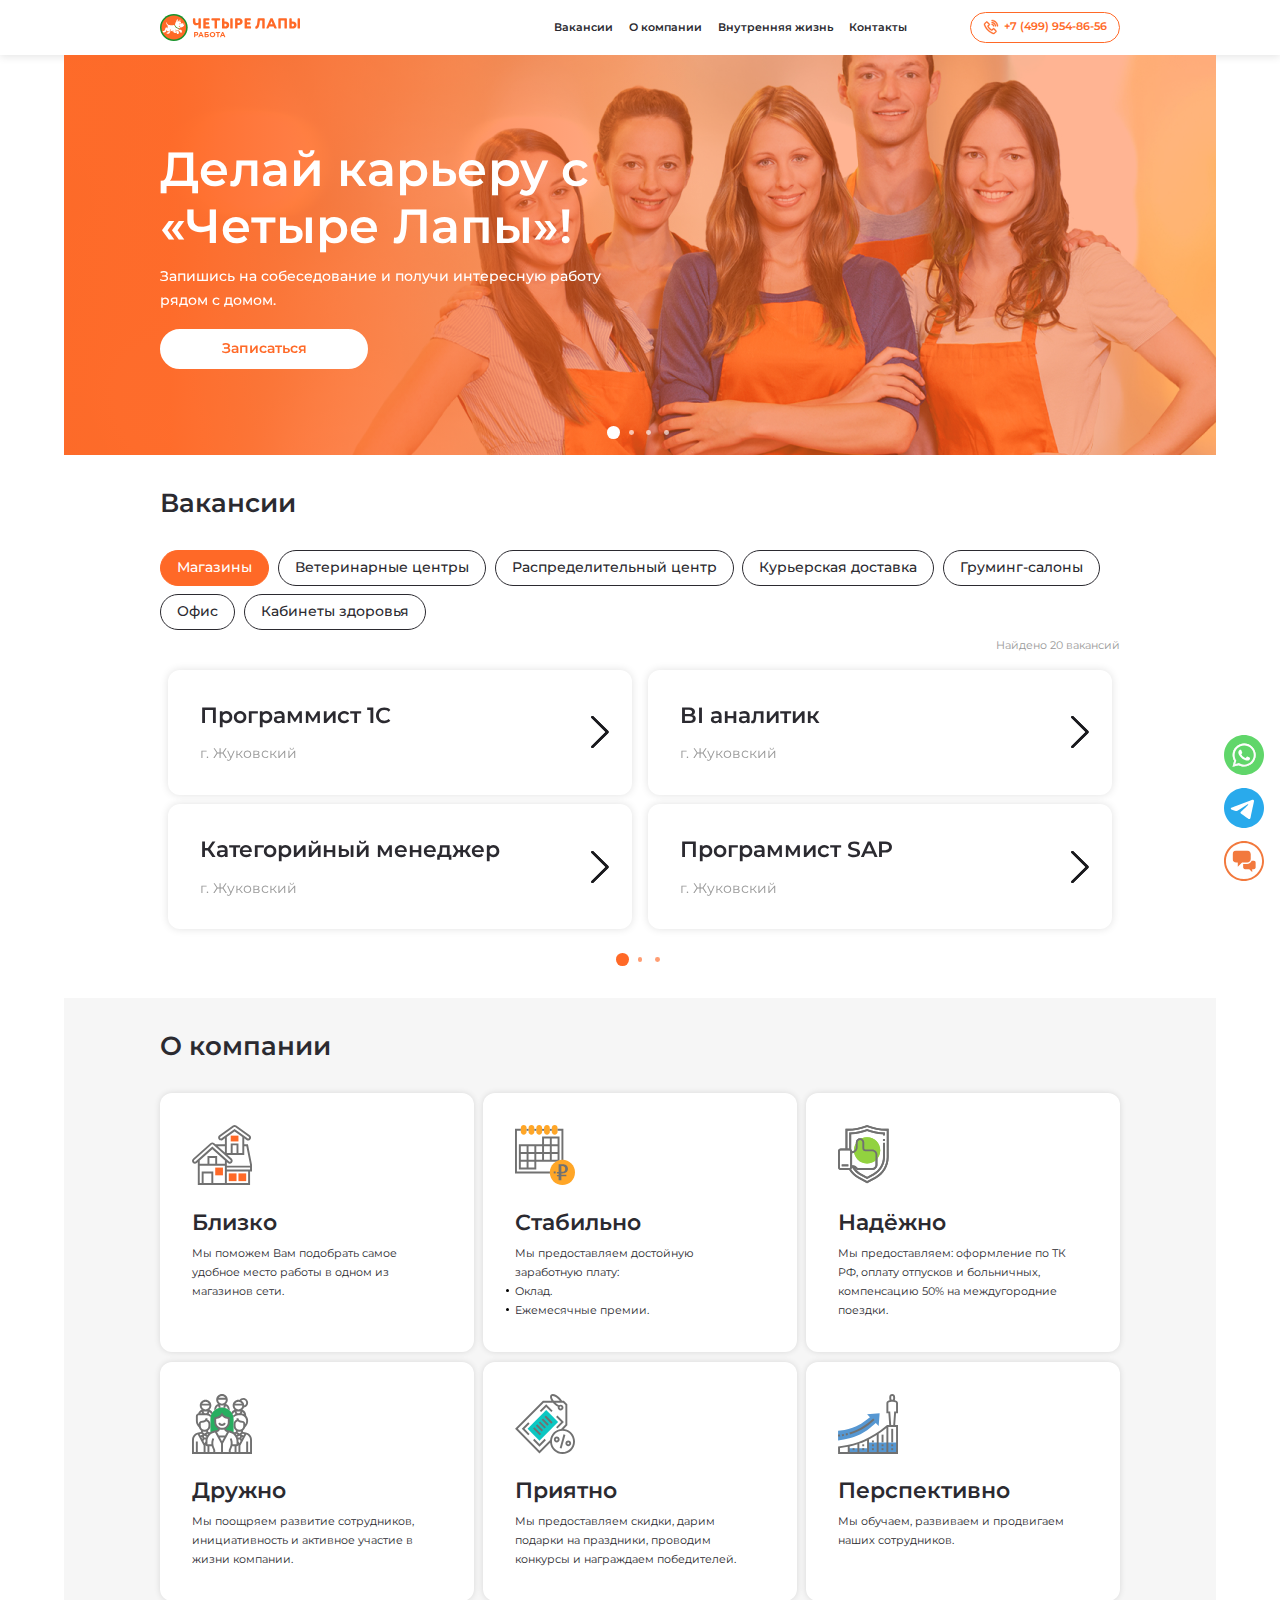
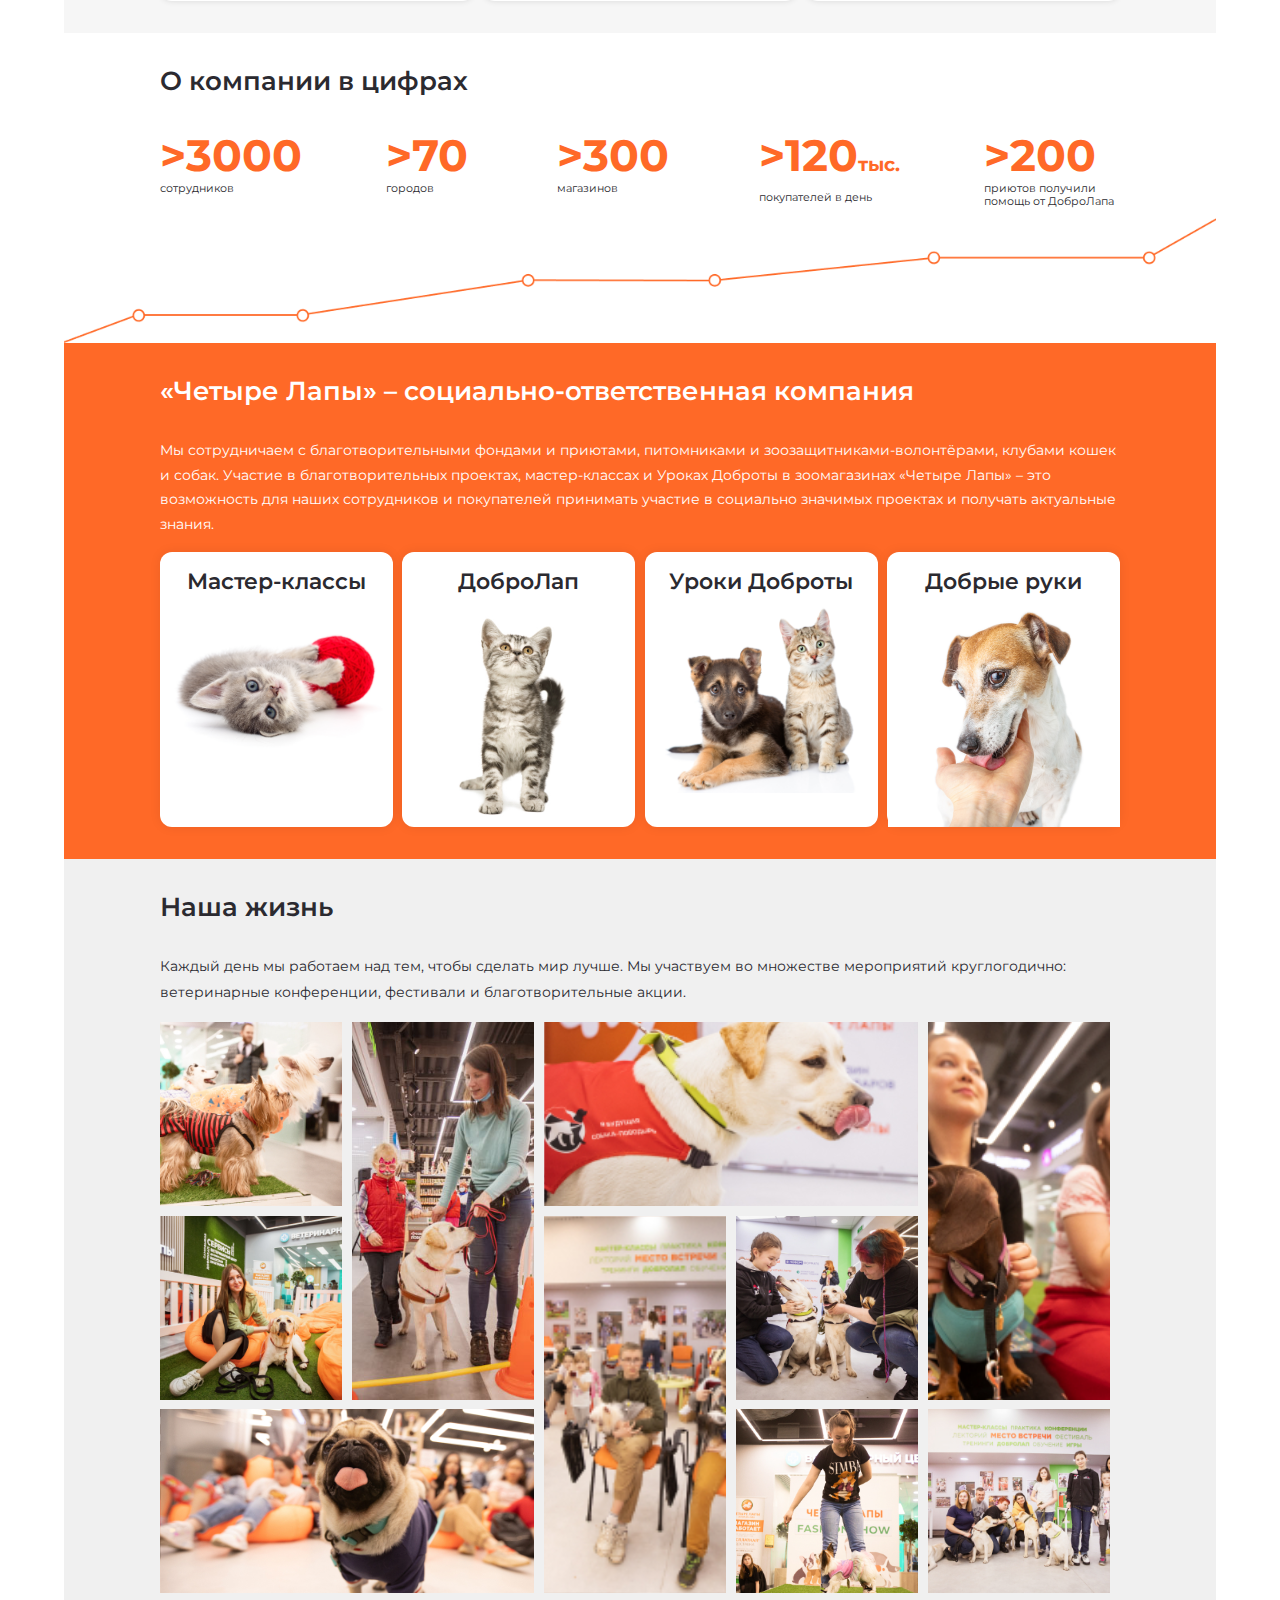
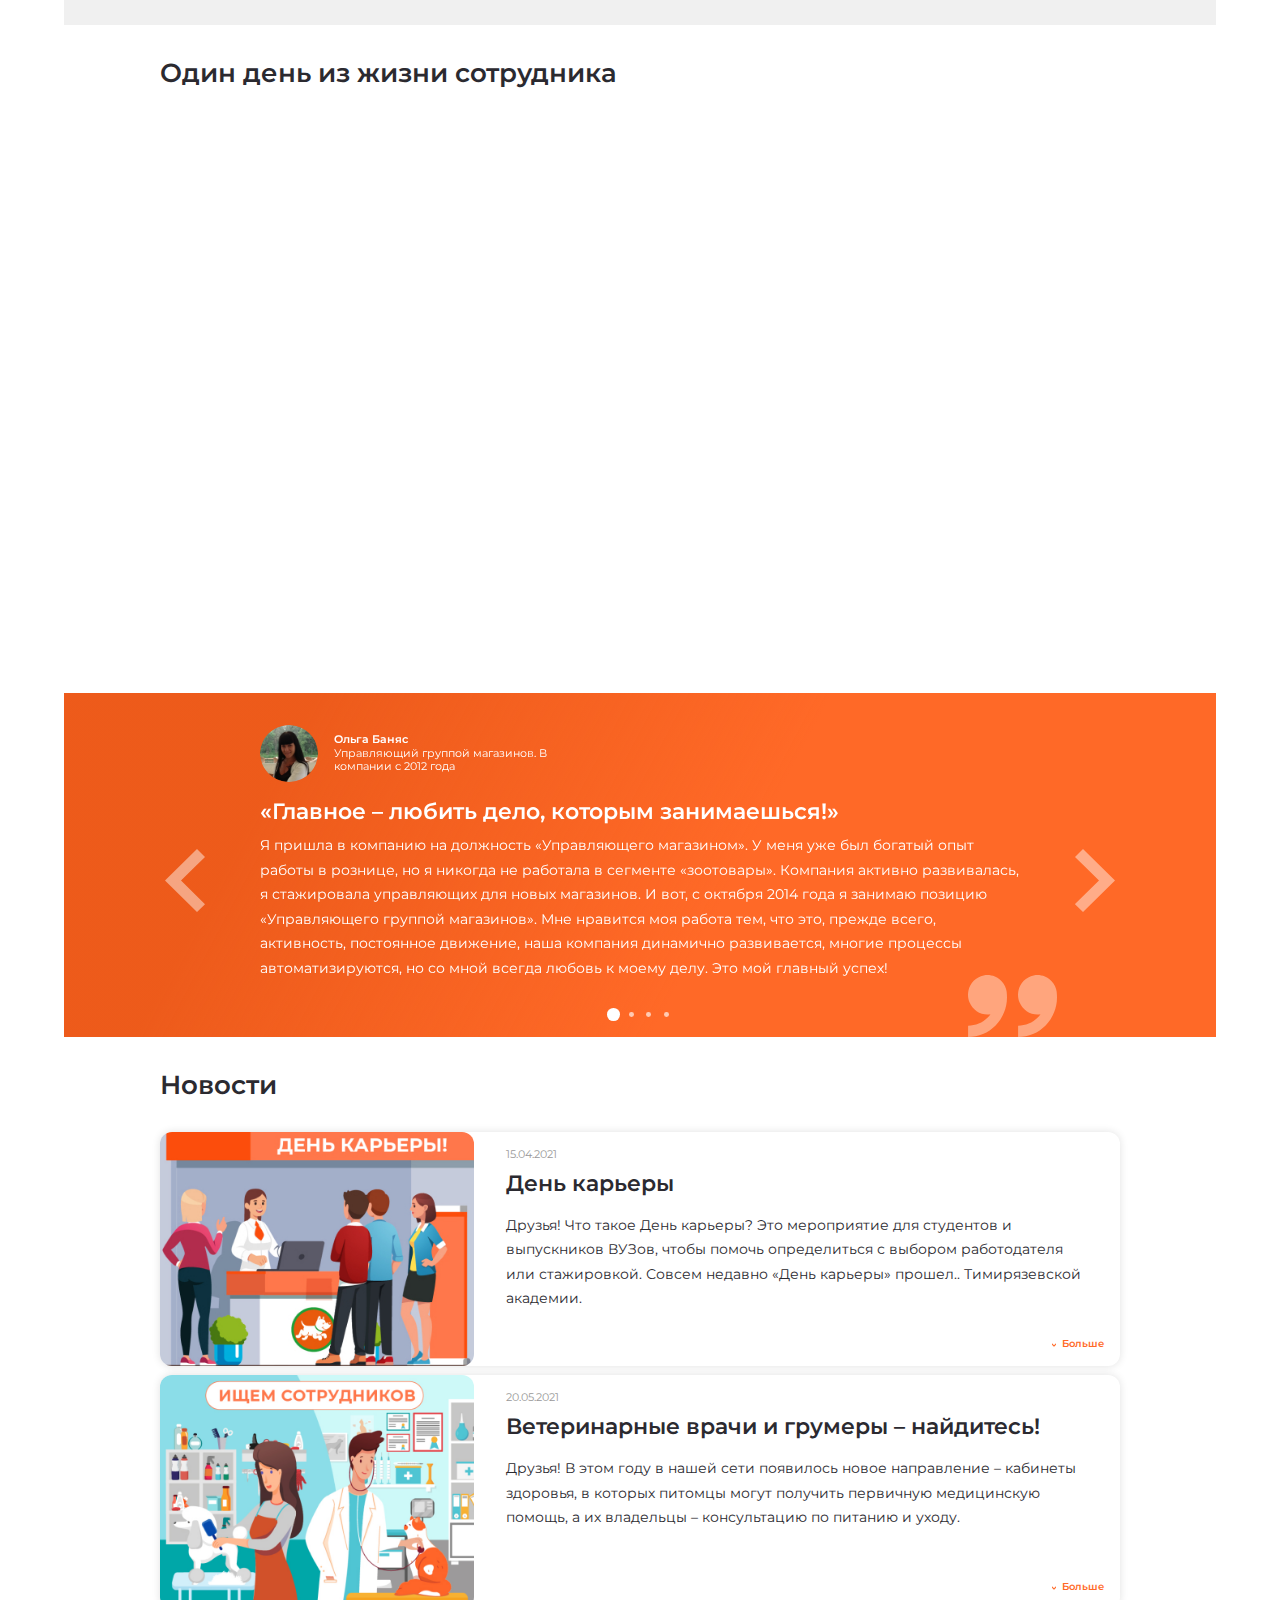
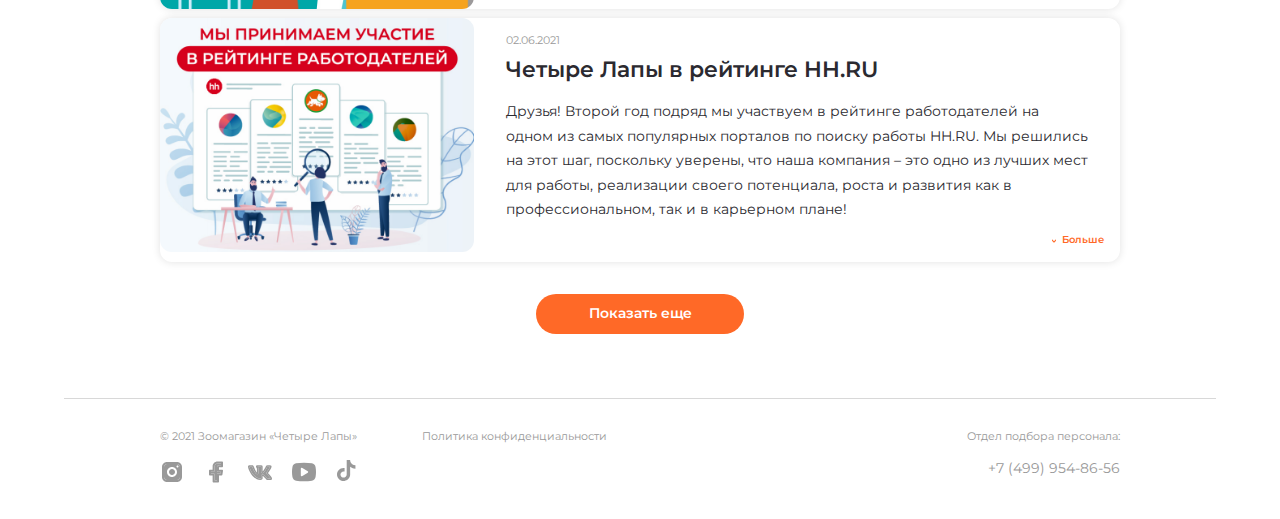
<file: index.html>
<!DOCTYPE html>
<html lang="ru-RU">
  <head>
    <meta charset="UTF-8">
    <meta name="viewport" content="width=device-width, initial-scale=1, minimum-scale=1, maximum-scale=1">
    <title>Главная</title>
    <link rel="preconnect" href="https://fonts.googleapis.com">
    <link rel="preconnect" href="https://fonts.gstatic.com" crossorigin>
    <link href="https://fonts.googleapis.com/css2?family=Montserrat:wght@400;500;600;700&amp;display=swap" rel="stylesheet">
    <link rel="stylesheet" href="libs/fancybox/jquery.fancybox.min.css">
    <link rel="stylesheet" href="libs/owl/assets/owl.carousel.min.css">
    <link rel="stylesheet" href="css/main.css">
  </head>
  <body>
    <header class="header">
      <div class="container">
        <div class="header__hamburger">
          <label class="header__menu-btn"><span></span></label>
        </div><a class="header__logo" href="/"><img src="img/logo.svg" alt=""></a>
        <div class="header__right">
          <nav class="header__nav">
            <ul>
              <li> <a href="">Вакансии</a></li>
              <li> <a href="">О компании</a></li>
              <li> <a href="">Внутренняя жизнь</a></li>
              <li> <a href="">Контакты</a></li>
            </ul>
          </nav>
          <div class="header__phone"><a class="phone-number" href="tel:+74999548656">
              <svg width="16" height="16" viewBox="0 0 16 16" fill="none" xmlns="http://www.w3.org/2000/svg"><path d="M8.73222 1V1.96461C11.6564 1.96461 14.0357 4.34478 14.0357 7.26996H15C15 3.8128 12.1882 1 8.73222 1ZM3.74211 2.44981C3.48947 2.44981 3.23635 2.53228 3.03048 2.69819L3.00685 2.71749L1.49053 4.28208L1.52283 4.2517C1.02141 4.68384 0.882557 5.36679 1.09807 5.94073C1.50451 7.11273 2.53966 9.37908 4.58344 11.4202C6.63059 13.471 8.91978 14.4626 10.0523 14.9048L10.0639 14.9087L10.075 14.9126C10.3585 15.0063 10.6615 15.0251 10.9545 14.9669C11.2474 14.9088 11.5203 14.7757 11.7465 14.5807L11.761 14.5687L13.2672 13.0615C13.6674 12.6612 13.6674 11.9599 13.2672 11.5601L11.2919 9.58165C10.8907 9.18037 10.1897 9.18037 9.78858 9.58165L8.83203 10.5385C8.48971 10.375 7.64693 9.95109 6.84562 9.18712C6.05588 8.4328 5.65234 7.56176 5.50625 7.22463L6.47052 6.26002C6.89335 5.83703 6.91746 5.1102 6.43002 4.72146L6.4739 4.76246L4.47689 2.71749L4.45423 2.69819C4.25219 2.53645 4.00088 2.44879 3.74211 2.44981ZM8.73222 2.92922V3.89383C10.5928 3.89383 12.1072 5.40827 12.1072 7.26996H13.0715C13.0715 4.87677 11.1251 2.92922 8.73222 2.92922ZM3.74307 3.41152C3.77779 3.41152 3.81154 3.42455 3.8448 3.45011L5.80566 5.45843L5.82928 5.47772C5.82349 5.47289 5.8476 5.5192 5.78878 5.57804L4.3631 7.00469L4.47303 7.29601C4.47303 7.29601 5.01736 8.77572 6.18027 9.8855C7.3239 10.9765 8.73415 11.5726 8.73415 11.5726L9.03452 11.7009L10.4703 10.2641C10.5518 10.1831 10.5287 10.1831 10.6101 10.2641L12.5855 12.2425C12.6674 12.3245 12.6674 12.2975 12.5855 12.38L11.1164 13.8496C10.8927 14.0396 10.6617 14.0893 10.3835 13.9971C9.29343 13.5708 7.15998 12.637 5.26518 10.7387C3.35688 8.83215 2.36754 6.66612 2.00497 5.61662L2.00304 5.61083L2.00015 5.60408C1.92735 5.41116 1.98086 5.13094 2.15202 4.98335L2.16793 4.96889L3.64038 3.45011C3.66941 3.42626 3.70552 3.41269 3.74307 3.41152ZM8.73222 4.85844V5.82305C9.52968 5.82305 10.1786 6.47223 10.1786 7.26996H11.1429C11.1429 5.94025 10.0615 4.85844 8.73222 4.85844Z" fill="#FF6927" stroke="#FF6927" stroke-width="0.4"/></svg>+7 (499) 954-86-56</a></div>
          <div class="header__footer">
            <div class="copyright">© 2021 Зоомагазин «Четыре Лапы»</div>
            <div class="socials"><a href="" target="_blank"><svg width="24" height="24" viewBox="0 0 24 24" fill="none" xmlns="http://www.w3.org/2000/svg"><path fill-rule="evenodd" clip-rule="evenodd" d="M2 7C2 4.23858 4.23858 2 7 2H17C19.7614 2 22 4.23858 22 7V17C22 19.7614 19.7614 22 17 22H7C4.23858 22 2 19.7614 2 17V7ZM7 4C5.34314 4 4 5.34314 4 7V17C4 18.6569 5.34314 20 7 20H17C18.6569 20 20 18.6569 20 17V7C20 5.34314 18.6569 4 17 4H7Z" fill="#999999"/><path fill-rule="evenodd" clip-rule="evenodd" d="M4 7C4 5.34314 5.34314 4 7 4H17C18.6569 4 20 5.34314 20 7V17C20 18.6569 18.6569 20 17 20H7C5.34314 20 4 18.6569 4 17V7ZM7 12C7 9.23856 9.23856 7 12 7C14.7614 7 17 9.23856 17 12C17 14.7614 14.7614 17 12 17C9.23856 17 7 14.7614 7 12ZM18.5 6.5C18.5 7.0523 18.0523 7.5 17.5 7.5C16.9477 7.5 16.5 7.0523 16.5 6.5C16.5 5.9477 16.9477 5.5 17.5 5.5C18.0523 5.5 18.5 5.9477 18.5 6.5Z" fill="#999999"/><path d="M9 12C9 10.3431 10.3431 9 12 9C13.6569 9 15 10.3431 15 12C15 13.6569 13.6569 15 12 15C10.3431 15 9 13.6569 9 12Z" fill="#999999"/></svg></a><a href="" target="_blank"><svg width="24" height="24" viewBox="0 0 24 24" fill="none" xmlns="http://www.w3.org/2000/svg"><path fill-rule="evenodd" clip-rule="evenodd" d="M13.5494 3.5L13.5199 3.50015C11.8997 3.51653 10.5995 4.8432 10.6158 6.46339L10.5757 10.7467C10.5686 11.2939 10.123 11.7337 9.57575 11.7337H7V13.5322H9.62255C10.1748 13.5322 10.6225 13.9799 10.6225 14.5322V20.5H13.0101V14.5322C13.0101 13.9799 13.4579 13.5322 14.0101 13.5322H16.5577L16.8344 11.7337H14.0101C13.4579 11.7337 13.0101 11.286 13.0101 10.7337V7.2833C13.0101 6.1879 13.8981 5.29985 14.9935 5.29985H17V3.5H13.5494ZM13.4996 1.50025L13.5494 1.5H18C18.5523 1.5 19 1.94772 19 2.5V6.29985C19 6.85214 18.5523 7.29985 18 7.29985H15.0101V9.7337H18C18.2918 9.7337 18.569 9.86113 18.759 10.0826C18.9489 10.304 19.0327 10.5974 18.9884 10.8858L18.404 14.6842C18.329 15.172 17.9092 15.5322 17.4156 15.5322H15.0101V21.5C15.0101 22.0523 14.5624 22.5 14.0101 22.5H9.62255C9.07026 22.5 8.62255 22.0523 8.62255 21.5V15.5322H6C5.44772 15.5322 5 15.0844 5 14.5322V10.7337C5 10.1814 5.44772 9.7337 6 9.7337H8.58865L8.62248 7.12674L8.61595 6.48371C8.58842 3.75903 10.7749 1.52785 13.4996 1.50025Z" fill="#999999"/><path d="M13.5199 3.50015L13.5494 3.5H17V5.29985H14.9935C13.8981 5.29985 13.0101 6.1879 13.0101 7.2833V10.7337C13.0101 11.286 13.4579 11.7337 14.0101 11.7337H16.8344L16.5577 13.5322H14.0101C13.4579 13.5322 13.0101 13.9799 13.0101 14.5322V20.5H10.6225V14.5322C10.6225 13.9799 10.1748 13.5322 9.62255 13.5322H7V11.7337H9.57575C10.123 11.7337 10.5686 11.2939 10.5757 10.7467L10.6158 6.46339C10.5995 4.8432 11.8997 3.51653 13.5199 3.50015Z" fill="#999999"/></svg></a><a href="" target="_blank"><svg width="24" height="24" viewBox="0 0 24 24" fill="none" xmlns="http://www.w3.org/2000/svg"><path d="M12.1449 19.9999C15.6168 19.9999 14.3788 17.8508 14.6468 17.2328C14.6428 16.7713 14.6388 16.3274 14.6548 16.0575C14.8748 16.1181 15.3938 16.3753 16.4658 17.3941C18.1208 19.027 18.5438 19.9999 19.8808 19.9999H22.3418C23.1217 19.9999 23.5277 19.6841 23.7307 19.4191C23.9267 19.1629 24.1187 18.7132 23.9087 18.0131C23.3597 16.3274 20.1578 13.4165 19.9588 13.1095C19.9888 13.0528 20.0368 12.9775 20.0618 12.9384H20.0598C20.6918 12.122 23.1037 8.58827 23.4587 7.17441C23.4597 7.17245 23.4607 7.16952 23.4607 7.16658C23.6527 6.52125 23.4767 6.10276 23.2947 5.86614C23.0207 5.51219 22.5848 5.33325 21.9958 5.33325H19.5348C18.7108 5.33325 18.0858 5.73903 17.7698 6.47921C17.2408 7.79432 15.7548 10.4989 14.6408 11.4561C14.6068 10.0999 14.6298 9.06445 14.6478 8.29494C14.6838 6.79405 14.7998 5.33325 13.2069 5.33325H9.3389C8.34091 5.33325 7.38592 6.39903 8.41991 7.66427C9.3239 8.77307 8.7449 9.39103 8.9399 12.4671C8.17991 11.6702 6.82793 9.51814 5.87194 6.76765C5.60394 6.02356 5.19794 5.33423 4.05496 5.33423H1.59398C0.595993 5.33423 0 5.86614 0 6.7569C0 8.75743 4.52895 19.9999 12.1449 19.9999ZM4.05496 6.8009C4.27195 6.8009 4.29395 6.8009 4.45495 7.24774C5.43394 10.0667 7.62992 14.2379 9.2339 14.2379C10.4389 14.2379 10.4389 13.0303 10.4389 12.5757L10.4379 8.95592C10.3719 7.75814 9.92589 7.1617 9.63289 6.79992L13.1409 6.80383C13.1429 6.82045 13.1209 10.8078 13.1509 11.7739C13.1509 13.1457 14.2648 13.9318 16.0038 12.2109C17.8388 10.186 19.1078 7.15876 19.1588 7.03556C19.2338 6.85956 19.2988 6.79992 19.5348 6.79992H21.9958H22.0058C22.0048 6.80285 22.0048 6.80578 22.0038 6.80872C21.7788 7.83538 19.5578 11.107 18.8148 12.1229C18.8028 12.1386 18.7918 12.1552 18.7808 12.1718C18.4538 12.694 18.1878 13.2709 18.8258 14.0824C18.8838 14.1509 19.0358 14.3112 19.2558 14.5341C19.2623 14.5408 19.2691 14.5475 19.2759 14.5544C19.9845 15.2695 22.2877 17.5938 22.4938 18.5235C22.3558 18.545 22.2058 18.5293 19.8808 18.5342C19.3858 18.5342 18.9988 17.8107 17.5218 16.3538C16.1938 15.0905 15.3318 14.5742 14.5468 14.5742C13.0229 14.5742 13.1339 15.7837 13.1479 17.2465C13.1529 18.8325 13.1429 18.3309 13.1539 18.4306C13.0649 18.4648 12.8099 18.5333 12.1449 18.5333C5.79994 18.5333 1.66798 8.68605 1.50898 6.80383C1.56398 6.79894 2.32097 6.80187 4.05496 6.8009Z" fill="#999999"/><path d="M4.05496 6.8009C4.27195 6.8009 4.29395 6.8009 4.45495 7.24774C5.43394 10.0667 7.62992 14.2379 9.2339 14.2379C10.4389 14.2379 10.4389 13.0303 10.4389 12.5757L10.4379 8.95592C10.3719 7.75814 9.92589 7.1617 9.63289 6.79992L13.1409 6.80383C13.1429 6.82045 13.1209 10.8078 13.1509 11.7739C13.1509 13.1457 14.2648 13.9318 16.0038 12.2109C17.8388 10.186 19.1078 7.15876 19.1588 7.03556C19.2338 6.85956 19.2988 6.79992 19.5348 6.79992H21.9958H22.0058C22.0048 6.80285 22.0048 6.80578 22.0038 6.80872C21.7788 7.83538 19.5578 11.107 18.8148 12.1229C18.8028 12.1386 18.7918 12.1552 18.7808 12.1718C18.4538 12.694 18.1878 13.2709 18.8258 14.0824C18.8838 14.1509 19.0358 14.3112 19.2558 14.5341L19.2759 14.5544C19.9845 15.2695 22.2877 17.5938 22.4938 18.5235C22.3558 18.545 22.2058 18.5293 19.8808 18.5342C19.3858 18.5342 18.9988 17.8107 17.5218 16.3538C16.1938 15.0905 15.3318 14.5742 14.5468 14.5742C13.0229 14.5742 13.1339 15.7837 13.1479 17.2465C13.1529 18.8325 13.1429 18.3309 13.1539 18.4306C13.0649 18.4648 12.8099 18.5333 12.1449 18.5333C5.79994 18.5333 1.66798 8.68605 1.50898 6.80383C1.56398 6.79894 2.32097 6.80187 4.05496 6.8009Z" fill="#999999"/></svg></a><a href="" target="_blank"><svg width="24" height="24" viewBox="0 0 24 24" fill="none" xmlns="http://www.w3.org/2000/svg"><g clip-path="url(#clip0_427_787)"><path fill-rule="evenodd" clip-rule="evenodd" d="M4.096 3.27118C8.751 2.58018 15.251 2.58018 19.904 3.27118C21.766 3.54718 23.233 5.00918 23.553 6.90618C24.149 10.4292 24.149 13.5712 23.553 17.0942C23.231 18.9932 21.765 20.4542 19.905 20.7302C17.582 21.0762 14.797 21.2482 12.011 21.2482C9.22 21.2482 6.428 21.0752 4.096 20.7292C2.234 20.4532 0.767 18.9922 0.447 17.0932C-0.149 13.5712 -0.149 10.4302 0.447 6.90718C0.767 5.00918 2.234 3.54718 4.096 3.27118ZM8.80469 8.4999C8.80469 7.9179 9.44169 7.5589 9.93869 7.8559L15.8087 11.3609C16.2947 11.6529 16.2957 12.3589 15.8077 12.6499L9.93869 16.1449C9.44269 16.4389 8.80469 16.0849 8.80469 15.4999V8.4999Z" fill="#999999"/></g><defs><clipPath id="clip0_427_787"><rect width="24" height="24" fill="white"/></clipPath></defs></svg></a><a href="" target="_blank"><svg width="24" height="24" viewBox="0 0 24 24" fill="none" xmlns="http://www.w3.org/2000/svg"><g clip-path="url(#clip0_427_792)"><path d="M19.4405 5.25811C18.2402 5.25811 17.1327 4.86047 16.2433 4.18965C15.2233 3.42065 14.4905 2.29262 14.2317 0.992469C14.1676 0.671231 14.1331 0.339723 14.1298 0H10.7009V9.3693L10.6968 14.5013C10.6968 15.8733 9.80337 17.0367 8.56483 17.4458C8.20539 17.5646 7.81719 17.6208 7.41298 17.5987C6.89703 17.5703 6.41353 17.4146 5.99329 17.1632C5.099 16.6284 4.49267 15.6581 4.47624 14.5481C4.45036 12.8134 5.8528 11.399 7.58633 11.399C7.92852 11.399 8.25715 11.4549 8.56483 11.5563V8.99548V8.0749C8.24031 8.02684 7.91003 8.00178 7.57606 8.00178C5.67862 8.00178 3.90401 8.7905 2.63549 10.2114C1.6767 11.2852 1.1016 12.6552 1.01287 14.0917C0.896614 15.9789 1.58715 17.7728 2.92633 19.0964C3.1231 19.2907 3.32972 19.471 3.5458 19.6374C4.69396 20.521 6.09763 21 7.57606 21C7.91003 21 8.24031 20.9754 8.56483 20.9273C9.94591 20.7227 11.2202 20.0905 12.2258 19.0964C13.4615 17.8751 14.1442 16.2537 14.1516 14.528L14.1339 6.8643C14.7234 7.31905 15.3679 7.69533 16.0597 7.9874C17.1356 8.44133 18.2763 8.67137 19.4504 8.67096V6.18116V5.25729C19.4512 5.25811 19.4413 5.25811 19.4405 5.25811Z" fill="#999999"/></g><defs><clipPath id="clip0_427_792"><rect width="24" height="24" fill="white"/></clipPath></defs></svg></a></div>
          </div>
        </div>
      </div>
    </header>
    <main>
      <section class="slider owl-carousel">
        <div class="slider__slide" style="background-image:url(img/shutterstock_1806679306-team21.jpg)">
          <div class="container">
            <div class="slider__desc">
              <div class="slider__name">Делай карьеру с «Четыре Лапы»!</div>
              <div class="slider__text">Запишись на собеседование и получи интересную работу рядом с домом.</div><a class="button button_white" href="">Записаться</a>
            </div>
          </div>
        </div>
        <div class="slider__slide" style="background-image:url(img/shutterstock_1806679306-team21.jpg)">
          <div class="container">
            <div class="slider__desc">
              <div class="slider__name">Делай карьеру с «Четыре Лапы»!</div>
              <div class="slider__text">Запишись на собеседование и получи интересную работу рядом с домом.</div><a class="button button_white" href="">Записаться</a>
            </div>
          </div>
        </div>
        <div class="slider__slide" style="background-image:url(img/shutterstock_1806679306-team21.jpg)">
          <div class="container">
            <div class="slider__desc">
              <div class="slider__name">Делай карьеру с «Четыре Лапы»!</div>
              <div class="slider__text">Запишись на собеседование и получи интересную работу рядом с домом.</div><a class="button button_white" href="">Записаться</a>
            </div>
          </div>
        </div>
        <div class="slider__slide" style="background-image:url(img/shutterstock_1806679306-team21.jpg)">
          <div class="container">
            <div class="slider__desc">
              <div class="slider__name">Делай карьеру с «Четыре Лапы»!</div>
              <div class="slider__text">Запишись на собеседование и получи интересную работу рядом с домом.</div><a class="button button_white" href="">Записаться</a>
            </div>
          </div>
        </div>
      </section>
      <section class="main-vacancies">
        <div class="container"> 
          <h2 class="h2-title">Вакансии</h2>
          <div class="tabs">
            <ul>
              <li>Магазины</li>
              <li>Ветеринарные центры</li>
              <li>Распределительный центр</li>
              <li>Курьерская доставка</li>
              <li>Груминг-салоны</li>
              <li>Офис</li>
              <li>Кабинеты здоровья</li>
            </ul>
            <div> 
              <div>
                <div class="main-vacancies__count">Найдено 20 вакансий</div>
                <div class="main-vacancies__slider owl-carousel">
                  <div class="main-vacancies__items"><a class="main-vacancies__item" href="">
                      <div class="main-vacancies__name">Программист 1С</div>
                      <div class="main-vacancies__city">г. Жуковский</div><svg width="22" height="40" viewBox="0 0 22 40" fill="none" xmlns="http://www.w3.org/2000/svg"><path d="M21.3456 18.9023L2.84444 0.452333C2.23827 -0.151805 1.25687 -0.150789 0.651714 0.455458C0.0470289 1.06163 0.0485914 2.04358 0.654839 2.64818L18.0548 20.0001L0.654214 37.3519C0.0480443 37.9566 0.0464818 38.9379 0.651089 39.5441C0.954447 39.848 1.35187 40 1.74929 40C2.14569 40 2.54155 39.849 2.84436 39.5472L21.3456 21.0977C21.6376 20.8072 21.8014 20.4119 21.8014 20.0001C21.8014 19.5882 21.6371 19.1933 21.3456 18.9023Z" fill="#19191D"/></svg></a><a class="main-vacancies__item" href="">
                      <div class="main-vacancies__name">Категорийный менеджер</div>
                      <div class="main-vacancies__city">г. Жуковский</div><svg width="22" height="40" viewBox="0 0 22 40" fill="none" xmlns="http://www.w3.org/2000/svg"><path d="M21.3456 18.9023L2.84444 0.452333C2.23827 -0.151805 1.25687 -0.150789 0.651714 0.455458C0.0470289 1.06163 0.0485914 2.04358 0.654839 2.64818L18.0548 20.0001L0.654214 37.3519C0.0480443 37.9566 0.0464818 38.9379 0.651089 39.5441C0.954447 39.848 1.35187 40 1.74929 40C2.14569 40 2.54155 39.849 2.84436 39.5472L21.3456 21.0977C21.6376 20.8072 21.8014 20.4119 21.8014 20.0001C21.8014 19.5882 21.6371 19.1933 21.3456 18.9023Z" fill="#19191D"/></svg></a></div>
                  <div class="main-vacancies__items"><a class="main-vacancies__item" href="">
                      <div class="main-vacancies__name">BI аналитик</div>
                      <div class="main-vacancies__city">г. Жуковский</div><svg width="22" height="40" viewBox="0 0 22 40" fill="none" xmlns="http://www.w3.org/2000/svg"><path d="M21.3456 18.9023L2.84444 0.452333C2.23827 -0.151805 1.25687 -0.150789 0.651714 0.455458C0.0470289 1.06163 0.0485914 2.04358 0.654839 2.64818L18.0548 20.0001L0.654214 37.3519C0.0480443 37.9566 0.0464818 38.9379 0.651089 39.5441C0.954447 39.848 1.35187 40 1.74929 40C2.14569 40 2.54155 39.849 2.84436 39.5472L21.3456 21.0977C21.6376 20.8072 21.8014 20.4119 21.8014 20.0001C21.8014 19.5882 21.6371 19.1933 21.3456 18.9023Z" fill="#19191D"/></svg></a><a class="main-vacancies__item" href="">
                      <div class="main-vacancies__name">Программист SAP</div>
                      <div class="main-vacancies__city">г. Жуковский</div><svg width="22" height="40" viewBox="0 0 22 40" fill="none" xmlns="http://www.w3.org/2000/svg"><path d="M21.3456 18.9023L2.84444 0.452333C2.23827 -0.151805 1.25687 -0.150789 0.651714 0.455458C0.0470289 1.06163 0.0485914 2.04358 0.654839 2.64818L18.0548 20.0001L0.654214 37.3519C0.0480443 37.9566 0.0464818 38.9379 0.651089 39.5441C0.954447 39.848 1.35187 40 1.74929 40C2.14569 40 2.54155 39.849 2.84436 39.5472L21.3456 21.0977C21.6376 20.8072 21.8014 20.4119 21.8014 20.0001C21.8014 19.5882 21.6371 19.1933 21.3456 18.9023Z" fill="#19191D"/></svg></a></div>
                  <div class="main-vacancies__items"><a class="main-vacancies__item" href="">
                      <div class="main-vacancies__name">Программист 1С</div>
                      <div class="main-vacancies__city">г. Жуковский</div><svg width="22" height="40" viewBox="0 0 22 40" fill="none" xmlns="http://www.w3.org/2000/svg"><path d="M21.3456 18.9023L2.84444 0.452333C2.23827 -0.151805 1.25687 -0.150789 0.651714 0.455458C0.0470289 1.06163 0.0485914 2.04358 0.654839 2.64818L18.0548 20.0001L0.654214 37.3519C0.0480443 37.9566 0.0464818 38.9379 0.651089 39.5441C0.954447 39.848 1.35187 40 1.74929 40C2.14569 40 2.54155 39.849 2.84436 39.5472L21.3456 21.0977C21.6376 20.8072 21.8014 20.4119 21.8014 20.0001C21.8014 19.5882 21.6371 19.1933 21.3456 18.9023Z" fill="#19191D"/></svg></a><a class="main-vacancies__item" href="">
                      <div class="main-vacancies__name">Категорийный менеджер</div>
                      <div class="main-vacancies__city">г. Жуковский</div><svg width="22" height="40" viewBox="0 0 22 40" fill="none" xmlns="http://www.w3.org/2000/svg"><path d="M21.3456 18.9023L2.84444 0.452333C2.23827 -0.151805 1.25687 -0.150789 0.651714 0.455458C0.0470289 1.06163 0.0485914 2.04358 0.654839 2.64818L18.0548 20.0001L0.654214 37.3519C0.0480443 37.9566 0.0464818 38.9379 0.651089 39.5441C0.954447 39.848 1.35187 40 1.74929 40C2.14569 40 2.54155 39.849 2.84436 39.5472L21.3456 21.0977C21.6376 20.8072 21.8014 20.4119 21.8014 20.0001C21.8014 19.5882 21.6371 19.1933 21.3456 18.9023Z" fill="#19191D"/></svg></a></div>
                  <div class="main-vacancies__items"><a class="main-vacancies__item" href="">
                      <div class="main-vacancies__name">BI аналитик</div>
                      <div class="main-vacancies__city">г. Жуковский</div><svg width="22" height="40" viewBox="0 0 22 40" fill="none" xmlns="http://www.w3.org/2000/svg"><path d="M21.3456 18.9023L2.84444 0.452333C2.23827 -0.151805 1.25687 -0.150789 0.651714 0.455458C0.0470289 1.06163 0.0485914 2.04358 0.654839 2.64818L18.0548 20.0001L0.654214 37.3519C0.0480443 37.9566 0.0464818 38.9379 0.651089 39.5441C0.954447 39.848 1.35187 40 1.74929 40C2.14569 40 2.54155 39.849 2.84436 39.5472L21.3456 21.0977C21.6376 20.8072 21.8014 20.4119 21.8014 20.0001C21.8014 19.5882 21.6371 19.1933 21.3456 18.9023Z" fill="#19191D"/></svg></a><a class="main-vacancies__item" href="">
                      <div class="main-vacancies__name">Программист SAP</div>
                      <div class="main-vacancies__city">г. Жуковский</div><svg width="22" height="40" viewBox="0 0 22 40" fill="none" xmlns="http://www.w3.org/2000/svg"><path d="M21.3456 18.9023L2.84444 0.452333C2.23827 -0.151805 1.25687 -0.150789 0.651714 0.455458C0.0470289 1.06163 0.0485914 2.04358 0.654839 2.64818L18.0548 20.0001L0.654214 37.3519C0.0480443 37.9566 0.0464818 38.9379 0.651089 39.5441C0.954447 39.848 1.35187 40 1.74929 40C2.14569 40 2.54155 39.849 2.84436 39.5472L21.3456 21.0977C21.6376 20.8072 21.8014 20.4119 21.8014 20.0001C21.8014 19.5882 21.6371 19.1933 21.3456 18.9023Z" fill="#19191D"/></svg></a></div>
                  <div class="main-vacancies__items"><a class="main-vacancies__item" href="">
                      <div class="main-vacancies__name">Программист 1С</div>
                      <div class="main-vacancies__city">г. Жуковский</div><svg width="22" height="40" viewBox="0 0 22 40" fill="none" xmlns="http://www.w3.org/2000/svg"><path d="M21.3456 18.9023L2.84444 0.452333C2.23827 -0.151805 1.25687 -0.150789 0.651714 0.455458C0.0470289 1.06163 0.0485914 2.04358 0.654839 2.64818L18.0548 20.0001L0.654214 37.3519C0.0480443 37.9566 0.0464818 38.9379 0.651089 39.5441C0.954447 39.848 1.35187 40 1.74929 40C2.14569 40 2.54155 39.849 2.84436 39.5472L21.3456 21.0977C21.6376 20.8072 21.8014 20.4119 21.8014 20.0001C21.8014 19.5882 21.6371 19.1933 21.3456 18.9023Z" fill="#19191D"/></svg></a><a class="main-vacancies__item" href="">
                      <div class="main-vacancies__name">Категорийный менеджер</div>
                      <div class="main-vacancies__city">г. Жуковский</div><svg width="22" height="40" viewBox="0 0 22 40" fill="none" xmlns="http://www.w3.org/2000/svg"><path d="M21.3456 18.9023L2.84444 0.452333C2.23827 -0.151805 1.25687 -0.150789 0.651714 0.455458C0.0470289 1.06163 0.0485914 2.04358 0.654839 2.64818L18.0548 20.0001L0.654214 37.3519C0.0480443 37.9566 0.0464818 38.9379 0.651089 39.5441C0.954447 39.848 1.35187 40 1.74929 40C2.14569 40 2.54155 39.849 2.84436 39.5472L21.3456 21.0977C21.6376 20.8072 21.8014 20.4119 21.8014 20.0001C21.8014 19.5882 21.6371 19.1933 21.3456 18.9023Z" fill="#19191D"/></svg></a></div>
                  <div class="main-vacancies__items"><a class="main-vacancies__item" href="">
                      <div class="main-vacancies__name">BI аналитик</div>
                      <div class="main-vacancies__city">г. Жуковский</div><svg width="22" height="40" viewBox="0 0 22 40" fill="none" xmlns="http://www.w3.org/2000/svg"><path d="M21.3456 18.9023L2.84444 0.452333C2.23827 -0.151805 1.25687 -0.150789 0.651714 0.455458C0.0470289 1.06163 0.0485914 2.04358 0.654839 2.64818L18.0548 20.0001L0.654214 37.3519C0.0480443 37.9566 0.0464818 38.9379 0.651089 39.5441C0.954447 39.848 1.35187 40 1.74929 40C2.14569 40 2.54155 39.849 2.84436 39.5472L21.3456 21.0977C21.6376 20.8072 21.8014 20.4119 21.8014 20.0001C21.8014 19.5882 21.6371 19.1933 21.3456 18.9023Z" fill="#19191D"/></svg></a><a class="main-vacancies__item" href="">
                      <div class="main-vacancies__name">Программист SAP</div>
                      <div class="main-vacancies__city">г. Жуковский</div><svg width="22" height="40" viewBox="0 0 22 40" fill="none" xmlns="http://www.w3.org/2000/svg"><path d="M21.3456 18.9023L2.84444 0.452333C2.23827 -0.151805 1.25687 -0.150789 0.651714 0.455458C0.0470289 1.06163 0.0485914 2.04358 0.654839 2.64818L18.0548 20.0001L0.654214 37.3519C0.0480443 37.9566 0.0464818 38.9379 0.651089 39.5441C0.954447 39.848 1.35187 40 1.74929 40C2.14569 40 2.54155 39.849 2.84436 39.5472L21.3456 21.0977C21.6376 20.8072 21.8014 20.4119 21.8014 20.0001C21.8014 19.5882 21.6371 19.1933 21.3456 18.9023Z" fill="#19191D"/></svg></a></div>
                </div>
              </div>
              <div>
                <div class="main-vacancies__count">Найдено 20 вакансий</div>
                <div class="main-vacancies__slider owl-carousel">
                  <div class="main-vacancies__items"><a class="main-vacancies__item" href="">
                      <div class="main-vacancies__name">Программист 1С</div>
                      <div class="main-vacancies__city">г. Жуковский</div><svg width="22" height="40" viewBox="0 0 22 40" fill="none" xmlns="http://www.w3.org/2000/svg"><path d="M21.3456 18.9023L2.84444 0.452333C2.23827 -0.151805 1.25687 -0.150789 0.651714 0.455458C0.0470289 1.06163 0.0485914 2.04358 0.654839 2.64818L18.0548 20.0001L0.654214 37.3519C0.0480443 37.9566 0.0464818 38.9379 0.651089 39.5441C0.954447 39.848 1.35187 40 1.74929 40C2.14569 40 2.54155 39.849 2.84436 39.5472L21.3456 21.0977C21.6376 20.8072 21.8014 20.4119 21.8014 20.0001C21.8014 19.5882 21.6371 19.1933 21.3456 18.9023Z" fill="#19191D"/></svg></a><a class="main-vacancies__item" href="">
                      <div class="main-vacancies__name">Категорийный менеджер</div>
                      <div class="main-vacancies__city">г. Жуковский</div><svg width="22" height="40" viewBox="0 0 22 40" fill="none" xmlns="http://www.w3.org/2000/svg"><path d="M21.3456 18.9023L2.84444 0.452333C2.23827 -0.151805 1.25687 -0.150789 0.651714 0.455458C0.0470289 1.06163 0.0485914 2.04358 0.654839 2.64818L18.0548 20.0001L0.654214 37.3519C0.0480443 37.9566 0.0464818 38.9379 0.651089 39.5441C0.954447 39.848 1.35187 40 1.74929 40C2.14569 40 2.54155 39.849 2.84436 39.5472L21.3456 21.0977C21.6376 20.8072 21.8014 20.4119 21.8014 20.0001C21.8014 19.5882 21.6371 19.1933 21.3456 18.9023Z" fill="#19191D"/></svg></a></div>
                  <div class="main-vacancies__items"><a class="main-vacancies__item" href="">
                      <div class="main-vacancies__name">BI аналитик</div>
                      <div class="main-vacancies__city">г. Жуковский</div><svg width="22" height="40" viewBox="0 0 22 40" fill="none" xmlns="http://www.w3.org/2000/svg"><path d="M21.3456 18.9023L2.84444 0.452333C2.23827 -0.151805 1.25687 -0.150789 0.651714 0.455458C0.0470289 1.06163 0.0485914 2.04358 0.654839 2.64818L18.0548 20.0001L0.654214 37.3519C0.0480443 37.9566 0.0464818 38.9379 0.651089 39.5441C0.954447 39.848 1.35187 40 1.74929 40C2.14569 40 2.54155 39.849 2.84436 39.5472L21.3456 21.0977C21.6376 20.8072 21.8014 20.4119 21.8014 20.0001C21.8014 19.5882 21.6371 19.1933 21.3456 18.9023Z" fill="#19191D"/></svg></a><a class="main-vacancies__item" href="">
                      <div class="main-vacancies__name">Программист SAP</div>
                      <div class="main-vacancies__city">г. Жуковский</div><svg width="22" height="40" viewBox="0 0 22 40" fill="none" xmlns="http://www.w3.org/2000/svg"><path d="M21.3456 18.9023L2.84444 0.452333C2.23827 -0.151805 1.25687 -0.150789 0.651714 0.455458C0.0470289 1.06163 0.0485914 2.04358 0.654839 2.64818L18.0548 20.0001L0.654214 37.3519C0.0480443 37.9566 0.0464818 38.9379 0.651089 39.5441C0.954447 39.848 1.35187 40 1.74929 40C2.14569 40 2.54155 39.849 2.84436 39.5472L21.3456 21.0977C21.6376 20.8072 21.8014 20.4119 21.8014 20.0001C21.8014 19.5882 21.6371 19.1933 21.3456 18.9023Z" fill="#19191D"/></svg></a></div>
                  <div class="main-vacancies__items"><a class="main-vacancies__item" href="">
                      <div class="main-vacancies__name">Программист 1С</div>
                      <div class="main-vacancies__city">г. Жуковский</div><svg width="22" height="40" viewBox="0 0 22 40" fill="none" xmlns="http://www.w3.org/2000/svg"><path d="M21.3456 18.9023L2.84444 0.452333C2.23827 -0.151805 1.25687 -0.150789 0.651714 0.455458C0.0470289 1.06163 0.0485914 2.04358 0.654839 2.64818L18.0548 20.0001L0.654214 37.3519C0.0480443 37.9566 0.0464818 38.9379 0.651089 39.5441C0.954447 39.848 1.35187 40 1.74929 40C2.14569 40 2.54155 39.849 2.84436 39.5472L21.3456 21.0977C21.6376 20.8072 21.8014 20.4119 21.8014 20.0001C21.8014 19.5882 21.6371 19.1933 21.3456 18.9023Z" fill="#19191D"/></svg></a><a class="main-vacancies__item" href="">
                      <div class="main-vacancies__name">Категорийный менеджер</div>
                      <div class="main-vacancies__city">г. Жуковский</div><svg width="22" height="40" viewBox="0 0 22 40" fill="none" xmlns="http://www.w3.org/2000/svg"><path d="M21.3456 18.9023L2.84444 0.452333C2.23827 -0.151805 1.25687 -0.150789 0.651714 0.455458C0.0470289 1.06163 0.0485914 2.04358 0.654839 2.64818L18.0548 20.0001L0.654214 37.3519C0.0480443 37.9566 0.0464818 38.9379 0.651089 39.5441C0.954447 39.848 1.35187 40 1.74929 40C2.14569 40 2.54155 39.849 2.84436 39.5472L21.3456 21.0977C21.6376 20.8072 21.8014 20.4119 21.8014 20.0001C21.8014 19.5882 21.6371 19.1933 21.3456 18.9023Z" fill="#19191D"/></svg></a></div>
                  <div class="main-vacancies__items"><a class="main-vacancies__item" href="">
                      <div class="main-vacancies__name">BI аналитик</div>
                      <div class="main-vacancies__city">г. Жуковский</div><svg width="22" height="40" viewBox="0 0 22 40" fill="none" xmlns="http://www.w3.org/2000/svg"><path d="M21.3456 18.9023L2.84444 0.452333C2.23827 -0.151805 1.25687 -0.150789 0.651714 0.455458C0.0470289 1.06163 0.0485914 2.04358 0.654839 2.64818L18.0548 20.0001L0.654214 37.3519C0.0480443 37.9566 0.0464818 38.9379 0.651089 39.5441C0.954447 39.848 1.35187 40 1.74929 40C2.14569 40 2.54155 39.849 2.84436 39.5472L21.3456 21.0977C21.6376 20.8072 21.8014 20.4119 21.8014 20.0001C21.8014 19.5882 21.6371 19.1933 21.3456 18.9023Z" fill="#19191D"/></svg></a><a class="main-vacancies__item" href="">
                      <div class="main-vacancies__name">Программист SAP</div>
                      <div class="main-vacancies__city">г. Жуковский</div><svg width="22" height="40" viewBox="0 0 22 40" fill="none" xmlns="http://www.w3.org/2000/svg"><path d="M21.3456 18.9023L2.84444 0.452333C2.23827 -0.151805 1.25687 -0.150789 0.651714 0.455458C0.0470289 1.06163 0.0485914 2.04358 0.654839 2.64818L18.0548 20.0001L0.654214 37.3519C0.0480443 37.9566 0.0464818 38.9379 0.651089 39.5441C0.954447 39.848 1.35187 40 1.74929 40C2.14569 40 2.54155 39.849 2.84436 39.5472L21.3456 21.0977C21.6376 20.8072 21.8014 20.4119 21.8014 20.0001C21.8014 19.5882 21.6371 19.1933 21.3456 18.9023Z" fill="#19191D"/></svg></a></div>
                  <div class="main-vacancies__items"><a class="main-vacancies__item" href="">
                      <div class="main-vacancies__name">Программист 1С</div>
                      <div class="main-vacancies__city">г. Жуковский</div><svg width="22" height="40" viewBox="0 0 22 40" fill="none" xmlns="http://www.w3.org/2000/svg"><path d="M21.3456 18.9023L2.84444 0.452333C2.23827 -0.151805 1.25687 -0.150789 0.651714 0.455458C0.0470289 1.06163 0.0485914 2.04358 0.654839 2.64818L18.0548 20.0001L0.654214 37.3519C0.0480443 37.9566 0.0464818 38.9379 0.651089 39.5441C0.954447 39.848 1.35187 40 1.74929 40C2.14569 40 2.54155 39.849 2.84436 39.5472L21.3456 21.0977C21.6376 20.8072 21.8014 20.4119 21.8014 20.0001C21.8014 19.5882 21.6371 19.1933 21.3456 18.9023Z" fill="#19191D"/></svg></a><a class="main-vacancies__item" href="">
                      <div class="main-vacancies__name">Категорийный менеджер</div>
                      <div class="main-vacancies__city">г. Жуковский</div><svg width="22" height="40" viewBox="0 0 22 40" fill="none" xmlns="http://www.w3.org/2000/svg"><path d="M21.3456 18.9023L2.84444 0.452333C2.23827 -0.151805 1.25687 -0.150789 0.651714 0.455458C0.0470289 1.06163 0.0485914 2.04358 0.654839 2.64818L18.0548 20.0001L0.654214 37.3519C0.0480443 37.9566 0.0464818 38.9379 0.651089 39.5441C0.954447 39.848 1.35187 40 1.74929 40C2.14569 40 2.54155 39.849 2.84436 39.5472L21.3456 21.0977C21.6376 20.8072 21.8014 20.4119 21.8014 20.0001C21.8014 19.5882 21.6371 19.1933 21.3456 18.9023Z" fill="#19191D"/></svg></a></div>
                  <div class="main-vacancies__items"><a class="main-vacancies__item" href="">
                      <div class="main-vacancies__name">BI аналитик</div>
                      <div class="main-vacancies__city">г. Жуковский</div><svg width="22" height="40" viewBox="0 0 22 40" fill="none" xmlns="http://www.w3.org/2000/svg"><path d="M21.3456 18.9023L2.84444 0.452333C2.23827 -0.151805 1.25687 -0.150789 0.651714 0.455458C0.0470289 1.06163 0.0485914 2.04358 0.654839 2.64818L18.0548 20.0001L0.654214 37.3519C0.0480443 37.9566 0.0464818 38.9379 0.651089 39.5441C0.954447 39.848 1.35187 40 1.74929 40C2.14569 40 2.54155 39.849 2.84436 39.5472L21.3456 21.0977C21.6376 20.8072 21.8014 20.4119 21.8014 20.0001C21.8014 19.5882 21.6371 19.1933 21.3456 18.9023Z" fill="#19191D"/></svg></a><a class="main-vacancies__item" href="">
                      <div class="main-vacancies__name">Программист SAP</div>
                      <div class="main-vacancies__city">г. Жуковский</div><svg width="22" height="40" viewBox="0 0 22 40" fill="none" xmlns="http://www.w3.org/2000/svg"><path d="M21.3456 18.9023L2.84444 0.452333C2.23827 -0.151805 1.25687 -0.150789 0.651714 0.455458C0.0470289 1.06163 0.0485914 2.04358 0.654839 2.64818L18.0548 20.0001L0.654214 37.3519C0.0480443 37.9566 0.0464818 38.9379 0.651089 39.5441C0.954447 39.848 1.35187 40 1.74929 40C2.14569 40 2.54155 39.849 2.84436 39.5472L21.3456 21.0977C21.6376 20.8072 21.8014 20.4119 21.8014 20.0001C21.8014 19.5882 21.6371 19.1933 21.3456 18.9023Z" fill="#19191D"/></svg></a></div>
                </div>
              </div>
              <div></div>
              <div></div>
              <div></div>
              <div></div>
              <div></div>
            </div>
          </div>
        </div>
      </section>
      <section class="about">
        <div class="container">
          <h2 class="h2-title">О компании</h2>
          <div class="about__items owl-carousel">
            <div class="about__item"> 
              <div class="about__icon"><img src="img/house_icon.svg" alt=""></div>
              <div class="about__name">Близко</div>
              <div class="about__txt"> 
                <p>Мы поможем Вам подобрать самое удобное место работы в одном из магазинов сети.</p>
              </div>
            </div>
            <div class="about__item"> 
              <div class="about__icon"><img src="img/calendar_icon.svg" alt=""></div>
              <div class="about__name">Стабильно</div>
              <div class="about__txt"> 
                <p>Мы предоставляем достойную заработную плату:</p>
                <ul>
                  <li>Оклад.</li>
                  <li>Ежемесячные премии.</li>
                </ul>
              </div>
            </div>
            <div class="about__item"> 
              <div class="about__icon"><img src="img/shield_icon.svg" alt=""></div>
              <div class="about__name">Надёжно</div>
              <div class="about__txt"> 
                <p>Мы предоставляем: оформление по ТК РФ, оплату отпусков и больничных, компенсацию 50% на междугородние поездки.</p>
              </div>
            </div>
            <div class="about__item"> 
              <div class="about__icon"><img src="img/team_icon.svg" alt=""></div>
              <div class="about__name">Дружно</div>
              <div class="about__txt"> 
                <p>Мы поощряем развитие сотрудников, инициативность и активное участие в жизни компании.</p>
              </div>
            </div>
            <div class="about__item"> 
              <div class="about__icon"><img src="img/tag_icon.svg" alt=""></div>
              <div class="about__name">Приятно</div>
              <div class="about__txt"> 
                <p>Мы предоставляем скидки, дарим подарки на праздники, проводим конкурсы и награждаем победителей.</p>
              </div>
            </div>
            <div class="about__item"> 
              <div class="about__icon"><img src="img/growth_icon.svg" alt=""></div>
              <div class="about__name">Перспективно</div>
              <div class="about__txt"> 
                <p>Мы обучаем, развиваем и продвигаем наших сотрудников.</p>
              </div>
            </div>
          </div>
        </div>
      </section>
      <section class="company-numbers">
        <div class="container">
          <h2 class="h2-title">О компании в цифрах</h2>
          <div class="company-numbers__items">
            <div class="company-numbers__item">
              <div class="company-numbers__number">>3000</div>
              <div class="company-numbers__txt">сотрудников</div>
            </div>
            <div class="company-numbers__item">
              <div class="company-numbers__number">>70</div>
              <div class="company-numbers__txt">городов</div>
            </div>
            <div class="company-numbers__item">
              <div class="company-numbers__number">>300</div>
              <div class="company-numbers__txt">магазинов</div>
            </div>
            <div class="company-numbers__item">
              <div class="company-numbers__number">>120<span>тыс.</span></div>
              <div class="company-numbers__txt">покупателей в день</div>
            </div>
            <div class="company-numbers__item">
              <div class="company-numbers__number">>200</div>
              <div class="company-numbers__txt">приютов получили помощь от ДоброЛапа</div>
            </div>
          </div>
        </div>
      </section>
      <section class="about-block">
        <div class="container">
          <h2 class="h2-title">«Четыре Лапы» – социально-ответственная компания</h2>
          <p>Мы сотрудничаем с благотворительными фондами и приютами, питомниками и зоозащитниками-волонтёрами, клубами кошек и собак. Участие в благотворительных проектах, мастер-классах и Уроках Доброты в зоомагазинах «Четыре Лапы» – это возможность для наших сотрудников и покупателей принимать участие в социально значимых проектах и получать актуальные знания.</p>
          <div class="about-block__items"><a class="about-block__item" href=""><span class="about-block__name">Мастер-классы</span><img src="img/cat-1.png" alt=""></a><a class="about-block__item" href=""><span class="about-block__name">ДоброЛап</span><img src="img/shutterstock_17633080-1.png" alt=""></a><a class="about-block__item" href=""><span class="about-block__name">Уроки Доброты</span><img src="img/shutterstock_226030945-2.png" alt=""></a><a class="about-block__item" href=""><span class="about-block__name">Добрые руки</span><img src="img/shutterstock_723325573-1.png" alt=""></a></div>
        </div>
      </section>
      <section class="life">
        <div class="container">
          <h2 class="h2-title">Наша жизнь</h2>
          <p>Каждый день мы работаем над тем, чтобы сделать мир лучше. Мы участвуем во множестве мероприятий круглогодично: ветеринарные конференции, фестивали и благотворительные акции.</p>
          <div class="life__photos owl-carousel">
            <div class="life__photo life__photo_1-1" style="background-image:url(img/photo-1.jpg)"></div>
            <div class="life__photo life__photo_1-2" style="background-image:url(img/photo-2.jpg)"></div>
            <div class="life__photo life__photo_2-1" style="background-image:url(img/photo-3.jpg)"></div>
            <div class="life__photo life__photo_1-2" style="background-image:url(img/photo-4.jpg)"></div>
            <div class="life__photo life__photo_1-1" style="background-image:url(img/photo-5.jpg)"></div>
            <div class="life__photo life__photo_1-2" style="background-image:url(img/photo-6.jpg)"></div>
            <div class="life__photo life__photo_1-1" style="background-image:url(img/photo-7.jpg)"></div>
            <div class="life__photo life__photo_2-1" style="background-image:url(img/photo-8.jpg)"></div>
            <div class="life__photo life__photo_1-1" style="background-image:url(img/photo-9.jpg)"></div>
            <div class="life__photo life__photo_1-1" style="background-image:url(img/photo-10.jpg)"></div>
          </div>
        </div>
      </section>
      <section class="one-day">
        <div class="container">
          <h2 class="h2-title">Один день из жизни сотрудника</h2>
          <div class="adaptive_video">
            <iframe width="560" height="315" src="https://www.youtube.com/embed/FaSZzuqcvRg" title="YouTube video player" frameborder="0" allow="accelerometer; autoplay; clipboard-write; encrypted-media; gyroscope; picture-in-picture" allowfullscreen></iframe>
          </div>
        </div>
      </section>
      <section class="reviews">
        <div class="container">
          <div class="arrow-left"><svg width="40" height="63" viewBox="0 0 40 63" fill="none" xmlns="http://www.w3.org/2000/svg"><path fill-rule="evenodd" clip-rule="evenodd" d="M32 63L-1.37691e-06 31.5L32 -1.39876e-06L40 7.875L16 31.5L40 55.125L32 63Z" fill="white" fill-opacity="0.45"/></svg></div>
          <div class="reviews__slider owl-carousel">
            <div class="reviews__slide">
              <div class="reviews__author">
                <div class="reviews__img"><img src="img/olga.png" alt=""></div>
                <div class="reviews__desc">
                  <div class="reviews__name">Ольга Баняс</div>
                  <div class="reviews__txt">Управляющий группой магазинов. В компании с 2012 года</div>
                </div>
              </div>
              <div class="reviews__quote">
                <h4>«Главное – любить дело, которым занимаешься!»</h4>
                <p>Я пришла в компанию на должность «Управляющего магазином». У меня уже был богатый опыт работы в рознице, но я никогда не работала в сегменте «зоотовары». Компания активно развивалась, я стажировала управляющих для новых магазинов. И вот, с октября 2014 года я занимаю позицию «Управляющего группой магазинов». Мне нравится моя работа тем, что это, прежде всего, активность, постоянное движение, наша компания динамично развивается, многие процессы автоматизируются, но со мной всегда любовь к моему делу. Это мой главный успех!</p>
              </div>
            </div>
            <div class="reviews__slide">
              <div class="reviews__author">
                <div class="reviews__img"><img src="img/olga.png" alt=""></div>
                <div class="reviews__desc">
                  <div class="reviews__name">Ольга Баняс</div>
                  <div class="reviews__txt">Управляющий группой магазинов. В компании с 2012 года</div>
                </div>
              </div>
              <div class="reviews__quote">
                <h4>«Главное – любить дело, которым занимаешься!»</h4>
                <p>Я пришла в компанию на должность «Управляющего магазином». У меня уже был богатый опыт работы в рознице, но я никогда не работала в сегменте «зоотовары». Компания активно развивалась, я стажировала управляющих для новых магазинов. И вот, с октября 2014 года я занимаю позицию «Управляющего группой магазинов». Мне нравится моя работа тем, что это, прежде всего, активность, постоянное движение, наша компания динамично развивается, многие процессы автоматизируются, но со мной всегда любовь к моему делу. Это мой главный успех!</p>
              </div>
            </div>
            <div class="reviews__slide">
              <div class="reviews__author">
                <div class="reviews__img"><img src="img/olga.png" alt=""></div>
                <div class="reviews__desc">
                  <div class="reviews__name">Ольга Баняс</div>
                  <div class="reviews__txt">Управляющий группой магазинов. В компании с 2012 года</div>
                </div>
              </div>
              <div class="reviews__quote">
                <h4>«Главное – любить дело, которым занимаешься!»</h4>
                <p>Я пришла в компанию на должность «Управляющего магазином». У меня уже был богатый опыт работы в рознице, но я никогда не работала в сегменте «зоотовары». Компания активно развивалась, я стажировала управляющих для новых магазинов. И вот, с октября 2014 года я занимаю позицию «Управляющего группой магазинов». Мне нравится моя работа тем, что это, прежде всего, активность, постоянное движение, наша компания динамично развивается, многие процессы автоматизируются, но со мной всегда любовь к моему делу. Это мой главный успех!</p>
              </div>
            </div>
            <div class="reviews__slide">
              <div class="reviews__author">
                <div class="reviews__img"><img src="img/olga.png" alt=""></div>
                <div class="reviews__desc">
                  <div class="reviews__name">Ольга Баняс</div>
                  <div class="reviews__txt">Управляющий группой магазинов. В компании с 2012 года</div>
                </div>
              </div>
              <div class="reviews__quote">
                <h4>«Главное – любить дело, которым занимаешься!»</h4>
                <p>Я пришла в компанию на должность «Управляющего магазином». У меня уже был богатый опыт работы в рознице, но я никогда не работала в сегменте «зоотовары». Компания активно развивалась, я стажировала управляющих для новых магазинов. И вот, с октября 2014 года я занимаю позицию «Управляющего группой магазинов». Мне нравится моя работа тем, что это, прежде всего, активность, постоянное движение, наша компания динамично развивается, многие процессы автоматизируются, но со мной всегда любовь к моему делу. Это мой главный успех!</p>
              </div>
            </div>
          </div>
          <div class="arrow-right"><svg width="40" height="63" viewBox="0 0 40 63" fill="none" xmlns="http://www.w3.org/2000/svg"><path fill-rule="evenodd" clip-rule="evenodd" d="M8 63L40 31.5L8 -1.39876e-06L-1.40511e-06 7.875L24 31.5L-3.47047e-06 55.125L8 63Z" fill="white" fill-opacity="0.45"/></svg></div>
        </div>
      </section>
      <section class="news">
        <div class="container">
          <h2 class="h2-title">Новости	</h2>
          <div class="news__items">
            <div class="news__item">
              <div class="news__img" style="background-image:url(img/job-fair-58-1.jpg)"></div>
              <div class="news__desc">
                <div class="news__date">15.04.2021</div>
                <div class="news__name">День карьеры</div>
                <div class="news__txt"> 
                  <p>Друзья! Что такое День карьеры? Это мероприятие для студентов и выпускников ВУЗов, чтобы помочь определиться с выбором работодателя или стажировкой. Совсем недавно «День карьеры» прошел.. Тимирязевской академии.</p>
                  <p>Друзья! Что такое День карьеры? Это мероприятие для студентов и выпускников ВУЗов, чтобы помочь определиться с выбором работодателя или стажировкой. Совсем недавно «День карьеры» прошел.. Тимирязевской академии.</p>
                </div>
                <div class="news__more"> </div>
              </div>
            </div>
            <div class="news__item">
              <div class="news__img" style="background-image:url(img/job-fair-58-2.png)"></div>
              <div class="news__desc">
                <div class="news__date">20.05.2021</div>
                <div class="news__name">Ветеринарные врачи и грумеры – найдитесь!</div>
                <div class="news__txt"> 
                  <p>Друзья! В этом году в нашей сети появилось новое направление – кабинеты здоровья, в которых питомцы могут получить первичную медицинскую помощь, а их владельцы – консультацию по питанию и уходу. </p>
                  <p>Друзья! В этом году в нашей сети появилось новое направление – кабинеты здоровья, в которых питомцы могут получить первичную медицинскую помощь, а их владельцы – консультацию по питанию и уходу. </p>
                </div>
                <div class="news__more"></div>
              </div>
            </div>
            <div class="news__item">
              <div class="news__img" style="background-image:url(img/job-fair-58-3.png)"></div>
              <div class="news__desc">
                <div class="news__date">02.06.2021</div>
                <div class="news__name">Четыре Лапы в рейтинге HH.RU</div>
                <div class="news__txt"> 
                  <p>Друзья! Второй год подряд мы участвуем в рейтинге работодателей на одном из самых популярных порталов по поиску работы HH.RU. Мы решились на этот шаг, поскольку уверены, что наша компания – это одно из лучших мест для работы, реализации своего потенциала, роста и развития как в профессиональном, так и в карьерном плане!</p>
                  <p>Нас уже более трех с половиной тысяч человек и мы постоянно увеличиваем свою команду. Рейтинг поможет кандидатам при выборе нашей компании и даст каждому из нас возможность гордиться тем, что мы являемся частью крутой команды!</p>
                </div>
                <div class="news__more"></div>
              </div>
            </div>
          </div><a class="button button_orange button_news" href="">Показать еще</a>
        </div>
      </section>
    </main>
    <footer class="footer">
      <div class="container">
        <div class="footer__copyright">
          <p>© 2021 Зоомагазин «Четыре Лапы»</p>
          <div class="socials"><a href="" target="_blank"><svg width="24" height="24" viewBox="0 0 24 24" fill="none" xmlns="http://www.w3.org/2000/svg"><path fill-rule="evenodd" clip-rule="evenodd" d="M2 7C2 4.23858 4.23858 2 7 2H17C19.7614 2 22 4.23858 22 7V17C22 19.7614 19.7614 22 17 22H7C4.23858 22 2 19.7614 2 17V7ZM7 4C5.34314 4 4 5.34314 4 7V17C4 18.6569 5.34314 20 7 20H17C18.6569 20 20 18.6569 20 17V7C20 5.34314 18.6569 4 17 4H7Z" fill="#999999"/><path fill-rule="evenodd" clip-rule="evenodd" d="M4 7C4 5.34314 5.34314 4 7 4H17C18.6569 4 20 5.34314 20 7V17C20 18.6569 18.6569 20 17 20H7C5.34314 20 4 18.6569 4 17V7ZM7 12C7 9.23856 9.23856 7 12 7C14.7614 7 17 9.23856 17 12C17 14.7614 14.7614 17 12 17C9.23856 17 7 14.7614 7 12ZM18.5 6.5C18.5 7.0523 18.0523 7.5 17.5 7.5C16.9477 7.5 16.5 7.0523 16.5 6.5C16.5 5.9477 16.9477 5.5 17.5 5.5C18.0523 5.5 18.5 5.9477 18.5 6.5Z" fill="#999999"/><path d="M9 12C9 10.3431 10.3431 9 12 9C13.6569 9 15 10.3431 15 12C15 13.6569 13.6569 15 12 15C10.3431 15 9 13.6569 9 12Z" fill="#999999"/></svg></a><a href="" target="_blank"><svg width="24" height="24" viewBox="0 0 24 24" fill="none" xmlns="http://www.w3.org/2000/svg"><path fill-rule="evenodd" clip-rule="evenodd" d="M13.5494 3.5L13.5199 3.50015C11.8997 3.51653 10.5995 4.8432 10.6158 6.46339L10.5757 10.7467C10.5686 11.2939 10.123 11.7337 9.57575 11.7337H7V13.5322H9.62255C10.1748 13.5322 10.6225 13.9799 10.6225 14.5322V20.5H13.0101V14.5322C13.0101 13.9799 13.4579 13.5322 14.0101 13.5322H16.5577L16.8344 11.7337H14.0101C13.4579 11.7337 13.0101 11.286 13.0101 10.7337V7.2833C13.0101 6.1879 13.8981 5.29985 14.9935 5.29985H17V3.5H13.5494ZM13.4996 1.50025L13.5494 1.5H18C18.5523 1.5 19 1.94772 19 2.5V6.29985C19 6.85214 18.5523 7.29985 18 7.29985H15.0101V9.7337H18C18.2918 9.7337 18.569 9.86113 18.759 10.0826C18.9489 10.304 19.0327 10.5974 18.9884 10.8858L18.404 14.6842C18.329 15.172 17.9092 15.5322 17.4156 15.5322H15.0101V21.5C15.0101 22.0523 14.5624 22.5 14.0101 22.5H9.62255C9.07026 22.5 8.62255 22.0523 8.62255 21.5V15.5322H6C5.44772 15.5322 5 15.0844 5 14.5322V10.7337C5 10.1814 5.44772 9.7337 6 9.7337H8.58865L8.62248 7.12674L8.61595 6.48371C8.58842 3.75903 10.7749 1.52785 13.4996 1.50025Z" fill="#999999"/><path d="M13.5199 3.50015L13.5494 3.5H17V5.29985H14.9935C13.8981 5.29985 13.0101 6.1879 13.0101 7.2833V10.7337C13.0101 11.286 13.4579 11.7337 14.0101 11.7337H16.8344L16.5577 13.5322H14.0101C13.4579 13.5322 13.0101 13.9799 13.0101 14.5322V20.5H10.6225V14.5322C10.6225 13.9799 10.1748 13.5322 9.62255 13.5322H7V11.7337H9.57575C10.123 11.7337 10.5686 11.2939 10.5757 10.7467L10.6158 6.46339C10.5995 4.8432 11.8997 3.51653 13.5199 3.50015Z" fill="#999999"/></svg></a><a href="" target="_blank"><svg width="24" height="24" viewBox="0 0 24 24" fill="none" xmlns="http://www.w3.org/2000/svg"><path d="M12.1449 19.9999C15.6168 19.9999 14.3788 17.8508 14.6468 17.2328C14.6428 16.7713 14.6388 16.3274 14.6548 16.0575C14.8748 16.1181 15.3938 16.3753 16.4658 17.3941C18.1208 19.027 18.5438 19.9999 19.8808 19.9999H22.3418C23.1217 19.9999 23.5277 19.6841 23.7307 19.4191C23.9267 19.1629 24.1187 18.7132 23.9087 18.0131C23.3597 16.3274 20.1578 13.4165 19.9588 13.1095C19.9888 13.0528 20.0368 12.9775 20.0618 12.9384H20.0598C20.6918 12.122 23.1037 8.58827 23.4587 7.17441C23.4597 7.17245 23.4607 7.16952 23.4607 7.16658C23.6527 6.52125 23.4767 6.10276 23.2947 5.86614C23.0207 5.51219 22.5848 5.33325 21.9958 5.33325H19.5348C18.7108 5.33325 18.0858 5.73903 17.7698 6.47921C17.2408 7.79432 15.7548 10.4989 14.6408 11.4561C14.6068 10.0999 14.6298 9.06445 14.6478 8.29494C14.6838 6.79405 14.7998 5.33325 13.2069 5.33325H9.3389C8.34091 5.33325 7.38592 6.39903 8.41991 7.66427C9.3239 8.77307 8.7449 9.39103 8.9399 12.4671C8.17991 11.6702 6.82793 9.51814 5.87194 6.76765C5.60394 6.02356 5.19794 5.33423 4.05496 5.33423H1.59398C0.595993 5.33423 0 5.86614 0 6.7569C0 8.75743 4.52895 19.9999 12.1449 19.9999ZM4.05496 6.8009C4.27195 6.8009 4.29395 6.8009 4.45495 7.24774C5.43394 10.0667 7.62992 14.2379 9.2339 14.2379C10.4389 14.2379 10.4389 13.0303 10.4389 12.5757L10.4379 8.95592C10.3719 7.75814 9.92589 7.1617 9.63289 6.79992L13.1409 6.80383C13.1429 6.82045 13.1209 10.8078 13.1509 11.7739C13.1509 13.1457 14.2648 13.9318 16.0038 12.2109C17.8388 10.186 19.1078 7.15876 19.1588 7.03556C19.2338 6.85956 19.2988 6.79992 19.5348 6.79992H21.9958H22.0058C22.0048 6.80285 22.0048 6.80578 22.0038 6.80872C21.7788 7.83538 19.5578 11.107 18.8148 12.1229C18.8028 12.1386 18.7918 12.1552 18.7808 12.1718C18.4538 12.694 18.1878 13.2709 18.8258 14.0824C18.8838 14.1509 19.0358 14.3112 19.2558 14.5341C19.2623 14.5408 19.2691 14.5475 19.2759 14.5544C19.9845 15.2695 22.2877 17.5938 22.4938 18.5235C22.3558 18.545 22.2058 18.5293 19.8808 18.5342C19.3858 18.5342 18.9988 17.8107 17.5218 16.3538C16.1938 15.0905 15.3318 14.5742 14.5468 14.5742C13.0229 14.5742 13.1339 15.7837 13.1479 17.2465C13.1529 18.8325 13.1429 18.3309 13.1539 18.4306C13.0649 18.4648 12.8099 18.5333 12.1449 18.5333C5.79994 18.5333 1.66798 8.68605 1.50898 6.80383C1.56398 6.79894 2.32097 6.80187 4.05496 6.8009Z" fill="#999999"/><path d="M4.05496 6.8009C4.27195 6.8009 4.29395 6.8009 4.45495 7.24774C5.43394 10.0667 7.62992 14.2379 9.2339 14.2379C10.4389 14.2379 10.4389 13.0303 10.4389 12.5757L10.4379 8.95592C10.3719 7.75814 9.92589 7.1617 9.63289 6.79992L13.1409 6.80383C13.1429 6.82045 13.1209 10.8078 13.1509 11.7739C13.1509 13.1457 14.2648 13.9318 16.0038 12.2109C17.8388 10.186 19.1078 7.15876 19.1588 7.03556C19.2338 6.85956 19.2988 6.79992 19.5348 6.79992H21.9958H22.0058C22.0048 6.80285 22.0048 6.80578 22.0038 6.80872C21.7788 7.83538 19.5578 11.107 18.8148 12.1229C18.8028 12.1386 18.7918 12.1552 18.7808 12.1718C18.4538 12.694 18.1878 13.2709 18.8258 14.0824C18.8838 14.1509 19.0358 14.3112 19.2558 14.5341L19.2759 14.5544C19.9845 15.2695 22.2877 17.5938 22.4938 18.5235C22.3558 18.545 22.2058 18.5293 19.8808 18.5342C19.3858 18.5342 18.9988 17.8107 17.5218 16.3538C16.1938 15.0905 15.3318 14.5742 14.5468 14.5742C13.0229 14.5742 13.1339 15.7837 13.1479 17.2465C13.1529 18.8325 13.1429 18.3309 13.1539 18.4306C13.0649 18.4648 12.8099 18.5333 12.1449 18.5333C5.79994 18.5333 1.66798 8.68605 1.50898 6.80383C1.56398 6.79894 2.32097 6.80187 4.05496 6.8009Z" fill="#999999"/></svg></a><a href="" target="_blank"><svg width="24" height="24" viewBox="0 0 24 24" fill="none" xmlns="http://www.w3.org/2000/svg"><g clip-path="url(#clip0_427_787)"><path fill-rule="evenodd" clip-rule="evenodd" d="M4.096 3.27118C8.751 2.58018 15.251 2.58018 19.904 3.27118C21.766 3.54718 23.233 5.00918 23.553 6.90618C24.149 10.4292 24.149 13.5712 23.553 17.0942C23.231 18.9932 21.765 20.4542 19.905 20.7302C17.582 21.0762 14.797 21.2482 12.011 21.2482C9.22 21.2482 6.428 21.0752 4.096 20.7292C2.234 20.4532 0.767 18.9922 0.447 17.0932C-0.149 13.5712 -0.149 10.4302 0.447 6.90718C0.767 5.00918 2.234 3.54718 4.096 3.27118ZM8.80469 8.4999C8.80469 7.9179 9.44169 7.5589 9.93869 7.8559L15.8087 11.3609C16.2947 11.6529 16.2957 12.3589 15.8077 12.6499L9.93869 16.1449C9.44269 16.4389 8.80469 16.0849 8.80469 15.4999V8.4999Z" fill="#999999"/></g><defs><clipPath id="clip0_427_787"><rect width="24" height="24" fill="white"/></clipPath></defs></svg></a><a href="" target="_blank"><svg width="24" height="24" viewBox="0 0 24 24" fill="none" xmlns="http://www.w3.org/2000/svg"><g clip-path="url(#clip0_427_792)"><path d="M19.4405 5.25811C18.2402 5.25811 17.1327 4.86047 16.2433 4.18965C15.2233 3.42065 14.4905 2.29262 14.2317 0.992469C14.1676 0.671231 14.1331 0.339723 14.1298 0H10.7009V9.3693L10.6968 14.5013C10.6968 15.8733 9.80337 17.0367 8.56483 17.4458C8.20539 17.5646 7.81719 17.6208 7.41298 17.5987C6.89703 17.5703 6.41353 17.4146 5.99329 17.1632C5.099 16.6284 4.49267 15.6581 4.47624 14.5481C4.45036 12.8134 5.8528 11.399 7.58633 11.399C7.92852 11.399 8.25715 11.4549 8.56483 11.5563V8.99548V8.0749C8.24031 8.02684 7.91003 8.00178 7.57606 8.00178C5.67862 8.00178 3.90401 8.7905 2.63549 10.2114C1.6767 11.2852 1.1016 12.6552 1.01287 14.0917C0.896614 15.9789 1.58715 17.7728 2.92633 19.0964C3.1231 19.2907 3.32972 19.471 3.5458 19.6374C4.69396 20.521 6.09763 21 7.57606 21C7.91003 21 8.24031 20.9754 8.56483 20.9273C9.94591 20.7227 11.2202 20.0905 12.2258 19.0964C13.4615 17.8751 14.1442 16.2537 14.1516 14.528L14.1339 6.8643C14.7234 7.31905 15.3679 7.69533 16.0597 7.9874C17.1356 8.44133 18.2763 8.67137 19.4504 8.67096V6.18116V5.25729C19.4512 5.25811 19.4413 5.25811 19.4405 5.25811Z" fill="#999999"/></g><defs><clipPath id="clip0_427_792"><rect width="24" height="24" fill="white"/></clipPath></defs></svg></a></div>
        </div>
        <div class="footer__politics"><a href="">Политика конфиденциальности</a></div>
        <div class="footer__contacts">
          <p>Отдел подбора персонала:</p><a href="tel:+74999548656">+7 (499) 954-86-56</a>
        </div>
      </div>
    </footer>
    <div class="fixed-icons"><a href=""> <img src="img/whatsapp_icon.svg" alt=""></a><a href=""> <img src="img/telegram_icon.svg" alt=""></a><a href=""> <img src="img/chat_icon.svg" alt=""></a></div>
    <div id="thanks-popup" style="display: none;">
      <div class="popup-inner text-page">
        <form class="form">
          <div class="form__thanks" style="display:block;">
            <div class="popup-caption popup-caption_center">Спасибо!</div><img src="img/thanks.svg" alt=""><span>Мы обязательно перезвоним Вам в ближайшее время.</span><a class="button button_orange" href="">Перейти на главную</a>
          </div>
        </form>
      </div>
    </div>
    <div id="thanks-popup2" style="display: none;">
      <div class="popup-inner text-page">
        <form class="form">
          <div class="form__thanks" style="display:block;">
            <div class="popup-caption popup-caption_center">Спасибо!</div><img src="img/thanks.svg" alt=""><span>Мы обязательно рассмотрим заявку и перезвоним в ближайшее время.</span><a class="button button_orange" href="">Перейти на главную</a>
          </div>
        </form>
      </div>
    </div>
    <div id="callback-popup" style="display: none;">
      <div class="popup-inner text-page">
        <form class="form">
          <div class="form__thanks">
            <div class="popup-caption popup-caption_center">Спасибо!</div><img src="img/thanks.svg" alt=""><span>Мы обязательно перезвоним Вам в ближайшее время.</span><a class="button button_orange" href="">Перейти на главную</a>
          </div>
          <div class="form_inner">
            <div class="popup-caption popup-caption_center">Закажи обратный звонок</div>
            <div class="form__columns">
              <div class="form__input-block">
                <input type="text" placeholder="*Ваше ФИО">
              </div>
              <div class="form__input-block">
                <input type="tel" placeholder="*Ваш номер телефона">
              </div>
            </div>
            <label class="form__checkbox">
              <input class="checkbox" type="checkbox" name="agree"><span class="checkbox-custom"></span><span class="label">Я даю <a href="">согласие</a> на обработку персональных данных</span>
            </label>
            <input class="button button_orange" type="submit" value="Оставить заявку">
          </div>
        </form>
      </div>
    </div>
    <div id="leave-popup" style="display: none;">
      <div class="popup-inner text-page">
        <form class="form">
          <div class="form__thanks">
            <div class="popup-caption popup-caption_center">Спасибо за отклик!</div><img src="img/thanks.svg" alt=""><span>Мы обязательно рассмотрим заявку и перезвоним в ближайшее время.</span><a class="button button_orange" href="">Перейти на главную</a>
          </div>
          <div class="form_inner">
            <div class="popup-caption popup-caption_center">Оставь заявку и стань частью команды <span>«Четыре Лапы»:</span></div>
            <div class="form__input-block">
              <input type="text" placeholder="*Ваше ФИО">
            </div>
            <div class="form__input-block">
              <input type="tel" placeholder="*Ваш номер телефона">
            </div>
            <div class="form__input-block">
              <input type="email" placeholder="Ваш e-mail">
            </div>
            <div class="form__file-block">
              <label>Прикрепитe резюме в формате .doc, .docx, .pdf (не более 5 Mb)</label>
              <input type="file">
              <div class="form__file-inner">
                <div class="form__file-text"><img src="img/file.svg" alt=""><span>Выберите файл </span>или перетащите его сюда</div>
              </div>
            </div>
            <label class="form__checkbox">
              <input class="checkbox" type="checkbox" name="agree"><span class="checkbox-custom"></span><span class="label">Я даю <a href="">согласие</a> на обработку персональных данных</span>
            </label>
            <input class="button button_orange" type="submit" value="Оставить заявку">
          </div>
        </form>
      </div>
    </div>
    <div id="agree-popup" style="display: none;">
      <div class="popup-inner text-page">
        <div class="popup-caption">Согласие на обработку персональных данных</div>
        <div class="popup-text"> 
          <p class="p-grey">г. Жуковский «23» февраля 2017 года</p>
          <p>Пользователь, оставляя заявку на интернет-сайте Общества с ограниченной ответственностью «Четыре Лапы-ИМ» (ООО «ЧЕТЫРЕ ЛАПЫ-ИМ»») <a href="">http://rabota4lapy.ru, </a>даёт настоящее согласие на обработку персональных данных (далее – Согласие). Действуя свободно, по своей волей и в своем интересе, а также подтверждая свою дееспособность, даю свое согласие ООО «ЧЕТЫРЕ ЛАПЫ-ИМ» (ИНН 101101101), которое расположено по адресу: город Жуковский, улица Дугина, 28/12, на обработку своих персональных данных со следующими условиями:</p>
          <p>1. Согласие дается на обработку персональных данных с использованием средств автоматизации.</p>
          <p>2. Согласие дается на обработку следующих моих персональных данных: персональные данные, не являющиеся специальными или биометрическими: фамилия, имя, отчество; дата рождения; гражданство; номера контактных телефонов; адрес электронной почты; пользовательские данные (сведения о местоположении; тип и версия операционной системы; тип и версия браузера; тип устройства и разрешение его экрана; источник, откуда пришел на сайт пользователь; с какого сайта или по какой рекламе; язык операционной системы и браузера; какие страницы открывает и на какие кнопки нажимает пользователь; ip-адрес).</p>
          <p>3. Персональные данные не являются общедоступными.</p>
          <p>4. Цели обработки персональных данных: обработка персональных данных соискателей вакансий ООО «ЧЕТЫРЕ ЛАПЫ-ИМ» для содействия в поиске работы и трудоустройстве; аналитика действий физического лица на веб-сайте и функционирования веб-сайта.</p>
          <p>5. Основанием для обработки персональных данных является: ст. 24 Конституции Российской Федерации; Федеральный закон №152-ФЗ «О персональных данных»; Закон Российской Федерации от 19 апреля 1991 № 1032-1 «О занятости населения в Российской Федерации»; устав ООО «ЧЕТЫРЕ ЛАПЫ-ИМ»; настоящее согласие на обработку персональных данных.</p>
          <p>6. В ходе обработки с персональными данными будут совершены следующие действия: сбор; запись; систематизация; накопление; хранение; уточнение (обновление, изменение); извлечение; использование; обезличивание; блокирование; удаление; уничтожение.</p>
          <p>7. Обработка персональных данных может быть прекращена по запросу субъекта персональных данных. Хранение персональных данных, зафиксированных на бумажных носителях осуществляется согласно Федеральному закону №125-ФЗ «Об архивном деле в Российской Федерации» и иными нормативно-правовыми актами в области архивного дела и архивного хранения.</p>
          <p>8. Согласие может быть отозвано субъектом персональных данных или его представителем путем направления письменного заявления в ООО «Четыре Лапы-ИМ» или его представителю по адресу, указанному в Согласии.</p>
          <p>9. В случае отзыва субъектом персональных данных или его представителем согласия на обработку персональных данных, ООО «Четыре Лапы-ИМ» вправе продолжить обработку персональных данных без согласия субъекта персональных данных при наличии оснований, указанных в пунктах 2 – 11 части 1 статьи 6, части 2 статьи 10 и части 2 статьи 11 Федерального закона №152-ФЗ «О персональных данных» от 27.07.2006 г.</p>
          <p>10. Настоящее согласие действует все время до момента прекращения обработки персональных данных, указанного в п.7 и п.8 данного Согласия.</p>
        </div>
      </div>
    </div>
    <div id="header-popup" style="display: none;">
      <div class="popup-inner popup-flex">
        <div class="header__phone"><a class="phone-number" href="tel:+74999548656">
            <svg width="16" height="16" viewBox="0 0 16 16" fill="none" xmlns="http://www.w3.org/2000/svg"><path d="M8.73222 1V1.96461C11.6564 1.96461 14.0357 4.34478 14.0357 7.26996H15C15 3.8128 12.1882 1 8.73222 1ZM3.74211 2.44981C3.48947 2.44981 3.23635 2.53228 3.03048 2.69819L3.00685 2.71749L1.49053 4.28208L1.52283 4.2517C1.02141 4.68384 0.882557 5.36679 1.09807 5.94073C1.50451 7.11273 2.53966 9.37908 4.58344 11.4202C6.63059 13.471 8.91978 14.4626 10.0523 14.9048L10.0639 14.9087L10.075 14.9126C10.3585 15.0063 10.6615 15.0251 10.9545 14.9669C11.2474 14.9088 11.5203 14.7757 11.7465 14.5807L11.761 14.5687L13.2672 13.0615C13.6674 12.6612 13.6674 11.9599 13.2672 11.5601L11.2919 9.58165C10.8907 9.18037 10.1897 9.18037 9.78858 9.58165L8.83203 10.5385C8.48971 10.375 7.64693 9.95109 6.84562 9.18712C6.05588 8.4328 5.65234 7.56176 5.50625 7.22463L6.47052 6.26002C6.89335 5.83703 6.91746 5.1102 6.43002 4.72146L6.4739 4.76246L4.47689 2.71749L4.45423 2.69819C4.25219 2.53645 4.00088 2.44879 3.74211 2.44981ZM8.73222 2.92922V3.89383C10.5928 3.89383 12.1072 5.40827 12.1072 7.26996H13.0715C13.0715 4.87677 11.1251 2.92922 8.73222 2.92922ZM3.74307 3.41152C3.77779 3.41152 3.81154 3.42455 3.8448 3.45011L5.80566 5.45843L5.82928 5.47772C5.82349 5.47289 5.8476 5.5192 5.78878 5.57804L4.3631 7.00469L4.47303 7.29601C4.47303 7.29601 5.01736 8.77572 6.18027 9.8855C7.3239 10.9765 8.73415 11.5726 8.73415 11.5726L9.03452 11.7009L10.4703 10.2641C10.5518 10.1831 10.5287 10.1831 10.6101 10.2641L12.5855 12.2425C12.6674 12.3245 12.6674 12.2975 12.5855 12.38L11.1164 13.8496C10.8927 14.0396 10.6617 14.0893 10.3835 13.9971C9.29343 13.5708 7.15998 12.637 5.26518 10.7387C3.35688 8.83215 2.36754 6.66612 2.00497 5.61662L2.00304 5.61083L2.00015 5.60408C1.92735 5.41116 1.98086 5.13094 2.15202 4.98335L2.16793 4.96889L3.64038 3.45011C3.66941 3.42626 3.70552 3.41269 3.74307 3.41152ZM8.73222 4.85844V5.82305C9.52968 5.82305 10.1786 6.47223 10.1786 7.26996H11.1429C11.1429 5.94025 10.0615 4.85844 8.73222 4.85844Z" fill="#FF6927" stroke="#FF6927" stroke-width="0.4"/></svg>+7 (499) 954-86-56</a></div>
        <nav class="header__nav">
          <ul>
            <li> <a href="">Вакансии</a></li>
            <li> <a href="">О компании</a></li>
            <li> <a href="">Внутренняя жизнь</a></li>
            <li> <a href="">Контакты</a></li>
          </ul>
        </nav>
        <div class="header__footer">
          <div class="copyright">© 2021 Зоомагазин «Четыре Лапы»</div>
          <div class="socials"><a href="" target="_blank"><svg width="24" height="24" viewBox="0 0 24 24" fill="none" xmlns="http://www.w3.org/2000/svg"><path fill-rule="evenodd" clip-rule="evenodd" d="M2 7C2 4.23858 4.23858 2 7 2H17C19.7614 2 22 4.23858 22 7V17C22 19.7614 19.7614 22 17 22H7C4.23858 22 2 19.7614 2 17V7ZM7 4C5.34314 4 4 5.34314 4 7V17C4 18.6569 5.34314 20 7 20H17C18.6569 20 20 18.6569 20 17V7C20 5.34314 18.6569 4 17 4H7Z" fill="#999999"/><path fill-rule="evenodd" clip-rule="evenodd" d="M4 7C4 5.34314 5.34314 4 7 4H17C18.6569 4 20 5.34314 20 7V17C20 18.6569 18.6569 20 17 20H7C5.34314 20 4 18.6569 4 17V7ZM7 12C7 9.23856 9.23856 7 12 7C14.7614 7 17 9.23856 17 12C17 14.7614 14.7614 17 12 17C9.23856 17 7 14.7614 7 12ZM18.5 6.5C18.5 7.0523 18.0523 7.5 17.5 7.5C16.9477 7.5 16.5 7.0523 16.5 6.5C16.5 5.9477 16.9477 5.5 17.5 5.5C18.0523 5.5 18.5 5.9477 18.5 6.5Z" fill="#999999"/><path d="M9 12C9 10.3431 10.3431 9 12 9C13.6569 9 15 10.3431 15 12C15 13.6569 13.6569 15 12 15C10.3431 15 9 13.6569 9 12Z" fill="#999999"/></svg></a><a href="" target="_blank"><svg width="24" height="24" viewBox="0 0 24 24" fill="none" xmlns="http://www.w3.org/2000/svg"><path fill-rule="evenodd" clip-rule="evenodd" d="M13.5494 3.5L13.5199 3.50015C11.8997 3.51653 10.5995 4.8432 10.6158 6.46339L10.5757 10.7467C10.5686 11.2939 10.123 11.7337 9.57575 11.7337H7V13.5322H9.62255C10.1748 13.5322 10.6225 13.9799 10.6225 14.5322V20.5H13.0101V14.5322C13.0101 13.9799 13.4579 13.5322 14.0101 13.5322H16.5577L16.8344 11.7337H14.0101C13.4579 11.7337 13.0101 11.286 13.0101 10.7337V7.2833C13.0101 6.1879 13.8981 5.29985 14.9935 5.29985H17V3.5H13.5494ZM13.4996 1.50025L13.5494 1.5H18C18.5523 1.5 19 1.94772 19 2.5V6.29985C19 6.85214 18.5523 7.29985 18 7.29985H15.0101V9.7337H18C18.2918 9.7337 18.569 9.86113 18.759 10.0826C18.9489 10.304 19.0327 10.5974 18.9884 10.8858L18.404 14.6842C18.329 15.172 17.9092 15.5322 17.4156 15.5322H15.0101V21.5C15.0101 22.0523 14.5624 22.5 14.0101 22.5H9.62255C9.07026 22.5 8.62255 22.0523 8.62255 21.5V15.5322H6C5.44772 15.5322 5 15.0844 5 14.5322V10.7337C5 10.1814 5.44772 9.7337 6 9.7337H8.58865L8.62248 7.12674L8.61595 6.48371C8.58842 3.75903 10.7749 1.52785 13.4996 1.50025Z" fill="#999999"/><path d="M13.5199 3.50015L13.5494 3.5H17V5.29985H14.9935C13.8981 5.29985 13.0101 6.1879 13.0101 7.2833V10.7337C13.0101 11.286 13.4579 11.7337 14.0101 11.7337H16.8344L16.5577 13.5322H14.0101C13.4579 13.5322 13.0101 13.9799 13.0101 14.5322V20.5H10.6225V14.5322C10.6225 13.9799 10.1748 13.5322 9.62255 13.5322H7V11.7337H9.57575C10.123 11.7337 10.5686 11.2939 10.5757 10.7467L10.6158 6.46339C10.5995 4.8432 11.8997 3.51653 13.5199 3.50015Z" fill="#999999"/></svg></a><a href="" target="_blank"><svg width="24" height="24" viewBox="0 0 24 24" fill="none" xmlns="http://www.w3.org/2000/svg"><path d="M12.1449 19.9999C15.6168 19.9999 14.3788 17.8508 14.6468 17.2328C14.6428 16.7713 14.6388 16.3274 14.6548 16.0575C14.8748 16.1181 15.3938 16.3753 16.4658 17.3941C18.1208 19.027 18.5438 19.9999 19.8808 19.9999H22.3418C23.1217 19.9999 23.5277 19.6841 23.7307 19.4191C23.9267 19.1629 24.1187 18.7132 23.9087 18.0131C23.3597 16.3274 20.1578 13.4165 19.9588 13.1095C19.9888 13.0528 20.0368 12.9775 20.0618 12.9384H20.0598C20.6918 12.122 23.1037 8.58827 23.4587 7.17441C23.4597 7.17245 23.4607 7.16952 23.4607 7.16658C23.6527 6.52125 23.4767 6.10276 23.2947 5.86614C23.0207 5.51219 22.5848 5.33325 21.9958 5.33325H19.5348C18.7108 5.33325 18.0858 5.73903 17.7698 6.47921C17.2408 7.79432 15.7548 10.4989 14.6408 11.4561C14.6068 10.0999 14.6298 9.06445 14.6478 8.29494C14.6838 6.79405 14.7998 5.33325 13.2069 5.33325H9.3389C8.34091 5.33325 7.38592 6.39903 8.41991 7.66427C9.3239 8.77307 8.7449 9.39103 8.9399 12.4671C8.17991 11.6702 6.82793 9.51814 5.87194 6.76765C5.60394 6.02356 5.19794 5.33423 4.05496 5.33423H1.59398C0.595993 5.33423 0 5.86614 0 6.7569C0 8.75743 4.52895 19.9999 12.1449 19.9999ZM4.05496 6.8009C4.27195 6.8009 4.29395 6.8009 4.45495 7.24774C5.43394 10.0667 7.62992 14.2379 9.2339 14.2379C10.4389 14.2379 10.4389 13.0303 10.4389 12.5757L10.4379 8.95592C10.3719 7.75814 9.92589 7.1617 9.63289 6.79992L13.1409 6.80383C13.1429 6.82045 13.1209 10.8078 13.1509 11.7739C13.1509 13.1457 14.2648 13.9318 16.0038 12.2109C17.8388 10.186 19.1078 7.15876 19.1588 7.03556C19.2338 6.85956 19.2988 6.79992 19.5348 6.79992H21.9958H22.0058C22.0048 6.80285 22.0048 6.80578 22.0038 6.80872C21.7788 7.83538 19.5578 11.107 18.8148 12.1229C18.8028 12.1386 18.7918 12.1552 18.7808 12.1718C18.4538 12.694 18.1878 13.2709 18.8258 14.0824C18.8838 14.1509 19.0358 14.3112 19.2558 14.5341C19.2623 14.5408 19.2691 14.5475 19.2759 14.5544C19.9845 15.2695 22.2877 17.5938 22.4938 18.5235C22.3558 18.545 22.2058 18.5293 19.8808 18.5342C19.3858 18.5342 18.9988 17.8107 17.5218 16.3538C16.1938 15.0905 15.3318 14.5742 14.5468 14.5742C13.0229 14.5742 13.1339 15.7837 13.1479 17.2465C13.1529 18.8325 13.1429 18.3309 13.1539 18.4306C13.0649 18.4648 12.8099 18.5333 12.1449 18.5333C5.79994 18.5333 1.66798 8.68605 1.50898 6.80383C1.56398 6.79894 2.32097 6.80187 4.05496 6.8009Z" fill="#999999"/><path d="M4.05496 6.8009C4.27195 6.8009 4.29395 6.8009 4.45495 7.24774C5.43394 10.0667 7.62992 14.2379 9.2339 14.2379C10.4389 14.2379 10.4389 13.0303 10.4389 12.5757L10.4379 8.95592C10.3719 7.75814 9.92589 7.1617 9.63289 6.79992L13.1409 6.80383C13.1429 6.82045 13.1209 10.8078 13.1509 11.7739C13.1509 13.1457 14.2648 13.9318 16.0038 12.2109C17.8388 10.186 19.1078 7.15876 19.1588 7.03556C19.2338 6.85956 19.2988 6.79992 19.5348 6.79992H21.9958H22.0058C22.0048 6.80285 22.0048 6.80578 22.0038 6.80872C21.7788 7.83538 19.5578 11.107 18.8148 12.1229C18.8028 12.1386 18.7918 12.1552 18.7808 12.1718C18.4538 12.694 18.1878 13.2709 18.8258 14.0824C18.8838 14.1509 19.0358 14.3112 19.2558 14.5341L19.2759 14.5544C19.9845 15.2695 22.2877 17.5938 22.4938 18.5235C22.3558 18.545 22.2058 18.5293 19.8808 18.5342C19.3858 18.5342 18.9988 17.8107 17.5218 16.3538C16.1938 15.0905 15.3318 14.5742 14.5468 14.5742C13.0229 14.5742 13.1339 15.7837 13.1479 17.2465C13.1529 18.8325 13.1429 18.3309 13.1539 18.4306C13.0649 18.4648 12.8099 18.5333 12.1449 18.5333C5.79994 18.5333 1.66798 8.68605 1.50898 6.80383C1.56398 6.79894 2.32097 6.80187 4.05496 6.8009Z" fill="#999999"/></svg></a><a href="" target="_blank"><svg width="24" height="24" viewBox="0 0 24 24" fill="none" xmlns="http://www.w3.org/2000/svg"><g clip-path="url(#clip0_427_787)"><path fill-rule="evenodd" clip-rule="evenodd" d="M4.096 3.27118C8.751 2.58018 15.251 2.58018 19.904 3.27118C21.766 3.54718 23.233 5.00918 23.553 6.90618C24.149 10.4292 24.149 13.5712 23.553 17.0942C23.231 18.9932 21.765 20.4542 19.905 20.7302C17.582 21.0762 14.797 21.2482 12.011 21.2482C9.22 21.2482 6.428 21.0752 4.096 20.7292C2.234 20.4532 0.767 18.9922 0.447 17.0932C-0.149 13.5712 -0.149 10.4302 0.447 6.90718C0.767 5.00918 2.234 3.54718 4.096 3.27118ZM8.80469 8.4999C8.80469 7.9179 9.44169 7.5589 9.93869 7.8559L15.8087 11.3609C16.2947 11.6529 16.2957 12.3589 15.8077 12.6499L9.93869 16.1449C9.44269 16.4389 8.80469 16.0849 8.80469 15.4999V8.4999Z" fill="#999999"/></g><defs><clipPath id="clip0_427_787"><rect width="24" height="24" fill="white"/></clipPath></defs></svg></a><a href="" target="_blank"><svg width="24" height="24" viewBox="0 0 24 24" fill="none" xmlns="http://www.w3.org/2000/svg"><g clip-path="url(#clip0_427_792)"><path d="M19.4405 5.25811C18.2402 5.25811 17.1327 4.86047 16.2433 4.18965C15.2233 3.42065 14.4905 2.29262 14.2317 0.992469C14.1676 0.671231 14.1331 0.339723 14.1298 0H10.7009V9.3693L10.6968 14.5013C10.6968 15.8733 9.80337 17.0367 8.56483 17.4458C8.20539 17.5646 7.81719 17.6208 7.41298 17.5987C6.89703 17.5703 6.41353 17.4146 5.99329 17.1632C5.099 16.6284 4.49267 15.6581 4.47624 14.5481C4.45036 12.8134 5.8528 11.399 7.58633 11.399C7.92852 11.399 8.25715 11.4549 8.56483 11.5563V8.99548V8.0749C8.24031 8.02684 7.91003 8.00178 7.57606 8.00178C5.67862 8.00178 3.90401 8.7905 2.63549 10.2114C1.6767 11.2852 1.1016 12.6552 1.01287 14.0917C0.896614 15.9789 1.58715 17.7728 2.92633 19.0964C3.1231 19.2907 3.32972 19.471 3.5458 19.6374C4.69396 20.521 6.09763 21 7.57606 21C7.91003 21 8.24031 20.9754 8.56483 20.9273C9.94591 20.7227 11.2202 20.0905 12.2258 19.0964C13.4615 17.8751 14.1442 16.2537 14.1516 14.528L14.1339 6.8643C14.7234 7.31905 15.3679 7.69533 16.0597 7.9874C17.1356 8.44133 18.2763 8.67137 19.4504 8.67096V6.18116V5.25729C19.4512 5.25811 19.4413 5.25811 19.4405 5.25811Z" fill="#999999"/></g><defs><clipPath id="clip0_427_792"><rect width="24" height="24" fill="white"/></clipPath></defs></svg></a></div>
        </div>
      </div>
    </div>
    <script src="https://code.jquery.com/jquery-3.5.1.min.js" integrity="sha256-9/aliU8dGd2tb6OSsuzixeV4y/faTqgFtohetphbbj0=" crossorigin="anonymous"></script>
    <script src="libs/fancybox/jquery.fancybox.min.js"></script>
    <script src="libs/owl/owl.carousel.min.js"></script>
    <script src="libs/lightTabs.js"></script>
    <script src="js/common.js"></script>
  </body>
</html>
</file>
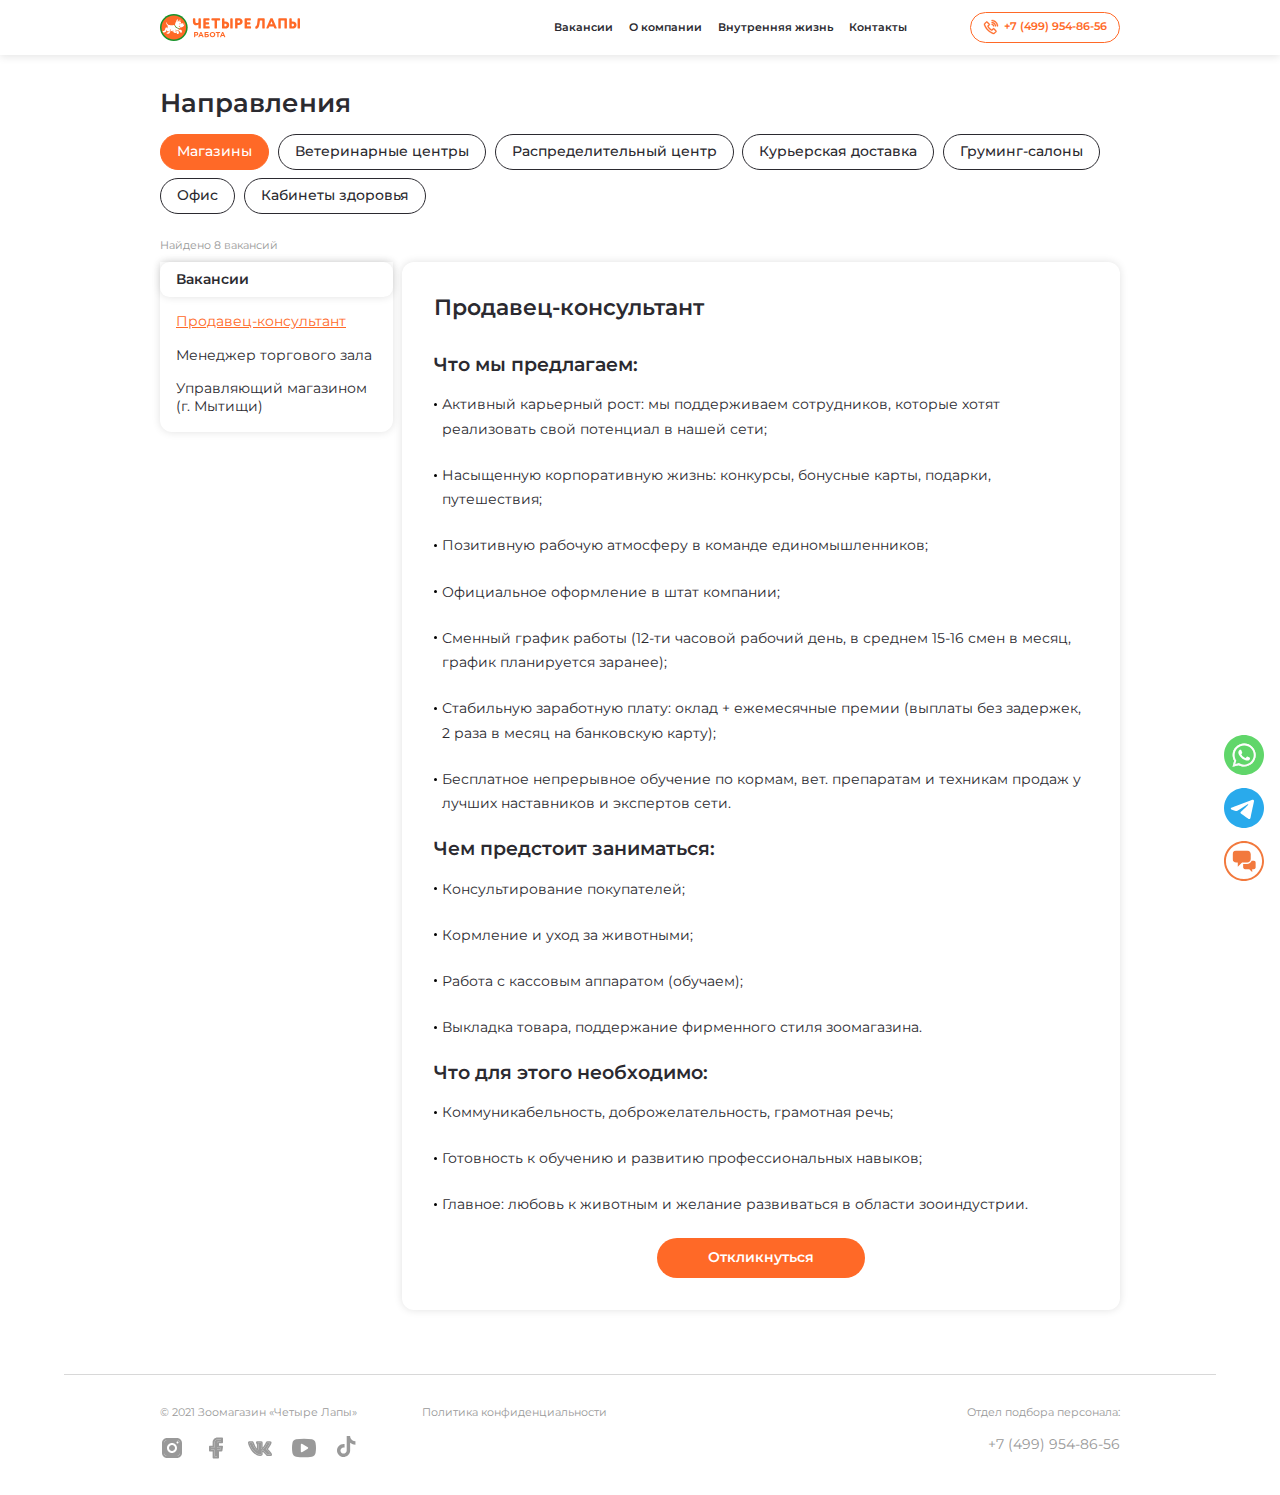
<file: career.html>
<!DOCTYPE html>
<html lang="ru-RU">
  <head>
    <meta charset="UTF-8">
    <meta name="viewport" content="width=device-width, initial-scale=1, minimum-scale=1, maximum-scale=1">
    <title>Career</title>
    <link rel="preconnect" href="https://fonts.googleapis.com">
    <link rel="preconnect" href="https://fonts.gstatic.com" crossorigin>
    <link href="https://fonts.googleapis.com/css2?family=Montserrat:wght@400;500;600;700&amp;display=swap" rel="stylesheet">
    <link rel="stylesheet" href="libs/fancybox/jquery.fancybox.min.css">
    <link rel="stylesheet" href="libs/owl/assets/owl.carousel.min.css">
    <link rel="stylesheet" href="css/main.css">
  </head>
  <body>
    <header class="header">
      <div class="container">
        <div class="header__hamburger">
          <label class="header__menu-btn"><span></span></label>
        </div><a class="header__logo" href="/"><img src="img/logo.svg" alt=""></a>
        <div class="header__right">
          <nav class="header__nav">
            <ul>
              <li> <a href="">Вакансии</a></li>
              <li> <a href="">О компании</a></li>
              <li> <a href="">Внутренняя жизнь</a></li>
              <li> <a href="">Контакты</a></li>
            </ul>
          </nav>
          <div class="header__phone"><a class="phone-number" href="tel:+74999548656">
              <svg width="16" height="16" viewBox="0 0 16 16" fill="none" xmlns="http://www.w3.org/2000/svg"><path d="M8.73222 1V1.96461C11.6564 1.96461 14.0357 4.34478 14.0357 7.26996H15C15 3.8128 12.1882 1 8.73222 1ZM3.74211 2.44981C3.48947 2.44981 3.23635 2.53228 3.03048 2.69819L3.00685 2.71749L1.49053 4.28208L1.52283 4.2517C1.02141 4.68384 0.882557 5.36679 1.09807 5.94073C1.50451 7.11273 2.53966 9.37908 4.58344 11.4202C6.63059 13.471 8.91978 14.4626 10.0523 14.9048L10.0639 14.9087L10.075 14.9126C10.3585 15.0063 10.6615 15.0251 10.9545 14.9669C11.2474 14.9088 11.5203 14.7757 11.7465 14.5807L11.761 14.5687L13.2672 13.0615C13.6674 12.6612 13.6674 11.9599 13.2672 11.5601L11.2919 9.58165C10.8907 9.18037 10.1897 9.18037 9.78858 9.58165L8.83203 10.5385C8.48971 10.375 7.64693 9.95109 6.84562 9.18712C6.05588 8.4328 5.65234 7.56176 5.50625 7.22463L6.47052 6.26002C6.89335 5.83703 6.91746 5.1102 6.43002 4.72146L6.4739 4.76246L4.47689 2.71749L4.45423 2.69819C4.25219 2.53645 4.00088 2.44879 3.74211 2.44981ZM8.73222 2.92922V3.89383C10.5928 3.89383 12.1072 5.40827 12.1072 7.26996H13.0715C13.0715 4.87677 11.1251 2.92922 8.73222 2.92922ZM3.74307 3.41152C3.77779 3.41152 3.81154 3.42455 3.8448 3.45011L5.80566 5.45843L5.82928 5.47772C5.82349 5.47289 5.8476 5.5192 5.78878 5.57804L4.3631 7.00469L4.47303 7.29601C4.47303 7.29601 5.01736 8.77572 6.18027 9.8855C7.3239 10.9765 8.73415 11.5726 8.73415 11.5726L9.03452 11.7009L10.4703 10.2641C10.5518 10.1831 10.5287 10.1831 10.6101 10.2641L12.5855 12.2425C12.6674 12.3245 12.6674 12.2975 12.5855 12.38L11.1164 13.8496C10.8927 14.0396 10.6617 14.0893 10.3835 13.9971C9.29343 13.5708 7.15998 12.637 5.26518 10.7387C3.35688 8.83215 2.36754 6.66612 2.00497 5.61662L2.00304 5.61083L2.00015 5.60408C1.92735 5.41116 1.98086 5.13094 2.15202 4.98335L2.16793 4.96889L3.64038 3.45011C3.66941 3.42626 3.70552 3.41269 3.74307 3.41152ZM8.73222 4.85844V5.82305C9.52968 5.82305 10.1786 6.47223 10.1786 7.26996H11.1429C11.1429 5.94025 10.0615 4.85844 8.73222 4.85844Z" fill="#FF6927" stroke="#FF6927" stroke-width="0.4"/></svg>+7 (499) 954-86-56</a></div>
          <div class="header__footer">
            <div class="copyright">© 2021 Зоомагазин «Четыре Лапы»</div>
            <div class="socials"><a href="" target="_blank"><svg width="24" height="24" viewBox="0 0 24 24" fill="none" xmlns="http://www.w3.org/2000/svg"><path fill-rule="evenodd" clip-rule="evenodd" d="M2 7C2 4.23858 4.23858 2 7 2H17C19.7614 2 22 4.23858 22 7V17C22 19.7614 19.7614 22 17 22H7C4.23858 22 2 19.7614 2 17V7ZM7 4C5.34314 4 4 5.34314 4 7V17C4 18.6569 5.34314 20 7 20H17C18.6569 20 20 18.6569 20 17V7C20 5.34314 18.6569 4 17 4H7Z" fill="#999999"/><path fill-rule="evenodd" clip-rule="evenodd" d="M4 7C4 5.34314 5.34314 4 7 4H17C18.6569 4 20 5.34314 20 7V17C20 18.6569 18.6569 20 17 20H7C5.34314 20 4 18.6569 4 17V7ZM7 12C7 9.23856 9.23856 7 12 7C14.7614 7 17 9.23856 17 12C17 14.7614 14.7614 17 12 17C9.23856 17 7 14.7614 7 12ZM18.5 6.5C18.5 7.0523 18.0523 7.5 17.5 7.5C16.9477 7.5 16.5 7.0523 16.5 6.5C16.5 5.9477 16.9477 5.5 17.5 5.5C18.0523 5.5 18.5 5.9477 18.5 6.5Z" fill="#999999"/><path d="M9 12C9 10.3431 10.3431 9 12 9C13.6569 9 15 10.3431 15 12C15 13.6569 13.6569 15 12 15C10.3431 15 9 13.6569 9 12Z" fill="#999999"/></svg></a><a href="" target="_blank"><svg width="24" height="24" viewBox="0 0 24 24" fill="none" xmlns="http://www.w3.org/2000/svg"><path fill-rule="evenodd" clip-rule="evenodd" d="M13.5494 3.5L13.5199 3.50015C11.8997 3.51653 10.5995 4.8432 10.6158 6.46339L10.5757 10.7467C10.5686 11.2939 10.123 11.7337 9.57575 11.7337H7V13.5322H9.62255C10.1748 13.5322 10.6225 13.9799 10.6225 14.5322V20.5H13.0101V14.5322C13.0101 13.9799 13.4579 13.5322 14.0101 13.5322H16.5577L16.8344 11.7337H14.0101C13.4579 11.7337 13.0101 11.286 13.0101 10.7337V7.2833C13.0101 6.1879 13.8981 5.29985 14.9935 5.29985H17V3.5H13.5494ZM13.4996 1.50025L13.5494 1.5H18C18.5523 1.5 19 1.94772 19 2.5V6.29985C19 6.85214 18.5523 7.29985 18 7.29985H15.0101V9.7337H18C18.2918 9.7337 18.569 9.86113 18.759 10.0826C18.9489 10.304 19.0327 10.5974 18.9884 10.8858L18.404 14.6842C18.329 15.172 17.9092 15.5322 17.4156 15.5322H15.0101V21.5C15.0101 22.0523 14.5624 22.5 14.0101 22.5H9.62255C9.07026 22.5 8.62255 22.0523 8.62255 21.5V15.5322H6C5.44772 15.5322 5 15.0844 5 14.5322V10.7337C5 10.1814 5.44772 9.7337 6 9.7337H8.58865L8.62248 7.12674L8.61595 6.48371C8.58842 3.75903 10.7749 1.52785 13.4996 1.50025Z" fill="#999999"/><path d="M13.5199 3.50015L13.5494 3.5H17V5.29985H14.9935C13.8981 5.29985 13.0101 6.1879 13.0101 7.2833V10.7337C13.0101 11.286 13.4579 11.7337 14.0101 11.7337H16.8344L16.5577 13.5322H14.0101C13.4579 13.5322 13.0101 13.9799 13.0101 14.5322V20.5H10.6225V14.5322C10.6225 13.9799 10.1748 13.5322 9.62255 13.5322H7V11.7337H9.57575C10.123 11.7337 10.5686 11.2939 10.5757 10.7467L10.6158 6.46339C10.5995 4.8432 11.8997 3.51653 13.5199 3.50015Z" fill="#999999"/></svg></a><a href="" target="_blank"><svg width="24" height="24" viewBox="0 0 24 24" fill="none" xmlns="http://www.w3.org/2000/svg"><path d="M12.1449 19.9999C15.6168 19.9999 14.3788 17.8508 14.6468 17.2328C14.6428 16.7713 14.6388 16.3274 14.6548 16.0575C14.8748 16.1181 15.3938 16.3753 16.4658 17.3941C18.1208 19.027 18.5438 19.9999 19.8808 19.9999H22.3418C23.1217 19.9999 23.5277 19.6841 23.7307 19.4191C23.9267 19.1629 24.1187 18.7132 23.9087 18.0131C23.3597 16.3274 20.1578 13.4165 19.9588 13.1095C19.9888 13.0528 20.0368 12.9775 20.0618 12.9384H20.0598C20.6918 12.122 23.1037 8.58827 23.4587 7.17441C23.4597 7.17245 23.4607 7.16952 23.4607 7.16658C23.6527 6.52125 23.4767 6.10276 23.2947 5.86614C23.0207 5.51219 22.5848 5.33325 21.9958 5.33325H19.5348C18.7108 5.33325 18.0858 5.73903 17.7698 6.47921C17.2408 7.79432 15.7548 10.4989 14.6408 11.4561C14.6068 10.0999 14.6298 9.06445 14.6478 8.29494C14.6838 6.79405 14.7998 5.33325 13.2069 5.33325H9.3389C8.34091 5.33325 7.38592 6.39903 8.41991 7.66427C9.3239 8.77307 8.7449 9.39103 8.9399 12.4671C8.17991 11.6702 6.82793 9.51814 5.87194 6.76765C5.60394 6.02356 5.19794 5.33423 4.05496 5.33423H1.59398C0.595993 5.33423 0 5.86614 0 6.7569C0 8.75743 4.52895 19.9999 12.1449 19.9999ZM4.05496 6.8009C4.27195 6.8009 4.29395 6.8009 4.45495 7.24774C5.43394 10.0667 7.62992 14.2379 9.2339 14.2379C10.4389 14.2379 10.4389 13.0303 10.4389 12.5757L10.4379 8.95592C10.3719 7.75814 9.92589 7.1617 9.63289 6.79992L13.1409 6.80383C13.1429 6.82045 13.1209 10.8078 13.1509 11.7739C13.1509 13.1457 14.2648 13.9318 16.0038 12.2109C17.8388 10.186 19.1078 7.15876 19.1588 7.03556C19.2338 6.85956 19.2988 6.79992 19.5348 6.79992H21.9958H22.0058C22.0048 6.80285 22.0048 6.80578 22.0038 6.80872C21.7788 7.83538 19.5578 11.107 18.8148 12.1229C18.8028 12.1386 18.7918 12.1552 18.7808 12.1718C18.4538 12.694 18.1878 13.2709 18.8258 14.0824C18.8838 14.1509 19.0358 14.3112 19.2558 14.5341C19.2623 14.5408 19.2691 14.5475 19.2759 14.5544C19.9845 15.2695 22.2877 17.5938 22.4938 18.5235C22.3558 18.545 22.2058 18.5293 19.8808 18.5342C19.3858 18.5342 18.9988 17.8107 17.5218 16.3538C16.1938 15.0905 15.3318 14.5742 14.5468 14.5742C13.0229 14.5742 13.1339 15.7837 13.1479 17.2465C13.1529 18.8325 13.1429 18.3309 13.1539 18.4306C13.0649 18.4648 12.8099 18.5333 12.1449 18.5333C5.79994 18.5333 1.66798 8.68605 1.50898 6.80383C1.56398 6.79894 2.32097 6.80187 4.05496 6.8009Z" fill="#999999"/><path d="M4.05496 6.8009C4.27195 6.8009 4.29395 6.8009 4.45495 7.24774C5.43394 10.0667 7.62992 14.2379 9.2339 14.2379C10.4389 14.2379 10.4389 13.0303 10.4389 12.5757L10.4379 8.95592C10.3719 7.75814 9.92589 7.1617 9.63289 6.79992L13.1409 6.80383C13.1429 6.82045 13.1209 10.8078 13.1509 11.7739C13.1509 13.1457 14.2648 13.9318 16.0038 12.2109C17.8388 10.186 19.1078 7.15876 19.1588 7.03556C19.2338 6.85956 19.2988 6.79992 19.5348 6.79992H21.9958H22.0058C22.0048 6.80285 22.0048 6.80578 22.0038 6.80872C21.7788 7.83538 19.5578 11.107 18.8148 12.1229C18.8028 12.1386 18.7918 12.1552 18.7808 12.1718C18.4538 12.694 18.1878 13.2709 18.8258 14.0824C18.8838 14.1509 19.0358 14.3112 19.2558 14.5341L19.2759 14.5544C19.9845 15.2695 22.2877 17.5938 22.4938 18.5235C22.3558 18.545 22.2058 18.5293 19.8808 18.5342C19.3858 18.5342 18.9988 17.8107 17.5218 16.3538C16.1938 15.0905 15.3318 14.5742 14.5468 14.5742C13.0229 14.5742 13.1339 15.7837 13.1479 17.2465C13.1529 18.8325 13.1429 18.3309 13.1539 18.4306C13.0649 18.4648 12.8099 18.5333 12.1449 18.5333C5.79994 18.5333 1.66798 8.68605 1.50898 6.80383C1.56398 6.79894 2.32097 6.80187 4.05496 6.8009Z" fill="#999999"/></svg></a><a href="" target="_blank"><svg width="24" height="24" viewBox="0 0 24 24" fill="none" xmlns="http://www.w3.org/2000/svg"><g clip-path="url(#clip0_427_787)"><path fill-rule="evenodd" clip-rule="evenodd" d="M4.096 3.27118C8.751 2.58018 15.251 2.58018 19.904 3.27118C21.766 3.54718 23.233 5.00918 23.553 6.90618C24.149 10.4292 24.149 13.5712 23.553 17.0942C23.231 18.9932 21.765 20.4542 19.905 20.7302C17.582 21.0762 14.797 21.2482 12.011 21.2482C9.22 21.2482 6.428 21.0752 4.096 20.7292C2.234 20.4532 0.767 18.9922 0.447 17.0932C-0.149 13.5712 -0.149 10.4302 0.447 6.90718C0.767 5.00918 2.234 3.54718 4.096 3.27118ZM8.80469 8.4999C8.80469 7.9179 9.44169 7.5589 9.93869 7.8559L15.8087 11.3609C16.2947 11.6529 16.2957 12.3589 15.8077 12.6499L9.93869 16.1449C9.44269 16.4389 8.80469 16.0849 8.80469 15.4999V8.4999Z" fill="#999999"/></g><defs><clipPath id="clip0_427_787"><rect width="24" height="24" fill="white"/></clipPath></defs></svg></a><a href="" target="_blank"><svg width="24" height="24" viewBox="0 0 24 24" fill="none" xmlns="http://www.w3.org/2000/svg"><g clip-path="url(#clip0_427_792)"><path d="M19.4405 5.25811C18.2402 5.25811 17.1327 4.86047 16.2433 4.18965C15.2233 3.42065 14.4905 2.29262 14.2317 0.992469C14.1676 0.671231 14.1331 0.339723 14.1298 0H10.7009V9.3693L10.6968 14.5013C10.6968 15.8733 9.80337 17.0367 8.56483 17.4458C8.20539 17.5646 7.81719 17.6208 7.41298 17.5987C6.89703 17.5703 6.41353 17.4146 5.99329 17.1632C5.099 16.6284 4.49267 15.6581 4.47624 14.5481C4.45036 12.8134 5.8528 11.399 7.58633 11.399C7.92852 11.399 8.25715 11.4549 8.56483 11.5563V8.99548V8.0749C8.24031 8.02684 7.91003 8.00178 7.57606 8.00178C5.67862 8.00178 3.90401 8.7905 2.63549 10.2114C1.6767 11.2852 1.1016 12.6552 1.01287 14.0917C0.896614 15.9789 1.58715 17.7728 2.92633 19.0964C3.1231 19.2907 3.32972 19.471 3.5458 19.6374C4.69396 20.521 6.09763 21 7.57606 21C7.91003 21 8.24031 20.9754 8.56483 20.9273C9.94591 20.7227 11.2202 20.0905 12.2258 19.0964C13.4615 17.8751 14.1442 16.2537 14.1516 14.528L14.1339 6.8643C14.7234 7.31905 15.3679 7.69533 16.0597 7.9874C17.1356 8.44133 18.2763 8.67137 19.4504 8.67096V6.18116V5.25729C19.4512 5.25811 19.4413 5.25811 19.4405 5.25811Z" fill="#999999"/></g><defs><clipPath id="clip0_427_792"><rect width="24" height="24" fill="white"/></clipPath></defs></svg></a></div>
          </div>
        </div>
      </div>
    </header>
    <main>
      <section class="career">
        <div class="container">
          <h1>Направления</h1>
          <div class="tabs">
            <ul>
              <li>Магазины</li>
              <li>Ветеринарные центры</li>
              <li>Распределительный центр</li>
              <li>Курьерская доставка</li>
              <li>Груминг-салоны</li>
              <li>Офис</li>
              <li>Кабинеты здоровья</li>
            </ul>
            <div> 
              <div>
                <div class="career__count">Найдено 8 вакансий</div>
                <div class="career__inner">
                  <aside class="career__aside">
                    <div class="career__title">Вакансии</div>
                    <ul>
                      <li> <a class="active" href="" data-link="1-1">Продавец-консультант</a></li>
                      <li> <a href="" data-link="1-2">Менеджер торгового зала</a></li>
                      <li> <a href="" data-link="1-3">Управляющий магазином (г. Мытищи)</a></li>
                    </ul>
                  </aside>
                  <article class="career__vacancy">
                    <div class="career__item active" data-number="1-1">
                      <h2 class="h2-title h2-title_career">Продавец-консультант</h2>
                      <h3 class="h3-title">Что мы предлагаем:</h3>
                      <ul>
                        <li>Активный карьерный рост: мы поддерживаем сотрудников, которые хотят реализовать свой потенциал в нашей сети;</li>
                        <li>Насыщенную корпоративную жизнь: конкурсы, бонусные карты, подарки, путешествия;</li>
                        <li>Позитивную рабочую атмосферу в команде единомышленников;</li>
                        <li>Официальное оформление в штат компании;</li>
                        <li>Сменный график работы (12-ти часовой рабочий день, в среднем 15-16 смен в месяц, график планируется заранее);</li>
                        <li>Стабильную заработную плату: оклад + ежемесячные премии (выплаты без задержек, 2 раза в месяц на банковскую карту);</li>
                        <li>Бесплатное непрерывное обучение по кормам, вет. препаратам и техникам продаж у лучших наставников и экспертов сети.</li>
                      </ul>
                      <h3 class="h3-title">Чем предстоит заниматься:</h3>
                      <ul>
                        <li>Консультирование покупателей;</li>
                        <li>Кормление и уход за животными;</li>
                        <li>Работа с кассовым аппаратом (обучаем);</li>
                        <li>Выкладка товара, поддержание фирменного стиля зоомагазина.</li>
                      </ul>
                      <h3 class="h3-title">Что для этого необходимо:</h3>
                      <ul> 
                        <li>Коммуникабельность, доброжелательность, грамотная речь;</li>
                        <li>Готовность к обучению и развитию профессиональных навыков;</li>
                        <li>Главное: любовь к животным и желание развиваться в области зооиндустрии.</li>
                      </ul><a class="button button_orange" href="">Откликнуться</a>
                    </div>
                    <div class="career__item" data-number="1-2">
                      <h2 class="h2-title h2-title_career">Менеджер торгового зала</h2><a class="button button_orange" href="">Откликнуться</a>
                    </div>
                    <div class="career__item" data-number="1-3">
                      <h2 class="h2-title h2-title_career">Управляющий магазином (г. Мытищи)</h2><a class="button button_orange" href="">Откликнуться</a>
                    </div>
                  </article>
                </div>
              </div>
              <div></div>
              <div></div>
              <div></div>
              <div></div>
              <div>
                <div class="career__count">Найдено 6 вакансий</div>
                <div class="career__inner">
                  <aside class="career__aside">
                    <div class="career__title">Вакансии</div>
                    <ul>
                      <li> <a class="active" href="" data-link="6-1">Программист 1С</a></li>
                      <li> <a href="" data-link="6-2">BI аналитик</a></li>
                      <li> <a href="" data-link="6-3">Категорийный менеджер</a></li>
                      <li> <a href="" data-link="6-4">Программист SAP</a></li>
                      <li> <a href="" data-link="6-5">Ревизор</a></li>
                      <li> <a href="" data-link="6-6">Менеджер подбора персонала</a></li>
                      <li> <a href="" data-link="6-7">Аналитик</a></li>
                    </ul>
                  </aside>
                  <article class="career__vacancy">
                    <div class="career__item active" data-number="6-1">
                      <h2 class="h2-title h2-title_career">Программист 1С</h2><a class="button button_orange" href="">Откликнуться</a>
                    </div>
                    <div class="career__item" data-number="6-2">
                      <h2 class="h2-title h2-title_career">BI аналитик</h2>
                      <h3 class="h3-title">Обязанности:</h3>
                      <ul>
                        <li>Доработки в конфигурациях на платформе 1С 8.3</li>
                        <li>Реализация бизнес-процессов компании в конфигурациях 1С (создание новых   объектов и механизмов (алгоритмы, новые документы, отчеты и пр);</li>
                        <li>Участие в составлении ТЗ на автоматизацию бизнес-процессов расчета заработной  платы и мотивации, а также казначейства, бюджетирования, управленческого учета;</li>
                        <li>Участие в составлении пользовательской документации.</li>
                        <li>Консультирование пользователей по вопросам расчета заработной платы и мотивации, по вопросам формирования управленческой отчетности. </li>
                      </ul>
                      <h3 class="h3-title">Требования:</h3>
                      <ul>
                        <li>Приветствуется опыт по переходу с ЗУП 2.5 на ЗУП 3;</li>
                        <li>Знание интеграционных механизмов 1С: конвертация данных и планы обмена, web-сервисы, http-сервисы, OLE, xml, XDTO, OData и т.д;</li>
                        <li>Хороший опыт программирования на базе платформы 1С 8.3 (Зарплата и управление персоналом, Бухгалтерия);</li>
                        <li>Уверенные знания предметных областей кадрового учета и расчета заработной платы, основ бухгалтерского учёта;</li>
                        <li>Знание типовых конфигураций 1С (Бухгалтерия, ЗУП);</li>
                        <li>Дополнительным преимуществом будет знание 1С Бит Финанс или других решений по автоматизации казначейства, бюджетирования и управленческого учета.</li>
                      </ul>
                      <h3 class="h3-title">Условия:</h3>
                      <ul> 
                        <li>График работы: 5/2 (с 09.00/10.00 до 18.00/19.00), удаленно;</li>
                        <li>Официальное оформление, зарплатный проект, корпоративные скидки. Уровень заработной платы обсуждается в зависимости от опыта кандидата;</li>
                        <li>Удаленная работа, встри с командой в офисе два раза в месяц (г. Жуковский).</li>
                      </ul><a class="button button_orange" href="">Откликнуться</a>
                    </div>
                    <div class="career__item" data-number="6-3">
                      <h2 class="h2-title h2-title_career">Категорийный менеджер</h2><a class="button button_orange" href="">Откликнуться</a>
                    </div>
                    <div class="career__item" data-number="6-4">
                      <h2 class="h2-title h2-title_career">Программист SAP</h2><a class="button button_orange" href="">Откликнуться</a>
                    </div>
                    <div class="career__item" data-number="6-5">
                      <h2 class="h2-title h2-title_career">Ревизор</h2><a class="button button_orange" href="">Откликнуться</a>
                    </div>
                    <div class="career__item" data-number="6-6">
                      <h2 class="h2-title h2-title_career">Менеджер подбора персонала</h2><a class="button button_orange" href="">Откликнуться</a>
                    </div>
                    <div class="career__item" data-number="6-7">
                      <h2 class="h2-title h2-title_career">Аналитик</h2><a class="button button_orange" href="">Откликнуться</a>
                    </div>
                  </article>
                </div>
              </div>
              <div></div>
            </div>
          </div>
        </div>
      </section>
    </main>
    <footer class="footer">
      <div class="container">
        <div class="footer__copyright">
          <p>© 2021 Зоомагазин «Четыре Лапы»</p>
          <div class="socials"><a href="" target="_blank"><svg width="24" height="24" viewBox="0 0 24 24" fill="none" xmlns="http://www.w3.org/2000/svg"><path fill-rule="evenodd" clip-rule="evenodd" d="M2 7C2 4.23858 4.23858 2 7 2H17C19.7614 2 22 4.23858 22 7V17C22 19.7614 19.7614 22 17 22H7C4.23858 22 2 19.7614 2 17V7ZM7 4C5.34314 4 4 5.34314 4 7V17C4 18.6569 5.34314 20 7 20H17C18.6569 20 20 18.6569 20 17V7C20 5.34314 18.6569 4 17 4H7Z" fill="#999999"/><path fill-rule="evenodd" clip-rule="evenodd" d="M4 7C4 5.34314 5.34314 4 7 4H17C18.6569 4 20 5.34314 20 7V17C20 18.6569 18.6569 20 17 20H7C5.34314 20 4 18.6569 4 17V7ZM7 12C7 9.23856 9.23856 7 12 7C14.7614 7 17 9.23856 17 12C17 14.7614 14.7614 17 12 17C9.23856 17 7 14.7614 7 12ZM18.5 6.5C18.5 7.0523 18.0523 7.5 17.5 7.5C16.9477 7.5 16.5 7.0523 16.5 6.5C16.5 5.9477 16.9477 5.5 17.5 5.5C18.0523 5.5 18.5 5.9477 18.5 6.5Z" fill="#999999"/><path d="M9 12C9 10.3431 10.3431 9 12 9C13.6569 9 15 10.3431 15 12C15 13.6569 13.6569 15 12 15C10.3431 15 9 13.6569 9 12Z" fill="#999999"/></svg></a><a href="" target="_blank"><svg width="24" height="24" viewBox="0 0 24 24" fill="none" xmlns="http://www.w3.org/2000/svg"><path fill-rule="evenodd" clip-rule="evenodd" d="M13.5494 3.5L13.5199 3.50015C11.8997 3.51653 10.5995 4.8432 10.6158 6.46339L10.5757 10.7467C10.5686 11.2939 10.123 11.7337 9.57575 11.7337H7V13.5322H9.62255C10.1748 13.5322 10.6225 13.9799 10.6225 14.5322V20.5H13.0101V14.5322C13.0101 13.9799 13.4579 13.5322 14.0101 13.5322H16.5577L16.8344 11.7337H14.0101C13.4579 11.7337 13.0101 11.286 13.0101 10.7337V7.2833C13.0101 6.1879 13.8981 5.29985 14.9935 5.29985H17V3.5H13.5494ZM13.4996 1.50025L13.5494 1.5H18C18.5523 1.5 19 1.94772 19 2.5V6.29985C19 6.85214 18.5523 7.29985 18 7.29985H15.0101V9.7337H18C18.2918 9.7337 18.569 9.86113 18.759 10.0826C18.9489 10.304 19.0327 10.5974 18.9884 10.8858L18.404 14.6842C18.329 15.172 17.9092 15.5322 17.4156 15.5322H15.0101V21.5C15.0101 22.0523 14.5624 22.5 14.0101 22.5H9.62255C9.07026 22.5 8.62255 22.0523 8.62255 21.5V15.5322H6C5.44772 15.5322 5 15.0844 5 14.5322V10.7337C5 10.1814 5.44772 9.7337 6 9.7337H8.58865L8.62248 7.12674L8.61595 6.48371C8.58842 3.75903 10.7749 1.52785 13.4996 1.50025Z" fill="#999999"/><path d="M13.5199 3.50015L13.5494 3.5H17V5.29985H14.9935C13.8981 5.29985 13.0101 6.1879 13.0101 7.2833V10.7337C13.0101 11.286 13.4579 11.7337 14.0101 11.7337H16.8344L16.5577 13.5322H14.0101C13.4579 13.5322 13.0101 13.9799 13.0101 14.5322V20.5H10.6225V14.5322C10.6225 13.9799 10.1748 13.5322 9.62255 13.5322H7V11.7337H9.57575C10.123 11.7337 10.5686 11.2939 10.5757 10.7467L10.6158 6.46339C10.5995 4.8432 11.8997 3.51653 13.5199 3.50015Z" fill="#999999"/></svg></a><a href="" target="_blank"><svg width="24" height="24" viewBox="0 0 24 24" fill="none" xmlns="http://www.w3.org/2000/svg"><path d="M12.1449 19.9999C15.6168 19.9999 14.3788 17.8508 14.6468 17.2328C14.6428 16.7713 14.6388 16.3274 14.6548 16.0575C14.8748 16.1181 15.3938 16.3753 16.4658 17.3941C18.1208 19.027 18.5438 19.9999 19.8808 19.9999H22.3418C23.1217 19.9999 23.5277 19.6841 23.7307 19.4191C23.9267 19.1629 24.1187 18.7132 23.9087 18.0131C23.3597 16.3274 20.1578 13.4165 19.9588 13.1095C19.9888 13.0528 20.0368 12.9775 20.0618 12.9384H20.0598C20.6918 12.122 23.1037 8.58827 23.4587 7.17441C23.4597 7.17245 23.4607 7.16952 23.4607 7.16658C23.6527 6.52125 23.4767 6.10276 23.2947 5.86614C23.0207 5.51219 22.5848 5.33325 21.9958 5.33325H19.5348C18.7108 5.33325 18.0858 5.73903 17.7698 6.47921C17.2408 7.79432 15.7548 10.4989 14.6408 11.4561C14.6068 10.0999 14.6298 9.06445 14.6478 8.29494C14.6838 6.79405 14.7998 5.33325 13.2069 5.33325H9.3389C8.34091 5.33325 7.38592 6.39903 8.41991 7.66427C9.3239 8.77307 8.7449 9.39103 8.9399 12.4671C8.17991 11.6702 6.82793 9.51814 5.87194 6.76765C5.60394 6.02356 5.19794 5.33423 4.05496 5.33423H1.59398C0.595993 5.33423 0 5.86614 0 6.7569C0 8.75743 4.52895 19.9999 12.1449 19.9999ZM4.05496 6.8009C4.27195 6.8009 4.29395 6.8009 4.45495 7.24774C5.43394 10.0667 7.62992 14.2379 9.2339 14.2379C10.4389 14.2379 10.4389 13.0303 10.4389 12.5757L10.4379 8.95592C10.3719 7.75814 9.92589 7.1617 9.63289 6.79992L13.1409 6.80383C13.1429 6.82045 13.1209 10.8078 13.1509 11.7739C13.1509 13.1457 14.2648 13.9318 16.0038 12.2109C17.8388 10.186 19.1078 7.15876 19.1588 7.03556C19.2338 6.85956 19.2988 6.79992 19.5348 6.79992H21.9958H22.0058C22.0048 6.80285 22.0048 6.80578 22.0038 6.80872C21.7788 7.83538 19.5578 11.107 18.8148 12.1229C18.8028 12.1386 18.7918 12.1552 18.7808 12.1718C18.4538 12.694 18.1878 13.2709 18.8258 14.0824C18.8838 14.1509 19.0358 14.3112 19.2558 14.5341C19.2623 14.5408 19.2691 14.5475 19.2759 14.5544C19.9845 15.2695 22.2877 17.5938 22.4938 18.5235C22.3558 18.545 22.2058 18.5293 19.8808 18.5342C19.3858 18.5342 18.9988 17.8107 17.5218 16.3538C16.1938 15.0905 15.3318 14.5742 14.5468 14.5742C13.0229 14.5742 13.1339 15.7837 13.1479 17.2465C13.1529 18.8325 13.1429 18.3309 13.1539 18.4306C13.0649 18.4648 12.8099 18.5333 12.1449 18.5333C5.79994 18.5333 1.66798 8.68605 1.50898 6.80383C1.56398 6.79894 2.32097 6.80187 4.05496 6.8009Z" fill="#999999"/><path d="M4.05496 6.8009C4.27195 6.8009 4.29395 6.8009 4.45495 7.24774C5.43394 10.0667 7.62992 14.2379 9.2339 14.2379C10.4389 14.2379 10.4389 13.0303 10.4389 12.5757L10.4379 8.95592C10.3719 7.75814 9.92589 7.1617 9.63289 6.79992L13.1409 6.80383C13.1429 6.82045 13.1209 10.8078 13.1509 11.7739C13.1509 13.1457 14.2648 13.9318 16.0038 12.2109C17.8388 10.186 19.1078 7.15876 19.1588 7.03556C19.2338 6.85956 19.2988 6.79992 19.5348 6.79992H21.9958H22.0058C22.0048 6.80285 22.0048 6.80578 22.0038 6.80872C21.7788 7.83538 19.5578 11.107 18.8148 12.1229C18.8028 12.1386 18.7918 12.1552 18.7808 12.1718C18.4538 12.694 18.1878 13.2709 18.8258 14.0824C18.8838 14.1509 19.0358 14.3112 19.2558 14.5341L19.2759 14.5544C19.9845 15.2695 22.2877 17.5938 22.4938 18.5235C22.3558 18.545 22.2058 18.5293 19.8808 18.5342C19.3858 18.5342 18.9988 17.8107 17.5218 16.3538C16.1938 15.0905 15.3318 14.5742 14.5468 14.5742C13.0229 14.5742 13.1339 15.7837 13.1479 17.2465C13.1529 18.8325 13.1429 18.3309 13.1539 18.4306C13.0649 18.4648 12.8099 18.5333 12.1449 18.5333C5.79994 18.5333 1.66798 8.68605 1.50898 6.80383C1.56398 6.79894 2.32097 6.80187 4.05496 6.8009Z" fill="#999999"/></svg></a><a href="" target="_blank"><svg width="24" height="24" viewBox="0 0 24 24" fill="none" xmlns="http://www.w3.org/2000/svg"><g clip-path="url(#clip0_427_787)"><path fill-rule="evenodd" clip-rule="evenodd" d="M4.096 3.27118C8.751 2.58018 15.251 2.58018 19.904 3.27118C21.766 3.54718 23.233 5.00918 23.553 6.90618C24.149 10.4292 24.149 13.5712 23.553 17.0942C23.231 18.9932 21.765 20.4542 19.905 20.7302C17.582 21.0762 14.797 21.2482 12.011 21.2482C9.22 21.2482 6.428 21.0752 4.096 20.7292C2.234 20.4532 0.767 18.9922 0.447 17.0932C-0.149 13.5712 -0.149 10.4302 0.447 6.90718C0.767 5.00918 2.234 3.54718 4.096 3.27118ZM8.80469 8.4999C8.80469 7.9179 9.44169 7.5589 9.93869 7.8559L15.8087 11.3609C16.2947 11.6529 16.2957 12.3589 15.8077 12.6499L9.93869 16.1449C9.44269 16.4389 8.80469 16.0849 8.80469 15.4999V8.4999Z" fill="#999999"/></g><defs><clipPath id="clip0_427_787"><rect width="24" height="24" fill="white"/></clipPath></defs></svg></a><a href="" target="_blank"><svg width="24" height="24" viewBox="0 0 24 24" fill="none" xmlns="http://www.w3.org/2000/svg"><g clip-path="url(#clip0_427_792)"><path d="M19.4405 5.25811C18.2402 5.25811 17.1327 4.86047 16.2433 4.18965C15.2233 3.42065 14.4905 2.29262 14.2317 0.992469C14.1676 0.671231 14.1331 0.339723 14.1298 0H10.7009V9.3693L10.6968 14.5013C10.6968 15.8733 9.80337 17.0367 8.56483 17.4458C8.20539 17.5646 7.81719 17.6208 7.41298 17.5987C6.89703 17.5703 6.41353 17.4146 5.99329 17.1632C5.099 16.6284 4.49267 15.6581 4.47624 14.5481C4.45036 12.8134 5.8528 11.399 7.58633 11.399C7.92852 11.399 8.25715 11.4549 8.56483 11.5563V8.99548V8.0749C8.24031 8.02684 7.91003 8.00178 7.57606 8.00178C5.67862 8.00178 3.90401 8.7905 2.63549 10.2114C1.6767 11.2852 1.1016 12.6552 1.01287 14.0917C0.896614 15.9789 1.58715 17.7728 2.92633 19.0964C3.1231 19.2907 3.32972 19.471 3.5458 19.6374C4.69396 20.521 6.09763 21 7.57606 21C7.91003 21 8.24031 20.9754 8.56483 20.9273C9.94591 20.7227 11.2202 20.0905 12.2258 19.0964C13.4615 17.8751 14.1442 16.2537 14.1516 14.528L14.1339 6.8643C14.7234 7.31905 15.3679 7.69533 16.0597 7.9874C17.1356 8.44133 18.2763 8.67137 19.4504 8.67096V6.18116V5.25729C19.4512 5.25811 19.4413 5.25811 19.4405 5.25811Z" fill="#999999"/></g><defs><clipPath id="clip0_427_792"><rect width="24" height="24" fill="white"/></clipPath></defs></svg></a></div>
        </div>
        <div class="footer__politics"><a href="">Политика конфиденциальности</a></div>
        <div class="footer__contacts">
          <p>Отдел подбора персонала:</p><a href="tel:+74999548656">+7 (499) 954-86-56</a>
        </div>
      </div>
    </footer>
    <div class="fixed-icons"><a href=""> <img src="img/whatsapp_icon.svg" alt=""></a><a href=""> <img src="img/telegram_icon.svg" alt=""></a><a href=""> <img src="img/chat_icon.svg" alt=""></a></div>
    <div id="thanks-popup" style="display: none;">
      <div class="popup-inner text-page">
        <form class="form">
          <div class="form__thanks" style="display:block;">
            <div class="popup-caption popup-caption_center">Спасибо!</div><img src="img/thanks.svg" alt=""><span>Мы обязательно перезвоним Вам в ближайшее время.</span><a class="button button_orange" href="">Перейти на главную</a>
          </div>
        </form>
      </div>
    </div>
    <div id="thanks-popup2" style="display: none;">
      <div class="popup-inner text-page">
        <form class="form">
          <div class="form__thanks" style="display:block;">
            <div class="popup-caption popup-caption_center">Спасибо!</div><img src="img/thanks.svg" alt=""><span>Мы обязательно рассмотрим заявку и перезвоним в ближайшее время.</span><a class="button button_orange" href="">Перейти на главную</a>
          </div>
        </form>
      </div>
    </div>
    <div id="callback-popup" style="display: none;">
      <div class="popup-inner text-page">
        <form class="form">
          <div class="form__thanks">
            <div class="popup-caption popup-caption_center">Спасибо!</div><img src="img/thanks.svg" alt=""><span>Мы обязательно перезвоним Вам в ближайшее время.</span><a class="button button_orange" href="">Перейти на главную</a>
          </div>
          <div class="form_inner">
            <div class="popup-caption popup-caption_center">Закажи обратный звонок</div>
            <div class="form__columns">
              <div class="form__input-block">
                <input type="text" placeholder="*Ваше ФИО">
              </div>
              <div class="form__input-block">
                <input type="tel" placeholder="*Ваш номер телефона">
              </div>
            </div>
            <label class="form__checkbox">
              <input class="checkbox" type="checkbox" name="agree"><span class="checkbox-custom"></span><span class="label">Я даю <a href="">согласие</a> на обработку персональных данных</span>
            </label>
            <input class="button button_orange" type="submit" value="Оставить заявку">
          </div>
        </form>
      </div>
    </div>
    <div id="leave-popup" style="display: none;">
      <div class="popup-inner text-page">
        <form class="form">
          <div class="form__thanks">
            <div class="popup-caption popup-caption_center">Спасибо за отклик!</div><img src="img/thanks.svg" alt=""><span>Мы обязательно рассмотрим заявку и перезвоним в ближайшее время.</span><a class="button button_orange" href="">Перейти на главную</a>
          </div>
          <div class="form_inner">
            <div class="popup-caption popup-caption_center">Оставь заявку и стань частью команды <span>«Четыре Лапы»:</span></div>
            <div class="form__input-block">
              <input type="text" placeholder="*Ваше ФИО">
            </div>
            <div class="form__input-block">
              <input type="tel" placeholder="*Ваш номер телефона">
            </div>
            <div class="form__input-block">
              <input type="email" placeholder="Ваш e-mail">
            </div>
            <div class="form__file-block">
              <label>Прикрепитe резюме в формате .doc, .docx, .pdf (не более 5 Mb)</label>
              <input type="file">
              <div class="form__file-inner">
                <div class="form__file-text"><img src="img/file.svg" alt=""><span>Выберите файл </span>или перетащите его сюда</div>
              </div>
            </div>
            <label class="form__checkbox">
              <input class="checkbox" type="checkbox" name="agree"><span class="checkbox-custom"></span><span class="label">Я даю <a href="">согласие</a> на обработку персональных данных</span>
            </label>
            <input class="button button_orange" type="submit" value="Оставить заявку">
          </div>
        </form>
      </div>
    </div>
    <div id="agree-popup" style="display: none;">
      <div class="popup-inner text-page">
        <div class="popup-caption">Согласие на обработку персональных данных</div>
        <div class="popup-text"> 
          <p class="p-grey">г. Жуковский «23» февраля 2017 года</p>
          <p>Пользователь, оставляя заявку на интернет-сайте Общества с ограниченной ответственностью «Четыре Лапы-ИМ» (ООО «ЧЕТЫРЕ ЛАПЫ-ИМ»») <a href="">http://rabota4lapy.ru, </a>даёт настоящее согласие на обработку персональных данных (далее – Согласие). Действуя свободно, по своей волей и в своем интересе, а также подтверждая свою дееспособность, даю свое согласие ООО «ЧЕТЫРЕ ЛАПЫ-ИМ» (ИНН 101101101), которое расположено по адресу: город Жуковский, улица Дугина, 28/12, на обработку своих персональных данных со следующими условиями:</p>
          <p>1. Согласие дается на обработку персональных данных с использованием средств автоматизации.</p>
          <p>2. Согласие дается на обработку следующих моих персональных данных: персональные данные, не являющиеся специальными или биометрическими: фамилия, имя, отчество; дата рождения; гражданство; номера контактных телефонов; адрес электронной почты; пользовательские данные (сведения о местоположении; тип и версия операционной системы; тип и версия браузера; тип устройства и разрешение его экрана; источник, откуда пришел на сайт пользователь; с какого сайта или по какой рекламе; язык операционной системы и браузера; какие страницы открывает и на какие кнопки нажимает пользователь; ip-адрес).</p>
          <p>3. Персональные данные не являются общедоступными.</p>
          <p>4. Цели обработки персональных данных: обработка персональных данных соискателей вакансий ООО «ЧЕТЫРЕ ЛАПЫ-ИМ» для содействия в поиске работы и трудоустройстве; аналитика действий физического лица на веб-сайте и функционирования веб-сайта.</p>
          <p>5. Основанием для обработки персональных данных является: ст. 24 Конституции Российской Федерации; Федеральный закон №152-ФЗ «О персональных данных»; Закон Российской Федерации от 19 апреля 1991 № 1032-1 «О занятости населения в Российской Федерации»; устав ООО «ЧЕТЫРЕ ЛАПЫ-ИМ»; настоящее согласие на обработку персональных данных.</p>
          <p>6. В ходе обработки с персональными данными будут совершены следующие действия: сбор; запись; систематизация; накопление; хранение; уточнение (обновление, изменение); извлечение; использование; обезличивание; блокирование; удаление; уничтожение.</p>
          <p>7. Обработка персональных данных может быть прекращена по запросу субъекта персональных данных. Хранение персональных данных, зафиксированных на бумажных носителях осуществляется согласно Федеральному закону №125-ФЗ «Об архивном деле в Российской Федерации» и иными нормативно-правовыми актами в области архивного дела и архивного хранения.</p>
          <p>8. Согласие может быть отозвано субъектом персональных данных или его представителем путем направления письменного заявления в ООО «Четыре Лапы-ИМ» или его представителю по адресу, указанному в Согласии.</p>
          <p>9. В случае отзыва субъектом персональных данных или его представителем согласия на обработку персональных данных, ООО «Четыре Лапы-ИМ» вправе продолжить обработку персональных данных без согласия субъекта персональных данных при наличии оснований, указанных в пунктах 2 – 11 части 1 статьи 6, части 2 статьи 10 и части 2 статьи 11 Федерального закона №152-ФЗ «О персональных данных» от 27.07.2006 г.</p>
          <p>10. Настоящее согласие действует все время до момента прекращения обработки персональных данных, указанного в п.7 и п.8 данного Согласия.</p>
        </div>
      </div>
    </div>
    <div id="header-popup" style="display: none;">
      <div class="popup-inner popup-flex">
        <div class="header__phone"><a class="phone-number" href="tel:+74999548656">
            <svg width="16" height="16" viewBox="0 0 16 16" fill="none" xmlns="http://www.w3.org/2000/svg"><path d="M8.73222 1V1.96461C11.6564 1.96461 14.0357 4.34478 14.0357 7.26996H15C15 3.8128 12.1882 1 8.73222 1ZM3.74211 2.44981C3.48947 2.44981 3.23635 2.53228 3.03048 2.69819L3.00685 2.71749L1.49053 4.28208L1.52283 4.2517C1.02141 4.68384 0.882557 5.36679 1.09807 5.94073C1.50451 7.11273 2.53966 9.37908 4.58344 11.4202C6.63059 13.471 8.91978 14.4626 10.0523 14.9048L10.0639 14.9087L10.075 14.9126C10.3585 15.0063 10.6615 15.0251 10.9545 14.9669C11.2474 14.9088 11.5203 14.7757 11.7465 14.5807L11.761 14.5687L13.2672 13.0615C13.6674 12.6612 13.6674 11.9599 13.2672 11.5601L11.2919 9.58165C10.8907 9.18037 10.1897 9.18037 9.78858 9.58165L8.83203 10.5385C8.48971 10.375 7.64693 9.95109 6.84562 9.18712C6.05588 8.4328 5.65234 7.56176 5.50625 7.22463L6.47052 6.26002C6.89335 5.83703 6.91746 5.1102 6.43002 4.72146L6.4739 4.76246L4.47689 2.71749L4.45423 2.69819C4.25219 2.53645 4.00088 2.44879 3.74211 2.44981ZM8.73222 2.92922V3.89383C10.5928 3.89383 12.1072 5.40827 12.1072 7.26996H13.0715C13.0715 4.87677 11.1251 2.92922 8.73222 2.92922ZM3.74307 3.41152C3.77779 3.41152 3.81154 3.42455 3.8448 3.45011L5.80566 5.45843L5.82928 5.47772C5.82349 5.47289 5.8476 5.5192 5.78878 5.57804L4.3631 7.00469L4.47303 7.29601C4.47303 7.29601 5.01736 8.77572 6.18027 9.8855C7.3239 10.9765 8.73415 11.5726 8.73415 11.5726L9.03452 11.7009L10.4703 10.2641C10.5518 10.1831 10.5287 10.1831 10.6101 10.2641L12.5855 12.2425C12.6674 12.3245 12.6674 12.2975 12.5855 12.38L11.1164 13.8496C10.8927 14.0396 10.6617 14.0893 10.3835 13.9971C9.29343 13.5708 7.15998 12.637 5.26518 10.7387C3.35688 8.83215 2.36754 6.66612 2.00497 5.61662L2.00304 5.61083L2.00015 5.60408C1.92735 5.41116 1.98086 5.13094 2.15202 4.98335L2.16793 4.96889L3.64038 3.45011C3.66941 3.42626 3.70552 3.41269 3.74307 3.41152ZM8.73222 4.85844V5.82305C9.52968 5.82305 10.1786 6.47223 10.1786 7.26996H11.1429C11.1429 5.94025 10.0615 4.85844 8.73222 4.85844Z" fill="#FF6927" stroke="#FF6927" stroke-width="0.4"/></svg>+7 (499) 954-86-56</a></div>
        <nav class="header__nav">
          <ul>
            <li> <a href="">Вакансии</a></li>
            <li> <a href="">О компании</a></li>
            <li> <a href="">Внутренняя жизнь</a></li>
            <li> <a href="">Контакты</a></li>
          </ul>
        </nav>
        <div class="header__footer">
          <div class="copyright">© 2021 Зоомагазин «Четыре Лапы»</div>
          <div class="socials"><a href="" target="_blank"><svg width="24" height="24" viewBox="0 0 24 24" fill="none" xmlns="http://www.w3.org/2000/svg"><path fill-rule="evenodd" clip-rule="evenodd" d="M2 7C2 4.23858 4.23858 2 7 2H17C19.7614 2 22 4.23858 22 7V17C22 19.7614 19.7614 22 17 22H7C4.23858 22 2 19.7614 2 17V7ZM7 4C5.34314 4 4 5.34314 4 7V17C4 18.6569 5.34314 20 7 20H17C18.6569 20 20 18.6569 20 17V7C20 5.34314 18.6569 4 17 4H7Z" fill="#999999"/><path fill-rule="evenodd" clip-rule="evenodd" d="M4 7C4 5.34314 5.34314 4 7 4H17C18.6569 4 20 5.34314 20 7V17C20 18.6569 18.6569 20 17 20H7C5.34314 20 4 18.6569 4 17V7ZM7 12C7 9.23856 9.23856 7 12 7C14.7614 7 17 9.23856 17 12C17 14.7614 14.7614 17 12 17C9.23856 17 7 14.7614 7 12ZM18.5 6.5C18.5 7.0523 18.0523 7.5 17.5 7.5C16.9477 7.5 16.5 7.0523 16.5 6.5C16.5 5.9477 16.9477 5.5 17.5 5.5C18.0523 5.5 18.5 5.9477 18.5 6.5Z" fill="#999999"/><path d="M9 12C9 10.3431 10.3431 9 12 9C13.6569 9 15 10.3431 15 12C15 13.6569 13.6569 15 12 15C10.3431 15 9 13.6569 9 12Z" fill="#999999"/></svg></a><a href="" target="_blank"><svg width="24" height="24" viewBox="0 0 24 24" fill="none" xmlns="http://www.w3.org/2000/svg"><path fill-rule="evenodd" clip-rule="evenodd" d="M13.5494 3.5L13.5199 3.50015C11.8997 3.51653 10.5995 4.8432 10.6158 6.46339L10.5757 10.7467C10.5686 11.2939 10.123 11.7337 9.57575 11.7337H7V13.5322H9.62255C10.1748 13.5322 10.6225 13.9799 10.6225 14.5322V20.5H13.0101V14.5322C13.0101 13.9799 13.4579 13.5322 14.0101 13.5322H16.5577L16.8344 11.7337H14.0101C13.4579 11.7337 13.0101 11.286 13.0101 10.7337V7.2833C13.0101 6.1879 13.8981 5.29985 14.9935 5.29985H17V3.5H13.5494ZM13.4996 1.50025L13.5494 1.5H18C18.5523 1.5 19 1.94772 19 2.5V6.29985C19 6.85214 18.5523 7.29985 18 7.29985H15.0101V9.7337H18C18.2918 9.7337 18.569 9.86113 18.759 10.0826C18.9489 10.304 19.0327 10.5974 18.9884 10.8858L18.404 14.6842C18.329 15.172 17.9092 15.5322 17.4156 15.5322H15.0101V21.5C15.0101 22.0523 14.5624 22.5 14.0101 22.5H9.62255C9.07026 22.5 8.62255 22.0523 8.62255 21.5V15.5322H6C5.44772 15.5322 5 15.0844 5 14.5322V10.7337C5 10.1814 5.44772 9.7337 6 9.7337H8.58865L8.62248 7.12674L8.61595 6.48371C8.58842 3.75903 10.7749 1.52785 13.4996 1.50025Z" fill="#999999"/><path d="M13.5199 3.50015L13.5494 3.5H17V5.29985H14.9935C13.8981 5.29985 13.0101 6.1879 13.0101 7.2833V10.7337C13.0101 11.286 13.4579 11.7337 14.0101 11.7337H16.8344L16.5577 13.5322H14.0101C13.4579 13.5322 13.0101 13.9799 13.0101 14.5322V20.5H10.6225V14.5322C10.6225 13.9799 10.1748 13.5322 9.62255 13.5322H7V11.7337H9.57575C10.123 11.7337 10.5686 11.2939 10.5757 10.7467L10.6158 6.46339C10.5995 4.8432 11.8997 3.51653 13.5199 3.50015Z" fill="#999999"/></svg></a><a href="" target="_blank"><svg width="24" height="24" viewBox="0 0 24 24" fill="none" xmlns="http://www.w3.org/2000/svg"><path d="M12.1449 19.9999C15.6168 19.9999 14.3788 17.8508 14.6468 17.2328C14.6428 16.7713 14.6388 16.3274 14.6548 16.0575C14.8748 16.1181 15.3938 16.3753 16.4658 17.3941C18.1208 19.027 18.5438 19.9999 19.8808 19.9999H22.3418C23.1217 19.9999 23.5277 19.6841 23.7307 19.4191C23.9267 19.1629 24.1187 18.7132 23.9087 18.0131C23.3597 16.3274 20.1578 13.4165 19.9588 13.1095C19.9888 13.0528 20.0368 12.9775 20.0618 12.9384H20.0598C20.6918 12.122 23.1037 8.58827 23.4587 7.17441C23.4597 7.17245 23.4607 7.16952 23.4607 7.16658C23.6527 6.52125 23.4767 6.10276 23.2947 5.86614C23.0207 5.51219 22.5848 5.33325 21.9958 5.33325H19.5348C18.7108 5.33325 18.0858 5.73903 17.7698 6.47921C17.2408 7.79432 15.7548 10.4989 14.6408 11.4561C14.6068 10.0999 14.6298 9.06445 14.6478 8.29494C14.6838 6.79405 14.7998 5.33325 13.2069 5.33325H9.3389C8.34091 5.33325 7.38592 6.39903 8.41991 7.66427C9.3239 8.77307 8.7449 9.39103 8.9399 12.4671C8.17991 11.6702 6.82793 9.51814 5.87194 6.76765C5.60394 6.02356 5.19794 5.33423 4.05496 5.33423H1.59398C0.595993 5.33423 0 5.86614 0 6.7569C0 8.75743 4.52895 19.9999 12.1449 19.9999ZM4.05496 6.8009C4.27195 6.8009 4.29395 6.8009 4.45495 7.24774C5.43394 10.0667 7.62992 14.2379 9.2339 14.2379C10.4389 14.2379 10.4389 13.0303 10.4389 12.5757L10.4379 8.95592C10.3719 7.75814 9.92589 7.1617 9.63289 6.79992L13.1409 6.80383C13.1429 6.82045 13.1209 10.8078 13.1509 11.7739C13.1509 13.1457 14.2648 13.9318 16.0038 12.2109C17.8388 10.186 19.1078 7.15876 19.1588 7.03556C19.2338 6.85956 19.2988 6.79992 19.5348 6.79992H21.9958H22.0058C22.0048 6.80285 22.0048 6.80578 22.0038 6.80872C21.7788 7.83538 19.5578 11.107 18.8148 12.1229C18.8028 12.1386 18.7918 12.1552 18.7808 12.1718C18.4538 12.694 18.1878 13.2709 18.8258 14.0824C18.8838 14.1509 19.0358 14.3112 19.2558 14.5341C19.2623 14.5408 19.2691 14.5475 19.2759 14.5544C19.9845 15.2695 22.2877 17.5938 22.4938 18.5235C22.3558 18.545 22.2058 18.5293 19.8808 18.5342C19.3858 18.5342 18.9988 17.8107 17.5218 16.3538C16.1938 15.0905 15.3318 14.5742 14.5468 14.5742C13.0229 14.5742 13.1339 15.7837 13.1479 17.2465C13.1529 18.8325 13.1429 18.3309 13.1539 18.4306C13.0649 18.4648 12.8099 18.5333 12.1449 18.5333C5.79994 18.5333 1.66798 8.68605 1.50898 6.80383C1.56398 6.79894 2.32097 6.80187 4.05496 6.8009Z" fill="#999999"/><path d="M4.05496 6.8009C4.27195 6.8009 4.29395 6.8009 4.45495 7.24774C5.43394 10.0667 7.62992 14.2379 9.2339 14.2379C10.4389 14.2379 10.4389 13.0303 10.4389 12.5757L10.4379 8.95592C10.3719 7.75814 9.92589 7.1617 9.63289 6.79992L13.1409 6.80383C13.1429 6.82045 13.1209 10.8078 13.1509 11.7739C13.1509 13.1457 14.2648 13.9318 16.0038 12.2109C17.8388 10.186 19.1078 7.15876 19.1588 7.03556C19.2338 6.85956 19.2988 6.79992 19.5348 6.79992H21.9958H22.0058C22.0048 6.80285 22.0048 6.80578 22.0038 6.80872C21.7788 7.83538 19.5578 11.107 18.8148 12.1229C18.8028 12.1386 18.7918 12.1552 18.7808 12.1718C18.4538 12.694 18.1878 13.2709 18.8258 14.0824C18.8838 14.1509 19.0358 14.3112 19.2558 14.5341L19.2759 14.5544C19.9845 15.2695 22.2877 17.5938 22.4938 18.5235C22.3558 18.545 22.2058 18.5293 19.8808 18.5342C19.3858 18.5342 18.9988 17.8107 17.5218 16.3538C16.1938 15.0905 15.3318 14.5742 14.5468 14.5742C13.0229 14.5742 13.1339 15.7837 13.1479 17.2465C13.1529 18.8325 13.1429 18.3309 13.1539 18.4306C13.0649 18.4648 12.8099 18.5333 12.1449 18.5333C5.79994 18.5333 1.66798 8.68605 1.50898 6.80383C1.56398 6.79894 2.32097 6.80187 4.05496 6.8009Z" fill="#999999"/></svg></a><a href="" target="_blank"><svg width="24" height="24" viewBox="0 0 24 24" fill="none" xmlns="http://www.w3.org/2000/svg"><g clip-path="url(#clip0_427_787)"><path fill-rule="evenodd" clip-rule="evenodd" d="M4.096 3.27118C8.751 2.58018 15.251 2.58018 19.904 3.27118C21.766 3.54718 23.233 5.00918 23.553 6.90618C24.149 10.4292 24.149 13.5712 23.553 17.0942C23.231 18.9932 21.765 20.4542 19.905 20.7302C17.582 21.0762 14.797 21.2482 12.011 21.2482C9.22 21.2482 6.428 21.0752 4.096 20.7292C2.234 20.4532 0.767 18.9922 0.447 17.0932C-0.149 13.5712 -0.149 10.4302 0.447 6.90718C0.767 5.00918 2.234 3.54718 4.096 3.27118ZM8.80469 8.4999C8.80469 7.9179 9.44169 7.5589 9.93869 7.8559L15.8087 11.3609C16.2947 11.6529 16.2957 12.3589 15.8077 12.6499L9.93869 16.1449C9.44269 16.4389 8.80469 16.0849 8.80469 15.4999V8.4999Z" fill="#999999"/></g><defs><clipPath id="clip0_427_787"><rect width="24" height="24" fill="white"/></clipPath></defs></svg></a><a href="" target="_blank"><svg width="24" height="24" viewBox="0 0 24 24" fill="none" xmlns="http://www.w3.org/2000/svg"><g clip-path="url(#clip0_427_792)"><path d="M19.4405 5.25811C18.2402 5.25811 17.1327 4.86047 16.2433 4.18965C15.2233 3.42065 14.4905 2.29262 14.2317 0.992469C14.1676 0.671231 14.1331 0.339723 14.1298 0H10.7009V9.3693L10.6968 14.5013C10.6968 15.8733 9.80337 17.0367 8.56483 17.4458C8.20539 17.5646 7.81719 17.6208 7.41298 17.5987C6.89703 17.5703 6.41353 17.4146 5.99329 17.1632C5.099 16.6284 4.49267 15.6581 4.47624 14.5481C4.45036 12.8134 5.8528 11.399 7.58633 11.399C7.92852 11.399 8.25715 11.4549 8.56483 11.5563V8.99548V8.0749C8.24031 8.02684 7.91003 8.00178 7.57606 8.00178C5.67862 8.00178 3.90401 8.7905 2.63549 10.2114C1.6767 11.2852 1.1016 12.6552 1.01287 14.0917C0.896614 15.9789 1.58715 17.7728 2.92633 19.0964C3.1231 19.2907 3.32972 19.471 3.5458 19.6374C4.69396 20.521 6.09763 21 7.57606 21C7.91003 21 8.24031 20.9754 8.56483 20.9273C9.94591 20.7227 11.2202 20.0905 12.2258 19.0964C13.4615 17.8751 14.1442 16.2537 14.1516 14.528L14.1339 6.8643C14.7234 7.31905 15.3679 7.69533 16.0597 7.9874C17.1356 8.44133 18.2763 8.67137 19.4504 8.67096V6.18116V5.25729C19.4512 5.25811 19.4413 5.25811 19.4405 5.25811Z" fill="#999999"/></g><defs><clipPath id="clip0_427_792"><rect width="24" height="24" fill="white"/></clipPath></defs></svg></a></div>
        </div>
      </div>
    </div>
    <script src="https://code.jquery.com/jquery-3.5.1.min.js" integrity="sha256-9/aliU8dGd2tb6OSsuzixeV4y/faTqgFtohetphbbj0=" crossorigin="anonymous"></script>
    <script src="libs/fancybox/jquery.fancybox.min.js"></script>
    <script src="libs/owl/owl.carousel.min.js"></script>
    <script src="libs/lightTabs.js"></script>
    <script src="js/common.js"></script>
  </body>
</html>
</file>
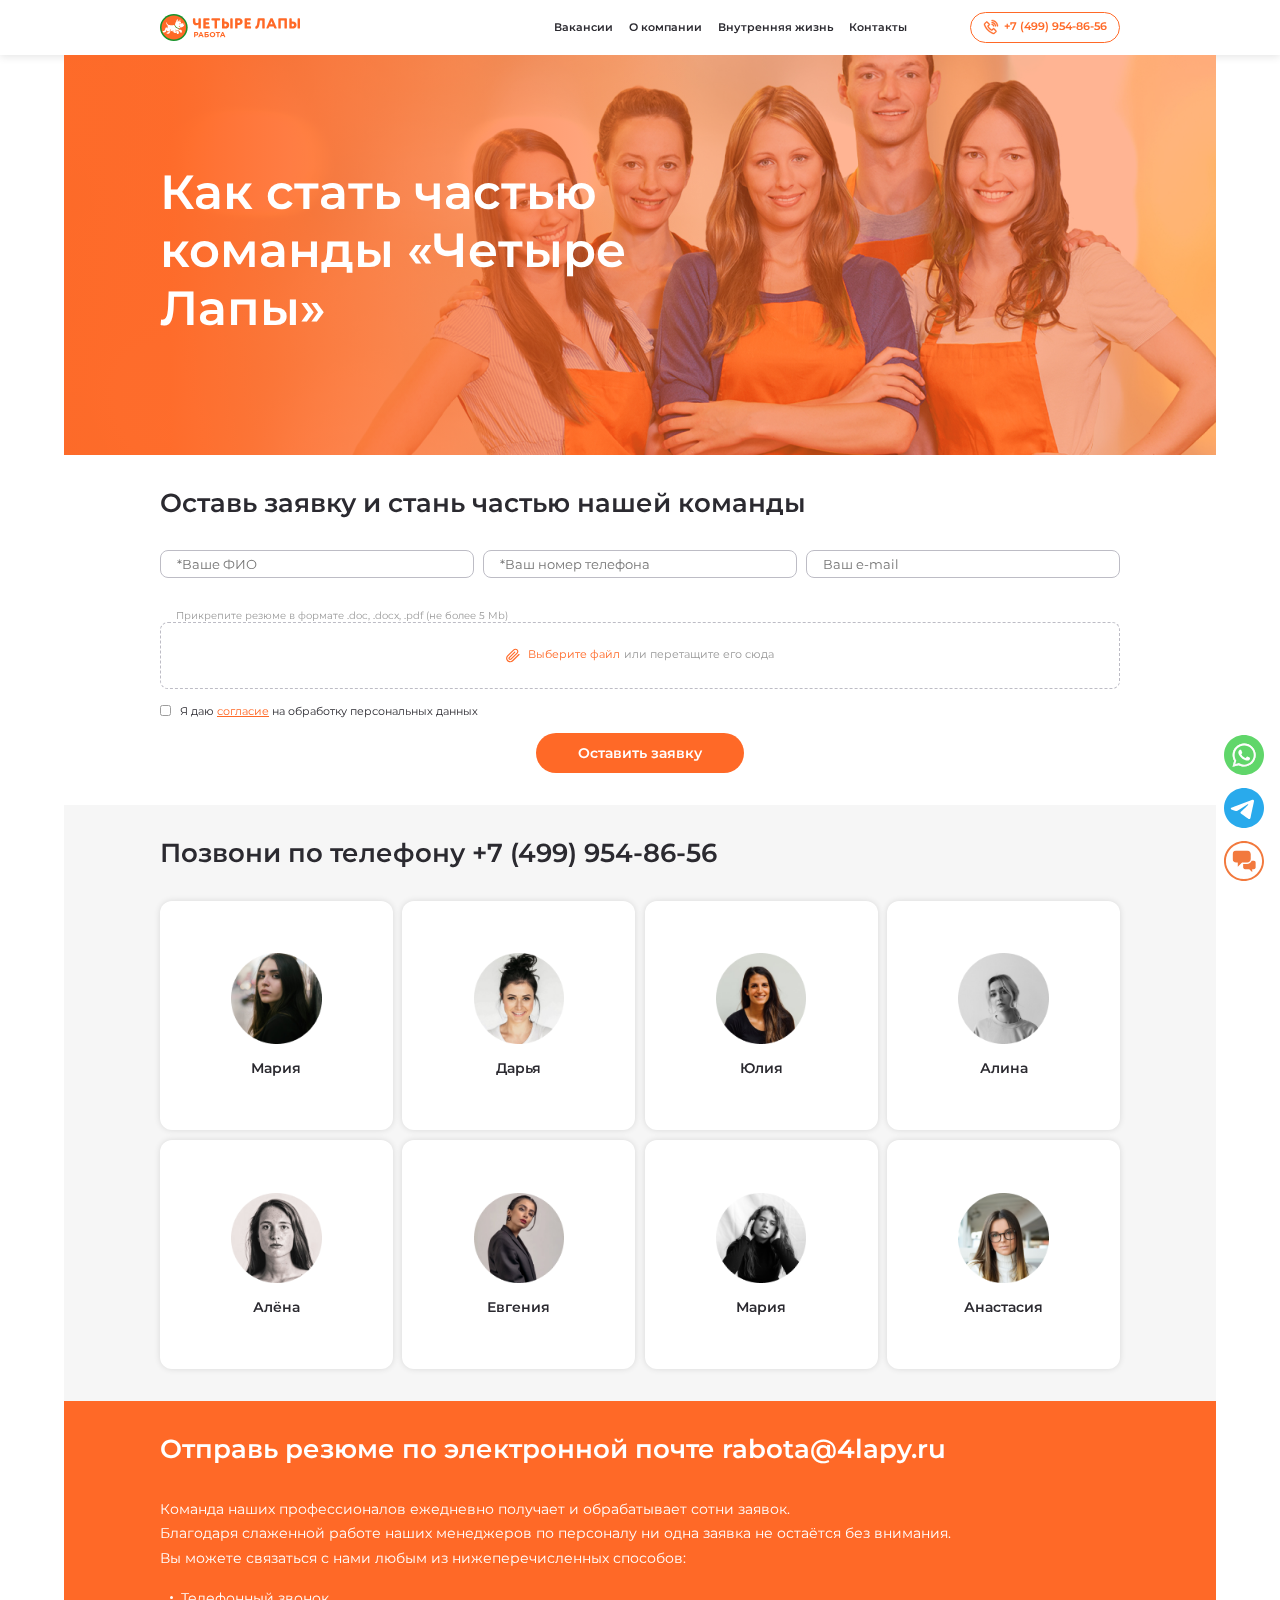
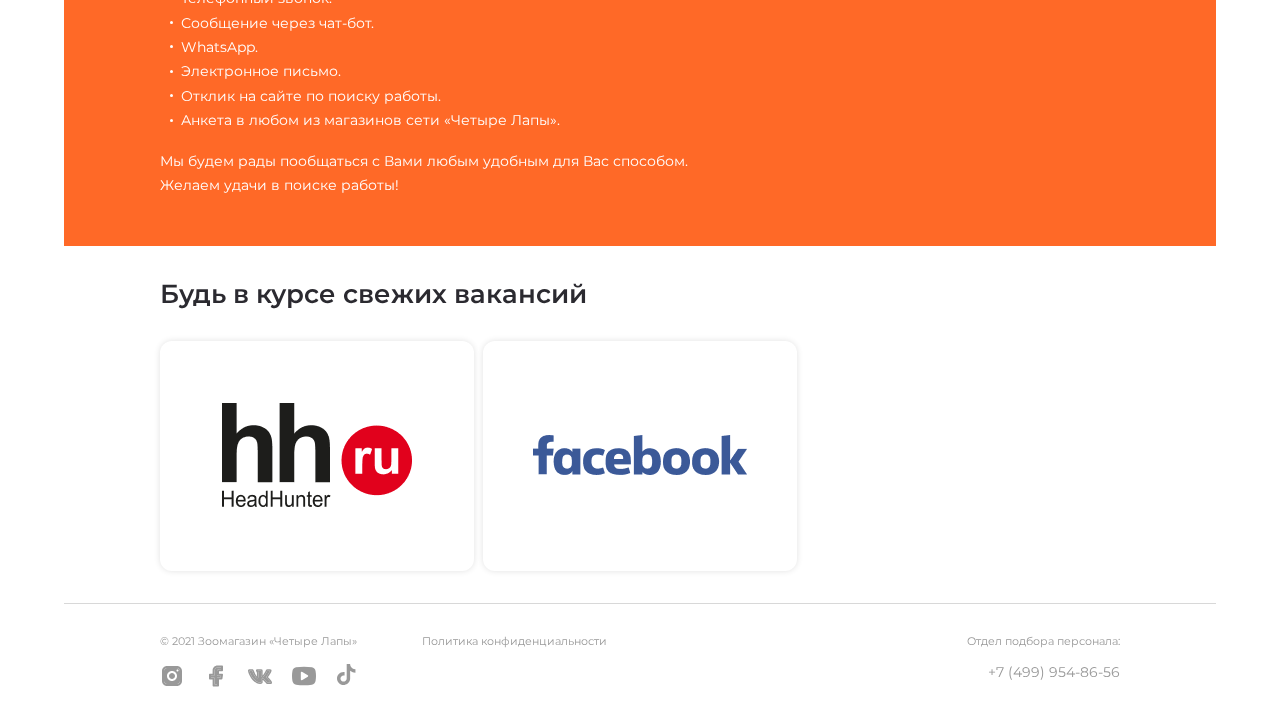
<file: contact.html>
<!DOCTYPE html>
<html lang="ru-RU">
  <head>
    <meta charset="UTF-8">
    <meta name="viewport" content="width=device-width, initial-scale=1, minimum-scale=1, maximum-scale=1">
    <title>Contact us</title>
    <link rel="preconnect" href="https://fonts.googleapis.com">
    <link rel="preconnect" href="https://fonts.gstatic.com" crossorigin>
    <link href="https://fonts.googleapis.com/css2?family=Montserrat:wght@400;500;600;700&amp;display=swap" rel="stylesheet">
    <link rel="stylesheet" href="libs/fancybox/jquery.fancybox.min.css">
    <link rel="stylesheet" href="libs/owl/assets/owl.carousel.min.css">
    <link rel="stylesheet" href="css/main.css">
  </head>
  <body>
    <header class="header">
      <div class="container">
        <div class="header__hamburger">
          <label class="header__menu-btn"><span></span></label>
        </div><a class="header__logo" href="/"><img src="img/logo.svg" alt=""></a>
        <div class="header__right">
          <nav class="header__nav">
            <ul>
              <li> <a href="">Вакансии</a></li>
              <li> <a href="">О компании</a></li>
              <li> <a href="">Внутренняя жизнь</a></li>
              <li> <a href="">Контакты</a></li>
            </ul>
          </nav>
          <div class="header__phone"><a class="phone-number" href="tel:+74999548656">
              <svg width="16" height="16" viewBox="0 0 16 16" fill="none" xmlns="http://www.w3.org/2000/svg"><path d="M8.73222 1V1.96461C11.6564 1.96461 14.0357 4.34478 14.0357 7.26996H15C15 3.8128 12.1882 1 8.73222 1ZM3.74211 2.44981C3.48947 2.44981 3.23635 2.53228 3.03048 2.69819L3.00685 2.71749L1.49053 4.28208L1.52283 4.2517C1.02141 4.68384 0.882557 5.36679 1.09807 5.94073C1.50451 7.11273 2.53966 9.37908 4.58344 11.4202C6.63059 13.471 8.91978 14.4626 10.0523 14.9048L10.0639 14.9087L10.075 14.9126C10.3585 15.0063 10.6615 15.0251 10.9545 14.9669C11.2474 14.9088 11.5203 14.7757 11.7465 14.5807L11.761 14.5687L13.2672 13.0615C13.6674 12.6612 13.6674 11.9599 13.2672 11.5601L11.2919 9.58165C10.8907 9.18037 10.1897 9.18037 9.78858 9.58165L8.83203 10.5385C8.48971 10.375 7.64693 9.95109 6.84562 9.18712C6.05588 8.4328 5.65234 7.56176 5.50625 7.22463L6.47052 6.26002C6.89335 5.83703 6.91746 5.1102 6.43002 4.72146L6.4739 4.76246L4.47689 2.71749L4.45423 2.69819C4.25219 2.53645 4.00088 2.44879 3.74211 2.44981ZM8.73222 2.92922V3.89383C10.5928 3.89383 12.1072 5.40827 12.1072 7.26996H13.0715C13.0715 4.87677 11.1251 2.92922 8.73222 2.92922ZM3.74307 3.41152C3.77779 3.41152 3.81154 3.42455 3.8448 3.45011L5.80566 5.45843L5.82928 5.47772C5.82349 5.47289 5.8476 5.5192 5.78878 5.57804L4.3631 7.00469L4.47303 7.29601C4.47303 7.29601 5.01736 8.77572 6.18027 9.8855C7.3239 10.9765 8.73415 11.5726 8.73415 11.5726L9.03452 11.7009L10.4703 10.2641C10.5518 10.1831 10.5287 10.1831 10.6101 10.2641L12.5855 12.2425C12.6674 12.3245 12.6674 12.2975 12.5855 12.38L11.1164 13.8496C10.8927 14.0396 10.6617 14.0893 10.3835 13.9971C9.29343 13.5708 7.15998 12.637 5.26518 10.7387C3.35688 8.83215 2.36754 6.66612 2.00497 5.61662L2.00304 5.61083L2.00015 5.60408C1.92735 5.41116 1.98086 5.13094 2.15202 4.98335L2.16793 4.96889L3.64038 3.45011C3.66941 3.42626 3.70552 3.41269 3.74307 3.41152ZM8.73222 4.85844V5.82305C9.52968 5.82305 10.1786 6.47223 10.1786 7.26996H11.1429C11.1429 5.94025 10.0615 4.85844 8.73222 4.85844Z" fill="#FF6927" stroke="#FF6927" stroke-width="0.4"/></svg>+7 (499) 954-86-56</a></div>
          <div class="header__footer">
            <div class="copyright">© 2021 Зоомагазин «Четыре Лапы»</div>
            <div class="socials"><a href="" target="_blank"><svg width="24" height="24" viewBox="0 0 24 24" fill="none" xmlns="http://www.w3.org/2000/svg"><path fill-rule="evenodd" clip-rule="evenodd" d="M2 7C2 4.23858 4.23858 2 7 2H17C19.7614 2 22 4.23858 22 7V17C22 19.7614 19.7614 22 17 22H7C4.23858 22 2 19.7614 2 17V7ZM7 4C5.34314 4 4 5.34314 4 7V17C4 18.6569 5.34314 20 7 20H17C18.6569 20 20 18.6569 20 17V7C20 5.34314 18.6569 4 17 4H7Z" fill="#999999"/><path fill-rule="evenodd" clip-rule="evenodd" d="M4 7C4 5.34314 5.34314 4 7 4H17C18.6569 4 20 5.34314 20 7V17C20 18.6569 18.6569 20 17 20H7C5.34314 20 4 18.6569 4 17V7ZM7 12C7 9.23856 9.23856 7 12 7C14.7614 7 17 9.23856 17 12C17 14.7614 14.7614 17 12 17C9.23856 17 7 14.7614 7 12ZM18.5 6.5C18.5 7.0523 18.0523 7.5 17.5 7.5C16.9477 7.5 16.5 7.0523 16.5 6.5C16.5 5.9477 16.9477 5.5 17.5 5.5C18.0523 5.5 18.5 5.9477 18.5 6.5Z" fill="#999999"/><path d="M9 12C9 10.3431 10.3431 9 12 9C13.6569 9 15 10.3431 15 12C15 13.6569 13.6569 15 12 15C10.3431 15 9 13.6569 9 12Z" fill="#999999"/></svg></a><a href="" target="_blank"><svg width="24" height="24" viewBox="0 0 24 24" fill="none" xmlns="http://www.w3.org/2000/svg"><path fill-rule="evenodd" clip-rule="evenodd" d="M13.5494 3.5L13.5199 3.50015C11.8997 3.51653 10.5995 4.8432 10.6158 6.46339L10.5757 10.7467C10.5686 11.2939 10.123 11.7337 9.57575 11.7337H7V13.5322H9.62255C10.1748 13.5322 10.6225 13.9799 10.6225 14.5322V20.5H13.0101V14.5322C13.0101 13.9799 13.4579 13.5322 14.0101 13.5322H16.5577L16.8344 11.7337H14.0101C13.4579 11.7337 13.0101 11.286 13.0101 10.7337V7.2833C13.0101 6.1879 13.8981 5.29985 14.9935 5.29985H17V3.5H13.5494ZM13.4996 1.50025L13.5494 1.5H18C18.5523 1.5 19 1.94772 19 2.5V6.29985C19 6.85214 18.5523 7.29985 18 7.29985H15.0101V9.7337H18C18.2918 9.7337 18.569 9.86113 18.759 10.0826C18.9489 10.304 19.0327 10.5974 18.9884 10.8858L18.404 14.6842C18.329 15.172 17.9092 15.5322 17.4156 15.5322H15.0101V21.5C15.0101 22.0523 14.5624 22.5 14.0101 22.5H9.62255C9.07026 22.5 8.62255 22.0523 8.62255 21.5V15.5322H6C5.44772 15.5322 5 15.0844 5 14.5322V10.7337C5 10.1814 5.44772 9.7337 6 9.7337H8.58865L8.62248 7.12674L8.61595 6.48371C8.58842 3.75903 10.7749 1.52785 13.4996 1.50025Z" fill="#999999"/><path d="M13.5199 3.50015L13.5494 3.5H17V5.29985H14.9935C13.8981 5.29985 13.0101 6.1879 13.0101 7.2833V10.7337C13.0101 11.286 13.4579 11.7337 14.0101 11.7337H16.8344L16.5577 13.5322H14.0101C13.4579 13.5322 13.0101 13.9799 13.0101 14.5322V20.5H10.6225V14.5322C10.6225 13.9799 10.1748 13.5322 9.62255 13.5322H7V11.7337H9.57575C10.123 11.7337 10.5686 11.2939 10.5757 10.7467L10.6158 6.46339C10.5995 4.8432 11.8997 3.51653 13.5199 3.50015Z" fill="#999999"/></svg></a><a href="" target="_blank"><svg width="24" height="24" viewBox="0 0 24 24" fill="none" xmlns="http://www.w3.org/2000/svg"><path d="M12.1449 19.9999C15.6168 19.9999 14.3788 17.8508 14.6468 17.2328C14.6428 16.7713 14.6388 16.3274 14.6548 16.0575C14.8748 16.1181 15.3938 16.3753 16.4658 17.3941C18.1208 19.027 18.5438 19.9999 19.8808 19.9999H22.3418C23.1217 19.9999 23.5277 19.6841 23.7307 19.4191C23.9267 19.1629 24.1187 18.7132 23.9087 18.0131C23.3597 16.3274 20.1578 13.4165 19.9588 13.1095C19.9888 13.0528 20.0368 12.9775 20.0618 12.9384H20.0598C20.6918 12.122 23.1037 8.58827 23.4587 7.17441C23.4597 7.17245 23.4607 7.16952 23.4607 7.16658C23.6527 6.52125 23.4767 6.10276 23.2947 5.86614C23.0207 5.51219 22.5848 5.33325 21.9958 5.33325H19.5348C18.7108 5.33325 18.0858 5.73903 17.7698 6.47921C17.2408 7.79432 15.7548 10.4989 14.6408 11.4561C14.6068 10.0999 14.6298 9.06445 14.6478 8.29494C14.6838 6.79405 14.7998 5.33325 13.2069 5.33325H9.3389C8.34091 5.33325 7.38592 6.39903 8.41991 7.66427C9.3239 8.77307 8.7449 9.39103 8.9399 12.4671C8.17991 11.6702 6.82793 9.51814 5.87194 6.76765C5.60394 6.02356 5.19794 5.33423 4.05496 5.33423H1.59398C0.595993 5.33423 0 5.86614 0 6.7569C0 8.75743 4.52895 19.9999 12.1449 19.9999ZM4.05496 6.8009C4.27195 6.8009 4.29395 6.8009 4.45495 7.24774C5.43394 10.0667 7.62992 14.2379 9.2339 14.2379C10.4389 14.2379 10.4389 13.0303 10.4389 12.5757L10.4379 8.95592C10.3719 7.75814 9.92589 7.1617 9.63289 6.79992L13.1409 6.80383C13.1429 6.82045 13.1209 10.8078 13.1509 11.7739C13.1509 13.1457 14.2648 13.9318 16.0038 12.2109C17.8388 10.186 19.1078 7.15876 19.1588 7.03556C19.2338 6.85956 19.2988 6.79992 19.5348 6.79992H21.9958H22.0058C22.0048 6.80285 22.0048 6.80578 22.0038 6.80872C21.7788 7.83538 19.5578 11.107 18.8148 12.1229C18.8028 12.1386 18.7918 12.1552 18.7808 12.1718C18.4538 12.694 18.1878 13.2709 18.8258 14.0824C18.8838 14.1509 19.0358 14.3112 19.2558 14.5341C19.2623 14.5408 19.2691 14.5475 19.2759 14.5544C19.9845 15.2695 22.2877 17.5938 22.4938 18.5235C22.3558 18.545 22.2058 18.5293 19.8808 18.5342C19.3858 18.5342 18.9988 17.8107 17.5218 16.3538C16.1938 15.0905 15.3318 14.5742 14.5468 14.5742C13.0229 14.5742 13.1339 15.7837 13.1479 17.2465C13.1529 18.8325 13.1429 18.3309 13.1539 18.4306C13.0649 18.4648 12.8099 18.5333 12.1449 18.5333C5.79994 18.5333 1.66798 8.68605 1.50898 6.80383C1.56398 6.79894 2.32097 6.80187 4.05496 6.8009Z" fill="#999999"/><path d="M4.05496 6.8009C4.27195 6.8009 4.29395 6.8009 4.45495 7.24774C5.43394 10.0667 7.62992 14.2379 9.2339 14.2379C10.4389 14.2379 10.4389 13.0303 10.4389 12.5757L10.4379 8.95592C10.3719 7.75814 9.92589 7.1617 9.63289 6.79992L13.1409 6.80383C13.1429 6.82045 13.1209 10.8078 13.1509 11.7739C13.1509 13.1457 14.2648 13.9318 16.0038 12.2109C17.8388 10.186 19.1078 7.15876 19.1588 7.03556C19.2338 6.85956 19.2988 6.79992 19.5348 6.79992H21.9958H22.0058C22.0048 6.80285 22.0048 6.80578 22.0038 6.80872C21.7788 7.83538 19.5578 11.107 18.8148 12.1229C18.8028 12.1386 18.7918 12.1552 18.7808 12.1718C18.4538 12.694 18.1878 13.2709 18.8258 14.0824C18.8838 14.1509 19.0358 14.3112 19.2558 14.5341L19.2759 14.5544C19.9845 15.2695 22.2877 17.5938 22.4938 18.5235C22.3558 18.545 22.2058 18.5293 19.8808 18.5342C19.3858 18.5342 18.9988 17.8107 17.5218 16.3538C16.1938 15.0905 15.3318 14.5742 14.5468 14.5742C13.0229 14.5742 13.1339 15.7837 13.1479 17.2465C13.1529 18.8325 13.1429 18.3309 13.1539 18.4306C13.0649 18.4648 12.8099 18.5333 12.1449 18.5333C5.79994 18.5333 1.66798 8.68605 1.50898 6.80383C1.56398 6.79894 2.32097 6.80187 4.05496 6.8009Z" fill="#999999"/></svg></a><a href="" target="_blank"><svg width="24" height="24" viewBox="0 0 24 24" fill="none" xmlns="http://www.w3.org/2000/svg"><g clip-path="url(#clip0_427_787)"><path fill-rule="evenodd" clip-rule="evenodd" d="M4.096 3.27118C8.751 2.58018 15.251 2.58018 19.904 3.27118C21.766 3.54718 23.233 5.00918 23.553 6.90618C24.149 10.4292 24.149 13.5712 23.553 17.0942C23.231 18.9932 21.765 20.4542 19.905 20.7302C17.582 21.0762 14.797 21.2482 12.011 21.2482C9.22 21.2482 6.428 21.0752 4.096 20.7292C2.234 20.4532 0.767 18.9922 0.447 17.0932C-0.149 13.5712 -0.149 10.4302 0.447 6.90718C0.767 5.00918 2.234 3.54718 4.096 3.27118ZM8.80469 8.4999C8.80469 7.9179 9.44169 7.5589 9.93869 7.8559L15.8087 11.3609C16.2947 11.6529 16.2957 12.3589 15.8077 12.6499L9.93869 16.1449C9.44269 16.4389 8.80469 16.0849 8.80469 15.4999V8.4999Z" fill="#999999"/></g><defs><clipPath id="clip0_427_787"><rect width="24" height="24" fill="white"/></clipPath></defs></svg></a><a href="" target="_blank"><svg width="24" height="24" viewBox="0 0 24 24" fill="none" xmlns="http://www.w3.org/2000/svg"><g clip-path="url(#clip0_427_792)"><path d="M19.4405 5.25811C18.2402 5.25811 17.1327 4.86047 16.2433 4.18965C15.2233 3.42065 14.4905 2.29262 14.2317 0.992469C14.1676 0.671231 14.1331 0.339723 14.1298 0H10.7009V9.3693L10.6968 14.5013C10.6968 15.8733 9.80337 17.0367 8.56483 17.4458C8.20539 17.5646 7.81719 17.6208 7.41298 17.5987C6.89703 17.5703 6.41353 17.4146 5.99329 17.1632C5.099 16.6284 4.49267 15.6581 4.47624 14.5481C4.45036 12.8134 5.8528 11.399 7.58633 11.399C7.92852 11.399 8.25715 11.4549 8.56483 11.5563V8.99548V8.0749C8.24031 8.02684 7.91003 8.00178 7.57606 8.00178C5.67862 8.00178 3.90401 8.7905 2.63549 10.2114C1.6767 11.2852 1.1016 12.6552 1.01287 14.0917C0.896614 15.9789 1.58715 17.7728 2.92633 19.0964C3.1231 19.2907 3.32972 19.471 3.5458 19.6374C4.69396 20.521 6.09763 21 7.57606 21C7.91003 21 8.24031 20.9754 8.56483 20.9273C9.94591 20.7227 11.2202 20.0905 12.2258 19.0964C13.4615 17.8751 14.1442 16.2537 14.1516 14.528L14.1339 6.8643C14.7234 7.31905 15.3679 7.69533 16.0597 7.9874C17.1356 8.44133 18.2763 8.67137 19.4504 8.67096V6.18116V5.25729C19.4512 5.25811 19.4413 5.25811 19.4405 5.25811Z" fill="#999999"/></g><defs><clipPath id="clip0_427_792"><rect width="24" height="24" fill="white"/></clipPath></defs></svg></a></div>
          </div>
        </div>
      </div>
    </header>
    <main>
      <section class="slider owl-carousel">
        <div class="slider__slide" style="background-image:url(img/shutterstock_1806679306-team21.jpg)">
          <div class="container">
            <div class="slider__desc">
              <div class="slider__name">Как стать частью команды «Четыре Лапы»</div>
            </div>
          </div>
        </div>
      </section>
      <section class="leave-order">
        <div class="container">
          <form class="form form_contact" action=""> 
            <div class="form__thanks">
              <h2 class="h2-title">Спасибо за отклик!</h2><img src="img/thanks.svg" alt=""><span>Мы обязательно рассмотрим заявку и перезвоним в ближайшее время.</span>
            </div>
            <div class="form_inner"> 
              <h2 class="h2-title">Оставь заявку и стань частью нашей команды</h2>
              <div class="form__columns form__columns_three">
                <div class="form__input-block">
                  <input type="text" placeholder="*Ваше ФИО">
                </div>
                <div class="form__input-block">
                  <input type="tel" placeholder="*Ваш номер телефона">
                </div>
                <div class="form__input-block">
                  <input type="email" placeholder="Ваш e-mail">
                </div>
              </div>
              <div class="form__file-block">
                <label>Прикрепитe резюме в формате .doc, .docx, .pdf (не более 5 Mb)</label>
                <input type="file">
                <div class="form__file-inner">
                  <div class="form__file-text"><img src="img/file.svg" alt=""><span>Выберите файл </span>или перетащите его сюда</div>
                </div>
              </div>
              <label class="form__checkbox">
                <input class="checkbox" type="checkbox" name="agree"><span class="checkbox-custom"></span><span class="label">Я даю <a href="">согласие</a> на обработку персональных данных</span>
              </label>
              <input class="button button_orange" type="submit" value="Оставить заявку">
            </div>
          </form>
        </div>
      </section>
      <section class="call-us">
        <div class="container">
          <h2 class="h2-title">Позвони по телефону +7 (499) 954-86-56</h2>
          <div class="call-us__items">
            <div class="call-us__item">
              <div class="call-us__inner">
                <div class="call-us__img"> <img src="img/girl1.png" alt=""></div>
                <div class="call-us__name">Мария</div>
              </div>
            </div>
            <div class="call-us__item">
              <div class="call-us__inner">
                <div class="call-us__img"> <img src="img/girl2.png" alt=""></div>
                <div class="call-us__name">Дарья</div>
              </div>
            </div>
            <div class="call-us__item">
              <div class="call-us__inner">
                <div class="call-us__img"> <img src="img/girl3.png" alt=""></div>
                <div class="call-us__name">Юлия</div>
              </div>
            </div>
            <div class="call-us__item">
              <div class="call-us__inner">
                <div class="call-us__img"> <img src="img/girl4.png" alt=""></div>
                <div class="call-us__name">Алина</div>
              </div>
            </div>
            <div class="call-us__item">
              <div class="call-us__inner">
                <div class="call-us__img"> <img src="img/girl5.png" alt=""></div>
                <div class="call-us__name">Алёна</div>
              </div>
            </div>
            <div class="call-us__item">
              <div class="call-us__inner">
                <div class="call-us__img"> <img src="img/girl6.png" alt=""></div>
                <div class="call-us__name">Евгения</div>
              </div>
            </div>
            <div class="call-us__item">
              <div class="call-us__inner">
                <div class="call-us__img"> <img src="img/girl7.png" alt=""></div>
                <div class="call-us__name">Мария</div>
              </div>
            </div>
            <div class="call-us__item">
              <div class="call-us__inner">
                <div class="call-us__img"> <img src="img/girl8.png" alt=""></div>
                <div class="call-us__name">Анастасия</div>
              </div>
            </div>
          </div>
        </div>
      </section>
      <section class="about-block">
        <div class="container">
          <h2 class="h2-title">Отправь резюме по электронной почте rabota@4lapy.ru</h2>
          <p>Команда наших профессионалов ежедневно получает и обрабатывает сотни заявок. <br>Благодаря слаженной работе наших менеджеров по персоналу ни одна заявка не остаётся без внимания. <br>Вы можете связаться с нами любым из нижеперечисленных способов:</p>
          <ul>
            <li>Телефонный звонок.</li>
            <li>Сообщение через чат-бот.</li>
            <li>WhatsApp.</li>
            <li>Электронное письмо.</li>
            <li>Отклик на сайте по поиску работы. </li>
            <li>Анкета в любом из магазинов сети «Четыре Лапы».</li>
          </ul>
          <p>Мы будем рады пообщаться с Вами любым удобным для Вас способом.<br>Желаем удачи в поиске работы!</p>
        </div>
      </section>
      <section class="hh-sites">
        <div class="container"> 
          <h2 class="h2-title">Будь в курсе свежих вакансий</h2>
          <div class="hh-sites__items"><a class="hh-sites__item" href=""><img src="img/hh_logo.png" alt=""></a><a class="hh-sites__item" href=""><img src="img/facebook_logo.png" alt=""></a></div>
        </div>
      </section>
    </main>
    <footer class="footer">
      <div class="container">
        <div class="footer__copyright">
          <p>© 2021 Зоомагазин «Четыре Лапы»</p>
          <div class="socials"><a href="" target="_blank"><svg width="24" height="24" viewBox="0 0 24 24" fill="none" xmlns="http://www.w3.org/2000/svg"><path fill-rule="evenodd" clip-rule="evenodd" d="M2 7C2 4.23858 4.23858 2 7 2H17C19.7614 2 22 4.23858 22 7V17C22 19.7614 19.7614 22 17 22H7C4.23858 22 2 19.7614 2 17V7ZM7 4C5.34314 4 4 5.34314 4 7V17C4 18.6569 5.34314 20 7 20H17C18.6569 20 20 18.6569 20 17V7C20 5.34314 18.6569 4 17 4H7Z" fill="#999999"/><path fill-rule="evenodd" clip-rule="evenodd" d="M4 7C4 5.34314 5.34314 4 7 4H17C18.6569 4 20 5.34314 20 7V17C20 18.6569 18.6569 20 17 20H7C5.34314 20 4 18.6569 4 17V7ZM7 12C7 9.23856 9.23856 7 12 7C14.7614 7 17 9.23856 17 12C17 14.7614 14.7614 17 12 17C9.23856 17 7 14.7614 7 12ZM18.5 6.5C18.5 7.0523 18.0523 7.5 17.5 7.5C16.9477 7.5 16.5 7.0523 16.5 6.5C16.5 5.9477 16.9477 5.5 17.5 5.5C18.0523 5.5 18.5 5.9477 18.5 6.5Z" fill="#999999"/><path d="M9 12C9 10.3431 10.3431 9 12 9C13.6569 9 15 10.3431 15 12C15 13.6569 13.6569 15 12 15C10.3431 15 9 13.6569 9 12Z" fill="#999999"/></svg></a><a href="" target="_blank"><svg width="24" height="24" viewBox="0 0 24 24" fill="none" xmlns="http://www.w3.org/2000/svg"><path fill-rule="evenodd" clip-rule="evenodd" d="M13.5494 3.5L13.5199 3.50015C11.8997 3.51653 10.5995 4.8432 10.6158 6.46339L10.5757 10.7467C10.5686 11.2939 10.123 11.7337 9.57575 11.7337H7V13.5322H9.62255C10.1748 13.5322 10.6225 13.9799 10.6225 14.5322V20.5H13.0101V14.5322C13.0101 13.9799 13.4579 13.5322 14.0101 13.5322H16.5577L16.8344 11.7337H14.0101C13.4579 11.7337 13.0101 11.286 13.0101 10.7337V7.2833C13.0101 6.1879 13.8981 5.29985 14.9935 5.29985H17V3.5H13.5494ZM13.4996 1.50025L13.5494 1.5H18C18.5523 1.5 19 1.94772 19 2.5V6.29985C19 6.85214 18.5523 7.29985 18 7.29985H15.0101V9.7337H18C18.2918 9.7337 18.569 9.86113 18.759 10.0826C18.9489 10.304 19.0327 10.5974 18.9884 10.8858L18.404 14.6842C18.329 15.172 17.9092 15.5322 17.4156 15.5322H15.0101V21.5C15.0101 22.0523 14.5624 22.5 14.0101 22.5H9.62255C9.07026 22.5 8.62255 22.0523 8.62255 21.5V15.5322H6C5.44772 15.5322 5 15.0844 5 14.5322V10.7337C5 10.1814 5.44772 9.7337 6 9.7337H8.58865L8.62248 7.12674L8.61595 6.48371C8.58842 3.75903 10.7749 1.52785 13.4996 1.50025Z" fill="#999999"/><path d="M13.5199 3.50015L13.5494 3.5H17V5.29985H14.9935C13.8981 5.29985 13.0101 6.1879 13.0101 7.2833V10.7337C13.0101 11.286 13.4579 11.7337 14.0101 11.7337H16.8344L16.5577 13.5322H14.0101C13.4579 13.5322 13.0101 13.9799 13.0101 14.5322V20.5H10.6225V14.5322C10.6225 13.9799 10.1748 13.5322 9.62255 13.5322H7V11.7337H9.57575C10.123 11.7337 10.5686 11.2939 10.5757 10.7467L10.6158 6.46339C10.5995 4.8432 11.8997 3.51653 13.5199 3.50015Z" fill="#999999"/></svg></a><a href="" target="_blank"><svg width="24" height="24" viewBox="0 0 24 24" fill="none" xmlns="http://www.w3.org/2000/svg"><path d="M12.1449 19.9999C15.6168 19.9999 14.3788 17.8508 14.6468 17.2328C14.6428 16.7713 14.6388 16.3274 14.6548 16.0575C14.8748 16.1181 15.3938 16.3753 16.4658 17.3941C18.1208 19.027 18.5438 19.9999 19.8808 19.9999H22.3418C23.1217 19.9999 23.5277 19.6841 23.7307 19.4191C23.9267 19.1629 24.1187 18.7132 23.9087 18.0131C23.3597 16.3274 20.1578 13.4165 19.9588 13.1095C19.9888 13.0528 20.0368 12.9775 20.0618 12.9384H20.0598C20.6918 12.122 23.1037 8.58827 23.4587 7.17441C23.4597 7.17245 23.4607 7.16952 23.4607 7.16658C23.6527 6.52125 23.4767 6.10276 23.2947 5.86614C23.0207 5.51219 22.5848 5.33325 21.9958 5.33325H19.5348C18.7108 5.33325 18.0858 5.73903 17.7698 6.47921C17.2408 7.79432 15.7548 10.4989 14.6408 11.4561C14.6068 10.0999 14.6298 9.06445 14.6478 8.29494C14.6838 6.79405 14.7998 5.33325 13.2069 5.33325H9.3389C8.34091 5.33325 7.38592 6.39903 8.41991 7.66427C9.3239 8.77307 8.7449 9.39103 8.9399 12.4671C8.17991 11.6702 6.82793 9.51814 5.87194 6.76765C5.60394 6.02356 5.19794 5.33423 4.05496 5.33423H1.59398C0.595993 5.33423 0 5.86614 0 6.7569C0 8.75743 4.52895 19.9999 12.1449 19.9999ZM4.05496 6.8009C4.27195 6.8009 4.29395 6.8009 4.45495 7.24774C5.43394 10.0667 7.62992 14.2379 9.2339 14.2379C10.4389 14.2379 10.4389 13.0303 10.4389 12.5757L10.4379 8.95592C10.3719 7.75814 9.92589 7.1617 9.63289 6.79992L13.1409 6.80383C13.1429 6.82045 13.1209 10.8078 13.1509 11.7739C13.1509 13.1457 14.2648 13.9318 16.0038 12.2109C17.8388 10.186 19.1078 7.15876 19.1588 7.03556C19.2338 6.85956 19.2988 6.79992 19.5348 6.79992H21.9958H22.0058C22.0048 6.80285 22.0048 6.80578 22.0038 6.80872C21.7788 7.83538 19.5578 11.107 18.8148 12.1229C18.8028 12.1386 18.7918 12.1552 18.7808 12.1718C18.4538 12.694 18.1878 13.2709 18.8258 14.0824C18.8838 14.1509 19.0358 14.3112 19.2558 14.5341C19.2623 14.5408 19.2691 14.5475 19.2759 14.5544C19.9845 15.2695 22.2877 17.5938 22.4938 18.5235C22.3558 18.545 22.2058 18.5293 19.8808 18.5342C19.3858 18.5342 18.9988 17.8107 17.5218 16.3538C16.1938 15.0905 15.3318 14.5742 14.5468 14.5742C13.0229 14.5742 13.1339 15.7837 13.1479 17.2465C13.1529 18.8325 13.1429 18.3309 13.1539 18.4306C13.0649 18.4648 12.8099 18.5333 12.1449 18.5333C5.79994 18.5333 1.66798 8.68605 1.50898 6.80383C1.56398 6.79894 2.32097 6.80187 4.05496 6.8009Z" fill="#999999"/><path d="M4.05496 6.8009C4.27195 6.8009 4.29395 6.8009 4.45495 7.24774C5.43394 10.0667 7.62992 14.2379 9.2339 14.2379C10.4389 14.2379 10.4389 13.0303 10.4389 12.5757L10.4379 8.95592C10.3719 7.75814 9.92589 7.1617 9.63289 6.79992L13.1409 6.80383C13.1429 6.82045 13.1209 10.8078 13.1509 11.7739C13.1509 13.1457 14.2648 13.9318 16.0038 12.2109C17.8388 10.186 19.1078 7.15876 19.1588 7.03556C19.2338 6.85956 19.2988 6.79992 19.5348 6.79992H21.9958H22.0058C22.0048 6.80285 22.0048 6.80578 22.0038 6.80872C21.7788 7.83538 19.5578 11.107 18.8148 12.1229C18.8028 12.1386 18.7918 12.1552 18.7808 12.1718C18.4538 12.694 18.1878 13.2709 18.8258 14.0824C18.8838 14.1509 19.0358 14.3112 19.2558 14.5341L19.2759 14.5544C19.9845 15.2695 22.2877 17.5938 22.4938 18.5235C22.3558 18.545 22.2058 18.5293 19.8808 18.5342C19.3858 18.5342 18.9988 17.8107 17.5218 16.3538C16.1938 15.0905 15.3318 14.5742 14.5468 14.5742C13.0229 14.5742 13.1339 15.7837 13.1479 17.2465C13.1529 18.8325 13.1429 18.3309 13.1539 18.4306C13.0649 18.4648 12.8099 18.5333 12.1449 18.5333C5.79994 18.5333 1.66798 8.68605 1.50898 6.80383C1.56398 6.79894 2.32097 6.80187 4.05496 6.8009Z" fill="#999999"/></svg></a><a href="" target="_blank"><svg width="24" height="24" viewBox="0 0 24 24" fill="none" xmlns="http://www.w3.org/2000/svg"><g clip-path="url(#clip0_427_787)"><path fill-rule="evenodd" clip-rule="evenodd" d="M4.096 3.27118C8.751 2.58018 15.251 2.58018 19.904 3.27118C21.766 3.54718 23.233 5.00918 23.553 6.90618C24.149 10.4292 24.149 13.5712 23.553 17.0942C23.231 18.9932 21.765 20.4542 19.905 20.7302C17.582 21.0762 14.797 21.2482 12.011 21.2482C9.22 21.2482 6.428 21.0752 4.096 20.7292C2.234 20.4532 0.767 18.9922 0.447 17.0932C-0.149 13.5712 -0.149 10.4302 0.447 6.90718C0.767 5.00918 2.234 3.54718 4.096 3.27118ZM8.80469 8.4999C8.80469 7.9179 9.44169 7.5589 9.93869 7.8559L15.8087 11.3609C16.2947 11.6529 16.2957 12.3589 15.8077 12.6499L9.93869 16.1449C9.44269 16.4389 8.80469 16.0849 8.80469 15.4999V8.4999Z" fill="#999999"/></g><defs><clipPath id="clip0_427_787"><rect width="24" height="24" fill="white"/></clipPath></defs></svg></a><a href="" target="_blank"><svg width="24" height="24" viewBox="0 0 24 24" fill="none" xmlns="http://www.w3.org/2000/svg"><g clip-path="url(#clip0_427_792)"><path d="M19.4405 5.25811C18.2402 5.25811 17.1327 4.86047 16.2433 4.18965C15.2233 3.42065 14.4905 2.29262 14.2317 0.992469C14.1676 0.671231 14.1331 0.339723 14.1298 0H10.7009V9.3693L10.6968 14.5013C10.6968 15.8733 9.80337 17.0367 8.56483 17.4458C8.20539 17.5646 7.81719 17.6208 7.41298 17.5987C6.89703 17.5703 6.41353 17.4146 5.99329 17.1632C5.099 16.6284 4.49267 15.6581 4.47624 14.5481C4.45036 12.8134 5.8528 11.399 7.58633 11.399C7.92852 11.399 8.25715 11.4549 8.56483 11.5563V8.99548V8.0749C8.24031 8.02684 7.91003 8.00178 7.57606 8.00178C5.67862 8.00178 3.90401 8.7905 2.63549 10.2114C1.6767 11.2852 1.1016 12.6552 1.01287 14.0917C0.896614 15.9789 1.58715 17.7728 2.92633 19.0964C3.1231 19.2907 3.32972 19.471 3.5458 19.6374C4.69396 20.521 6.09763 21 7.57606 21C7.91003 21 8.24031 20.9754 8.56483 20.9273C9.94591 20.7227 11.2202 20.0905 12.2258 19.0964C13.4615 17.8751 14.1442 16.2537 14.1516 14.528L14.1339 6.8643C14.7234 7.31905 15.3679 7.69533 16.0597 7.9874C17.1356 8.44133 18.2763 8.67137 19.4504 8.67096V6.18116V5.25729C19.4512 5.25811 19.4413 5.25811 19.4405 5.25811Z" fill="#999999"/></g><defs><clipPath id="clip0_427_792"><rect width="24" height="24" fill="white"/></clipPath></defs></svg></a></div>
        </div>
        <div class="footer__politics"><a href="">Политика конфиденциальности</a></div>
        <div class="footer__contacts">
          <p>Отдел подбора персонала:</p><a href="tel:+74999548656">+7 (499) 954-86-56</a>
        </div>
      </div>
    </footer>
    <div class="fixed-icons"><a href=""> <img src="img/whatsapp_icon.svg" alt=""></a><a href=""> <img src="img/telegram_icon.svg" alt=""></a><a href=""> <img src="img/chat_icon.svg" alt=""></a></div>
    <div id="thanks-popup" style="display: none;">
      <div class="popup-inner text-page">
        <form class="form">
          <div class="form__thanks" style="display:block;">
            <div class="popup-caption popup-caption_center">Спасибо!</div><img src="img/thanks.svg" alt=""><span>Мы обязательно перезвоним Вам в ближайшее время.</span><a class="button button_orange" href="">Перейти на главную</a>
          </div>
        </form>
      </div>
    </div>
    <div id="thanks-popup2" style="display: none;">
      <div class="popup-inner text-page">
        <form class="form">
          <div class="form__thanks" style="display:block;">
            <div class="popup-caption popup-caption_center">Спасибо!</div><img src="img/thanks.svg" alt=""><span>Мы обязательно рассмотрим заявку и перезвоним в ближайшее время.</span><a class="button button_orange" href="">Перейти на главную</a>
          </div>
        </form>
      </div>
    </div>
    <div id="callback-popup" style="display: none;">
      <div class="popup-inner text-page">
        <form class="form">
          <div class="form__thanks">
            <div class="popup-caption popup-caption_center">Спасибо!</div><img src="img/thanks.svg" alt=""><span>Мы обязательно перезвоним Вам в ближайшее время.</span><a class="button button_orange" href="">Перейти на главную</a>
          </div>
          <div class="form_inner">
            <div class="popup-caption popup-caption_center">Закажи обратный звонок</div>
            <div class="form__columns">
              <div class="form__input-block">
                <input type="text" placeholder="*Ваше ФИО">
              </div>
              <div class="form__input-block">
                <input type="tel" placeholder="*Ваш номер телефона">
              </div>
            </div>
            <label class="form__checkbox">
              <input class="checkbox" type="checkbox" name="agree"><span class="checkbox-custom"></span><span class="label">Я даю <a href="">согласие</a> на обработку персональных данных</span>
            </label>
            <input class="button button_orange" type="submit" value="Оставить заявку">
          </div>
        </form>
      </div>
    </div>
    <div id="leave-popup" style="display: none;">
      <div class="popup-inner text-page">
        <form class="form">
          <div class="form__thanks">
            <div class="popup-caption popup-caption_center">Спасибо за отклик!</div><img src="img/thanks.svg" alt=""><span>Мы обязательно рассмотрим заявку и перезвоним в ближайшее время.</span><a class="button button_orange" href="">Перейти на главную</a>
          </div>
          <div class="form_inner">
            <div class="popup-caption popup-caption_center">Оставь заявку и стань частью команды <span>«Четыре Лапы»:</span></div>
            <div class="form__input-block">
              <input type="text" placeholder="*Ваше ФИО">
            </div>
            <div class="form__input-block">
              <input type="tel" placeholder="*Ваш номер телефона">
            </div>
            <div class="form__input-block">
              <input type="email" placeholder="Ваш e-mail">
            </div>
            <div class="form__file-block">
              <label>Прикрепитe резюме в формате .doc, .docx, .pdf (не более 5 Mb)</label>
              <input type="file">
              <div class="form__file-inner">
                <div class="form__file-text"><img src="img/file.svg" alt=""><span>Выберите файл </span>или перетащите его сюда</div>
              </div>
            </div>
            <label class="form__checkbox">
              <input class="checkbox" type="checkbox" name="agree"><span class="checkbox-custom"></span><span class="label">Я даю <a href="">согласие</a> на обработку персональных данных</span>
            </label>
            <input class="button button_orange" type="submit" value="Оставить заявку">
          </div>
        </form>
      </div>
    </div>
    <div id="agree-popup" style="display: none;">
      <div class="popup-inner text-page">
        <div class="popup-caption">Согласие на обработку персональных данных</div>
        <div class="popup-text"> 
          <p class="p-grey">г. Жуковский «23» февраля 2017 года</p>
          <p>Пользователь, оставляя заявку на интернет-сайте Общества с ограниченной ответственностью «Четыре Лапы-ИМ» (ООО «ЧЕТЫРЕ ЛАПЫ-ИМ»») <a href="">http://rabota4lapy.ru, </a>даёт настоящее согласие на обработку персональных данных (далее – Согласие). Действуя свободно, по своей волей и в своем интересе, а также подтверждая свою дееспособность, даю свое согласие ООО «ЧЕТЫРЕ ЛАПЫ-ИМ» (ИНН 101101101), которое расположено по адресу: город Жуковский, улица Дугина, 28/12, на обработку своих персональных данных со следующими условиями:</p>
          <p>1. Согласие дается на обработку персональных данных с использованием средств автоматизации.</p>
          <p>2. Согласие дается на обработку следующих моих персональных данных: персональные данные, не являющиеся специальными или биометрическими: фамилия, имя, отчество; дата рождения; гражданство; номера контактных телефонов; адрес электронной почты; пользовательские данные (сведения о местоположении; тип и версия операционной системы; тип и версия браузера; тип устройства и разрешение его экрана; источник, откуда пришел на сайт пользователь; с какого сайта или по какой рекламе; язык операционной системы и браузера; какие страницы открывает и на какие кнопки нажимает пользователь; ip-адрес).</p>
          <p>3. Персональные данные не являются общедоступными.</p>
          <p>4. Цели обработки персональных данных: обработка персональных данных соискателей вакансий ООО «ЧЕТЫРЕ ЛАПЫ-ИМ» для содействия в поиске работы и трудоустройстве; аналитика действий физического лица на веб-сайте и функционирования веб-сайта.</p>
          <p>5. Основанием для обработки персональных данных является: ст. 24 Конституции Российской Федерации; Федеральный закон №152-ФЗ «О персональных данных»; Закон Российской Федерации от 19 апреля 1991 № 1032-1 «О занятости населения в Российской Федерации»; устав ООО «ЧЕТЫРЕ ЛАПЫ-ИМ»; настоящее согласие на обработку персональных данных.</p>
          <p>6. В ходе обработки с персональными данными будут совершены следующие действия: сбор; запись; систематизация; накопление; хранение; уточнение (обновление, изменение); извлечение; использование; обезличивание; блокирование; удаление; уничтожение.</p>
          <p>7. Обработка персональных данных может быть прекращена по запросу субъекта персональных данных. Хранение персональных данных, зафиксированных на бумажных носителях осуществляется согласно Федеральному закону №125-ФЗ «Об архивном деле в Российской Федерации» и иными нормативно-правовыми актами в области архивного дела и архивного хранения.</p>
          <p>8. Согласие может быть отозвано субъектом персональных данных или его представителем путем направления письменного заявления в ООО «Четыре Лапы-ИМ» или его представителю по адресу, указанному в Согласии.</p>
          <p>9. В случае отзыва субъектом персональных данных или его представителем согласия на обработку персональных данных, ООО «Четыре Лапы-ИМ» вправе продолжить обработку персональных данных без согласия субъекта персональных данных при наличии оснований, указанных в пунктах 2 – 11 части 1 статьи 6, части 2 статьи 10 и части 2 статьи 11 Федерального закона №152-ФЗ «О персональных данных» от 27.07.2006 г.</p>
          <p>10. Настоящее согласие действует все время до момента прекращения обработки персональных данных, указанного в п.7 и п.8 данного Согласия.</p>
        </div>
      </div>
    </div>
    <div id="header-popup" style="display: none;">
      <div class="popup-inner popup-flex">
        <div class="header__phone"><a class="phone-number" href="tel:+74999548656">
            <svg width="16" height="16" viewBox="0 0 16 16" fill="none" xmlns="http://www.w3.org/2000/svg"><path d="M8.73222 1V1.96461C11.6564 1.96461 14.0357 4.34478 14.0357 7.26996H15C15 3.8128 12.1882 1 8.73222 1ZM3.74211 2.44981C3.48947 2.44981 3.23635 2.53228 3.03048 2.69819L3.00685 2.71749L1.49053 4.28208L1.52283 4.2517C1.02141 4.68384 0.882557 5.36679 1.09807 5.94073C1.50451 7.11273 2.53966 9.37908 4.58344 11.4202C6.63059 13.471 8.91978 14.4626 10.0523 14.9048L10.0639 14.9087L10.075 14.9126C10.3585 15.0063 10.6615 15.0251 10.9545 14.9669C11.2474 14.9088 11.5203 14.7757 11.7465 14.5807L11.761 14.5687L13.2672 13.0615C13.6674 12.6612 13.6674 11.9599 13.2672 11.5601L11.2919 9.58165C10.8907 9.18037 10.1897 9.18037 9.78858 9.58165L8.83203 10.5385C8.48971 10.375 7.64693 9.95109 6.84562 9.18712C6.05588 8.4328 5.65234 7.56176 5.50625 7.22463L6.47052 6.26002C6.89335 5.83703 6.91746 5.1102 6.43002 4.72146L6.4739 4.76246L4.47689 2.71749L4.45423 2.69819C4.25219 2.53645 4.00088 2.44879 3.74211 2.44981ZM8.73222 2.92922V3.89383C10.5928 3.89383 12.1072 5.40827 12.1072 7.26996H13.0715C13.0715 4.87677 11.1251 2.92922 8.73222 2.92922ZM3.74307 3.41152C3.77779 3.41152 3.81154 3.42455 3.8448 3.45011L5.80566 5.45843L5.82928 5.47772C5.82349 5.47289 5.8476 5.5192 5.78878 5.57804L4.3631 7.00469L4.47303 7.29601C4.47303 7.29601 5.01736 8.77572 6.18027 9.8855C7.3239 10.9765 8.73415 11.5726 8.73415 11.5726L9.03452 11.7009L10.4703 10.2641C10.5518 10.1831 10.5287 10.1831 10.6101 10.2641L12.5855 12.2425C12.6674 12.3245 12.6674 12.2975 12.5855 12.38L11.1164 13.8496C10.8927 14.0396 10.6617 14.0893 10.3835 13.9971C9.29343 13.5708 7.15998 12.637 5.26518 10.7387C3.35688 8.83215 2.36754 6.66612 2.00497 5.61662L2.00304 5.61083L2.00015 5.60408C1.92735 5.41116 1.98086 5.13094 2.15202 4.98335L2.16793 4.96889L3.64038 3.45011C3.66941 3.42626 3.70552 3.41269 3.74307 3.41152ZM8.73222 4.85844V5.82305C9.52968 5.82305 10.1786 6.47223 10.1786 7.26996H11.1429C11.1429 5.94025 10.0615 4.85844 8.73222 4.85844Z" fill="#FF6927" stroke="#FF6927" stroke-width="0.4"/></svg>+7 (499) 954-86-56</a></div>
        <nav class="header__nav">
          <ul>
            <li> <a href="">Вакансии</a></li>
            <li> <a href="">О компании</a></li>
            <li> <a href="">Внутренняя жизнь</a></li>
            <li> <a href="">Контакты</a></li>
          </ul>
        </nav>
        <div class="header__footer">
          <div class="copyright">© 2021 Зоомагазин «Четыре Лапы»</div>
          <div class="socials"><a href="" target="_blank"><svg width="24" height="24" viewBox="0 0 24 24" fill="none" xmlns="http://www.w3.org/2000/svg"><path fill-rule="evenodd" clip-rule="evenodd" d="M2 7C2 4.23858 4.23858 2 7 2H17C19.7614 2 22 4.23858 22 7V17C22 19.7614 19.7614 22 17 22H7C4.23858 22 2 19.7614 2 17V7ZM7 4C5.34314 4 4 5.34314 4 7V17C4 18.6569 5.34314 20 7 20H17C18.6569 20 20 18.6569 20 17V7C20 5.34314 18.6569 4 17 4H7Z" fill="#999999"/><path fill-rule="evenodd" clip-rule="evenodd" d="M4 7C4 5.34314 5.34314 4 7 4H17C18.6569 4 20 5.34314 20 7V17C20 18.6569 18.6569 20 17 20H7C5.34314 20 4 18.6569 4 17V7ZM7 12C7 9.23856 9.23856 7 12 7C14.7614 7 17 9.23856 17 12C17 14.7614 14.7614 17 12 17C9.23856 17 7 14.7614 7 12ZM18.5 6.5C18.5 7.0523 18.0523 7.5 17.5 7.5C16.9477 7.5 16.5 7.0523 16.5 6.5C16.5 5.9477 16.9477 5.5 17.5 5.5C18.0523 5.5 18.5 5.9477 18.5 6.5Z" fill="#999999"/><path d="M9 12C9 10.3431 10.3431 9 12 9C13.6569 9 15 10.3431 15 12C15 13.6569 13.6569 15 12 15C10.3431 15 9 13.6569 9 12Z" fill="#999999"/></svg></a><a href="" target="_blank"><svg width="24" height="24" viewBox="0 0 24 24" fill="none" xmlns="http://www.w3.org/2000/svg"><path fill-rule="evenodd" clip-rule="evenodd" d="M13.5494 3.5L13.5199 3.50015C11.8997 3.51653 10.5995 4.8432 10.6158 6.46339L10.5757 10.7467C10.5686 11.2939 10.123 11.7337 9.57575 11.7337H7V13.5322H9.62255C10.1748 13.5322 10.6225 13.9799 10.6225 14.5322V20.5H13.0101V14.5322C13.0101 13.9799 13.4579 13.5322 14.0101 13.5322H16.5577L16.8344 11.7337H14.0101C13.4579 11.7337 13.0101 11.286 13.0101 10.7337V7.2833C13.0101 6.1879 13.8981 5.29985 14.9935 5.29985H17V3.5H13.5494ZM13.4996 1.50025L13.5494 1.5H18C18.5523 1.5 19 1.94772 19 2.5V6.29985C19 6.85214 18.5523 7.29985 18 7.29985H15.0101V9.7337H18C18.2918 9.7337 18.569 9.86113 18.759 10.0826C18.9489 10.304 19.0327 10.5974 18.9884 10.8858L18.404 14.6842C18.329 15.172 17.9092 15.5322 17.4156 15.5322H15.0101V21.5C15.0101 22.0523 14.5624 22.5 14.0101 22.5H9.62255C9.07026 22.5 8.62255 22.0523 8.62255 21.5V15.5322H6C5.44772 15.5322 5 15.0844 5 14.5322V10.7337C5 10.1814 5.44772 9.7337 6 9.7337H8.58865L8.62248 7.12674L8.61595 6.48371C8.58842 3.75903 10.7749 1.52785 13.4996 1.50025Z" fill="#999999"/><path d="M13.5199 3.50015L13.5494 3.5H17V5.29985H14.9935C13.8981 5.29985 13.0101 6.1879 13.0101 7.2833V10.7337C13.0101 11.286 13.4579 11.7337 14.0101 11.7337H16.8344L16.5577 13.5322H14.0101C13.4579 13.5322 13.0101 13.9799 13.0101 14.5322V20.5H10.6225V14.5322C10.6225 13.9799 10.1748 13.5322 9.62255 13.5322H7V11.7337H9.57575C10.123 11.7337 10.5686 11.2939 10.5757 10.7467L10.6158 6.46339C10.5995 4.8432 11.8997 3.51653 13.5199 3.50015Z" fill="#999999"/></svg></a><a href="" target="_blank"><svg width="24" height="24" viewBox="0 0 24 24" fill="none" xmlns="http://www.w3.org/2000/svg"><path d="M12.1449 19.9999C15.6168 19.9999 14.3788 17.8508 14.6468 17.2328C14.6428 16.7713 14.6388 16.3274 14.6548 16.0575C14.8748 16.1181 15.3938 16.3753 16.4658 17.3941C18.1208 19.027 18.5438 19.9999 19.8808 19.9999H22.3418C23.1217 19.9999 23.5277 19.6841 23.7307 19.4191C23.9267 19.1629 24.1187 18.7132 23.9087 18.0131C23.3597 16.3274 20.1578 13.4165 19.9588 13.1095C19.9888 13.0528 20.0368 12.9775 20.0618 12.9384H20.0598C20.6918 12.122 23.1037 8.58827 23.4587 7.17441C23.4597 7.17245 23.4607 7.16952 23.4607 7.16658C23.6527 6.52125 23.4767 6.10276 23.2947 5.86614C23.0207 5.51219 22.5848 5.33325 21.9958 5.33325H19.5348C18.7108 5.33325 18.0858 5.73903 17.7698 6.47921C17.2408 7.79432 15.7548 10.4989 14.6408 11.4561C14.6068 10.0999 14.6298 9.06445 14.6478 8.29494C14.6838 6.79405 14.7998 5.33325 13.2069 5.33325H9.3389C8.34091 5.33325 7.38592 6.39903 8.41991 7.66427C9.3239 8.77307 8.7449 9.39103 8.9399 12.4671C8.17991 11.6702 6.82793 9.51814 5.87194 6.76765C5.60394 6.02356 5.19794 5.33423 4.05496 5.33423H1.59398C0.595993 5.33423 0 5.86614 0 6.7569C0 8.75743 4.52895 19.9999 12.1449 19.9999ZM4.05496 6.8009C4.27195 6.8009 4.29395 6.8009 4.45495 7.24774C5.43394 10.0667 7.62992 14.2379 9.2339 14.2379C10.4389 14.2379 10.4389 13.0303 10.4389 12.5757L10.4379 8.95592C10.3719 7.75814 9.92589 7.1617 9.63289 6.79992L13.1409 6.80383C13.1429 6.82045 13.1209 10.8078 13.1509 11.7739C13.1509 13.1457 14.2648 13.9318 16.0038 12.2109C17.8388 10.186 19.1078 7.15876 19.1588 7.03556C19.2338 6.85956 19.2988 6.79992 19.5348 6.79992H21.9958H22.0058C22.0048 6.80285 22.0048 6.80578 22.0038 6.80872C21.7788 7.83538 19.5578 11.107 18.8148 12.1229C18.8028 12.1386 18.7918 12.1552 18.7808 12.1718C18.4538 12.694 18.1878 13.2709 18.8258 14.0824C18.8838 14.1509 19.0358 14.3112 19.2558 14.5341C19.2623 14.5408 19.2691 14.5475 19.2759 14.5544C19.9845 15.2695 22.2877 17.5938 22.4938 18.5235C22.3558 18.545 22.2058 18.5293 19.8808 18.5342C19.3858 18.5342 18.9988 17.8107 17.5218 16.3538C16.1938 15.0905 15.3318 14.5742 14.5468 14.5742C13.0229 14.5742 13.1339 15.7837 13.1479 17.2465C13.1529 18.8325 13.1429 18.3309 13.1539 18.4306C13.0649 18.4648 12.8099 18.5333 12.1449 18.5333C5.79994 18.5333 1.66798 8.68605 1.50898 6.80383C1.56398 6.79894 2.32097 6.80187 4.05496 6.8009Z" fill="#999999"/><path d="M4.05496 6.8009C4.27195 6.8009 4.29395 6.8009 4.45495 7.24774C5.43394 10.0667 7.62992 14.2379 9.2339 14.2379C10.4389 14.2379 10.4389 13.0303 10.4389 12.5757L10.4379 8.95592C10.3719 7.75814 9.92589 7.1617 9.63289 6.79992L13.1409 6.80383C13.1429 6.82045 13.1209 10.8078 13.1509 11.7739C13.1509 13.1457 14.2648 13.9318 16.0038 12.2109C17.8388 10.186 19.1078 7.15876 19.1588 7.03556C19.2338 6.85956 19.2988 6.79992 19.5348 6.79992H21.9958H22.0058C22.0048 6.80285 22.0048 6.80578 22.0038 6.80872C21.7788 7.83538 19.5578 11.107 18.8148 12.1229C18.8028 12.1386 18.7918 12.1552 18.7808 12.1718C18.4538 12.694 18.1878 13.2709 18.8258 14.0824C18.8838 14.1509 19.0358 14.3112 19.2558 14.5341L19.2759 14.5544C19.9845 15.2695 22.2877 17.5938 22.4938 18.5235C22.3558 18.545 22.2058 18.5293 19.8808 18.5342C19.3858 18.5342 18.9988 17.8107 17.5218 16.3538C16.1938 15.0905 15.3318 14.5742 14.5468 14.5742C13.0229 14.5742 13.1339 15.7837 13.1479 17.2465C13.1529 18.8325 13.1429 18.3309 13.1539 18.4306C13.0649 18.4648 12.8099 18.5333 12.1449 18.5333C5.79994 18.5333 1.66798 8.68605 1.50898 6.80383C1.56398 6.79894 2.32097 6.80187 4.05496 6.8009Z" fill="#999999"/></svg></a><a href="" target="_blank"><svg width="24" height="24" viewBox="0 0 24 24" fill="none" xmlns="http://www.w3.org/2000/svg"><g clip-path="url(#clip0_427_787)"><path fill-rule="evenodd" clip-rule="evenodd" d="M4.096 3.27118C8.751 2.58018 15.251 2.58018 19.904 3.27118C21.766 3.54718 23.233 5.00918 23.553 6.90618C24.149 10.4292 24.149 13.5712 23.553 17.0942C23.231 18.9932 21.765 20.4542 19.905 20.7302C17.582 21.0762 14.797 21.2482 12.011 21.2482C9.22 21.2482 6.428 21.0752 4.096 20.7292C2.234 20.4532 0.767 18.9922 0.447 17.0932C-0.149 13.5712 -0.149 10.4302 0.447 6.90718C0.767 5.00918 2.234 3.54718 4.096 3.27118ZM8.80469 8.4999C8.80469 7.9179 9.44169 7.5589 9.93869 7.8559L15.8087 11.3609C16.2947 11.6529 16.2957 12.3589 15.8077 12.6499L9.93869 16.1449C9.44269 16.4389 8.80469 16.0849 8.80469 15.4999V8.4999Z" fill="#999999"/></g><defs><clipPath id="clip0_427_787"><rect width="24" height="24" fill="white"/></clipPath></defs></svg></a><a href="" target="_blank"><svg width="24" height="24" viewBox="0 0 24 24" fill="none" xmlns="http://www.w3.org/2000/svg"><g clip-path="url(#clip0_427_792)"><path d="M19.4405 5.25811C18.2402 5.25811 17.1327 4.86047 16.2433 4.18965C15.2233 3.42065 14.4905 2.29262 14.2317 0.992469C14.1676 0.671231 14.1331 0.339723 14.1298 0H10.7009V9.3693L10.6968 14.5013C10.6968 15.8733 9.80337 17.0367 8.56483 17.4458C8.20539 17.5646 7.81719 17.6208 7.41298 17.5987C6.89703 17.5703 6.41353 17.4146 5.99329 17.1632C5.099 16.6284 4.49267 15.6581 4.47624 14.5481C4.45036 12.8134 5.8528 11.399 7.58633 11.399C7.92852 11.399 8.25715 11.4549 8.56483 11.5563V8.99548V8.0749C8.24031 8.02684 7.91003 8.00178 7.57606 8.00178C5.67862 8.00178 3.90401 8.7905 2.63549 10.2114C1.6767 11.2852 1.1016 12.6552 1.01287 14.0917C0.896614 15.9789 1.58715 17.7728 2.92633 19.0964C3.1231 19.2907 3.32972 19.471 3.5458 19.6374C4.69396 20.521 6.09763 21 7.57606 21C7.91003 21 8.24031 20.9754 8.56483 20.9273C9.94591 20.7227 11.2202 20.0905 12.2258 19.0964C13.4615 17.8751 14.1442 16.2537 14.1516 14.528L14.1339 6.8643C14.7234 7.31905 15.3679 7.69533 16.0597 7.9874C17.1356 8.44133 18.2763 8.67137 19.4504 8.67096V6.18116V5.25729C19.4512 5.25811 19.4413 5.25811 19.4405 5.25811Z" fill="#999999"/></g><defs><clipPath id="clip0_427_792"><rect width="24" height="24" fill="white"/></clipPath></defs></svg></a></div>
        </div>
      </div>
    </div>
    <script src="https://code.jquery.com/jquery-3.5.1.min.js" integrity="sha256-9/aliU8dGd2tb6OSsuzixeV4y/faTqgFtohetphbbj0=" crossorigin="anonymous"></script>
    <script src="libs/fancybox/jquery.fancybox.min.js"></script>
    <script src="libs/owl/owl.carousel.min.js"></script>
    <script src="libs/lightTabs.js"></script>
    <script src="js/common.js"></script>
  </body>
</html>
</file>
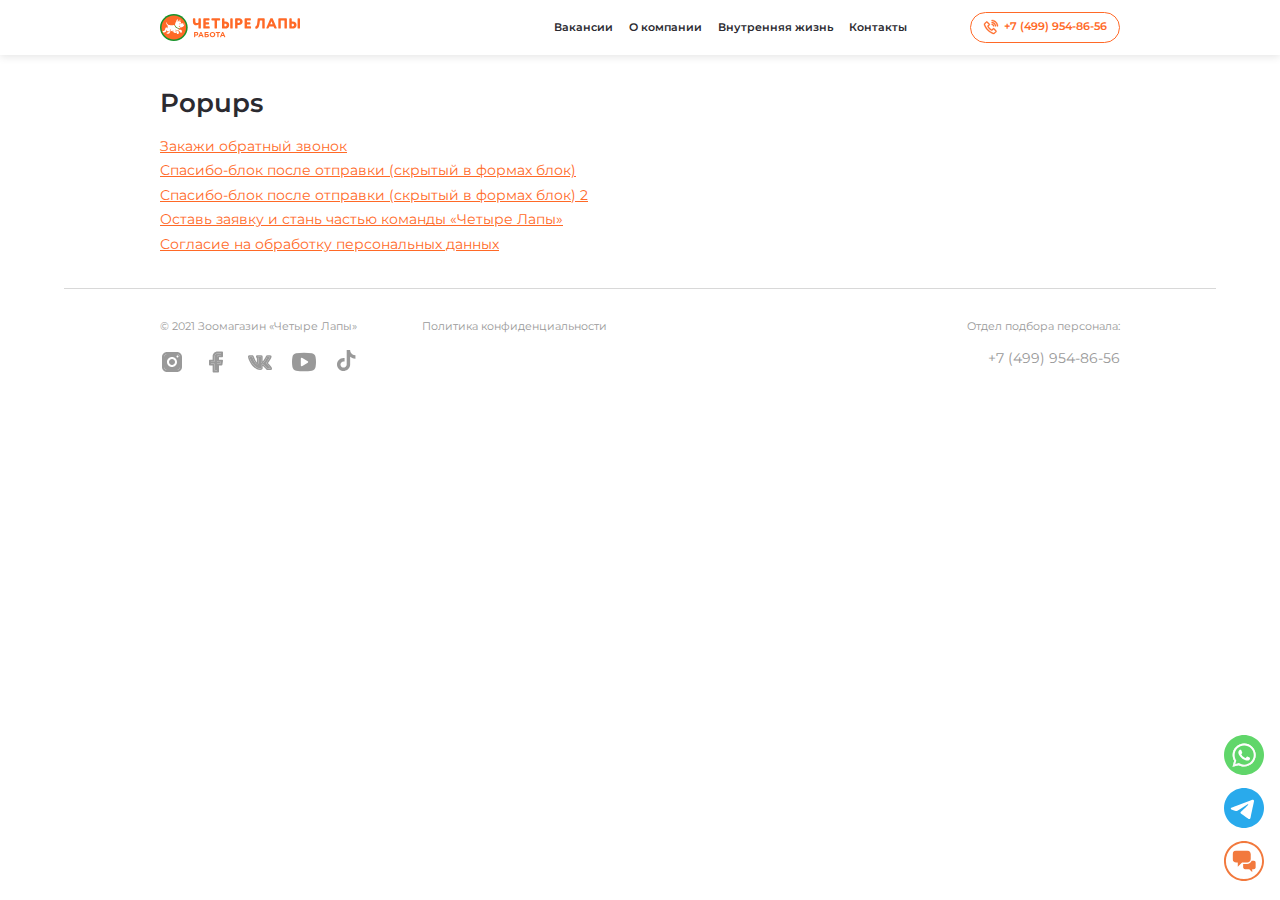
<file: popups.html>
<!DOCTYPE html>
<html lang="ru-RU">
  <head>
    <meta charset="UTF-8">
    <meta name="viewport" content="width=device-width, initial-scale=1, minimum-scale=1, maximum-scale=1">
    <title>Popups</title>
    <link rel="preconnect" href="https://fonts.googleapis.com">
    <link rel="preconnect" href="https://fonts.gstatic.com" crossorigin>
    <link href="https://fonts.googleapis.com/css2?family=Montserrat:wght@400;500;600;700&amp;display=swap" rel="stylesheet">
    <link rel="stylesheet" href="libs/fancybox/jquery.fancybox.min.css">
    <link rel="stylesheet" href="libs/owl/assets/owl.carousel.min.css">
    <link rel="stylesheet" href="css/main.css">
  </head>
  <body>
    <header class="header">
      <div class="container">
        <div class="header__hamburger">
          <label class="header__menu-btn"><span></span></label>
        </div><a class="header__logo" href="/"><img src="img/logo.svg" alt=""></a>
        <div class="header__right">
          <nav class="header__nav">
            <ul>
              <li> <a href="">Вакансии</a></li>
              <li> <a href="">О компании</a></li>
              <li> <a href="">Внутренняя жизнь</a></li>
              <li> <a href="">Контакты</a></li>
            </ul>
          </nav>
          <div class="header__phone"><a class="phone-number" href="tel:+74999548656">
              <svg width="16" height="16" viewBox="0 0 16 16" fill="none" xmlns="http://www.w3.org/2000/svg"><path d="M8.73222 1V1.96461C11.6564 1.96461 14.0357 4.34478 14.0357 7.26996H15C15 3.8128 12.1882 1 8.73222 1ZM3.74211 2.44981C3.48947 2.44981 3.23635 2.53228 3.03048 2.69819L3.00685 2.71749L1.49053 4.28208L1.52283 4.2517C1.02141 4.68384 0.882557 5.36679 1.09807 5.94073C1.50451 7.11273 2.53966 9.37908 4.58344 11.4202C6.63059 13.471 8.91978 14.4626 10.0523 14.9048L10.0639 14.9087L10.075 14.9126C10.3585 15.0063 10.6615 15.0251 10.9545 14.9669C11.2474 14.9088 11.5203 14.7757 11.7465 14.5807L11.761 14.5687L13.2672 13.0615C13.6674 12.6612 13.6674 11.9599 13.2672 11.5601L11.2919 9.58165C10.8907 9.18037 10.1897 9.18037 9.78858 9.58165L8.83203 10.5385C8.48971 10.375 7.64693 9.95109 6.84562 9.18712C6.05588 8.4328 5.65234 7.56176 5.50625 7.22463L6.47052 6.26002C6.89335 5.83703 6.91746 5.1102 6.43002 4.72146L6.4739 4.76246L4.47689 2.71749L4.45423 2.69819C4.25219 2.53645 4.00088 2.44879 3.74211 2.44981ZM8.73222 2.92922V3.89383C10.5928 3.89383 12.1072 5.40827 12.1072 7.26996H13.0715C13.0715 4.87677 11.1251 2.92922 8.73222 2.92922ZM3.74307 3.41152C3.77779 3.41152 3.81154 3.42455 3.8448 3.45011L5.80566 5.45843L5.82928 5.47772C5.82349 5.47289 5.8476 5.5192 5.78878 5.57804L4.3631 7.00469L4.47303 7.29601C4.47303 7.29601 5.01736 8.77572 6.18027 9.8855C7.3239 10.9765 8.73415 11.5726 8.73415 11.5726L9.03452 11.7009L10.4703 10.2641C10.5518 10.1831 10.5287 10.1831 10.6101 10.2641L12.5855 12.2425C12.6674 12.3245 12.6674 12.2975 12.5855 12.38L11.1164 13.8496C10.8927 14.0396 10.6617 14.0893 10.3835 13.9971C9.29343 13.5708 7.15998 12.637 5.26518 10.7387C3.35688 8.83215 2.36754 6.66612 2.00497 5.61662L2.00304 5.61083L2.00015 5.60408C1.92735 5.41116 1.98086 5.13094 2.15202 4.98335L2.16793 4.96889L3.64038 3.45011C3.66941 3.42626 3.70552 3.41269 3.74307 3.41152ZM8.73222 4.85844V5.82305C9.52968 5.82305 10.1786 6.47223 10.1786 7.26996H11.1429C11.1429 5.94025 10.0615 4.85844 8.73222 4.85844Z" fill="#FF6927" stroke="#FF6927" stroke-width="0.4"/></svg>+7 (499) 954-86-56</a></div>
          <div class="header__footer">
            <div class="copyright">© 2021 Зоомагазин «Четыре Лапы»</div>
            <div class="socials"><a href="" target="_blank"><svg width="24" height="24" viewBox="0 0 24 24" fill="none" xmlns="http://www.w3.org/2000/svg"><path fill-rule="evenodd" clip-rule="evenodd" d="M2 7C2 4.23858 4.23858 2 7 2H17C19.7614 2 22 4.23858 22 7V17C22 19.7614 19.7614 22 17 22H7C4.23858 22 2 19.7614 2 17V7ZM7 4C5.34314 4 4 5.34314 4 7V17C4 18.6569 5.34314 20 7 20H17C18.6569 20 20 18.6569 20 17V7C20 5.34314 18.6569 4 17 4H7Z" fill="#999999"/><path fill-rule="evenodd" clip-rule="evenodd" d="M4 7C4 5.34314 5.34314 4 7 4H17C18.6569 4 20 5.34314 20 7V17C20 18.6569 18.6569 20 17 20H7C5.34314 20 4 18.6569 4 17V7ZM7 12C7 9.23856 9.23856 7 12 7C14.7614 7 17 9.23856 17 12C17 14.7614 14.7614 17 12 17C9.23856 17 7 14.7614 7 12ZM18.5 6.5C18.5 7.0523 18.0523 7.5 17.5 7.5C16.9477 7.5 16.5 7.0523 16.5 6.5C16.5 5.9477 16.9477 5.5 17.5 5.5C18.0523 5.5 18.5 5.9477 18.5 6.5Z" fill="#999999"/><path d="M9 12C9 10.3431 10.3431 9 12 9C13.6569 9 15 10.3431 15 12C15 13.6569 13.6569 15 12 15C10.3431 15 9 13.6569 9 12Z" fill="#999999"/></svg></a><a href="" target="_blank"><svg width="24" height="24" viewBox="0 0 24 24" fill="none" xmlns="http://www.w3.org/2000/svg"><path fill-rule="evenodd" clip-rule="evenodd" d="M13.5494 3.5L13.5199 3.50015C11.8997 3.51653 10.5995 4.8432 10.6158 6.46339L10.5757 10.7467C10.5686 11.2939 10.123 11.7337 9.57575 11.7337H7V13.5322H9.62255C10.1748 13.5322 10.6225 13.9799 10.6225 14.5322V20.5H13.0101V14.5322C13.0101 13.9799 13.4579 13.5322 14.0101 13.5322H16.5577L16.8344 11.7337H14.0101C13.4579 11.7337 13.0101 11.286 13.0101 10.7337V7.2833C13.0101 6.1879 13.8981 5.29985 14.9935 5.29985H17V3.5H13.5494ZM13.4996 1.50025L13.5494 1.5H18C18.5523 1.5 19 1.94772 19 2.5V6.29985C19 6.85214 18.5523 7.29985 18 7.29985H15.0101V9.7337H18C18.2918 9.7337 18.569 9.86113 18.759 10.0826C18.9489 10.304 19.0327 10.5974 18.9884 10.8858L18.404 14.6842C18.329 15.172 17.9092 15.5322 17.4156 15.5322H15.0101V21.5C15.0101 22.0523 14.5624 22.5 14.0101 22.5H9.62255C9.07026 22.5 8.62255 22.0523 8.62255 21.5V15.5322H6C5.44772 15.5322 5 15.0844 5 14.5322V10.7337C5 10.1814 5.44772 9.7337 6 9.7337H8.58865L8.62248 7.12674L8.61595 6.48371C8.58842 3.75903 10.7749 1.52785 13.4996 1.50025Z" fill="#999999"/><path d="M13.5199 3.50015L13.5494 3.5H17V5.29985H14.9935C13.8981 5.29985 13.0101 6.1879 13.0101 7.2833V10.7337C13.0101 11.286 13.4579 11.7337 14.0101 11.7337H16.8344L16.5577 13.5322H14.0101C13.4579 13.5322 13.0101 13.9799 13.0101 14.5322V20.5H10.6225V14.5322C10.6225 13.9799 10.1748 13.5322 9.62255 13.5322H7V11.7337H9.57575C10.123 11.7337 10.5686 11.2939 10.5757 10.7467L10.6158 6.46339C10.5995 4.8432 11.8997 3.51653 13.5199 3.50015Z" fill="#999999"/></svg></a><a href="" target="_blank"><svg width="24" height="24" viewBox="0 0 24 24" fill="none" xmlns="http://www.w3.org/2000/svg"><path d="M12.1449 19.9999C15.6168 19.9999 14.3788 17.8508 14.6468 17.2328C14.6428 16.7713 14.6388 16.3274 14.6548 16.0575C14.8748 16.1181 15.3938 16.3753 16.4658 17.3941C18.1208 19.027 18.5438 19.9999 19.8808 19.9999H22.3418C23.1217 19.9999 23.5277 19.6841 23.7307 19.4191C23.9267 19.1629 24.1187 18.7132 23.9087 18.0131C23.3597 16.3274 20.1578 13.4165 19.9588 13.1095C19.9888 13.0528 20.0368 12.9775 20.0618 12.9384H20.0598C20.6918 12.122 23.1037 8.58827 23.4587 7.17441C23.4597 7.17245 23.4607 7.16952 23.4607 7.16658C23.6527 6.52125 23.4767 6.10276 23.2947 5.86614C23.0207 5.51219 22.5848 5.33325 21.9958 5.33325H19.5348C18.7108 5.33325 18.0858 5.73903 17.7698 6.47921C17.2408 7.79432 15.7548 10.4989 14.6408 11.4561C14.6068 10.0999 14.6298 9.06445 14.6478 8.29494C14.6838 6.79405 14.7998 5.33325 13.2069 5.33325H9.3389C8.34091 5.33325 7.38592 6.39903 8.41991 7.66427C9.3239 8.77307 8.7449 9.39103 8.9399 12.4671C8.17991 11.6702 6.82793 9.51814 5.87194 6.76765C5.60394 6.02356 5.19794 5.33423 4.05496 5.33423H1.59398C0.595993 5.33423 0 5.86614 0 6.7569C0 8.75743 4.52895 19.9999 12.1449 19.9999ZM4.05496 6.8009C4.27195 6.8009 4.29395 6.8009 4.45495 7.24774C5.43394 10.0667 7.62992 14.2379 9.2339 14.2379C10.4389 14.2379 10.4389 13.0303 10.4389 12.5757L10.4379 8.95592C10.3719 7.75814 9.92589 7.1617 9.63289 6.79992L13.1409 6.80383C13.1429 6.82045 13.1209 10.8078 13.1509 11.7739C13.1509 13.1457 14.2648 13.9318 16.0038 12.2109C17.8388 10.186 19.1078 7.15876 19.1588 7.03556C19.2338 6.85956 19.2988 6.79992 19.5348 6.79992H21.9958H22.0058C22.0048 6.80285 22.0048 6.80578 22.0038 6.80872C21.7788 7.83538 19.5578 11.107 18.8148 12.1229C18.8028 12.1386 18.7918 12.1552 18.7808 12.1718C18.4538 12.694 18.1878 13.2709 18.8258 14.0824C18.8838 14.1509 19.0358 14.3112 19.2558 14.5341C19.2623 14.5408 19.2691 14.5475 19.2759 14.5544C19.9845 15.2695 22.2877 17.5938 22.4938 18.5235C22.3558 18.545 22.2058 18.5293 19.8808 18.5342C19.3858 18.5342 18.9988 17.8107 17.5218 16.3538C16.1938 15.0905 15.3318 14.5742 14.5468 14.5742C13.0229 14.5742 13.1339 15.7837 13.1479 17.2465C13.1529 18.8325 13.1429 18.3309 13.1539 18.4306C13.0649 18.4648 12.8099 18.5333 12.1449 18.5333C5.79994 18.5333 1.66798 8.68605 1.50898 6.80383C1.56398 6.79894 2.32097 6.80187 4.05496 6.8009Z" fill="#999999"/><path d="M4.05496 6.8009C4.27195 6.8009 4.29395 6.8009 4.45495 7.24774C5.43394 10.0667 7.62992 14.2379 9.2339 14.2379C10.4389 14.2379 10.4389 13.0303 10.4389 12.5757L10.4379 8.95592C10.3719 7.75814 9.92589 7.1617 9.63289 6.79992L13.1409 6.80383C13.1429 6.82045 13.1209 10.8078 13.1509 11.7739C13.1509 13.1457 14.2648 13.9318 16.0038 12.2109C17.8388 10.186 19.1078 7.15876 19.1588 7.03556C19.2338 6.85956 19.2988 6.79992 19.5348 6.79992H21.9958H22.0058C22.0048 6.80285 22.0048 6.80578 22.0038 6.80872C21.7788 7.83538 19.5578 11.107 18.8148 12.1229C18.8028 12.1386 18.7918 12.1552 18.7808 12.1718C18.4538 12.694 18.1878 13.2709 18.8258 14.0824C18.8838 14.1509 19.0358 14.3112 19.2558 14.5341L19.2759 14.5544C19.9845 15.2695 22.2877 17.5938 22.4938 18.5235C22.3558 18.545 22.2058 18.5293 19.8808 18.5342C19.3858 18.5342 18.9988 17.8107 17.5218 16.3538C16.1938 15.0905 15.3318 14.5742 14.5468 14.5742C13.0229 14.5742 13.1339 15.7837 13.1479 17.2465C13.1529 18.8325 13.1429 18.3309 13.1539 18.4306C13.0649 18.4648 12.8099 18.5333 12.1449 18.5333C5.79994 18.5333 1.66798 8.68605 1.50898 6.80383C1.56398 6.79894 2.32097 6.80187 4.05496 6.8009Z" fill="#999999"/></svg></a><a href="" target="_blank"><svg width="24" height="24" viewBox="0 0 24 24" fill="none" xmlns="http://www.w3.org/2000/svg"><g clip-path="url(#clip0_427_787)"><path fill-rule="evenodd" clip-rule="evenodd" d="M4.096 3.27118C8.751 2.58018 15.251 2.58018 19.904 3.27118C21.766 3.54718 23.233 5.00918 23.553 6.90618C24.149 10.4292 24.149 13.5712 23.553 17.0942C23.231 18.9932 21.765 20.4542 19.905 20.7302C17.582 21.0762 14.797 21.2482 12.011 21.2482C9.22 21.2482 6.428 21.0752 4.096 20.7292C2.234 20.4532 0.767 18.9922 0.447 17.0932C-0.149 13.5712 -0.149 10.4302 0.447 6.90718C0.767 5.00918 2.234 3.54718 4.096 3.27118ZM8.80469 8.4999C8.80469 7.9179 9.44169 7.5589 9.93869 7.8559L15.8087 11.3609C16.2947 11.6529 16.2957 12.3589 15.8077 12.6499L9.93869 16.1449C9.44269 16.4389 8.80469 16.0849 8.80469 15.4999V8.4999Z" fill="#999999"/></g><defs><clipPath id="clip0_427_787"><rect width="24" height="24" fill="white"/></clipPath></defs></svg></a><a href="" target="_blank"><svg width="24" height="24" viewBox="0 0 24 24" fill="none" xmlns="http://www.w3.org/2000/svg"><g clip-path="url(#clip0_427_792)"><path d="M19.4405 5.25811C18.2402 5.25811 17.1327 4.86047 16.2433 4.18965C15.2233 3.42065 14.4905 2.29262 14.2317 0.992469C14.1676 0.671231 14.1331 0.339723 14.1298 0H10.7009V9.3693L10.6968 14.5013C10.6968 15.8733 9.80337 17.0367 8.56483 17.4458C8.20539 17.5646 7.81719 17.6208 7.41298 17.5987C6.89703 17.5703 6.41353 17.4146 5.99329 17.1632C5.099 16.6284 4.49267 15.6581 4.47624 14.5481C4.45036 12.8134 5.8528 11.399 7.58633 11.399C7.92852 11.399 8.25715 11.4549 8.56483 11.5563V8.99548V8.0749C8.24031 8.02684 7.91003 8.00178 7.57606 8.00178C5.67862 8.00178 3.90401 8.7905 2.63549 10.2114C1.6767 11.2852 1.1016 12.6552 1.01287 14.0917C0.896614 15.9789 1.58715 17.7728 2.92633 19.0964C3.1231 19.2907 3.32972 19.471 3.5458 19.6374C4.69396 20.521 6.09763 21 7.57606 21C7.91003 21 8.24031 20.9754 8.56483 20.9273C9.94591 20.7227 11.2202 20.0905 12.2258 19.0964C13.4615 17.8751 14.1442 16.2537 14.1516 14.528L14.1339 6.8643C14.7234 7.31905 15.3679 7.69533 16.0597 7.9874C17.1356 8.44133 18.2763 8.67137 19.4504 8.67096V6.18116V5.25729C19.4512 5.25811 19.4413 5.25811 19.4405 5.25811Z" fill="#999999"/></g><defs><clipPath id="clip0_427_792"><rect width="24" height="24" fill="white"/></clipPath></defs></svg></a></div>
          </div>
        </div>
      </div>
    </header>
    <main>
      <section class="text-page">
        <div class="container">
          <h1>Popups </h1>
          <ul> 
            <li><a href="" data-src="#callback-popup" data-fancybox>Закажи обратный звонок</a></li>
            <li><a href="" data-src="#thanks-popup" data-fancybox>Спасибо-блок после отправки (скрытый в формах блок)</a></li>
            <li><a href="" data-src="#thanks-popup2" data-fancybox>Спасибо-блок после отправки (скрытый в формах блок) 2</a></li>
            <li> <a href="" data-src="#leave-popup" data-fancybox>Оставь заявку и стань частью команды «Четыре Лапы»</a></li>
            <li> <a href="" data-src="#agree-popup" data-fancybox>Согласие на обработку персональных данных</a></li>
          </ul>
        </div>
      </section>
    </main>
    <footer class="footer">
      <div class="container">
        <div class="footer__copyright">
          <p>© 2021 Зоомагазин «Четыре Лапы»</p>
          <div class="socials"><a href="" target="_blank"><svg width="24" height="24" viewBox="0 0 24 24" fill="none" xmlns="http://www.w3.org/2000/svg"><path fill-rule="evenodd" clip-rule="evenodd" d="M2 7C2 4.23858 4.23858 2 7 2H17C19.7614 2 22 4.23858 22 7V17C22 19.7614 19.7614 22 17 22H7C4.23858 22 2 19.7614 2 17V7ZM7 4C5.34314 4 4 5.34314 4 7V17C4 18.6569 5.34314 20 7 20H17C18.6569 20 20 18.6569 20 17V7C20 5.34314 18.6569 4 17 4H7Z" fill="#999999"/><path fill-rule="evenodd" clip-rule="evenodd" d="M4 7C4 5.34314 5.34314 4 7 4H17C18.6569 4 20 5.34314 20 7V17C20 18.6569 18.6569 20 17 20H7C5.34314 20 4 18.6569 4 17V7ZM7 12C7 9.23856 9.23856 7 12 7C14.7614 7 17 9.23856 17 12C17 14.7614 14.7614 17 12 17C9.23856 17 7 14.7614 7 12ZM18.5 6.5C18.5 7.0523 18.0523 7.5 17.5 7.5C16.9477 7.5 16.5 7.0523 16.5 6.5C16.5 5.9477 16.9477 5.5 17.5 5.5C18.0523 5.5 18.5 5.9477 18.5 6.5Z" fill="#999999"/><path d="M9 12C9 10.3431 10.3431 9 12 9C13.6569 9 15 10.3431 15 12C15 13.6569 13.6569 15 12 15C10.3431 15 9 13.6569 9 12Z" fill="#999999"/></svg></a><a href="" target="_blank"><svg width="24" height="24" viewBox="0 0 24 24" fill="none" xmlns="http://www.w3.org/2000/svg"><path fill-rule="evenodd" clip-rule="evenodd" d="M13.5494 3.5L13.5199 3.50015C11.8997 3.51653 10.5995 4.8432 10.6158 6.46339L10.5757 10.7467C10.5686 11.2939 10.123 11.7337 9.57575 11.7337H7V13.5322H9.62255C10.1748 13.5322 10.6225 13.9799 10.6225 14.5322V20.5H13.0101V14.5322C13.0101 13.9799 13.4579 13.5322 14.0101 13.5322H16.5577L16.8344 11.7337H14.0101C13.4579 11.7337 13.0101 11.286 13.0101 10.7337V7.2833C13.0101 6.1879 13.8981 5.29985 14.9935 5.29985H17V3.5H13.5494ZM13.4996 1.50025L13.5494 1.5H18C18.5523 1.5 19 1.94772 19 2.5V6.29985C19 6.85214 18.5523 7.29985 18 7.29985H15.0101V9.7337H18C18.2918 9.7337 18.569 9.86113 18.759 10.0826C18.9489 10.304 19.0327 10.5974 18.9884 10.8858L18.404 14.6842C18.329 15.172 17.9092 15.5322 17.4156 15.5322H15.0101V21.5C15.0101 22.0523 14.5624 22.5 14.0101 22.5H9.62255C9.07026 22.5 8.62255 22.0523 8.62255 21.5V15.5322H6C5.44772 15.5322 5 15.0844 5 14.5322V10.7337C5 10.1814 5.44772 9.7337 6 9.7337H8.58865L8.62248 7.12674L8.61595 6.48371C8.58842 3.75903 10.7749 1.52785 13.4996 1.50025Z" fill="#999999"/><path d="M13.5199 3.50015L13.5494 3.5H17V5.29985H14.9935C13.8981 5.29985 13.0101 6.1879 13.0101 7.2833V10.7337C13.0101 11.286 13.4579 11.7337 14.0101 11.7337H16.8344L16.5577 13.5322H14.0101C13.4579 13.5322 13.0101 13.9799 13.0101 14.5322V20.5H10.6225V14.5322C10.6225 13.9799 10.1748 13.5322 9.62255 13.5322H7V11.7337H9.57575C10.123 11.7337 10.5686 11.2939 10.5757 10.7467L10.6158 6.46339C10.5995 4.8432 11.8997 3.51653 13.5199 3.50015Z" fill="#999999"/></svg></a><a href="" target="_blank"><svg width="24" height="24" viewBox="0 0 24 24" fill="none" xmlns="http://www.w3.org/2000/svg"><path d="M12.1449 19.9999C15.6168 19.9999 14.3788 17.8508 14.6468 17.2328C14.6428 16.7713 14.6388 16.3274 14.6548 16.0575C14.8748 16.1181 15.3938 16.3753 16.4658 17.3941C18.1208 19.027 18.5438 19.9999 19.8808 19.9999H22.3418C23.1217 19.9999 23.5277 19.6841 23.7307 19.4191C23.9267 19.1629 24.1187 18.7132 23.9087 18.0131C23.3597 16.3274 20.1578 13.4165 19.9588 13.1095C19.9888 13.0528 20.0368 12.9775 20.0618 12.9384H20.0598C20.6918 12.122 23.1037 8.58827 23.4587 7.17441C23.4597 7.17245 23.4607 7.16952 23.4607 7.16658C23.6527 6.52125 23.4767 6.10276 23.2947 5.86614C23.0207 5.51219 22.5848 5.33325 21.9958 5.33325H19.5348C18.7108 5.33325 18.0858 5.73903 17.7698 6.47921C17.2408 7.79432 15.7548 10.4989 14.6408 11.4561C14.6068 10.0999 14.6298 9.06445 14.6478 8.29494C14.6838 6.79405 14.7998 5.33325 13.2069 5.33325H9.3389C8.34091 5.33325 7.38592 6.39903 8.41991 7.66427C9.3239 8.77307 8.7449 9.39103 8.9399 12.4671C8.17991 11.6702 6.82793 9.51814 5.87194 6.76765C5.60394 6.02356 5.19794 5.33423 4.05496 5.33423H1.59398C0.595993 5.33423 0 5.86614 0 6.7569C0 8.75743 4.52895 19.9999 12.1449 19.9999ZM4.05496 6.8009C4.27195 6.8009 4.29395 6.8009 4.45495 7.24774C5.43394 10.0667 7.62992 14.2379 9.2339 14.2379C10.4389 14.2379 10.4389 13.0303 10.4389 12.5757L10.4379 8.95592C10.3719 7.75814 9.92589 7.1617 9.63289 6.79992L13.1409 6.80383C13.1429 6.82045 13.1209 10.8078 13.1509 11.7739C13.1509 13.1457 14.2648 13.9318 16.0038 12.2109C17.8388 10.186 19.1078 7.15876 19.1588 7.03556C19.2338 6.85956 19.2988 6.79992 19.5348 6.79992H21.9958H22.0058C22.0048 6.80285 22.0048 6.80578 22.0038 6.80872C21.7788 7.83538 19.5578 11.107 18.8148 12.1229C18.8028 12.1386 18.7918 12.1552 18.7808 12.1718C18.4538 12.694 18.1878 13.2709 18.8258 14.0824C18.8838 14.1509 19.0358 14.3112 19.2558 14.5341C19.2623 14.5408 19.2691 14.5475 19.2759 14.5544C19.9845 15.2695 22.2877 17.5938 22.4938 18.5235C22.3558 18.545 22.2058 18.5293 19.8808 18.5342C19.3858 18.5342 18.9988 17.8107 17.5218 16.3538C16.1938 15.0905 15.3318 14.5742 14.5468 14.5742C13.0229 14.5742 13.1339 15.7837 13.1479 17.2465C13.1529 18.8325 13.1429 18.3309 13.1539 18.4306C13.0649 18.4648 12.8099 18.5333 12.1449 18.5333C5.79994 18.5333 1.66798 8.68605 1.50898 6.80383C1.56398 6.79894 2.32097 6.80187 4.05496 6.8009Z" fill="#999999"/><path d="M4.05496 6.8009C4.27195 6.8009 4.29395 6.8009 4.45495 7.24774C5.43394 10.0667 7.62992 14.2379 9.2339 14.2379C10.4389 14.2379 10.4389 13.0303 10.4389 12.5757L10.4379 8.95592C10.3719 7.75814 9.92589 7.1617 9.63289 6.79992L13.1409 6.80383C13.1429 6.82045 13.1209 10.8078 13.1509 11.7739C13.1509 13.1457 14.2648 13.9318 16.0038 12.2109C17.8388 10.186 19.1078 7.15876 19.1588 7.03556C19.2338 6.85956 19.2988 6.79992 19.5348 6.79992H21.9958H22.0058C22.0048 6.80285 22.0048 6.80578 22.0038 6.80872C21.7788 7.83538 19.5578 11.107 18.8148 12.1229C18.8028 12.1386 18.7918 12.1552 18.7808 12.1718C18.4538 12.694 18.1878 13.2709 18.8258 14.0824C18.8838 14.1509 19.0358 14.3112 19.2558 14.5341L19.2759 14.5544C19.9845 15.2695 22.2877 17.5938 22.4938 18.5235C22.3558 18.545 22.2058 18.5293 19.8808 18.5342C19.3858 18.5342 18.9988 17.8107 17.5218 16.3538C16.1938 15.0905 15.3318 14.5742 14.5468 14.5742C13.0229 14.5742 13.1339 15.7837 13.1479 17.2465C13.1529 18.8325 13.1429 18.3309 13.1539 18.4306C13.0649 18.4648 12.8099 18.5333 12.1449 18.5333C5.79994 18.5333 1.66798 8.68605 1.50898 6.80383C1.56398 6.79894 2.32097 6.80187 4.05496 6.8009Z" fill="#999999"/></svg></a><a href="" target="_blank"><svg width="24" height="24" viewBox="0 0 24 24" fill="none" xmlns="http://www.w3.org/2000/svg"><g clip-path="url(#clip0_427_787)"><path fill-rule="evenodd" clip-rule="evenodd" d="M4.096 3.27118C8.751 2.58018 15.251 2.58018 19.904 3.27118C21.766 3.54718 23.233 5.00918 23.553 6.90618C24.149 10.4292 24.149 13.5712 23.553 17.0942C23.231 18.9932 21.765 20.4542 19.905 20.7302C17.582 21.0762 14.797 21.2482 12.011 21.2482C9.22 21.2482 6.428 21.0752 4.096 20.7292C2.234 20.4532 0.767 18.9922 0.447 17.0932C-0.149 13.5712 -0.149 10.4302 0.447 6.90718C0.767 5.00918 2.234 3.54718 4.096 3.27118ZM8.80469 8.4999C8.80469 7.9179 9.44169 7.5589 9.93869 7.8559L15.8087 11.3609C16.2947 11.6529 16.2957 12.3589 15.8077 12.6499L9.93869 16.1449C9.44269 16.4389 8.80469 16.0849 8.80469 15.4999V8.4999Z" fill="#999999"/></g><defs><clipPath id="clip0_427_787"><rect width="24" height="24" fill="white"/></clipPath></defs></svg></a><a href="" target="_blank"><svg width="24" height="24" viewBox="0 0 24 24" fill="none" xmlns="http://www.w3.org/2000/svg"><g clip-path="url(#clip0_427_792)"><path d="M19.4405 5.25811C18.2402 5.25811 17.1327 4.86047 16.2433 4.18965C15.2233 3.42065 14.4905 2.29262 14.2317 0.992469C14.1676 0.671231 14.1331 0.339723 14.1298 0H10.7009V9.3693L10.6968 14.5013C10.6968 15.8733 9.80337 17.0367 8.56483 17.4458C8.20539 17.5646 7.81719 17.6208 7.41298 17.5987C6.89703 17.5703 6.41353 17.4146 5.99329 17.1632C5.099 16.6284 4.49267 15.6581 4.47624 14.5481C4.45036 12.8134 5.8528 11.399 7.58633 11.399C7.92852 11.399 8.25715 11.4549 8.56483 11.5563V8.99548V8.0749C8.24031 8.02684 7.91003 8.00178 7.57606 8.00178C5.67862 8.00178 3.90401 8.7905 2.63549 10.2114C1.6767 11.2852 1.1016 12.6552 1.01287 14.0917C0.896614 15.9789 1.58715 17.7728 2.92633 19.0964C3.1231 19.2907 3.32972 19.471 3.5458 19.6374C4.69396 20.521 6.09763 21 7.57606 21C7.91003 21 8.24031 20.9754 8.56483 20.9273C9.94591 20.7227 11.2202 20.0905 12.2258 19.0964C13.4615 17.8751 14.1442 16.2537 14.1516 14.528L14.1339 6.8643C14.7234 7.31905 15.3679 7.69533 16.0597 7.9874C17.1356 8.44133 18.2763 8.67137 19.4504 8.67096V6.18116V5.25729C19.4512 5.25811 19.4413 5.25811 19.4405 5.25811Z" fill="#999999"/></g><defs><clipPath id="clip0_427_792"><rect width="24" height="24" fill="white"/></clipPath></defs></svg></a></div>
        </div>
        <div class="footer__politics"><a href="">Политика конфиденциальности</a></div>
        <div class="footer__contacts">
          <p>Отдел подбора персонала:</p><a href="tel:+74999548656">+7 (499) 954-86-56</a>
        </div>
      </div>
    </footer>
    <div class="fixed-icons"><a href=""> <img src="img/whatsapp_icon.svg" alt=""></a><a href=""> <img src="img/telegram_icon.svg" alt=""></a><a href=""> <img src="img/chat_icon.svg" alt=""></a></div>
    <div id="thanks-popup" style="display: none;">
      <div class="popup-inner text-page">
        <form class="form">
          <div class="form__thanks" style="display:block;">
            <div class="popup-caption popup-caption_center">Спасибо!</div><img src="img/thanks.svg" alt=""><span>Мы обязательно перезвоним Вам в ближайшее время.</span><a class="button button_orange" href="">Перейти на главную</a>
          </div>
        </form>
      </div>
    </div>
    <div id="thanks-popup2" style="display: none;">
      <div class="popup-inner text-page">
        <form class="form">
          <div class="form__thanks" style="display:block;">
            <div class="popup-caption popup-caption_center">Спасибо!</div><img src="img/thanks.svg" alt=""><span>Мы обязательно рассмотрим заявку и перезвоним в ближайшее время.</span><a class="button button_orange" href="">Перейти на главную</a>
          </div>
        </form>
      </div>
    </div>
    <div id="callback-popup" style="display: none;">
      <div class="popup-inner text-page">
        <form class="form">
          <div class="form__thanks">
            <div class="popup-caption popup-caption_center">Спасибо!</div><img src="img/thanks.svg" alt=""><span>Мы обязательно перезвоним Вам в ближайшее время.</span><a class="button button_orange" href="">Перейти на главную</a>
          </div>
          <div class="form_inner">
            <div class="popup-caption popup-caption_center">Закажи обратный звонок</div>
            <div class="form__columns">
              <div class="form__input-block">
                <input type="text" placeholder="*Ваше ФИО">
              </div>
              <div class="form__input-block">
                <input type="tel" placeholder="*Ваш номер телефона">
              </div>
            </div>
            <label class="form__checkbox">
              <input class="checkbox" type="checkbox" name="agree"><span class="checkbox-custom"></span><span class="label">Я даю <a href="">согласие</a> на обработку персональных данных</span>
            </label>
            <input class="button button_orange" type="submit" value="Оставить заявку">
          </div>
        </form>
      </div>
    </div>
    <div id="leave-popup" style="display: none;">
      <div class="popup-inner text-page">
        <form class="form">
          <div class="form__thanks">
            <div class="popup-caption popup-caption_center">Спасибо за отклик!</div><img src="img/thanks.svg" alt=""><span>Мы обязательно рассмотрим заявку и перезвоним в ближайшее время.</span><a class="button button_orange" href="">Перейти на главную</a>
          </div>
          <div class="form_inner">
            <div class="popup-caption popup-caption_center">Оставь заявку и стань частью команды <span>«Четыре Лапы»:</span></div>
            <div class="form__input-block">
              <input type="text" placeholder="*Ваше ФИО">
            </div>
            <div class="form__input-block">
              <input type="tel" placeholder="*Ваш номер телефона">
            </div>
            <div class="form__input-block">
              <input type="email" placeholder="Ваш e-mail">
            </div>
            <div class="form__file-block">
              <label>Прикрепитe резюме в формате .doc, .docx, .pdf (не более 5 Mb)</label>
              <input type="file">
              <div class="form__file-inner">
                <div class="form__file-text"><img src="img/file.svg" alt=""><span>Выберите файл </span>или перетащите его сюда</div>
              </div>
            </div>
            <label class="form__checkbox">
              <input class="checkbox" type="checkbox" name="agree"><span class="checkbox-custom"></span><span class="label">Я даю <a href="">согласие</a> на обработку персональных данных</span>
            </label>
            <input class="button button_orange" type="submit" value="Оставить заявку">
          </div>
        </form>
      </div>
    </div>
    <div id="agree-popup" style="display: none;">
      <div class="popup-inner text-page">
        <div class="popup-caption">Согласие на обработку персональных данных</div>
        <div class="popup-text"> 
          <p class="p-grey">г. Жуковский «23» февраля 2017 года</p>
          <p>Пользователь, оставляя заявку на интернет-сайте Общества с ограниченной ответственностью «Четыре Лапы-ИМ» (ООО «ЧЕТЫРЕ ЛАПЫ-ИМ»») <a href="">http://rabota4lapy.ru, </a>даёт настоящее согласие на обработку персональных данных (далее – Согласие). Действуя свободно, по своей волей и в своем интересе, а также подтверждая свою дееспособность, даю свое согласие ООО «ЧЕТЫРЕ ЛАПЫ-ИМ» (ИНН 101101101), которое расположено по адресу: город Жуковский, улица Дугина, 28/12, на обработку своих персональных данных со следующими условиями:</p>
          <p>1. Согласие дается на обработку персональных данных с использованием средств автоматизации.</p>
          <p>2. Согласие дается на обработку следующих моих персональных данных: персональные данные, не являющиеся специальными или биометрическими: фамилия, имя, отчество; дата рождения; гражданство; номера контактных телефонов; адрес электронной почты; пользовательские данные (сведения о местоположении; тип и версия операционной системы; тип и версия браузера; тип устройства и разрешение его экрана; источник, откуда пришел на сайт пользователь; с какого сайта или по какой рекламе; язык операционной системы и браузера; какие страницы открывает и на какие кнопки нажимает пользователь; ip-адрес).</p>
          <p>3. Персональные данные не являются общедоступными.</p>
          <p>4. Цели обработки персональных данных: обработка персональных данных соискателей вакансий ООО «ЧЕТЫРЕ ЛАПЫ-ИМ» для содействия в поиске работы и трудоустройстве; аналитика действий физического лица на веб-сайте и функционирования веб-сайта.</p>
          <p>5. Основанием для обработки персональных данных является: ст. 24 Конституции Российской Федерации; Федеральный закон №152-ФЗ «О персональных данных»; Закон Российской Федерации от 19 апреля 1991 № 1032-1 «О занятости населения в Российской Федерации»; устав ООО «ЧЕТЫРЕ ЛАПЫ-ИМ»; настоящее согласие на обработку персональных данных.</p>
          <p>6. В ходе обработки с персональными данными будут совершены следующие действия: сбор; запись; систематизация; накопление; хранение; уточнение (обновление, изменение); извлечение; использование; обезличивание; блокирование; удаление; уничтожение.</p>
          <p>7. Обработка персональных данных может быть прекращена по запросу субъекта персональных данных. Хранение персональных данных, зафиксированных на бумажных носителях осуществляется согласно Федеральному закону №125-ФЗ «Об архивном деле в Российской Федерации» и иными нормативно-правовыми актами в области архивного дела и архивного хранения.</p>
          <p>8. Согласие может быть отозвано субъектом персональных данных или его представителем путем направления письменного заявления в ООО «Четыре Лапы-ИМ» или его представителю по адресу, указанному в Согласии.</p>
          <p>9. В случае отзыва субъектом персональных данных или его представителем согласия на обработку персональных данных, ООО «Четыре Лапы-ИМ» вправе продолжить обработку персональных данных без согласия субъекта персональных данных при наличии оснований, указанных в пунктах 2 – 11 части 1 статьи 6, части 2 статьи 10 и части 2 статьи 11 Федерального закона №152-ФЗ «О персональных данных» от 27.07.2006 г.</p>
          <p>10. Настоящее согласие действует все время до момента прекращения обработки персональных данных, указанного в п.7 и п.8 данного Согласия.</p>
        </div>
      </div>
    </div>
    <div id="header-popup" style="display: none;">
      <div class="popup-inner popup-flex">
        <div class="header__phone"><a class="phone-number" href="tel:+74999548656">
            <svg width="16" height="16" viewBox="0 0 16 16" fill="none" xmlns="http://www.w3.org/2000/svg"><path d="M8.73222 1V1.96461C11.6564 1.96461 14.0357 4.34478 14.0357 7.26996H15C15 3.8128 12.1882 1 8.73222 1ZM3.74211 2.44981C3.48947 2.44981 3.23635 2.53228 3.03048 2.69819L3.00685 2.71749L1.49053 4.28208L1.52283 4.2517C1.02141 4.68384 0.882557 5.36679 1.09807 5.94073C1.50451 7.11273 2.53966 9.37908 4.58344 11.4202C6.63059 13.471 8.91978 14.4626 10.0523 14.9048L10.0639 14.9087L10.075 14.9126C10.3585 15.0063 10.6615 15.0251 10.9545 14.9669C11.2474 14.9088 11.5203 14.7757 11.7465 14.5807L11.761 14.5687L13.2672 13.0615C13.6674 12.6612 13.6674 11.9599 13.2672 11.5601L11.2919 9.58165C10.8907 9.18037 10.1897 9.18037 9.78858 9.58165L8.83203 10.5385C8.48971 10.375 7.64693 9.95109 6.84562 9.18712C6.05588 8.4328 5.65234 7.56176 5.50625 7.22463L6.47052 6.26002C6.89335 5.83703 6.91746 5.1102 6.43002 4.72146L6.4739 4.76246L4.47689 2.71749L4.45423 2.69819C4.25219 2.53645 4.00088 2.44879 3.74211 2.44981ZM8.73222 2.92922V3.89383C10.5928 3.89383 12.1072 5.40827 12.1072 7.26996H13.0715C13.0715 4.87677 11.1251 2.92922 8.73222 2.92922ZM3.74307 3.41152C3.77779 3.41152 3.81154 3.42455 3.8448 3.45011L5.80566 5.45843L5.82928 5.47772C5.82349 5.47289 5.8476 5.5192 5.78878 5.57804L4.3631 7.00469L4.47303 7.29601C4.47303 7.29601 5.01736 8.77572 6.18027 9.8855C7.3239 10.9765 8.73415 11.5726 8.73415 11.5726L9.03452 11.7009L10.4703 10.2641C10.5518 10.1831 10.5287 10.1831 10.6101 10.2641L12.5855 12.2425C12.6674 12.3245 12.6674 12.2975 12.5855 12.38L11.1164 13.8496C10.8927 14.0396 10.6617 14.0893 10.3835 13.9971C9.29343 13.5708 7.15998 12.637 5.26518 10.7387C3.35688 8.83215 2.36754 6.66612 2.00497 5.61662L2.00304 5.61083L2.00015 5.60408C1.92735 5.41116 1.98086 5.13094 2.15202 4.98335L2.16793 4.96889L3.64038 3.45011C3.66941 3.42626 3.70552 3.41269 3.74307 3.41152ZM8.73222 4.85844V5.82305C9.52968 5.82305 10.1786 6.47223 10.1786 7.26996H11.1429C11.1429 5.94025 10.0615 4.85844 8.73222 4.85844Z" fill="#FF6927" stroke="#FF6927" stroke-width="0.4"/></svg>+7 (499) 954-86-56</a></div>
        <nav class="header__nav">
          <ul>
            <li> <a href="">Вакансии</a></li>
            <li> <a href="">О компании</a></li>
            <li> <a href="">Внутренняя жизнь</a></li>
            <li> <a href="">Контакты</a></li>
          </ul>
        </nav>
        <div class="header__footer">
          <div class="copyright">© 2021 Зоомагазин «Четыре Лапы»</div>
          <div class="socials"><a href="" target="_blank"><svg width="24" height="24" viewBox="0 0 24 24" fill="none" xmlns="http://www.w3.org/2000/svg"><path fill-rule="evenodd" clip-rule="evenodd" d="M2 7C2 4.23858 4.23858 2 7 2H17C19.7614 2 22 4.23858 22 7V17C22 19.7614 19.7614 22 17 22H7C4.23858 22 2 19.7614 2 17V7ZM7 4C5.34314 4 4 5.34314 4 7V17C4 18.6569 5.34314 20 7 20H17C18.6569 20 20 18.6569 20 17V7C20 5.34314 18.6569 4 17 4H7Z" fill="#999999"/><path fill-rule="evenodd" clip-rule="evenodd" d="M4 7C4 5.34314 5.34314 4 7 4H17C18.6569 4 20 5.34314 20 7V17C20 18.6569 18.6569 20 17 20H7C5.34314 20 4 18.6569 4 17V7ZM7 12C7 9.23856 9.23856 7 12 7C14.7614 7 17 9.23856 17 12C17 14.7614 14.7614 17 12 17C9.23856 17 7 14.7614 7 12ZM18.5 6.5C18.5 7.0523 18.0523 7.5 17.5 7.5C16.9477 7.5 16.5 7.0523 16.5 6.5C16.5 5.9477 16.9477 5.5 17.5 5.5C18.0523 5.5 18.5 5.9477 18.5 6.5Z" fill="#999999"/><path d="M9 12C9 10.3431 10.3431 9 12 9C13.6569 9 15 10.3431 15 12C15 13.6569 13.6569 15 12 15C10.3431 15 9 13.6569 9 12Z" fill="#999999"/></svg></a><a href="" target="_blank"><svg width="24" height="24" viewBox="0 0 24 24" fill="none" xmlns="http://www.w3.org/2000/svg"><path fill-rule="evenodd" clip-rule="evenodd" d="M13.5494 3.5L13.5199 3.50015C11.8997 3.51653 10.5995 4.8432 10.6158 6.46339L10.5757 10.7467C10.5686 11.2939 10.123 11.7337 9.57575 11.7337H7V13.5322H9.62255C10.1748 13.5322 10.6225 13.9799 10.6225 14.5322V20.5H13.0101V14.5322C13.0101 13.9799 13.4579 13.5322 14.0101 13.5322H16.5577L16.8344 11.7337H14.0101C13.4579 11.7337 13.0101 11.286 13.0101 10.7337V7.2833C13.0101 6.1879 13.8981 5.29985 14.9935 5.29985H17V3.5H13.5494ZM13.4996 1.50025L13.5494 1.5H18C18.5523 1.5 19 1.94772 19 2.5V6.29985C19 6.85214 18.5523 7.29985 18 7.29985H15.0101V9.7337H18C18.2918 9.7337 18.569 9.86113 18.759 10.0826C18.9489 10.304 19.0327 10.5974 18.9884 10.8858L18.404 14.6842C18.329 15.172 17.9092 15.5322 17.4156 15.5322H15.0101V21.5C15.0101 22.0523 14.5624 22.5 14.0101 22.5H9.62255C9.07026 22.5 8.62255 22.0523 8.62255 21.5V15.5322H6C5.44772 15.5322 5 15.0844 5 14.5322V10.7337C5 10.1814 5.44772 9.7337 6 9.7337H8.58865L8.62248 7.12674L8.61595 6.48371C8.58842 3.75903 10.7749 1.52785 13.4996 1.50025Z" fill="#999999"/><path d="M13.5199 3.50015L13.5494 3.5H17V5.29985H14.9935C13.8981 5.29985 13.0101 6.1879 13.0101 7.2833V10.7337C13.0101 11.286 13.4579 11.7337 14.0101 11.7337H16.8344L16.5577 13.5322H14.0101C13.4579 13.5322 13.0101 13.9799 13.0101 14.5322V20.5H10.6225V14.5322C10.6225 13.9799 10.1748 13.5322 9.62255 13.5322H7V11.7337H9.57575C10.123 11.7337 10.5686 11.2939 10.5757 10.7467L10.6158 6.46339C10.5995 4.8432 11.8997 3.51653 13.5199 3.50015Z" fill="#999999"/></svg></a><a href="" target="_blank"><svg width="24" height="24" viewBox="0 0 24 24" fill="none" xmlns="http://www.w3.org/2000/svg"><path d="M12.1449 19.9999C15.6168 19.9999 14.3788 17.8508 14.6468 17.2328C14.6428 16.7713 14.6388 16.3274 14.6548 16.0575C14.8748 16.1181 15.3938 16.3753 16.4658 17.3941C18.1208 19.027 18.5438 19.9999 19.8808 19.9999H22.3418C23.1217 19.9999 23.5277 19.6841 23.7307 19.4191C23.9267 19.1629 24.1187 18.7132 23.9087 18.0131C23.3597 16.3274 20.1578 13.4165 19.9588 13.1095C19.9888 13.0528 20.0368 12.9775 20.0618 12.9384H20.0598C20.6918 12.122 23.1037 8.58827 23.4587 7.17441C23.4597 7.17245 23.4607 7.16952 23.4607 7.16658C23.6527 6.52125 23.4767 6.10276 23.2947 5.86614C23.0207 5.51219 22.5848 5.33325 21.9958 5.33325H19.5348C18.7108 5.33325 18.0858 5.73903 17.7698 6.47921C17.2408 7.79432 15.7548 10.4989 14.6408 11.4561C14.6068 10.0999 14.6298 9.06445 14.6478 8.29494C14.6838 6.79405 14.7998 5.33325 13.2069 5.33325H9.3389C8.34091 5.33325 7.38592 6.39903 8.41991 7.66427C9.3239 8.77307 8.7449 9.39103 8.9399 12.4671C8.17991 11.6702 6.82793 9.51814 5.87194 6.76765C5.60394 6.02356 5.19794 5.33423 4.05496 5.33423H1.59398C0.595993 5.33423 0 5.86614 0 6.7569C0 8.75743 4.52895 19.9999 12.1449 19.9999ZM4.05496 6.8009C4.27195 6.8009 4.29395 6.8009 4.45495 7.24774C5.43394 10.0667 7.62992 14.2379 9.2339 14.2379C10.4389 14.2379 10.4389 13.0303 10.4389 12.5757L10.4379 8.95592C10.3719 7.75814 9.92589 7.1617 9.63289 6.79992L13.1409 6.80383C13.1429 6.82045 13.1209 10.8078 13.1509 11.7739C13.1509 13.1457 14.2648 13.9318 16.0038 12.2109C17.8388 10.186 19.1078 7.15876 19.1588 7.03556C19.2338 6.85956 19.2988 6.79992 19.5348 6.79992H21.9958H22.0058C22.0048 6.80285 22.0048 6.80578 22.0038 6.80872C21.7788 7.83538 19.5578 11.107 18.8148 12.1229C18.8028 12.1386 18.7918 12.1552 18.7808 12.1718C18.4538 12.694 18.1878 13.2709 18.8258 14.0824C18.8838 14.1509 19.0358 14.3112 19.2558 14.5341C19.2623 14.5408 19.2691 14.5475 19.2759 14.5544C19.9845 15.2695 22.2877 17.5938 22.4938 18.5235C22.3558 18.545 22.2058 18.5293 19.8808 18.5342C19.3858 18.5342 18.9988 17.8107 17.5218 16.3538C16.1938 15.0905 15.3318 14.5742 14.5468 14.5742C13.0229 14.5742 13.1339 15.7837 13.1479 17.2465C13.1529 18.8325 13.1429 18.3309 13.1539 18.4306C13.0649 18.4648 12.8099 18.5333 12.1449 18.5333C5.79994 18.5333 1.66798 8.68605 1.50898 6.80383C1.56398 6.79894 2.32097 6.80187 4.05496 6.8009Z" fill="#999999"/><path d="M4.05496 6.8009C4.27195 6.8009 4.29395 6.8009 4.45495 7.24774C5.43394 10.0667 7.62992 14.2379 9.2339 14.2379C10.4389 14.2379 10.4389 13.0303 10.4389 12.5757L10.4379 8.95592C10.3719 7.75814 9.92589 7.1617 9.63289 6.79992L13.1409 6.80383C13.1429 6.82045 13.1209 10.8078 13.1509 11.7739C13.1509 13.1457 14.2648 13.9318 16.0038 12.2109C17.8388 10.186 19.1078 7.15876 19.1588 7.03556C19.2338 6.85956 19.2988 6.79992 19.5348 6.79992H21.9958H22.0058C22.0048 6.80285 22.0048 6.80578 22.0038 6.80872C21.7788 7.83538 19.5578 11.107 18.8148 12.1229C18.8028 12.1386 18.7918 12.1552 18.7808 12.1718C18.4538 12.694 18.1878 13.2709 18.8258 14.0824C18.8838 14.1509 19.0358 14.3112 19.2558 14.5341L19.2759 14.5544C19.9845 15.2695 22.2877 17.5938 22.4938 18.5235C22.3558 18.545 22.2058 18.5293 19.8808 18.5342C19.3858 18.5342 18.9988 17.8107 17.5218 16.3538C16.1938 15.0905 15.3318 14.5742 14.5468 14.5742C13.0229 14.5742 13.1339 15.7837 13.1479 17.2465C13.1529 18.8325 13.1429 18.3309 13.1539 18.4306C13.0649 18.4648 12.8099 18.5333 12.1449 18.5333C5.79994 18.5333 1.66798 8.68605 1.50898 6.80383C1.56398 6.79894 2.32097 6.80187 4.05496 6.8009Z" fill="#999999"/></svg></a><a href="" target="_blank"><svg width="24" height="24" viewBox="0 0 24 24" fill="none" xmlns="http://www.w3.org/2000/svg"><g clip-path="url(#clip0_427_787)"><path fill-rule="evenodd" clip-rule="evenodd" d="M4.096 3.27118C8.751 2.58018 15.251 2.58018 19.904 3.27118C21.766 3.54718 23.233 5.00918 23.553 6.90618C24.149 10.4292 24.149 13.5712 23.553 17.0942C23.231 18.9932 21.765 20.4542 19.905 20.7302C17.582 21.0762 14.797 21.2482 12.011 21.2482C9.22 21.2482 6.428 21.0752 4.096 20.7292C2.234 20.4532 0.767 18.9922 0.447 17.0932C-0.149 13.5712 -0.149 10.4302 0.447 6.90718C0.767 5.00918 2.234 3.54718 4.096 3.27118ZM8.80469 8.4999C8.80469 7.9179 9.44169 7.5589 9.93869 7.8559L15.8087 11.3609C16.2947 11.6529 16.2957 12.3589 15.8077 12.6499L9.93869 16.1449C9.44269 16.4389 8.80469 16.0849 8.80469 15.4999V8.4999Z" fill="#999999"/></g><defs><clipPath id="clip0_427_787"><rect width="24" height="24" fill="white"/></clipPath></defs></svg></a><a href="" target="_blank"><svg width="24" height="24" viewBox="0 0 24 24" fill="none" xmlns="http://www.w3.org/2000/svg"><g clip-path="url(#clip0_427_792)"><path d="M19.4405 5.25811C18.2402 5.25811 17.1327 4.86047 16.2433 4.18965C15.2233 3.42065 14.4905 2.29262 14.2317 0.992469C14.1676 0.671231 14.1331 0.339723 14.1298 0H10.7009V9.3693L10.6968 14.5013C10.6968 15.8733 9.80337 17.0367 8.56483 17.4458C8.20539 17.5646 7.81719 17.6208 7.41298 17.5987C6.89703 17.5703 6.41353 17.4146 5.99329 17.1632C5.099 16.6284 4.49267 15.6581 4.47624 14.5481C4.45036 12.8134 5.8528 11.399 7.58633 11.399C7.92852 11.399 8.25715 11.4549 8.56483 11.5563V8.99548V8.0749C8.24031 8.02684 7.91003 8.00178 7.57606 8.00178C5.67862 8.00178 3.90401 8.7905 2.63549 10.2114C1.6767 11.2852 1.1016 12.6552 1.01287 14.0917C0.896614 15.9789 1.58715 17.7728 2.92633 19.0964C3.1231 19.2907 3.32972 19.471 3.5458 19.6374C4.69396 20.521 6.09763 21 7.57606 21C7.91003 21 8.24031 20.9754 8.56483 20.9273C9.94591 20.7227 11.2202 20.0905 12.2258 19.0964C13.4615 17.8751 14.1442 16.2537 14.1516 14.528L14.1339 6.8643C14.7234 7.31905 15.3679 7.69533 16.0597 7.9874C17.1356 8.44133 18.2763 8.67137 19.4504 8.67096V6.18116V5.25729C19.4512 5.25811 19.4413 5.25811 19.4405 5.25811Z" fill="#999999"/></g><defs><clipPath id="clip0_427_792"><rect width="24" height="24" fill="white"/></clipPath></defs></svg></a></div>
        </div>
      </div>
    </div>
    <script src="https://code.jquery.com/jquery-3.5.1.min.js" integrity="sha256-9/aliU8dGd2tb6OSsuzixeV4y/faTqgFtohetphbbj0=" crossorigin="anonymous"></script>
    <script src="libs/fancybox/jquery.fancybox.min.js"></script>
    <script src="libs/owl/owl.carousel.min.js"></script>
    <script src="libs/lightTabs.js"></script>
    <script src="js/common.js"></script>
  </body>
</html>
</file>
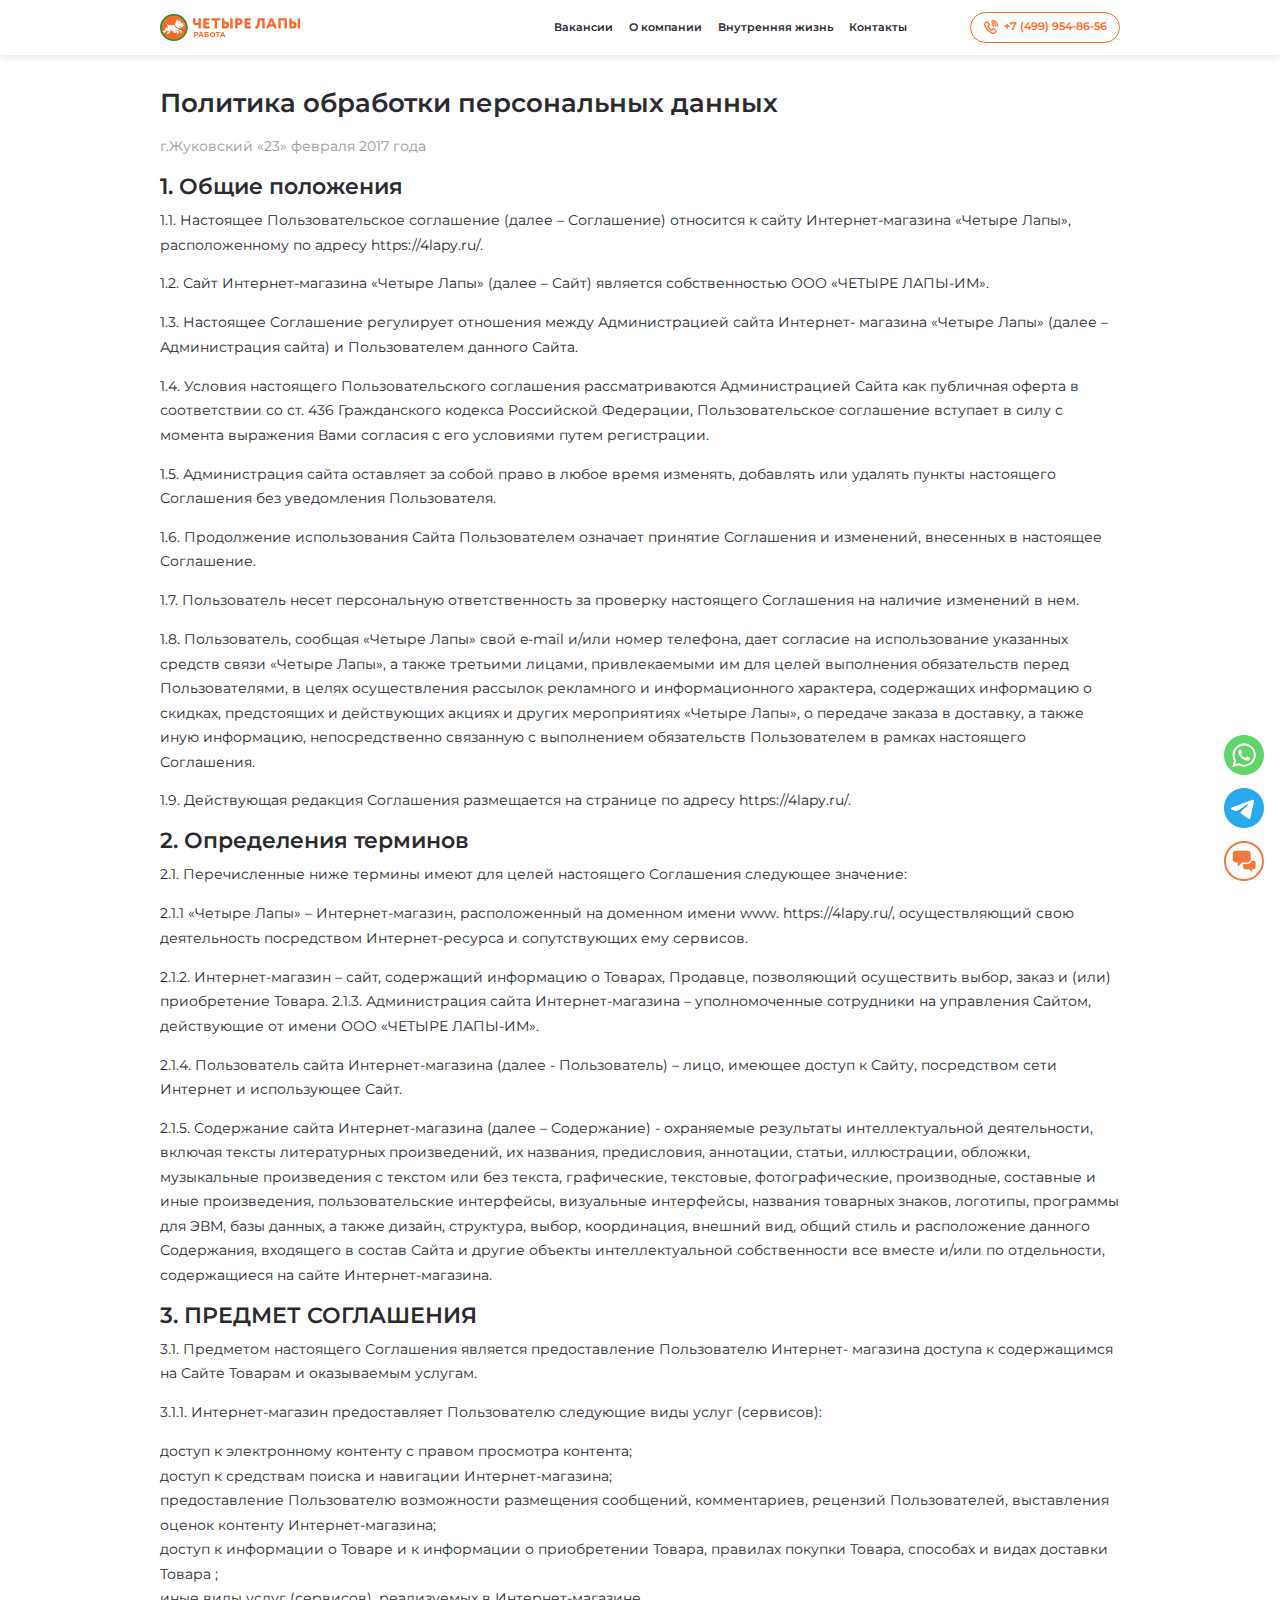
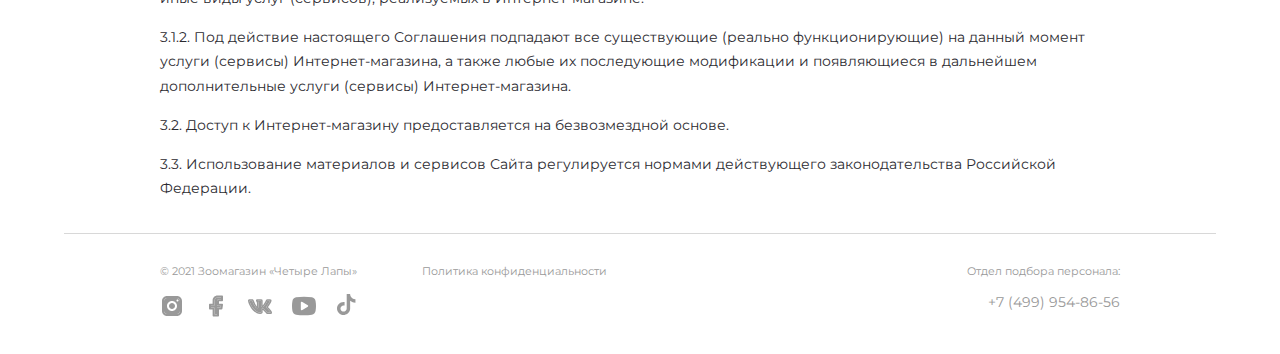
<file: text.html>
<!DOCTYPE html>
<html lang="ru-RU">
  <head>
    <meta charset="UTF-8">
    <meta name="viewport" content="width=device-width, initial-scale=1, minimum-scale=1, maximum-scale=1">
    <title>Text</title>
    <link rel="preconnect" href="https://fonts.googleapis.com">
    <link rel="preconnect" href="https://fonts.gstatic.com" crossorigin>
    <link href="https://fonts.googleapis.com/css2?family=Montserrat:wght@400;500;600;700&amp;display=swap" rel="stylesheet">
    <link rel="stylesheet" href="libs/fancybox/jquery.fancybox.min.css">
    <link rel="stylesheet" href="libs/owl/assets/owl.carousel.min.css">
    <link rel="stylesheet" href="css/main.css">
  </head>
  <body>
    <header class="header">
      <div class="container">
        <div class="header__hamburger">
          <label class="header__menu-btn"><span></span></label>
        </div><a class="header__logo" href="/"><img src="img/logo.svg" alt=""></a>
        <div class="header__right">
          <nav class="header__nav">
            <ul>
              <li> <a href="">Вакансии</a></li>
              <li> <a href="">О компании</a></li>
              <li> <a href="">Внутренняя жизнь</a></li>
              <li> <a href="">Контакты</a></li>
            </ul>
          </nav>
          <div class="header__phone"><a class="phone-number" href="tel:+74999548656">
              <svg width="16" height="16" viewBox="0 0 16 16" fill="none" xmlns="http://www.w3.org/2000/svg"><path d="M8.73222 1V1.96461C11.6564 1.96461 14.0357 4.34478 14.0357 7.26996H15C15 3.8128 12.1882 1 8.73222 1ZM3.74211 2.44981C3.48947 2.44981 3.23635 2.53228 3.03048 2.69819L3.00685 2.71749L1.49053 4.28208L1.52283 4.2517C1.02141 4.68384 0.882557 5.36679 1.09807 5.94073C1.50451 7.11273 2.53966 9.37908 4.58344 11.4202C6.63059 13.471 8.91978 14.4626 10.0523 14.9048L10.0639 14.9087L10.075 14.9126C10.3585 15.0063 10.6615 15.0251 10.9545 14.9669C11.2474 14.9088 11.5203 14.7757 11.7465 14.5807L11.761 14.5687L13.2672 13.0615C13.6674 12.6612 13.6674 11.9599 13.2672 11.5601L11.2919 9.58165C10.8907 9.18037 10.1897 9.18037 9.78858 9.58165L8.83203 10.5385C8.48971 10.375 7.64693 9.95109 6.84562 9.18712C6.05588 8.4328 5.65234 7.56176 5.50625 7.22463L6.47052 6.26002C6.89335 5.83703 6.91746 5.1102 6.43002 4.72146L6.4739 4.76246L4.47689 2.71749L4.45423 2.69819C4.25219 2.53645 4.00088 2.44879 3.74211 2.44981ZM8.73222 2.92922V3.89383C10.5928 3.89383 12.1072 5.40827 12.1072 7.26996H13.0715C13.0715 4.87677 11.1251 2.92922 8.73222 2.92922ZM3.74307 3.41152C3.77779 3.41152 3.81154 3.42455 3.8448 3.45011L5.80566 5.45843L5.82928 5.47772C5.82349 5.47289 5.8476 5.5192 5.78878 5.57804L4.3631 7.00469L4.47303 7.29601C4.47303 7.29601 5.01736 8.77572 6.18027 9.8855C7.3239 10.9765 8.73415 11.5726 8.73415 11.5726L9.03452 11.7009L10.4703 10.2641C10.5518 10.1831 10.5287 10.1831 10.6101 10.2641L12.5855 12.2425C12.6674 12.3245 12.6674 12.2975 12.5855 12.38L11.1164 13.8496C10.8927 14.0396 10.6617 14.0893 10.3835 13.9971C9.29343 13.5708 7.15998 12.637 5.26518 10.7387C3.35688 8.83215 2.36754 6.66612 2.00497 5.61662L2.00304 5.61083L2.00015 5.60408C1.92735 5.41116 1.98086 5.13094 2.15202 4.98335L2.16793 4.96889L3.64038 3.45011C3.66941 3.42626 3.70552 3.41269 3.74307 3.41152ZM8.73222 4.85844V5.82305C9.52968 5.82305 10.1786 6.47223 10.1786 7.26996H11.1429C11.1429 5.94025 10.0615 4.85844 8.73222 4.85844Z" fill="#FF6927" stroke="#FF6927" stroke-width="0.4"/></svg>+7 (499) 954-86-56</a></div>
          <div class="header__footer">
            <div class="copyright">© 2021 Зоомагазин «Четыре Лапы»</div>
            <div class="socials"><a href="" target="_blank"><svg width="24" height="24" viewBox="0 0 24 24" fill="none" xmlns="http://www.w3.org/2000/svg"><path fill-rule="evenodd" clip-rule="evenodd" d="M2 7C2 4.23858 4.23858 2 7 2H17C19.7614 2 22 4.23858 22 7V17C22 19.7614 19.7614 22 17 22H7C4.23858 22 2 19.7614 2 17V7ZM7 4C5.34314 4 4 5.34314 4 7V17C4 18.6569 5.34314 20 7 20H17C18.6569 20 20 18.6569 20 17V7C20 5.34314 18.6569 4 17 4H7Z" fill="#999999"/><path fill-rule="evenodd" clip-rule="evenodd" d="M4 7C4 5.34314 5.34314 4 7 4H17C18.6569 4 20 5.34314 20 7V17C20 18.6569 18.6569 20 17 20H7C5.34314 20 4 18.6569 4 17V7ZM7 12C7 9.23856 9.23856 7 12 7C14.7614 7 17 9.23856 17 12C17 14.7614 14.7614 17 12 17C9.23856 17 7 14.7614 7 12ZM18.5 6.5C18.5 7.0523 18.0523 7.5 17.5 7.5C16.9477 7.5 16.5 7.0523 16.5 6.5C16.5 5.9477 16.9477 5.5 17.5 5.5C18.0523 5.5 18.5 5.9477 18.5 6.5Z" fill="#999999"/><path d="M9 12C9 10.3431 10.3431 9 12 9C13.6569 9 15 10.3431 15 12C15 13.6569 13.6569 15 12 15C10.3431 15 9 13.6569 9 12Z" fill="#999999"/></svg></a><a href="" target="_blank"><svg width="24" height="24" viewBox="0 0 24 24" fill="none" xmlns="http://www.w3.org/2000/svg"><path fill-rule="evenodd" clip-rule="evenodd" d="M13.5494 3.5L13.5199 3.50015C11.8997 3.51653 10.5995 4.8432 10.6158 6.46339L10.5757 10.7467C10.5686 11.2939 10.123 11.7337 9.57575 11.7337H7V13.5322H9.62255C10.1748 13.5322 10.6225 13.9799 10.6225 14.5322V20.5H13.0101V14.5322C13.0101 13.9799 13.4579 13.5322 14.0101 13.5322H16.5577L16.8344 11.7337H14.0101C13.4579 11.7337 13.0101 11.286 13.0101 10.7337V7.2833C13.0101 6.1879 13.8981 5.29985 14.9935 5.29985H17V3.5H13.5494ZM13.4996 1.50025L13.5494 1.5H18C18.5523 1.5 19 1.94772 19 2.5V6.29985C19 6.85214 18.5523 7.29985 18 7.29985H15.0101V9.7337H18C18.2918 9.7337 18.569 9.86113 18.759 10.0826C18.9489 10.304 19.0327 10.5974 18.9884 10.8858L18.404 14.6842C18.329 15.172 17.9092 15.5322 17.4156 15.5322H15.0101V21.5C15.0101 22.0523 14.5624 22.5 14.0101 22.5H9.62255C9.07026 22.5 8.62255 22.0523 8.62255 21.5V15.5322H6C5.44772 15.5322 5 15.0844 5 14.5322V10.7337C5 10.1814 5.44772 9.7337 6 9.7337H8.58865L8.62248 7.12674L8.61595 6.48371C8.58842 3.75903 10.7749 1.52785 13.4996 1.50025Z" fill="#999999"/><path d="M13.5199 3.50015L13.5494 3.5H17V5.29985H14.9935C13.8981 5.29985 13.0101 6.1879 13.0101 7.2833V10.7337C13.0101 11.286 13.4579 11.7337 14.0101 11.7337H16.8344L16.5577 13.5322H14.0101C13.4579 13.5322 13.0101 13.9799 13.0101 14.5322V20.5H10.6225V14.5322C10.6225 13.9799 10.1748 13.5322 9.62255 13.5322H7V11.7337H9.57575C10.123 11.7337 10.5686 11.2939 10.5757 10.7467L10.6158 6.46339C10.5995 4.8432 11.8997 3.51653 13.5199 3.50015Z" fill="#999999"/></svg></a><a href="" target="_blank"><svg width="24" height="24" viewBox="0 0 24 24" fill="none" xmlns="http://www.w3.org/2000/svg"><path d="M12.1449 19.9999C15.6168 19.9999 14.3788 17.8508 14.6468 17.2328C14.6428 16.7713 14.6388 16.3274 14.6548 16.0575C14.8748 16.1181 15.3938 16.3753 16.4658 17.3941C18.1208 19.027 18.5438 19.9999 19.8808 19.9999H22.3418C23.1217 19.9999 23.5277 19.6841 23.7307 19.4191C23.9267 19.1629 24.1187 18.7132 23.9087 18.0131C23.3597 16.3274 20.1578 13.4165 19.9588 13.1095C19.9888 13.0528 20.0368 12.9775 20.0618 12.9384H20.0598C20.6918 12.122 23.1037 8.58827 23.4587 7.17441C23.4597 7.17245 23.4607 7.16952 23.4607 7.16658C23.6527 6.52125 23.4767 6.10276 23.2947 5.86614C23.0207 5.51219 22.5848 5.33325 21.9958 5.33325H19.5348C18.7108 5.33325 18.0858 5.73903 17.7698 6.47921C17.2408 7.79432 15.7548 10.4989 14.6408 11.4561C14.6068 10.0999 14.6298 9.06445 14.6478 8.29494C14.6838 6.79405 14.7998 5.33325 13.2069 5.33325H9.3389C8.34091 5.33325 7.38592 6.39903 8.41991 7.66427C9.3239 8.77307 8.7449 9.39103 8.9399 12.4671C8.17991 11.6702 6.82793 9.51814 5.87194 6.76765C5.60394 6.02356 5.19794 5.33423 4.05496 5.33423H1.59398C0.595993 5.33423 0 5.86614 0 6.7569C0 8.75743 4.52895 19.9999 12.1449 19.9999ZM4.05496 6.8009C4.27195 6.8009 4.29395 6.8009 4.45495 7.24774C5.43394 10.0667 7.62992 14.2379 9.2339 14.2379C10.4389 14.2379 10.4389 13.0303 10.4389 12.5757L10.4379 8.95592C10.3719 7.75814 9.92589 7.1617 9.63289 6.79992L13.1409 6.80383C13.1429 6.82045 13.1209 10.8078 13.1509 11.7739C13.1509 13.1457 14.2648 13.9318 16.0038 12.2109C17.8388 10.186 19.1078 7.15876 19.1588 7.03556C19.2338 6.85956 19.2988 6.79992 19.5348 6.79992H21.9958H22.0058C22.0048 6.80285 22.0048 6.80578 22.0038 6.80872C21.7788 7.83538 19.5578 11.107 18.8148 12.1229C18.8028 12.1386 18.7918 12.1552 18.7808 12.1718C18.4538 12.694 18.1878 13.2709 18.8258 14.0824C18.8838 14.1509 19.0358 14.3112 19.2558 14.5341C19.2623 14.5408 19.2691 14.5475 19.2759 14.5544C19.9845 15.2695 22.2877 17.5938 22.4938 18.5235C22.3558 18.545 22.2058 18.5293 19.8808 18.5342C19.3858 18.5342 18.9988 17.8107 17.5218 16.3538C16.1938 15.0905 15.3318 14.5742 14.5468 14.5742C13.0229 14.5742 13.1339 15.7837 13.1479 17.2465C13.1529 18.8325 13.1429 18.3309 13.1539 18.4306C13.0649 18.4648 12.8099 18.5333 12.1449 18.5333C5.79994 18.5333 1.66798 8.68605 1.50898 6.80383C1.56398 6.79894 2.32097 6.80187 4.05496 6.8009Z" fill="#999999"/><path d="M4.05496 6.8009C4.27195 6.8009 4.29395 6.8009 4.45495 7.24774C5.43394 10.0667 7.62992 14.2379 9.2339 14.2379C10.4389 14.2379 10.4389 13.0303 10.4389 12.5757L10.4379 8.95592C10.3719 7.75814 9.92589 7.1617 9.63289 6.79992L13.1409 6.80383C13.1429 6.82045 13.1209 10.8078 13.1509 11.7739C13.1509 13.1457 14.2648 13.9318 16.0038 12.2109C17.8388 10.186 19.1078 7.15876 19.1588 7.03556C19.2338 6.85956 19.2988 6.79992 19.5348 6.79992H21.9958H22.0058C22.0048 6.80285 22.0048 6.80578 22.0038 6.80872C21.7788 7.83538 19.5578 11.107 18.8148 12.1229C18.8028 12.1386 18.7918 12.1552 18.7808 12.1718C18.4538 12.694 18.1878 13.2709 18.8258 14.0824C18.8838 14.1509 19.0358 14.3112 19.2558 14.5341L19.2759 14.5544C19.9845 15.2695 22.2877 17.5938 22.4938 18.5235C22.3558 18.545 22.2058 18.5293 19.8808 18.5342C19.3858 18.5342 18.9988 17.8107 17.5218 16.3538C16.1938 15.0905 15.3318 14.5742 14.5468 14.5742C13.0229 14.5742 13.1339 15.7837 13.1479 17.2465C13.1529 18.8325 13.1429 18.3309 13.1539 18.4306C13.0649 18.4648 12.8099 18.5333 12.1449 18.5333C5.79994 18.5333 1.66798 8.68605 1.50898 6.80383C1.56398 6.79894 2.32097 6.80187 4.05496 6.8009Z" fill="#999999"/></svg></a><a href="" target="_blank"><svg width="24" height="24" viewBox="0 0 24 24" fill="none" xmlns="http://www.w3.org/2000/svg"><g clip-path="url(#clip0_427_787)"><path fill-rule="evenodd" clip-rule="evenodd" d="M4.096 3.27118C8.751 2.58018 15.251 2.58018 19.904 3.27118C21.766 3.54718 23.233 5.00918 23.553 6.90618C24.149 10.4292 24.149 13.5712 23.553 17.0942C23.231 18.9932 21.765 20.4542 19.905 20.7302C17.582 21.0762 14.797 21.2482 12.011 21.2482C9.22 21.2482 6.428 21.0752 4.096 20.7292C2.234 20.4532 0.767 18.9922 0.447 17.0932C-0.149 13.5712 -0.149 10.4302 0.447 6.90718C0.767 5.00918 2.234 3.54718 4.096 3.27118ZM8.80469 8.4999C8.80469 7.9179 9.44169 7.5589 9.93869 7.8559L15.8087 11.3609C16.2947 11.6529 16.2957 12.3589 15.8077 12.6499L9.93869 16.1449C9.44269 16.4389 8.80469 16.0849 8.80469 15.4999V8.4999Z" fill="#999999"/></g><defs><clipPath id="clip0_427_787"><rect width="24" height="24" fill="white"/></clipPath></defs></svg></a><a href="" target="_blank"><svg width="24" height="24" viewBox="0 0 24 24" fill="none" xmlns="http://www.w3.org/2000/svg"><g clip-path="url(#clip0_427_792)"><path d="M19.4405 5.25811C18.2402 5.25811 17.1327 4.86047 16.2433 4.18965C15.2233 3.42065 14.4905 2.29262 14.2317 0.992469C14.1676 0.671231 14.1331 0.339723 14.1298 0H10.7009V9.3693L10.6968 14.5013C10.6968 15.8733 9.80337 17.0367 8.56483 17.4458C8.20539 17.5646 7.81719 17.6208 7.41298 17.5987C6.89703 17.5703 6.41353 17.4146 5.99329 17.1632C5.099 16.6284 4.49267 15.6581 4.47624 14.5481C4.45036 12.8134 5.8528 11.399 7.58633 11.399C7.92852 11.399 8.25715 11.4549 8.56483 11.5563V8.99548V8.0749C8.24031 8.02684 7.91003 8.00178 7.57606 8.00178C5.67862 8.00178 3.90401 8.7905 2.63549 10.2114C1.6767 11.2852 1.1016 12.6552 1.01287 14.0917C0.896614 15.9789 1.58715 17.7728 2.92633 19.0964C3.1231 19.2907 3.32972 19.471 3.5458 19.6374C4.69396 20.521 6.09763 21 7.57606 21C7.91003 21 8.24031 20.9754 8.56483 20.9273C9.94591 20.7227 11.2202 20.0905 12.2258 19.0964C13.4615 17.8751 14.1442 16.2537 14.1516 14.528L14.1339 6.8643C14.7234 7.31905 15.3679 7.69533 16.0597 7.9874C17.1356 8.44133 18.2763 8.67137 19.4504 8.67096V6.18116V5.25729C19.4512 5.25811 19.4413 5.25811 19.4405 5.25811Z" fill="#999999"/></g><defs><clipPath id="clip0_427_792"><rect width="24" height="24" fill="white"/></clipPath></defs></svg></a></div>
          </div>
        </div>
      </div>
    </header>
    <main>
      <section class="text-page">
        <div class="container">
          <h1>Политика обработки персональных данных</h1>
          <p class="p-grey">г.Жуковский «23» февраля 2017 года</p>
          <h2>1. Общие положения</h2>
          <p>1.1. Настоящее Пользовательское соглашение (далее – Соглашение) относится к сайту Интернет-магазина «Четыре Лапы», расположенному по адресу https://4lapy.ru/.</p>
          <p>1.2. Сайт Интернет-магазина «Четыре Лапы» (далее – Сайт) является собственностью ООО «ЧЕТЫРЕ ЛАПЫ-ИМ».</p>
          <p>1.3. Настоящее Соглашение регулирует отношения между Администрацией сайта Интернет- магазина «Четыре Лапы» (далее – Администрация сайта) и Пользователем данного Сайта.</p>
          <p>1.4. Условия настоящего Пользовательского соглашения рассматриваются Администрацией Сайта как публичная оферта в соответствии со ст. 436 Гражданского кодекса Российской Федерации, Пользовательское соглашение вступает в силу с момента выражения Вами согласия с его условиями путем регистрации.</p>
          <p>1.5. Администрация сайта оставляет за собой право в любое время изменять, добавлять или удалять пункты настоящего Соглашения без уведомления Пользователя.</p>
          <p>1.6. Продолжение использования Сайта Пользователем означает принятие Соглашения и изменений, внесенных в настоящее Соглашение.</p>
          <p>1.7. Пользователь несет персональную ответственность за проверку настоящего Соглашения на наличие изменений в нем.</p>
          <p>1.8. Пользователь, сообщая «Четыре Лапы» свой e-mail и/или номер телефона, дает согласие на использование указанных средств связи «Четыре Лапы», а также третьими лицами, привлекаемыми им для целей выполнения обязательств перед Пользователями, в целях осуществления рассылок рекламного и информационного характера, содержащих информацию о скидках, предстоящих и действующих акциях и других мероприятиях «Четыре Лапы», о передаче заказа в доставку, а также иную информацию, непосредственно связанную с выполнением обязательств Пользователем в рамках настоящего Соглашения.</p>
          <p>1.9. Действующая редакция Соглашения размещается на странице по адресу https://4lapy.ru/.</p>
          <h2>2. Определения терминов</h2>
          <p>2.1. Перечисленные ниже термины имеют для целей настоящего Соглашения следующее значение:</p>
          <p>2.1.1 «Четыре Лапы» – Интернет-магазин, расположенный на доменном имени www. https://4lapy.ru/, осуществляющий свою деятельность посредством Интернет-ресурса и сопутствующих ему сервисов.</p>
          <p>2.1.2. Интернет-магазин – сайт, содержащий информацию о Товарах, Продавце, позволяющий осуществить выбор, заказ и (или) приобретение Товара. 2.1.3. Администрация сайта Интернет-магазина – уполномоченные сотрудники на управления Сайтом, действующие от имени ООО «ЧЕТЫРЕ ЛАПЫ-ИМ».</p>
          <p>2.1.4. Пользователь сайта Интернет-магазина (далее - Пользователь) – лицо, имеющее доступ к Сайту, посредством сети Интернет и использующее Сайт.</p>
          <p>2.1.5. Содержание сайта Интернет-магазина (далее – Содержание) - охраняемые результаты интеллектуальной деятельности, включая тексты литературных произведений, их названия, предисловия, аннотации, статьи, иллюстрации, обложки, музыкальные произведения с текстом или без текста, графические, текстовые, фотографические, производные, составные и иные произведения, пользовательские интерфейсы, визуальные интерфейсы, названия товарных знаков, логотипы, программы для ЭВМ, базы данных, а также дизайн, структура, выбор, координация, внешний вид, общий стиль и расположение данного Содержания, входящего в состав Сайта и другие объекты интеллектуальной собственности все вместе и/или по отдельности, содержащиеся на сайте Интернет-магазина.</p>
          <h2>3. ПРЕДМЕТ СОГЛАШЕНИЯ</h2>
          <p>3.1. Предметом настоящего Соглашения является предоставление Пользователю Интернет- магазина доступа к содержащимся на Сайте Товарам и оказываемым услугам.</p>
          <p>3.1.1. Интернет-магазин предоставляет Пользователю следующие виды услуг (сервисов):</p>
          <p>доступ к электронному контенту с правом просмотра контента;<br>доступ к средствам поиска и навигации Интернет-магазина;<br>предоставление Пользователю возможности размещения сообщений, комментариев, рецензий Пользователей, выставления оценок контенту Интернет-магазина;<br>доступ к информации о Товаре и к информации о приобретении Товара, правилах покупки Товара, способах и видах доставки Товара ;<br>иные виды услуг (сервисов), реализуемых в Интернет-магазине.</p>
          <p>3.1.2. Под действие настоящего Соглашения подпадают все существующие (реально функционирующие) на данный момент услуги (сервисы) Интернет-магазина, а также любые их последующие модификации и появляющиеся в дальнейшем дополнительные услуги (сервисы) Интернет-магазина.</p>
          <p>3.2. Доступ к Интернет-магазину предоставляется на безвозмездной основе.</p>
          <p>3.3. Использование материалов и сервисов Сайта регулируется нормами действующего законодательства Российской Федерации.</p>
        </div>
      </section>
    </main>
    <footer class="footer">
      <div class="container">
        <div class="footer__copyright">
          <p>© 2021 Зоомагазин «Четыре Лапы»</p>
          <div class="socials"><a href="" target="_blank"><svg width="24" height="24" viewBox="0 0 24 24" fill="none" xmlns="http://www.w3.org/2000/svg"><path fill-rule="evenodd" clip-rule="evenodd" d="M2 7C2 4.23858 4.23858 2 7 2H17C19.7614 2 22 4.23858 22 7V17C22 19.7614 19.7614 22 17 22H7C4.23858 22 2 19.7614 2 17V7ZM7 4C5.34314 4 4 5.34314 4 7V17C4 18.6569 5.34314 20 7 20H17C18.6569 20 20 18.6569 20 17V7C20 5.34314 18.6569 4 17 4H7Z" fill="#999999"/><path fill-rule="evenodd" clip-rule="evenodd" d="M4 7C4 5.34314 5.34314 4 7 4H17C18.6569 4 20 5.34314 20 7V17C20 18.6569 18.6569 20 17 20H7C5.34314 20 4 18.6569 4 17V7ZM7 12C7 9.23856 9.23856 7 12 7C14.7614 7 17 9.23856 17 12C17 14.7614 14.7614 17 12 17C9.23856 17 7 14.7614 7 12ZM18.5 6.5C18.5 7.0523 18.0523 7.5 17.5 7.5C16.9477 7.5 16.5 7.0523 16.5 6.5C16.5 5.9477 16.9477 5.5 17.5 5.5C18.0523 5.5 18.5 5.9477 18.5 6.5Z" fill="#999999"/><path d="M9 12C9 10.3431 10.3431 9 12 9C13.6569 9 15 10.3431 15 12C15 13.6569 13.6569 15 12 15C10.3431 15 9 13.6569 9 12Z" fill="#999999"/></svg></a><a href="" target="_blank"><svg width="24" height="24" viewBox="0 0 24 24" fill="none" xmlns="http://www.w3.org/2000/svg"><path fill-rule="evenodd" clip-rule="evenodd" d="M13.5494 3.5L13.5199 3.50015C11.8997 3.51653 10.5995 4.8432 10.6158 6.46339L10.5757 10.7467C10.5686 11.2939 10.123 11.7337 9.57575 11.7337H7V13.5322H9.62255C10.1748 13.5322 10.6225 13.9799 10.6225 14.5322V20.5H13.0101V14.5322C13.0101 13.9799 13.4579 13.5322 14.0101 13.5322H16.5577L16.8344 11.7337H14.0101C13.4579 11.7337 13.0101 11.286 13.0101 10.7337V7.2833C13.0101 6.1879 13.8981 5.29985 14.9935 5.29985H17V3.5H13.5494ZM13.4996 1.50025L13.5494 1.5H18C18.5523 1.5 19 1.94772 19 2.5V6.29985C19 6.85214 18.5523 7.29985 18 7.29985H15.0101V9.7337H18C18.2918 9.7337 18.569 9.86113 18.759 10.0826C18.9489 10.304 19.0327 10.5974 18.9884 10.8858L18.404 14.6842C18.329 15.172 17.9092 15.5322 17.4156 15.5322H15.0101V21.5C15.0101 22.0523 14.5624 22.5 14.0101 22.5H9.62255C9.07026 22.5 8.62255 22.0523 8.62255 21.5V15.5322H6C5.44772 15.5322 5 15.0844 5 14.5322V10.7337C5 10.1814 5.44772 9.7337 6 9.7337H8.58865L8.62248 7.12674L8.61595 6.48371C8.58842 3.75903 10.7749 1.52785 13.4996 1.50025Z" fill="#999999"/><path d="M13.5199 3.50015L13.5494 3.5H17V5.29985H14.9935C13.8981 5.29985 13.0101 6.1879 13.0101 7.2833V10.7337C13.0101 11.286 13.4579 11.7337 14.0101 11.7337H16.8344L16.5577 13.5322H14.0101C13.4579 13.5322 13.0101 13.9799 13.0101 14.5322V20.5H10.6225V14.5322C10.6225 13.9799 10.1748 13.5322 9.62255 13.5322H7V11.7337H9.57575C10.123 11.7337 10.5686 11.2939 10.5757 10.7467L10.6158 6.46339C10.5995 4.8432 11.8997 3.51653 13.5199 3.50015Z" fill="#999999"/></svg></a><a href="" target="_blank"><svg width="24" height="24" viewBox="0 0 24 24" fill="none" xmlns="http://www.w3.org/2000/svg"><path d="M12.1449 19.9999C15.6168 19.9999 14.3788 17.8508 14.6468 17.2328C14.6428 16.7713 14.6388 16.3274 14.6548 16.0575C14.8748 16.1181 15.3938 16.3753 16.4658 17.3941C18.1208 19.027 18.5438 19.9999 19.8808 19.9999H22.3418C23.1217 19.9999 23.5277 19.6841 23.7307 19.4191C23.9267 19.1629 24.1187 18.7132 23.9087 18.0131C23.3597 16.3274 20.1578 13.4165 19.9588 13.1095C19.9888 13.0528 20.0368 12.9775 20.0618 12.9384H20.0598C20.6918 12.122 23.1037 8.58827 23.4587 7.17441C23.4597 7.17245 23.4607 7.16952 23.4607 7.16658C23.6527 6.52125 23.4767 6.10276 23.2947 5.86614C23.0207 5.51219 22.5848 5.33325 21.9958 5.33325H19.5348C18.7108 5.33325 18.0858 5.73903 17.7698 6.47921C17.2408 7.79432 15.7548 10.4989 14.6408 11.4561C14.6068 10.0999 14.6298 9.06445 14.6478 8.29494C14.6838 6.79405 14.7998 5.33325 13.2069 5.33325H9.3389C8.34091 5.33325 7.38592 6.39903 8.41991 7.66427C9.3239 8.77307 8.7449 9.39103 8.9399 12.4671C8.17991 11.6702 6.82793 9.51814 5.87194 6.76765C5.60394 6.02356 5.19794 5.33423 4.05496 5.33423H1.59398C0.595993 5.33423 0 5.86614 0 6.7569C0 8.75743 4.52895 19.9999 12.1449 19.9999ZM4.05496 6.8009C4.27195 6.8009 4.29395 6.8009 4.45495 7.24774C5.43394 10.0667 7.62992 14.2379 9.2339 14.2379C10.4389 14.2379 10.4389 13.0303 10.4389 12.5757L10.4379 8.95592C10.3719 7.75814 9.92589 7.1617 9.63289 6.79992L13.1409 6.80383C13.1429 6.82045 13.1209 10.8078 13.1509 11.7739C13.1509 13.1457 14.2648 13.9318 16.0038 12.2109C17.8388 10.186 19.1078 7.15876 19.1588 7.03556C19.2338 6.85956 19.2988 6.79992 19.5348 6.79992H21.9958H22.0058C22.0048 6.80285 22.0048 6.80578 22.0038 6.80872C21.7788 7.83538 19.5578 11.107 18.8148 12.1229C18.8028 12.1386 18.7918 12.1552 18.7808 12.1718C18.4538 12.694 18.1878 13.2709 18.8258 14.0824C18.8838 14.1509 19.0358 14.3112 19.2558 14.5341C19.2623 14.5408 19.2691 14.5475 19.2759 14.5544C19.9845 15.2695 22.2877 17.5938 22.4938 18.5235C22.3558 18.545 22.2058 18.5293 19.8808 18.5342C19.3858 18.5342 18.9988 17.8107 17.5218 16.3538C16.1938 15.0905 15.3318 14.5742 14.5468 14.5742C13.0229 14.5742 13.1339 15.7837 13.1479 17.2465C13.1529 18.8325 13.1429 18.3309 13.1539 18.4306C13.0649 18.4648 12.8099 18.5333 12.1449 18.5333C5.79994 18.5333 1.66798 8.68605 1.50898 6.80383C1.56398 6.79894 2.32097 6.80187 4.05496 6.8009Z" fill="#999999"/><path d="M4.05496 6.8009C4.27195 6.8009 4.29395 6.8009 4.45495 7.24774C5.43394 10.0667 7.62992 14.2379 9.2339 14.2379C10.4389 14.2379 10.4389 13.0303 10.4389 12.5757L10.4379 8.95592C10.3719 7.75814 9.92589 7.1617 9.63289 6.79992L13.1409 6.80383C13.1429 6.82045 13.1209 10.8078 13.1509 11.7739C13.1509 13.1457 14.2648 13.9318 16.0038 12.2109C17.8388 10.186 19.1078 7.15876 19.1588 7.03556C19.2338 6.85956 19.2988 6.79992 19.5348 6.79992H21.9958H22.0058C22.0048 6.80285 22.0048 6.80578 22.0038 6.80872C21.7788 7.83538 19.5578 11.107 18.8148 12.1229C18.8028 12.1386 18.7918 12.1552 18.7808 12.1718C18.4538 12.694 18.1878 13.2709 18.8258 14.0824C18.8838 14.1509 19.0358 14.3112 19.2558 14.5341L19.2759 14.5544C19.9845 15.2695 22.2877 17.5938 22.4938 18.5235C22.3558 18.545 22.2058 18.5293 19.8808 18.5342C19.3858 18.5342 18.9988 17.8107 17.5218 16.3538C16.1938 15.0905 15.3318 14.5742 14.5468 14.5742C13.0229 14.5742 13.1339 15.7837 13.1479 17.2465C13.1529 18.8325 13.1429 18.3309 13.1539 18.4306C13.0649 18.4648 12.8099 18.5333 12.1449 18.5333C5.79994 18.5333 1.66798 8.68605 1.50898 6.80383C1.56398 6.79894 2.32097 6.80187 4.05496 6.8009Z" fill="#999999"/></svg></a><a href="" target="_blank"><svg width="24" height="24" viewBox="0 0 24 24" fill="none" xmlns="http://www.w3.org/2000/svg"><g clip-path="url(#clip0_427_787)"><path fill-rule="evenodd" clip-rule="evenodd" d="M4.096 3.27118C8.751 2.58018 15.251 2.58018 19.904 3.27118C21.766 3.54718 23.233 5.00918 23.553 6.90618C24.149 10.4292 24.149 13.5712 23.553 17.0942C23.231 18.9932 21.765 20.4542 19.905 20.7302C17.582 21.0762 14.797 21.2482 12.011 21.2482C9.22 21.2482 6.428 21.0752 4.096 20.7292C2.234 20.4532 0.767 18.9922 0.447 17.0932C-0.149 13.5712 -0.149 10.4302 0.447 6.90718C0.767 5.00918 2.234 3.54718 4.096 3.27118ZM8.80469 8.4999C8.80469 7.9179 9.44169 7.5589 9.93869 7.8559L15.8087 11.3609C16.2947 11.6529 16.2957 12.3589 15.8077 12.6499L9.93869 16.1449C9.44269 16.4389 8.80469 16.0849 8.80469 15.4999V8.4999Z" fill="#999999"/></g><defs><clipPath id="clip0_427_787"><rect width="24" height="24" fill="white"/></clipPath></defs></svg></a><a href="" target="_blank"><svg width="24" height="24" viewBox="0 0 24 24" fill="none" xmlns="http://www.w3.org/2000/svg"><g clip-path="url(#clip0_427_792)"><path d="M19.4405 5.25811C18.2402 5.25811 17.1327 4.86047 16.2433 4.18965C15.2233 3.42065 14.4905 2.29262 14.2317 0.992469C14.1676 0.671231 14.1331 0.339723 14.1298 0H10.7009V9.3693L10.6968 14.5013C10.6968 15.8733 9.80337 17.0367 8.56483 17.4458C8.20539 17.5646 7.81719 17.6208 7.41298 17.5987C6.89703 17.5703 6.41353 17.4146 5.99329 17.1632C5.099 16.6284 4.49267 15.6581 4.47624 14.5481C4.45036 12.8134 5.8528 11.399 7.58633 11.399C7.92852 11.399 8.25715 11.4549 8.56483 11.5563V8.99548V8.0749C8.24031 8.02684 7.91003 8.00178 7.57606 8.00178C5.67862 8.00178 3.90401 8.7905 2.63549 10.2114C1.6767 11.2852 1.1016 12.6552 1.01287 14.0917C0.896614 15.9789 1.58715 17.7728 2.92633 19.0964C3.1231 19.2907 3.32972 19.471 3.5458 19.6374C4.69396 20.521 6.09763 21 7.57606 21C7.91003 21 8.24031 20.9754 8.56483 20.9273C9.94591 20.7227 11.2202 20.0905 12.2258 19.0964C13.4615 17.8751 14.1442 16.2537 14.1516 14.528L14.1339 6.8643C14.7234 7.31905 15.3679 7.69533 16.0597 7.9874C17.1356 8.44133 18.2763 8.67137 19.4504 8.67096V6.18116V5.25729C19.4512 5.25811 19.4413 5.25811 19.4405 5.25811Z" fill="#999999"/></g><defs><clipPath id="clip0_427_792"><rect width="24" height="24" fill="white"/></clipPath></defs></svg></a></div>
        </div>
        <div class="footer__politics"><a href="">Политика конфиденциальности</a></div>
        <div class="footer__contacts">
          <p>Отдел подбора персонала:</p><a href="tel:+74999548656">+7 (499) 954-86-56</a>
        </div>
      </div>
    </footer>
    <div class="fixed-icons"><a href=""> <img src="img/whatsapp_icon.svg" alt=""></a><a href=""> <img src="img/telegram_icon.svg" alt=""></a><a href=""> <img src="img/chat_icon.svg" alt=""></a></div>
    <div id="thanks-popup" style="display: none;">
      <div class="popup-inner text-page">
        <form class="form">
          <div class="form__thanks" style="display:block;">
            <div class="popup-caption popup-caption_center">Спасибо!</div><img src="img/thanks.svg" alt=""><span>Мы обязательно перезвоним Вам в ближайшее время.</span><a class="button button_orange" href="">Перейти на главную</a>
          </div>
        </form>
      </div>
    </div>
    <div id="thanks-popup2" style="display: none;">
      <div class="popup-inner text-page">
        <form class="form">
          <div class="form__thanks" style="display:block;">
            <div class="popup-caption popup-caption_center">Спасибо!</div><img src="img/thanks.svg" alt=""><span>Мы обязательно рассмотрим заявку и перезвоним в ближайшее время.</span><a class="button button_orange" href="">Перейти на главную</a>
          </div>
        </form>
      </div>
    </div>
    <div id="callback-popup" style="display: none;">
      <div class="popup-inner text-page">
        <form class="form">
          <div class="form__thanks">
            <div class="popup-caption popup-caption_center">Спасибо!</div><img src="img/thanks.svg" alt=""><span>Мы обязательно перезвоним Вам в ближайшее время.</span><a class="button button_orange" href="">Перейти на главную</a>
          </div>
          <div class="form_inner">
            <div class="popup-caption popup-caption_center">Закажи обратный звонок</div>
            <div class="form__columns">
              <div class="form__input-block">
                <input type="text" placeholder="*Ваше ФИО">
              </div>
              <div class="form__input-block">
                <input type="tel" placeholder="*Ваш номер телефона">
              </div>
            </div>
            <label class="form__checkbox">
              <input class="checkbox" type="checkbox" name="agree"><span class="checkbox-custom"></span><span class="label">Я даю <a href="">согласие</a> на обработку персональных данных</span>
            </label>
            <input class="button button_orange" type="submit" value="Оставить заявку">
          </div>
        </form>
      </div>
    </div>
    <div id="leave-popup" style="display: none;">
      <div class="popup-inner text-page">
        <form class="form">
          <div class="form__thanks">
            <div class="popup-caption popup-caption_center">Спасибо за отклик!</div><img src="img/thanks.svg" alt=""><span>Мы обязательно рассмотрим заявку и перезвоним в ближайшее время.</span><a class="button button_orange" href="">Перейти на главную</a>
          </div>
          <div class="form_inner">
            <div class="popup-caption popup-caption_center">Оставь заявку и стань частью команды <span>«Четыре Лапы»:</span></div>
            <div class="form__input-block">
              <input type="text" placeholder="*Ваше ФИО">
            </div>
            <div class="form__input-block">
              <input type="tel" placeholder="*Ваш номер телефона">
            </div>
            <div class="form__input-block">
              <input type="email" placeholder="Ваш e-mail">
            </div>
            <div class="form__file-block">
              <label>Прикрепитe резюме в формате .doc, .docx, .pdf (не более 5 Mb)</label>
              <input type="file">
              <div class="form__file-inner">
                <div class="form__file-text"><img src="img/file.svg" alt=""><span>Выберите файл </span>или перетащите его сюда</div>
              </div>
            </div>
            <label class="form__checkbox">
              <input class="checkbox" type="checkbox" name="agree"><span class="checkbox-custom"></span><span class="label">Я даю <a href="">согласие</a> на обработку персональных данных</span>
            </label>
            <input class="button button_orange" type="submit" value="Оставить заявку">
          </div>
        </form>
      </div>
    </div>
    <div id="agree-popup" style="display: none;">
      <div class="popup-inner text-page">
        <div class="popup-caption">Согласие на обработку персональных данных</div>
        <div class="popup-text"> 
          <p class="p-grey">г. Жуковский «23» февраля 2017 года</p>
          <p>Пользователь, оставляя заявку на интернет-сайте Общества с ограниченной ответственностью «Четыре Лапы-ИМ» (ООО «ЧЕТЫРЕ ЛАПЫ-ИМ»») <a href="">http://rabota4lapy.ru, </a>даёт настоящее согласие на обработку персональных данных (далее – Согласие). Действуя свободно, по своей волей и в своем интересе, а также подтверждая свою дееспособность, даю свое согласие ООО «ЧЕТЫРЕ ЛАПЫ-ИМ» (ИНН 101101101), которое расположено по адресу: город Жуковский, улица Дугина, 28/12, на обработку своих персональных данных со следующими условиями:</p>
          <p>1. Согласие дается на обработку персональных данных с использованием средств автоматизации.</p>
          <p>2. Согласие дается на обработку следующих моих персональных данных: персональные данные, не являющиеся специальными или биометрическими: фамилия, имя, отчество; дата рождения; гражданство; номера контактных телефонов; адрес электронной почты; пользовательские данные (сведения о местоположении; тип и версия операционной системы; тип и версия браузера; тип устройства и разрешение его экрана; источник, откуда пришел на сайт пользователь; с какого сайта или по какой рекламе; язык операционной системы и браузера; какие страницы открывает и на какие кнопки нажимает пользователь; ip-адрес).</p>
          <p>3. Персональные данные не являются общедоступными.</p>
          <p>4. Цели обработки персональных данных: обработка персональных данных соискателей вакансий ООО «ЧЕТЫРЕ ЛАПЫ-ИМ» для содействия в поиске работы и трудоустройстве; аналитика действий физического лица на веб-сайте и функционирования веб-сайта.</p>
          <p>5. Основанием для обработки персональных данных является: ст. 24 Конституции Российской Федерации; Федеральный закон №152-ФЗ «О персональных данных»; Закон Российской Федерации от 19 апреля 1991 № 1032-1 «О занятости населения в Российской Федерации»; устав ООО «ЧЕТЫРЕ ЛАПЫ-ИМ»; настоящее согласие на обработку персональных данных.</p>
          <p>6. В ходе обработки с персональными данными будут совершены следующие действия: сбор; запись; систематизация; накопление; хранение; уточнение (обновление, изменение); извлечение; использование; обезличивание; блокирование; удаление; уничтожение.</p>
          <p>7. Обработка персональных данных может быть прекращена по запросу субъекта персональных данных. Хранение персональных данных, зафиксированных на бумажных носителях осуществляется согласно Федеральному закону №125-ФЗ «Об архивном деле в Российской Федерации» и иными нормативно-правовыми актами в области архивного дела и архивного хранения.</p>
          <p>8. Согласие может быть отозвано субъектом персональных данных или его представителем путем направления письменного заявления в ООО «Четыре Лапы-ИМ» или его представителю по адресу, указанному в Согласии.</p>
          <p>9. В случае отзыва субъектом персональных данных или его представителем согласия на обработку персональных данных, ООО «Четыре Лапы-ИМ» вправе продолжить обработку персональных данных без согласия субъекта персональных данных при наличии оснований, указанных в пунктах 2 – 11 части 1 статьи 6, части 2 статьи 10 и части 2 статьи 11 Федерального закона №152-ФЗ «О персональных данных» от 27.07.2006 г.</p>
          <p>10. Настоящее согласие действует все время до момента прекращения обработки персональных данных, указанного в п.7 и п.8 данного Согласия.</p>
        </div>
      </div>
    </div>
    <div id="header-popup" style="display: none;">
      <div class="popup-inner popup-flex">
        <div class="header__phone"><a class="phone-number" href="tel:+74999548656">
            <svg width="16" height="16" viewBox="0 0 16 16" fill="none" xmlns="http://www.w3.org/2000/svg"><path d="M8.73222 1V1.96461C11.6564 1.96461 14.0357 4.34478 14.0357 7.26996H15C15 3.8128 12.1882 1 8.73222 1ZM3.74211 2.44981C3.48947 2.44981 3.23635 2.53228 3.03048 2.69819L3.00685 2.71749L1.49053 4.28208L1.52283 4.2517C1.02141 4.68384 0.882557 5.36679 1.09807 5.94073C1.50451 7.11273 2.53966 9.37908 4.58344 11.4202C6.63059 13.471 8.91978 14.4626 10.0523 14.9048L10.0639 14.9087L10.075 14.9126C10.3585 15.0063 10.6615 15.0251 10.9545 14.9669C11.2474 14.9088 11.5203 14.7757 11.7465 14.5807L11.761 14.5687L13.2672 13.0615C13.6674 12.6612 13.6674 11.9599 13.2672 11.5601L11.2919 9.58165C10.8907 9.18037 10.1897 9.18037 9.78858 9.58165L8.83203 10.5385C8.48971 10.375 7.64693 9.95109 6.84562 9.18712C6.05588 8.4328 5.65234 7.56176 5.50625 7.22463L6.47052 6.26002C6.89335 5.83703 6.91746 5.1102 6.43002 4.72146L6.4739 4.76246L4.47689 2.71749L4.45423 2.69819C4.25219 2.53645 4.00088 2.44879 3.74211 2.44981ZM8.73222 2.92922V3.89383C10.5928 3.89383 12.1072 5.40827 12.1072 7.26996H13.0715C13.0715 4.87677 11.1251 2.92922 8.73222 2.92922ZM3.74307 3.41152C3.77779 3.41152 3.81154 3.42455 3.8448 3.45011L5.80566 5.45843L5.82928 5.47772C5.82349 5.47289 5.8476 5.5192 5.78878 5.57804L4.3631 7.00469L4.47303 7.29601C4.47303 7.29601 5.01736 8.77572 6.18027 9.8855C7.3239 10.9765 8.73415 11.5726 8.73415 11.5726L9.03452 11.7009L10.4703 10.2641C10.5518 10.1831 10.5287 10.1831 10.6101 10.2641L12.5855 12.2425C12.6674 12.3245 12.6674 12.2975 12.5855 12.38L11.1164 13.8496C10.8927 14.0396 10.6617 14.0893 10.3835 13.9971C9.29343 13.5708 7.15998 12.637 5.26518 10.7387C3.35688 8.83215 2.36754 6.66612 2.00497 5.61662L2.00304 5.61083L2.00015 5.60408C1.92735 5.41116 1.98086 5.13094 2.15202 4.98335L2.16793 4.96889L3.64038 3.45011C3.66941 3.42626 3.70552 3.41269 3.74307 3.41152ZM8.73222 4.85844V5.82305C9.52968 5.82305 10.1786 6.47223 10.1786 7.26996H11.1429C11.1429 5.94025 10.0615 4.85844 8.73222 4.85844Z" fill="#FF6927" stroke="#FF6927" stroke-width="0.4"/></svg>+7 (499) 954-86-56</a></div>
        <nav class="header__nav">
          <ul>
            <li> <a href="">Вакансии</a></li>
            <li> <a href="">О компании</a></li>
            <li> <a href="">Внутренняя жизнь</a></li>
            <li> <a href="">Контакты</a></li>
          </ul>
        </nav>
        <div class="header__footer">
          <div class="copyright">© 2021 Зоомагазин «Четыре Лапы»</div>
          <div class="socials"><a href="" target="_blank"><svg width="24" height="24" viewBox="0 0 24 24" fill="none" xmlns="http://www.w3.org/2000/svg"><path fill-rule="evenodd" clip-rule="evenodd" d="M2 7C2 4.23858 4.23858 2 7 2H17C19.7614 2 22 4.23858 22 7V17C22 19.7614 19.7614 22 17 22H7C4.23858 22 2 19.7614 2 17V7ZM7 4C5.34314 4 4 5.34314 4 7V17C4 18.6569 5.34314 20 7 20H17C18.6569 20 20 18.6569 20 17V7C20 5.34314 18.6569 4 17 4H7Z" fill="#999999"/><path fill-rule="evenodd" clip-rule="evenodd" d="M4 7C4 5.34314 5.34314 4 7 4H17C18.6569 4 20 5.34314 20 7V17C20 18.6569 18.6569 20 17 20H7C5.34314 20 4 18.6569 4 17V7ZM7 12C7 9.23856 9.23856 7 12 7C14.7614 7 17 9.23856 17 12C17 14.7614 14.7614 17 12 17C9.23856 17 7 14.7614 7 12ZM18.5 6.5C18.5 7.0523 18.0523 7.5 17.5 7.5C16.9477 7.5 16.5 7.0523 16.5 6.5C16.5 5.9477 16.9477 5.5 17.5 5.5C18.0523 5.5 18.5 5.9477 18.5 6.5Z" fill="#999999"/><path d="M9 12C9 10.3431 10.3431 9 12 9C13.6569 9 15 10.3431 15 12C15 13.6569 13.6569 15 12 15C10.3431 15 9 13.6569 9 12Z" fill="#999999"/></svg></a><a href="" target="_blank"><svg width="24" height="24" viewBox="0 0 24 24" fill="none" xmlns="http://www.w3.org/2000/svg"><path fill-rule="evenodd" clip-rule="evenodd" d="M13.5494 3.5L13.5199 3.50015C11.8997 3.51653 10.5995 4.8432 10.6158 6.46339L10.5757 10.7467C10.5686 11.2939 10.123 11.7337 9.57575 11.7337H7V13.5322H9.62255C10.1748 13.5322 10.6225 13.9799 10.6225 14.5322V20.5H13.0101V14.5322C13.0101 13.9799 13.4579 13.5322 14.0101 13.5322H16.5577L16.8344 11.7337H14.0101C13.4579 11.7337 13.0101 11.286 13.0101 10.7337V7.2833C13.0101 6.1879 13.8981 5.29985 14.9935 5.29985H17V3.5H13.5494ZM13.4996 1.50025L13.5494 1.5H18C18.5523 1.5 19 1.94772 19 2.5V6.29985C19 6.85214 18.5523 7.29985 18 7.29985H15.0101V9.7337H18C18.2918 9.7337 18.569 9.86113 18.759 10.0826C18.9489 10.304 19.0327 10.5974 18.9884 10.8858L18.404 14.6842C18.329 15.172 17.9092 15.5322 17.4156 15.5322H15.0101V21.5C15.0101 22.0523 14.5624 22.5 14.0101 22.5H9.62255C9.07026 22.5 8.62255 22.0523 8.62255 21.5V15.5322H6C5.44772 15.5322 5 15.0844 5 14.5322V10.7337C5 10.1814 5.44772 9.7337 6 9.7337H8.58865L8.62248 7.12674L8.61595 6.48371C8.58842 3.75903 10.7749 1.52785 13.4996 1.50025Z" fill="#999999"/><path d="M13.5199 3.50015L13.5494 3.5H17V5.29985H14.9935C13.8981 5.29985 13.0101 6.1879 13.0101 7.2833V10.7337C13.0101 11.286 13.4579 11.7337 14.0101 11.7337H16.8344L16.5577 13.5322H14.0101C13.4579 13.5322 13.0101 13.9799 13.0101 14.5322V20.5H10.6225V14.5322C10.6225 13.9799 10.1748 13.5322 9.62255 13.5322H7V11.7337H9.57575C10.123 11.7337 10.5686 11.2939 10.5757 10.7467L10.6158 6.46339C10.5995 4.8432 11.8997 3.51653 13.5199 3.50015Z" fill="#999999"/></svg></a><a href="" target="_blank"><svg width="24" height="24" viewBox="0 0 24 24" fill="none" xmlns="http://www.w3.org/2000/svg"><path d="M12.1449 19.9999C15.6168 19.9999 14.3788 17.8508 14.6468 17.2328C14.6428 16.7713 14.6388 16.3274 14.6548 16.0575C14.8748 16.1181 15.3938 16.3753 16.4658 17.3941C18.1208 19.027 18.5438 19.9999 19.8808 19.9999H22.3418C23.1217 19.9999 23.5277 19.6841 23.7307 19.4191C23.9267 19.1629 24.1187 18.7132 23.9087 18.0131C23.3597 16.3274 20.1578 13.4165 19.9588 13.1095C19.9888 13.0528 20.0368 12.9775 20.0618 12.9384H20.0598C20.6918 12.122 23.1037 8.58827 23.4587 7.17441C23.4597 7.17245 23.4607 7.16952 23.4607 7.16658C23.6527 6.52125 23.4767 6.10276 23.2947 5.86614C23.0207 5.51219 22.5848 5.33325 21.9958 5.33325H19.5348C18.7108 5.33325 18.0858 5.73903 17.7698 6.47921C17.2408 7.79432 15.7548 10.4989 14.6408 11.4561C14.6068 10.0999 14.6298 9.06445 14.6478 8.29494C14.6838 6.79405 14.7998 5.33325 13.2069 5.33325H9.3389C8.34091 5.33325 7.38592 6.39903 8.41991 7.66427C9.3239 8.77307 8.7449 9.39103 8.9399 12.4671C8.17991 11.6702 6.82793 9.51814 5.87194 6.76765C5.60394 6.02356 5.19794 5.33423 4.05496 5.33423H1.59398C0.595993 5.33423 0 5.86614 0 6.7569C0 8.75743 4.52895 19.9999 12.1449 19.9999ZM4.05496 6.8009C4.27195 6.8009 4.29395 6.8009 4.45495 7.24774C5.43394 10.0667 7.62992 14.2379 9.2339 14.2379C10.4389 14.2379 10.4389 13.0303 10.4389 12.5757L10.4379 8.95592C10.3719 7.75814 9.92589 7.1617 9.63289 6.79992L13.1409 6.80383C13.1429 6.82045 13.1209 10.8078 13.1509 11.7739C13.1509 13.1457 14.2648 13.9318 16.0038 12.2109C17.8388 10.186 19.1078 7.15876 19.1588 7.03556C19.2338 6.85956 19.2988 6.79992 19.5348 6.79992H21.9958H22.0058C22.0048 6.80285 22.0048 6.80578 22.0038 6.80872C21.7788 7.83538 19.5578 11.107 18.8148 12.1229C18.8028 12.1386 18.7918 12.1552 18.7808 12.1718C18.4538 12.694 18.1878 13.2709 18.8258 14.0824C18.8838 14.1509 19.0358 14.3112 19.2558 14.5341C19.2623 14.5408 19.2691 14.5475 19.2759 14.5544C19.9845 15.2695 22.2877 17.5938 22.4938 18.5235C22.3558 18.545 22.2058 18.5293 19.8808 18.5342C19.3858 18.5342 18.9988 17.8107 17.5218 16.3538C16.1938 15.0905 15.3318 14.5742 14.5468 14.5742C13.0229 14.5742 13.1339 15.7837 13.1479 17.2465C13.1529 18.8325 13.1429 18.3309 13.1539 18.4306C13.0649 18.4648 12.8099 18.5333 12.1449 18.5333C5.79994 18.5333 1.66798 8.68605 1.50898 6.80383C1.56398 6.79894 2.32097 6.80187 4.05496 6.8009Z" fill="#999999"/><path d="M4.05496 6.8009C4.27195 6.8009 4.29395 6.8009 4.45495 7.24774C5.43394 10.0667 7.62992 14.2379 9.2339 14.2379C10.4389 14.2379 10.4389 13.0303 10.4389 12.5757L10.4379 8.95592C10.3719 7.75814 9.92589 7.1617 9.63289 6.79992L13.1409 6.80383C13.1429 6.82045 13.1209 10.8078 13.1509 11.7739C13.1509 13.1457 14.2648 13.9318 16.0038 12.2109C17.8388 10.186 19.1078 7.15876 19.1588 7.03556C19.2338 6.85956 19.2988 6.79992 19.5348 6.79992H21.9958H22.0058C22.0048 6.80285 22.0048 6.80578 22.0038 6.80872C21.7788 7.83538 19.5578 11.107 18.8148 12.1229C18.8028 12.1386 18.7918 12.1552 18.7808 12.1718C18.4538 12.694 18.1878 13.2709 18.8258 14.0824C18.8838 14.1509 19.0358 14.3112 19.2558 14.5341L19.2759 14.5544C19.9845 15.2695 22.2877 17.5938 22.4938 18.5235C22.3558 18.545 22.2058 18.5293 19.8808 18.5342C19.3858 18.5342 18.9988 17.8107 17.5218 16.3538C16.1938 15.0905 15.3318 14.5742 14.5468 14.5742C13.0229 14.5742 13.1339 15.7837 13.1479 17.2465C13.1529 18.8325 13.1429 18.3309 13.1539 18.4306C13.0649 18.4648 12.8099 18.5333 12.1449 18.5333C5.79994 18.5333 1.66798 8.68605 1.50898 6.80383C1.56398 6.79894 2.32097 6.80187 4.05496 6.8009Z" fill="#999999"/></svg></a><a href="" target="_blank"><svg width="24" height="24" viewBox="0 0 24 24" fill="none" xmlns="http://www.w3.org/2000/svg"><g clip-path="url(#clip0_427_787)"><path fill-rule="evenodd" clip-rule="evenodd" d="M4.096 3.27118C8.751 2.58018 15.251 2.58018 19.904 3.27118C21.766 3.54718 23.233 5.00918 23.553 6.90618C24.149 10.4292 24.149 13.5712 23.553 17.0942C23.231 18.9932 21.765 20.4542 19.905 20.7302C17.582 21.0762 14.797 21.2482 12.011 21.2482C9.22 21.2482 6.428 21.0752 4.096 20.7292C2.234 20.4532 0.767 18.9922 0.447 17.0932C-0.149 13.5712 -0.149 10.4302 0.447 6.90718C0.767 5.00918 2.234 3.54718 4.096 3.27118ZM8.80469 8.4999C8.80469 7.9179 9.44169 7.5589 9.93869 7.8559L15.8087 11.3609C16.2947 11.6529 16.2957 12.3589 15.8077 12.6499L9.93869 16.1449C9.44269 16.4389 8.80469 16.0849 8.80469 15.4999V8.4999Z" fill="#999999"/></g><defs><clipPath id="clip0_427_787"><rect width="24" height="24" fill="white"/></clipPath></defs></svg></a><a href="" target="_blank"><svg width="24" height="24" viewBox="0 0 24 24" fill="none" xmlns="http://www.w3.org/2000/svg"><g clip-path="url(#clip0_427_792)"><path d="M19.4405 5.25811C18.2402 5.25811 17.1327 4.86047 16.2433 4.18965C15.2233 3.42065 14.4905 2.29262 14.2317 0.992469C14.1676 0.671231 14.1331 0.339723 14.1298 0H10.7009V9.3693L10.6968 14.5013C10.6968 15.8733 9.80337 17.0367 8.56483 17.4458C8.20539 17.5646 7.81719 17.6208 7.41298 17.5987C6.89703 17.5703 6.41353 17.4146 5.99329 17.1632C5.099 16.6284 4.49267 15.6581 4.47624 14.5481C4.45036 12.8134 5.8528 11.399 7.58633 11.399C7.92852 11.399 8.25715 11.4549 8.56483 11.5563V8.99548V8.0749C8.24031 8.02684 7.91003 8.00178 7.57606 8.00178C5.67862 8.00178 3.90401 8.7905 2.63549 10.2114C1.6767 11.2852 1.1016 12.6552 1.01287 14.0917C0.896614 15.9789 1.58715 17.7728 2.92633 19.0964C3.1231 19.2907 3.32972 19.471 3.5458 19.6374C4.69396 20.521 6.09763 21 7.57606 21C7.91003 21 8.24031 20.9754 8.56483 20.9273C9.94591 20.7227 11.2202 20.0905 12.2258 19.0964C13.4615 17.8751 14.1442 16.2537 14.1516 14.528L14.1339 6.8643C14.7234 7.31905 15.3679 7.69533 16.0597 7.9874C17.1356 8.44133 18.2763 8.67137 19.4504 8.67096V6.18116V5.25729C19.4512 5.25811 19.4413 5.25811 19.4405 5.25811Z" fill="#999999"/></g><defs><clipPath id="clip0_427_792"><rect width="24" height="24" fill="white"/></clipPath></defs></svg></a></div>
        </div>
      </div>
    </div>
    <script src="https://code.jquery.com/jquery-3.5.1.min.js" integrity="sha256-9/aliU8dGd2tb6OSsuzixeV4y/faTqgFtohetphbbj0=" crossorigin="anonymous"></script>
    <script src="libs/fancybox/jquery.fancybox.min.js"></script>
    <script src="libs/owl/owl.carousel.min.js"></script>
    <script src="libs/lightTabs.js"></script>
    <script src="js/common.js"></script>
  </body>
</html>
</file>
<file: css/main.css>
@charset "UTF-8";
*,
*::after,
*::before {
  -webkit-box-sizing: border-box;
          box-sizing: border-box;
}

blockquote,
body,
dd,
dl,
figcaption,
figure,
h1,
h2,
h3,
h4,
li,
ol,
p,
ul {
  margin: 0;
}

html {
  font-size: 10px;
}

@media (max-width: 1440px) {
  html {
    font-size: 9px;
  }
}

@media (max-width: 1296px) {
  html {
    font-size: 8px;
  }
}

@media (max-width: 1024px) {
  html {
    font-size: 7px;
  }
}

@media (max-width: 768px) {
  html {
    font-size: 10px;
  }
}

body {
  font-family: 'Montserrat', sans-serif;
  font-weight: 400;
  scroll-behavior: smooth;
  text-rendering: optimizeSpeed;
  overflow-x: hidden;
  height: 100%;
  font-size: 1.8rem;
  line-height: 170%;
  color: #2B2A30;
}

.container {
  max-width: 144rem;
  padding-left: 12rem;
  padding-right: 12rem;
  margin: 0 auto;
}

@media (max-width: 768px) {
  .container {
    width: 100%;
    padding-left: 2rem;
    padding-right: 2rem;
  }
}

.adaptive_video {
  position: relative;
  padding-bottom: 56.25%;
}

.adaptive_video iframe {
  position: absolute;
  top: 0;
  left: 0;
  width: 100%;
  height: 100%;
}

ol,
ul {
  padding: 0;
  list-style: none;
}

a {
  font-family: inherit;
  text-decoration: none;
  color: inherit;
}

img {
  max-width: 100%;
  height: auto;
}

button {
  cursor: pointer;
  border: none;
}

button,
input,
select,
textarea {
  font-family: inherit;
}

:active, :focus {
  outline: none !important;
}

::-moz-focus-inner {
  border: 0 !important;
}

.button {
  display: -webkit-box;
  display: -webkit-flex;
  display: -ms-flexbox;
  display: flex;
  -webkit-box-pack: center;
  -webkit-justify-content: center;
      -ms-flex-pack: center;
          justify-content: center;
  -webkit-box-align: center;
  -webkit-align-items: center;
      -ms-flex-align: center;
          align-items: center;
  width: 26rem;
  height: 5rem;
  background: #ffffff;
  border-radius: 3rem;
  color: #FF6927;
  font-weight: 600;
  font-size: 1.8rem;
  line-height: 2.2rem;
  border: none;
  cursor: pointer;
  -webkit-transition: all .25s ease;
  -o-transition: all .25s ease;
  transition: all .25s ease;
}

@media (max-width: 768px) {
  .button {
    height: 3.6rem;
    font-size: 1.6rem;
    width: 100%;
  }
}

.button_orange {
  background: #FF6927;
  color: #ffffff;
}

.button_orange:hover {
  background: #ff6927;
  -webkit-box-shadow: 0px 0px 0.8rem 1px rgba(0, 0, 0, 0.25);
          box-shadow: 0px 0px 0.8rem 1px rgba(0, 0, 0, 0.25);
}

.button_orange:active {
  background: #ff4e00;
  -webkit-box-shadow: 0px 0px 0.8rem 1px rgba(0, 0, 0, 0.25);
          box-shadow: 0px 0px 0.8rem 1px rgba(0, 0, 0, 0.25);
}

.button_news {
  margin-top: 4rem;
  margin-left: auto;
  margin-right: auto;
}

.button_grey {
  background: #bdbcc5;
  color: #fff;
  margin: 0 auto;
}

.button_white {
  border: 0.4rem solid #ffffff;
}

.button_white:hover {
  background: none;
  color: #fff;
}

.owl-carousel .owl-dots {
  display: -webkit-box;
  display: -webkit-flex;
  display: -ms-flexbox;
  display: flex;
  -webkit-box-align: center;
  -webkit-align-items: center;
      -ms-flex-align: center;
          align-items: center;
  -webkit-box-pack: center;
  -webkit-justify-content: center;
      -ms-flex-pack: center;
          justify-content: center;
  position: absolute;
  bottom: 2rem;
  width: 100%;
  z-index: 999;
}

.owl-carousel .owl-dots button.owl-dot {
  width: 1.6rem;
  height: 1.6rem;
  display: -webkit-box;
  display: -webkit-flex;
  display: -ms-flexbox;
  display: flex;
  -webkit-box-pack: center;
  -webkit-justify-content: center;
      -ms-flex-pack: center;
          justify-content: center;
  -webkit-box-align: center;
  -webkit-align-items: center;
      -ms-flex-align: center;
          align-items: center;
  margin: 0 0.3rem;
}

.owl-carousel .owl-dots button.owl-dot span {
  display: block;
  width: 0.6rem;
  height: 0.6rem;
  background: #ffffff;
  opacity: 0.65;
  -webkit-transition: all 0.25s ease;
  -o-transition: all 0.25s ease;
  transition: all 0.25s ease;
  border-radius: 50%;
}

.owl-carousel .owl-dots button.owl-dot.active span {
  width: 100%;
  height: 100%;
  opacity: 1;
}

.tabs > ul {
  list-style: none;
  padding: 0;
  margin: 0;
  display: -webkit-box;
  display: -webkit-flex;
  display: -ms-flexbox;
  display: flex;
  -webkit-flex-wrap: wrap;
      -ms-flex-wrap: wrap;
          flex-wrap: wrap;
  -webkit-box-align: center;
  -webkit-align-items: center;
      -ms-flex-align: center;
          align-items: center;
  -webkit-box-pack: start;
  -webkit-justify-content: flex-start;
      -ms-flex-pack: start;
          justify-content: flex-start;
}

.tabs > ul > li {
  font-weight: 500;
  font-size: 1.8rem;
  line-height: 2.2rem;
  margin-right: 1.1rem;
  margin-bottom: 1.1rem;
  padding: 1rem 2rem;
  border: 1px solid #2b2a30;
  border-radius: 3rem;
  background: #ffffff;
  -webkit-transition: all 0.25s ease;
  -o-transition: all 0.25s ease;
  transition: all 0.25s ease;
  cursor: pointer;
}

@media (max-width: 768px) {
  .tabs > ul > li {
    font-size: 1.6rem;
    line-height: 2rem;
    padding: 0.5rem 1.5rem;
  }
}

.tabs > ul > li.active, .tabs > ul > li:hover {
  background: #FF6927;
  border-color: #FF6927;
  color: #fff;
}

.popup-inner {
  width: 79.6rem;
}

@media (max-width: 768px) {
  .popup-inner {
    width: calc(100vw - 4rem);
  }
}

.popup-inner.popup-flex {
  display: -webkit-box;
  display: -webkit-flex;
  display: -ms-flexbox;
  display: flex;
  -webkit-box-orient: vertical;
  -webkit-box-direction: normal;
  -webkit-flex-direction: column;
      -ms-flex-direction: column;
          flex-direction: column;
  height: calc(100vh - 3.6rem - 4rem);
  -webkit-box-align: center;
  -webkit-align-items: center;
      -ms-flex-align: center;
          align-items: center;
}

.popup-inner.text-page {
  padding: 0;
}

.popup-inner .popup-caption {
  font-weight: 600;
  font-size: 2.8rem;
  line-height: 140%;
  margin-bottom: 2rem;
}

@media (max-width: 768px) {
  .popup-inner .popup-caption {
    font-size: 1.8rem;
    line-height: 140%;
  }
}

.popup-inner .popup-caption_center {
  text-align: center;
  margin-bottom: 4rem;
}

@media (max-width: 768px) {
  .popup-inner .popup-caption_center {
    margin-bottom: 2rem;
  }
}

.popup-inner .popup-caption span {
  color: #FF6927;
  display: block;
}

.popup-inner .header__phone {
  width: 28rem;
}

.fancybox-content {
  padding: 4rem;
  border-radius: 1.5rem;
  overflow: visible;
}

@media (max-width: 768px) {
  .fancybox-content {
    padding-top: 4.4rem;
    padding-left: 2rem;
    padding-right: 2rem;
    border-radius: 0;
    vertical-align: top;
    margin-top: 3.6rem;
    min-height: calc(100vh - 3.6rem);
  }
  .fancybox-content#header-popup {
    padding-top: 2rem;
    padding-bottom: 2rem;
  }
}

@media (max-width: 768px) {
  .fancybox-slide {
    padding: 0;
  }
  .fancybox-bg {
    background: none;
  }
}

.fancybox-slide--html .fancybox-close-small {
  padding: 0;
  right: -5rem;
  top: 0rem;
  color: #fff;
  opacity: 1;
}

@media (max-width: 768px) {
  .fancybox-slide--html .fancybox-close-small {
    right: 1.5rem;
    top: 0.5rem;
    color: #000;
    width: 2.8rem;
  }
}

.fancybox-slide--html #header-popup .fancybox-close-small {
  display: none;
}

.form {
  padding: 0 6rem;
}

@media (max-width: 768px) {
  .form {
    padding: 0;
  }
}

.form_contact {
  padding: 0;
}

.form__thanks {
  text-align: center;
  display: none;
}

.form__thanks img {
  display: block;
  margin: 4rem auto;
}

@media (max-width: 768px) {
  .form__thanks img {
    margin: 2rem auto;
  }
}

.form__thanks span {
  display: -webkit-box;
  display: -webkit-flex;
  display: -ms-flexbox;
  display: flex;
  font-size: 1.8rem;
  line-height: 140%;
  max-width: 39rem;
  margin-left: auto;
  margin-right: auto;
}

@media (max-width: 768px) {
  .form__thanks span {
    font-size: 1.4rem;
    line-height: 140%;
  }
}

.form__thanks a.button_orange {
  color: #ffffff;
  margin-top: 4rem;
  text-decoration: none;
}

@media (max-width: 768px) {
  .form__thanks a.button_orange {
    margin-top: 2rem;
  }
}

.form__input-block {
  margin-bottom: 4rem;
}

@media (max-width: 768px) {
  .form__input-block {
    margin-bottom: 3rem;
  }
}

.form__input-block input[type="text"],
.form__input-block input[type="tel"],
.form__input-block input[type="email"] {
  width: 100%;
  display: block;
  background: #ffffff;
  border: 1px solid #bdbcc5;
  -webkit-box-sizing: border-box;
          box-sizing: border-box;
  border-radius: 1rem;
  height: 3.5rem;
  padding: 0 2rem;
}

@media (max-width: 768px) {
  .form__input-block input[type="text"],
  .form__input-block input[type="tel"],
  .form__input-block input[type="email"] {
    height: 3.3rem;
  }
}

.form__columns {
  display: grid;
  grid-gap: 1.2rem;
  grid-template-columns: 1fr 1fr;
}

@media (max-width: 768px) {
  .form__columns {
    grid-template-columns: 1fr;
    grid-gap: 0rem;
  }
}

.form__columns_three {
  grid-template-columns: 1fr 1fr 1fr;
}

@media (max-width: 768px) {
  .form__columns_three {
    grid-template-columns: 1fr;
    grid-gap: 0rem;
  }
}

.form__checkbox {
  font-size: 1.4rem;
  line-height: 1.6rem;
  margin-bottom: 2rem;
  display: block;
}

@media (max-width: 768px) {
  .form__checkbox {
    font-size: 1.2rem;
    line-height: 1.4rem;
  }
}

.form__checkbox:after {
  content: "";
  display: block;
  clear: both;
}

.form .button {
  margin-left: auto;
  margin-right: auto;
}

.form__file-block {
  margin-bottom: 2rem;
  cursor: pointer;
  position: relative;
}

.form__file-block input[type="file"] {
  display: block;
  position: absolute;
  top: 100%;
  left: 100%;
  z-index: -999;
  opacity: 0;
  pointer-events: none;
}

.form__file-block label {
  font-size: 1.2rem;
  line-height: 1.5rem;
  color: #999999;
  padding-left: 2rem;
  display: block;
}

@media (max-width: 768px) {
  .form__file-block label {
    padding-left: 0px;
  }
}

.form__file-text {
  font-size: 1.4rem;
  line-height: 1.7rem;
  color: #999999;
  display: -webkit-box;
  display: -webkit-flex;
  display: -ms-flexbox;
  display: flex;
  -webkit-box-pack: center;
  -webkit-justify-content: center;
      -ms-flex-pack: center;
          justify-content: center;
  -webkit-box-align: center;
  -webkit-align-items: center;
      -ms-flex-align: center;
          align-items: center;
  -webkit-flex-wrap: wrap;
      -ms-flex-wrap: wrap;
          flex-wrap: wrap;
}

@media (max-width: 768px) {
  .form__file-text {
    font-size: 1.2rem;
    line-height: 1.5rem;
  }
}

.form__file-text img {
  margin-right: 1rem;
}

.form__file-text span {
  color: #FF6927;
  margin-right: 0.5rem;
}

.form__file-inner {
  background: #ffffff;
  border: 1px dashed #bdbcc5;
  -webkit-box-sizing: border-box;
          box-sizing: border-box;
  border-radius: 1rem;
  display: -webkit-box;
  display: -webkit-flex;
  display: -ms-flexbox;
  display: flex;
  -webkit-box-pack: center;
  -webkit-justify-content: center;
      -ms-flex-pack: center;
          justify-content: center;
  -webkit-box-align: center;
  -webkit-align-items: center;
      -ms-flex-align: center;
          align-items: center;
  padding: 3.1rem 1.5rem;
}

@media (max-width: 768px) {
  .form__file-inner {
    padding: 1rem 2rem;
  }
}

.checkbox {
  display: none;
}

.checkbox-custom {
  position: relative;
  width: 1.4rem;
  height: 1.4rem;
  border: 1px solid #9d9d9d;
  -webkit-box-sizing: border-box;
          box-sizing: border-box;
  border-radius: 0.3rem;
  cursor: pointer;
  float: left;
  display: block;
  -webkit-transition: all .25s ease;
  -o-transition: all .25s ease;
  transition: all .25s ease;
}

.label {
  margin-left: 2.5rem;
  display: block;
}

.label a {
  color: #FF6927;
  text-decoration: underline;
}

.checkbox:hover + .checkbox-custom {
  border-color: #FF6927;
}

.checkbox:checked + .checkbox-custom {
  border-color: #FF6927;
}

.checkbox:checked + .checkbox-custom::before {
  content: "";
  display: block;
  position: absolute;
  top: 0px;
  right: 0px;
  bottom: 0px;
  left: 0px;
  background: url("../img/Vector.svg") center center no-repeat #FF6927;
}

.header {
  padding-top: 1.5rem;
  padding-bottom: 1.5rem;
  -webkit-box-shadow: 0px 2px 1rem rgba(0, 0, 0, 0.1);
          box-shadow: 0px 2px 1rem rgba(0, 0, 0, 0.1);
}

@media (max-width: 768px) {
  .header {
    position: relative;
    padding-top: 0.6rem;
    padding-bottom: 0.6rem;
  }
}

.header .container {
  display: -webkit-box;
  display: -webkit-flex;
  display: -ms-flexbox;
  display: flex;
  -webkit-box-pack: justify;
  -webkit-justify-content: space-between;
      -ms-flex-pack: justify;
          justify-content: space-between;
  -webkit-box-align: center;
  -webkit-align-items: center;
      -ms-flex-align: center;
          align-items: center;
}

@media (max-width: 768px) {
  .header .container {
    -webkit-box-pack: center;
    -webkit-justify-content: center;
        -ms-flex-pack: center;
            justify-content: center;
  }
}

.header__logo {
  max-width: 17.5rem;
  display: block;
}

.header__logo img {
  display: block;
}

@media (max-width: 768px) {
  .header__logo img {
    max-height: 2.4rem;
  }
}

.header__right {
  display: -webkit-box;
  display: -webkit-flex;
  display: -ms-flexbox;
  display: flex;
  -webkit-box-align: center;
  -webkit-align-items: center;
      -ms-flex-align: center;
          align-items: center;
}

@media (max-width: 768px) {
  .header__right {
    display: -webkit-box;
    display: -webkit-flex;
    display: -ms-flexbox;
    display: flex;
    -webkit-box-orient: vertical;
    -webkit-box-direction: normal;
    -webkit-flex-direction: column;
        -ms-flex-direction: column;
            flex-direction: column;
    -webkit-box-align: start;
    -webkit-align-items: flex-start;
        -ms-flex-align: start;
            align-items: flex-start;
    display: none;
    position: absolute;
    width: 100%;
    -webkit-flex-wrap: wrap;
        -ms-flex-wrap: wrap;
            flex-wrap: wrap;
    background: #fff;
    min-height: calc(100vh - 3.6rem);
    left: 0;
    top: 100%;
    z-index: 99;
    align-items: flex-start;
    padding-left: 2rem;
    padding-right: 2rem;
  }
  .header__right.open {
    display: -webkit-box;
    display: -webkit-flex;
    display: -ms-flexbox;
    display: flex;
  }
}

.header__footer {
  display: none;
}

@media (max-width: 768px) {
  .header__footer {
    display: block;
    -webkit-box-ordinal-group: 4;
    -webkit-order: 3;
        -ms-flex-order: 3;
            order: 3;
    border-top: 1px solid #d8d8d8;
    padding-top: 2rem;
    margin-top: auto;
    width: 100%;
  }
  .header__footer .copyright {
    font-size: 1.2rem;
    line-height: 150%;
    color: #999999;
    margin-bottom: 1.2rem;
  }
}

@media (max-width: 768px) {
  .header__nav {
    width: 100%;
    -webkit-box-ordinal-group: 3;
    -webkit-order: 2;
        -ms-flex-order: 2;
            order: 2;
  }
}

.header__nav ul {
  list-style: none;
  padding: 0;
  margin: 0;
  display: -webkit-box;
  display: -webkit-flex;
  display: -ms-flexbox;
  display: flex;
}

@media (max-width: 768px) {
  .header__nav ul {
    display: block;
  }
}

.header__nav ul li {
  margin: 0 1rem;
}

@media (max-width: 768px) {
  .header__nav ul li {
    margin-bottom: 2rem;
  }
}

.header__nav ul li a {
  font-weight: 600;
  font-size: 1.4rem;
  line-height: 1.7rem;
  display: block;
  color: #2b2a30;
  -webkit-transition: all .25s ease;
  -o-transition: all .25s ease;
  transition: all .25s ease;
}

.header__nav ul li a:hover {
  color: #FF6927;
}

.header__nav ul li a:active {
  text-decoration: underline;
}

.header__hamburger {
  position: relative;
  display: none;
}

@media (max-width: 768px) {
  .header__hamburger {
    position: absolute;
    left: 2rem;
    display: block;
    top: 1.2rem;
  }
}

.header__hamburger .header__menu-btn {
  display: -webkit-box;
  display: -webkit-flex;
  display: -ms-flexbox;
  display: flex;
  -webkit-box-align: center;
  -webkit-align-items: center;
      -ms-flex-align: center;
          align-items: center;
  position: relative;
  width: 1.6rem;
  height: 1.2rem;
  cursor: pointer;
  z-index: 1;
}

.header__hamburger .header__menu-btn > span,
.header__hamburger .header__menu-btn > span::before,
.header__hamburger .header__menu-btn > span::after {
  display: block;
  position: absolute;
  width: 100%;
  height: 2px;
  background-color: #616161;
  -webkit-transition-duration: 0.25s;
       -o-transition-duration: 0.25s;
          transition-duration: 0.25s;
}

.header__hamburger .header__menu-btn > span::before {
  content: "";
  top: -0.5rem;
}

.header__hamburger .header__menu-btn > span::after {
  content: "";
  top: 0.5rem;
}

.header__hamburger.open .header__menu-btn > span {
  -webkit-transform: rotate(45deg);
      -ms-transform: rotate(45deg);
          transform: rotate(45deg);
}

.header__hamburger.open .header__menu-btn > span::before {
  top: 0;
  -webkit-transform: rotate(0);
      -ms-transform: rotate(0);
          transform: rotate(0);
}

.header__hamburger.open .header__menu-btn > span::after {
  top: 0;
  -webkit-transform: rotate(90deg);
      -ms-transform: rotate(90deg);
          transform: rotate(90deg);
}

.header__phone {
  margin-left: 6.9rem;
}

@media (max-width: 768px) {
  .header__phone {
    margin-left: 0;
    margin-bottom: 2rem;
    width: 100%;
  }
}

.header__phone .phone-number {
  display: block;
  background: #ffffff;
  border: 1px solid #FF6927;
  -webkit-box-sizing: border-box;
          box-sizing: border-box;
  border-radius: 3rem;
  font-weight: 600;
  font-size: 1.4rem;
  line-height: 1.7rem;
  display: -webkit-box;
  display: -webkit-flex;
  display: -ms-flexbox;
  display: flex;
  -webkit-box-align: center;
  -webkit-align-items: center;
      -ms-flex-align: center;
          align-items: center;
  color: #FF6927;
  padding: 0.7rem 1.5rem 0.9rem 1.5rem;
  -webkit-transition: all .25s ease;
  -o-transition: all .25s ease;
  transition: all .25s ease;
}

@media (max-width: 768px) {
  .header__phone .phone-number {
    width: 100%;
    background-color: #FF6927;
    color: #ffffff;
    -webkit-box-pack: center;
    -webkit-justify-content: center;
        -ms-flex-pack: center;
            justify-content: center;
  }
  .header__phone .phone-number svg path {
    fill: #fff;
    stroke: #fff;
  }
}

.header__phone .phone-number svg {
  margin-right: 0.6rem;
}

.header__phone .phone-number:hover {
  background-color: #FF6927;
  color: #ffffff;
}

.header__phone .phone-number:hover svg path {
  fill: #fff;
  stroke: #fff;
}

.header__phone .phone-number:active {
  background-color: #ff4e00;
  border: 1px solid #ff4e00;
  -webkit-box-shadow: 0px 0px 0.8rem 1px rgba(0, 0, 0, 0.3);
          box-shadow: 0px 0px 0.8rem 1px rgba(0, 0, 0, 0.3);
}

.footer {
  margin-top: 4rem;
  font-size: 1.4rem;
  line-height: 1.7rem;
}

@media (max-width: 768px) {
  .footer {
    margin-top: 2rem;
    font-size: 1.2rem;
    line-height: 1.5rem;
  }
}

.footer .container {
  display: -webkit-box;
  display: -webkit-flex;
  display: -ms-flexbox;
  display: flex;
  -webkit-box-align: start;
  -webkit-align-items: flex-start;
      -ms-flex-align: start;
          align-items: flex-start;
  padding-top: 4rem;
  position: relative;
  padding-bottom: 4rem;
}

@media (max-width: 768px) {
  .footer .container {
    padding-top: 2rem;
    padding-bottom: 2rem;
    -webkit-flex-wrap: wrap;
        -ms-flex-wrap: wrap;
            flex-wrap: wrap;
  }
}

.footer .container:before {
  content: "";
  display: block;
  width: 100%;
  border-top: 1px solid #d8d8d8;
  position: absolute;
  top: 0;
  left: 0;
}

@media (max-width: 768px) {
  .footer__copyright {
    -webkit-box-ordinal-group: 4;
    -webkit-order: 3;
        -ms-flex-order: 3;
            order: 3;
  }
}

.footer__copyright p {
  color: #999999;
  margin-bottom: 2rem;
}

@media (max-width: 768px) {
  .footer__copyright p {
    margin-bottom: 1.2rem;
  }
}

.footer__politics {
  padding-left: 5.3rem;
}

@media (max-width: 768px) {
  .footer__politics {
    padding-left: 0;
    -webkit-box-ordinal-group: 3;
    -webkit-order: 2;
        -ms-flex-order: 2;
            order: 2;
    margin-bottom: 1.2rem;
  }
}

.footer__politics a {
  color: #999999;
}

.footer__contacts {
  margin-left: auto;
  text-align: right;
  color: #999999;
}

@media (max-width: 768px) {
  .footer__contacts {
    margin-left: 0;
    width: 100%;
    text-align: left;
    margin-bottom: 1.2rem;
  }
}

.footer__contacts p {
  margin-bottom: 2rem;
}

@media (max-width: 768px) {
  .footer__contacts p {
    margin-bottom: 1.2rem;
  }
}

.footer__contacts a {
  font-size: 1.8rem;
  line-height: 2.2rem;
  color: #999999;
}

@media (max-width: 768px) {
  .footer__contacts a {
    font-size: 1.6rem;
    line-height: 2rem;
  }
}

.fixed-icons {
  position: fixed;
  right: 2rem;
  bottom: 2.4rem;
  z-index: 999;
}

@media (max-width: 768px) {
  .fixed-icons {
    right: 1rem;
    bottom: 1rem;
  }
}

.fixed-icons a {
  display: block;
  margin-top: 1.6rem;
}

@media (max-width: 768px) {
  .fixed-icons a {
    margin-top: 1rem;
  }
}

.fixed-icons a img {
  display: block;
}

.socials {
  display: -webkit-box;
  display: -webkit-flex;
  display: -ms-flexbox;
  display: flex;
  -webkit-box-align: center;
  -webkit-align-items: center;
      -ms-flex-align: center;
          align-items: center;
}

.socials a {
  display: block;
  margin-right: 2.5rem;
}

@media (max-width: 768px) {
  .socials a {
    margin-right: 1.6rem;
  }
}

@media (max-width: 768px) {
  .socials a svg {
    max-width: 1.6rem;
  }
}

.socials a svg path {
  -webkit-transition: all .25s ease;
  -o-transition: all .25s ease;
  transition: all .25s ease;
}

.socials a:hover svg path {
  fill: #FF6927;
  stroke: #FF6927;
}

.h2-title {
  margin: 0;
  padding: 0;
  font-weight: 600;
  font-size: 3.2rem;
  line-height: 3.9rem;
  margin-bottom: 4rem;
}

@media (max-width: 768px) {
  .h2-title {
    font-size: 2.4rem;
    line-height: 2.9rem;
    margin-bottom: 2rem;
  }
}

.h2-title.h2-title_career {
  font-weight: 600;
  font-size: 2.8rem;
  line-height: 3.4rem;
  margin-bottom: 4rem;
}

@media (max-width: 768px) {
  .h2-title.h2-title_career {
    font-size: 18px;
    line-height: 22px;
    margin-bottom: 1rem;
  }
}

.h3-title {
  font-weight: 600;
  font-size: 2.4rem;
  line-height: 2.9rem;
  margin-bottom: 2rem;
}

@media (max-width: 768px) {
  .h3-title {
    font-size: 14px;
    line-height: 17px;
    margin-bottom: 1rem;
  }
}

.owl-carousel.off {
  display: block;
}

.slider {
  max-width: 144rem;
  margin: 0 auto;
  background: -o-radial-gradient(-1.25% 46.4%, 24.34% 120.39%, #ff996b 0%, rgba(255, 153, 108, 0) 100%), #FF6927;
  background: radial-gradient(24.34% 120.39% at -1.25% 46.4%, #ff996b 0%, rgba(255, 153, 108, 0) 100%), #FF6927;
}

.slider__slide {
  position: relative;
  background-position: right center;
}

.slider__slide:before {
  content: "";
  display: block;
  position: absolute;
  height: 100%;
  width: 100%;
  z-index: 1;
  top: 0;
  left: 0;
  background: -o-linear-gradient(359.73deg, rgba(255, 105, 39, 0.95) 9.35%, rgba(255, 105, 39, 0) 55.32%), rgba(255, 105, 39, 0.5);
  background: linear-gradient(90.27deg, rgba(255, 105, 39, 0.95) 9.35%, rgba(255, 105, 39, 0) 55.32%), rgba(255, 105, 39, 0.5);
}

.slider__slide .container {
  display: -webkit-box;
  display: -webkit-flex;
  display: -ms-flexbox;
  display: flex;
  -webkit-box-align: center;
  -webkit-align-items: center;
      -ms-flex-align: center;
          align-items: center;
  min-height: 50rem;
  position: relative;
  color: #ffffff;
  position: relative;
  z-index: 2;
}

@media (max-width: 768px) {
  .slider__slide .container {
    min-height: 26.2rem;
    padding-bottom: 5.2rem;
  }
}

.slider__desc {
  max-width: 59.4rem;
}

.slider__name {
  font-weight: 600;
  font-size: 6rem;
  line-height: 120%;
  margin-bottom: 1rem;
}

@media (max-width: 768px) {
  .slider__name {
    font-size: 2.8rem;
    line-height: 3.4rem;
  }
}

.slider__text {
  font-weight: 500;
  font-size: 1.8rem;
  line-height: 170%;
  margin-bottom: 2rem;
}

@media (max-width: 768px) {
  .slider__text {
    font-size: 1.4rem;
    line-height: 140%;
    margin-bottom: 1.2rem;
  }
}

.about {
  padding-top: 4rem;
  padding-bottom: 4rem;
  background: #f6f6f6;
  max-width: 144rem;
  margin: 0 auto;
}

@media (max-width: 768px) {
  .about {
    padding-top: 2rem;
    padding-bottom: 2rem;
  }
}

.about .owl-carousel .owl-dots {
  position: static;
  margin-top: 2rem;
}

.about .owl-carousel .owl-dots button.owl-dot span {
  background: #FF6927;
}

.about__items.owl-carousel.off {
  display: grid;
  grid-template-columns: 1fr 1fr 1fr;
  grid-gap: 1.2rem;
}

@media (max-width: 768px) {
  .about__items.owl-carousel.off {
    grid-template-columns: 1fr;
  }
}

.about__item {
  padding: 4rem;
  background: #ffffff;
  -webkit-box-shadow: 0 0 0.8rem rgba(0, 0, 0, 0.12);
          box-shadow: 0 0 0.8rem rgba(0, 0, 0, 0.12);
  border-radius: 1.5rem;
}

@media (max-width: 768px) {
  .about__item {
    padding: 2rem;
    display: -webkit-box;
    display: -webkit-flex;
    display: -ms-flexbox;
    display: flex;
    -webkit-flex-wrap: wrap;
        -ms-flex-wrap: wrap;
            flex-wrap: wrap;
    -webkit-box-align: center;
    -webkit-align-items: center;
        -ms-flex-align: center;
            align-items: center;
    -webkit-box-shadow: none;
            box-shadow: none;
  }
}

.about__icon {
  margin-bottom: 2rem;
}

@media (max-width: 768px) {
  .about__icon {
    margin-bottom: 0;
    max-width: 3rem;
    margin-right: 1.2rem;
  }
}

.about__name {
  font-weight: 600;
  font-size: 2.8rem;
  line-height: 3.4rem;
  margin-bottom: 1rem;
}

@media (max-width: 768px) {
  .about__name {
    font-size: 18px;
    line-height: 22px;
    margin-bottom: 0;
  }
}

.about__txt {
  font-size: 1.4rem;
  line-height: 170%;
}

@media (max-width: 768px) {
  .about__txt {
    width: 100%;
    margin-top: 1rem;
    min-height: 10rem;
  }
}

.about__txt ul li {
  position: relative;
}

.about__txt ul li:before {
  content: "";
  display: block;
  width: 3px;
  height: 3px;
  border-radius: 50%;
  background: #000;
  position: absolute;
  margin-top: -2px;
  top: 50%;
  left: -1.2rem;
}

.company-numbers {
  padding-top: 4rem;
  padding-bottom: 4rem;
  padding-bottom: 17rem;
  background: url("../img/chart.png") bottom center no-repeat;
  max-width: 144rem;
  margin: 0 auto;
  background-size: contain;
}

@media (max-width: 768px) {
  .company-numbers {
    padding-top: 2rem;
    padding-bottom: 2rem;
    background: none;
  }
}

.company-numbers__items {
  display: -webkit-box;
  display: -webkit-flex;
  display: -ms-flexbox;
  display: flex;
  -webkit-box-pack: justify;
  -webkit-justify-content: space-between;
      -ms-flex-pack: justify;
          justify-content: space-between;
  -webkit-box-align: start;
  -webkit-align-items: flex-start;
      -ms-flex-align: start;
          align-items: flex-start;
}

@media (max-width: 768px) {
  .company-numbers__items {
    -webkit-flex-wrap: wrap;
        -ms-flex-wrap: wrap;
            flex-wrap: wrap;
  }
}

.company-numbers__item {
  max-width: 17rem;
}

@media (max-width: 768px) {
  .company-numbers__item {
    max-width: 100%;
    width: 100%;
    margin-bottom: 2rem;
  }
  .company-numbers__item:last-child {
    margin-bottom: 0px;
  }
}

.company-numbers__number {
  font-weight: bold;
  font-size: 5.5rem;
  line-height: 6.7rem;
  color: #FF6927;
}

@media (max-width: 768px) {
  .company-numbers__number {
    font-size: 45px;
    line-height: 55px;
  }
}

.company-numbers__number span {
  font-size: 2.4rem;
}

@media (max-width: 768px) {
  .company-numbers__number span {
    font-size: 18px;
  }
}

.company-numbers__txt {
  font-size: 1.4rem;
  line-height: 110%;
}

.main-vacancies {
  padding-top: 4rem;
  padding-bottom: 4rem;
}

@media (max-width: 768px) {
  .main-vacancies {
    padding-top: 2rem;
    padding-bottom: 2rem;
  }
}

.main-vacancies__count {
  text-align: right;
  font-size: 1.4rem;
  line-height: 1.7rem;
  color: #999999;
  margin-bottom: 1.2rem;
}

@media (max-width: 768px) {
  .main-vacancies__count {
    font-size: 1.2rem;
    line-height: 1.5rem;
  }
}

.main-vacancies .owl-carousel .owl-dots {
  position: static;
  margin-top: 2rem;
}

.main-vacancies .owl-carousel .owl-dots button.owl-dot span {
  background: #FF6927;
}

.main-vacancies__items {
  display: grid;
  grid-template-columns: 1fr;
  grid-gap: 1.2rem;
  padding: 1rem;
}

@media (max-width: 768px) {
  .main-vacancies__items {
    grid-template-columns: 1fr;
  }
}

.main-vacancies__name {
  font-weight: 600;
  font-size: 2.8rem;
  line-height: 3.4rem;
  margin-bottom: 2rem;
  -webkit-transition: all .25s ease;
  -o-transition: all .25s ease;
  transition: all .25s ease;
}

@media (max-width: 768px) {
  .main-vacancies__name {
    font-size: 18px;
    line-height: 22px;
    margin-bottom: 1.2rem;
  }
}

.main-vacancies__city {
  font-size: 1.8rem;
  line-height: 2.2rem;
  color: #999999;
}

@media (max-width: 768px) {
  .main-vacancies__city {
    font-size: 14px;
    line-height: 17px;
  }
}

.main-vacancies__item {
  display: block;
  padding: 4rem;
  padding-right: 8rem;
  background: #ffffff;
  -webkit-box-shadow: 0 0 1rem rgba(0, 0, 0, 0.12);
          box-shadow: 0 0 1rem rgba(0, 0, 0, 0.12);
  border-radius: 1.5rem;
  position: relative;
}

@media (max-width: 768px) {
  .main-vacancies__item {
    padding: 2rem;
    padding-right: 2.5rem;
  }
}

.main-vacancies__item svg {
  display: block;
  width: 2.2rem;
  height: 4rem;
  background: url("../img/arrow-icon.svg") center center no-repeat;
  background-size: contain;
  position: absolute;
  right: 2.9rem;
  top: 50%;
  margin-top: -2rem;
}

@media (max-width: 768px) {
  .main-vacancies__item svg {
    width: 1.3rem;
    right: 2.5rem;
    background-size: contain;
  }
}

.main-vacancies__item:hover .main-vacancies__name {
  color: #FF6927;
}

.main-vacancies__item:hover svg path {
  fill: #FF6927;
  stroke: #FF6927;
}

.about-block {
  background: #FF6927;
  padding-top: 4rem;
  padding-bottom: 4rem;
  max-width: 144rem;
  margin: 0 auto;
  color: #ffffff;
  font-size: 1.8rem;
  line-height: 170%;
}

@media (max-width: 768px) {
  .about-block {
    padding-top: 2rem;
    padding-bottom: 2rem;
    font-size: 1.4rem;
    line-height: 170%;
  }
}

.about-block p {
  font-weight: normal;
  margin-bottom: 2rem;
}

@media (max-width: 768px) {
  .about-block p {
    margin-bottom: 1.2rem;
  }
}

.about-block ul {
  list-style: none;
  padding: 0;
  margin: 0;
  margin-bottom: 2rem;
}

.about-block ul li {
  position: relative;
  padding-left: 2.6rem;
}

.about-block ul li:before {
  content: "";
  display: block;
  width: 3px;
  height: 3px;
  border-radius: 50%;
  background: #fff;
  position: absolute;
  margin-top: -2px;
  top: 50%;
  left: 1.2rem;
}

.about-block__items {
  display: grid;
  grid-template-columns: 1fr 1fr 1fr 1fr;
  grid-gap: 1.2rem;
}

@media (max-width: 768px) {
  .about-block__items {
    grid-template-columns: 1fr;
  }
}

.about-block__name {
  display: block;
  font-weight: 600;
  font-size: 2.8rem;
  line-height: 3.4rem;
  color: #2b2a30;
}

@media (max-width: 768px) {
  .about-block__name {
    font-size: 24px;
    line-height: 29px;
  }
}

.about-block__item {
  background: #ffffff;
  -webkit-box-shadow: 0 0 1.5rem rgba(0, 0, 0, 0.08);
          box-shadow: 0 0 1.5rem rgba(0, 0, 0, 0.08);
  border-radius: 1.5rem;
  text-align: center;
  padding-top: 2rem;
  min-height: 100%;
}

@media (max-width: 768px) {
  .about-block__item {
    min-height: 27.2rem;
  }
}

.about-block__item img {
  display: block;
  max-width: 100%;
  margin-left: auto;
  margin-right: auto;
}

.about-block__item:first-child img {
  margin-top: 2.3rem;
}

.life {
  padding-top: 4rem;
  padding-bottom: 4rem;
  max-width: 144rem;
  margin: 0 auto;
  background: #f0f0f0;
}

@media (max-width: 768px) {
  .life {
    padding-top: 2rem;
    padding-bottom: 2rem;
  }
}

.life p {
  font-size: 1.8rem;
  line-height: 180%;
  margin-bottom: 2rem;
}

@media (max-width: 768px) {
  .life p {
    font-size: 14px;
    line-height: 140%;
    margin-bottom: 1.4rem;
  }
}

.life .owl-carousel .owl-dots {
  position: static;
  margin-top: 2rem;
}

.life .owl-carousel .owl-dots button.owl-dot span {
  background: #FF6927;
}

.life__photos.owl-carousel.off {
  display: grid;
  grid-gap: 1.2rem;
  grid-template-columns: repeat(5, 19%);
  grid-template-rows: repeat(3, 23rem);
}

@media (max-width: 768px) {
  .life__photos.owl-carousel.off {
    grid-template-columns: 1fr;
  }
}

.life__photo {
  background-position: center center;
  background-size: cover;
}

.life__photo_1-1 {
  grid-row: span 1;
  grid-column: span 1;
}

@media (max-width: 768px) {
  .life__photo_1-1 {
    height: 23rem;
  }
}

.life__photo_1-2 {
  grid-row: span 2;
  grid-column: span 1;
}

@media (max-width: 768px) {
  .life__photo_1-2 {
    height: 23rem;
  }
}

.life__photo_2-1 {
  grid-row: span 1;
  grid-column: span 2;
}

@media (max-width: 768px) {
  .life__photo_2-1 {
    height: 23rem;
  }
}

.one-day {
  padding-top: 4rem;
  padding-bottom: 4rem;
}

@media (max-width: 768px) {
  .one-day {
    padding-top: 2rem;
    padding-bottom: 2rem;
  }
}

.reviews {
  padding-top: 4rem;
  max-width: 144rem;
  margin: 0 auto;
  background: url("../img/quotes-icon.svg") 113rem bottom no-repeat, -o-linear-gradient(152.02deg, #FF6927 42.44%, rgba(220, 77, 15, 0.5) 80.94%), #FF6927;
  background: url("../img/quotes-icon.svg") 113rem bottom no-repeat, linear-gradient(297.98deg, #FF6927 42.44%, rgba(220, 77, 15, 0.5) 80.94%), #FF6927;
}

@media (max-width: 768px) {
  .reviews {
    padding-top: 2rem;
    background-position: top right;
  }
}

.reviews .container {
  display: -webkit-box;
  display: -webkit-flex;
  display: -ms-flexbox;
  display: flex;
  -webkit-box-align: center;
  -webkit-align-items: center;
      -ms-flex-align: center;
          align-items: center;
}

.reviews .arrow-left {
  margin-right: 6.2rem;
  display: -webkit-box;
  display: -webkit-flex;
  display: -ms-flexbox;
  display: flex;
  -webkit-box-pack: center;
  -webkit-justify-content: center;
      -ms-flex-pack: center;
          justify-content: center;
  -webkit-box-align: center;
  -webkit-align-items: center;
      -ms-flex-align: center;
          align-items: center;
  width: 6.3rem;
  cursor: pointer;
}

@media (max-width: 768px) {
  .reviews .arrow-left {
    width: 2.4rem;
    margin-right: 1.2rem;
  }
}

.reviews .arrow-left svg path {
  -webkit-transition: all .25s ease;
  -o-transition: all .25s ease;
  transition: all .25s ease;
}

.reviews .arrow-left:hover svg path {
  fill-opacity: 0.7;
}

.reviews .arrow-right {
  margin-left: 6.2rem;
  display: -webkit-box;
  display: -webkit-flex;
  display: -ms-flexbox;
  display: flex;
  -webkit-box-pack: center;
  -webkit-justify-content: center;
      -ms-flex-pack: center;
          justify-content: center;
  -webkit-box-align: center;
  -webkit-align-items: center;
      -ms-flex-align: center;
          align-items: center;
  width: 6.3rem;
  cursor: pointer;
}

@media (max-width: 768px) {
  .reviews .arrow-right {
    width: 2.4rem;
    margin-left: 1.2rem;
  }
}

.reviews .arrow-right svg path {
  -webkit-transition: all .25s ease;
  -o-transition: all .25s ease;
  transition: all .25s ease;
}

.reviews .arrow-right:hover svg path {
  fill-opacity: 0.7;
}

.reviews__slider {
  padding-bottom: 4rem;
  width: calc(100% - 25rem);
}

@media (max-width: 768px) {
  .reviews__slider {
    width: calc(100% - 3.6rem - 3.6rem);
    padding-bottom: 5.4rem;
  }
  .reviews__slider .owl-nav {
    display: none;
  }
}

.reviews__slide {
  color: #ffffff;
}

.reviews__author {
  display: -webkit-box;
  display: -webkit-flex;
  display: -ms-flexbox;
  display: flex;
  -webkit-box-align: center;
  -webkit-align-items: center;
      -ms-flex-align: center;
          align-items: center;
  font-size: 1.4rem;
  line-height: 1.7rem;
  margin-bottom: 2rem;
}

@media (max-width: 768px) {
  .reviews__author {
    display: block;
    font-size: 1.2rem;
    line-height: 1.5rem;
  }
}

.reviews__img {
  margin-right: 2rem;
}

@media (max-width: 768px) {
  .reviews__img {
    margin-bottom: 1rem;
  }
}

.reviews__img img {
  display: block;
  border-radius: 50%;
  max-width: 7.2rem;
}

@media (max-width: 768px) {
  .reviews__img img {
    max-width: 5rem;
  }
}

.reviews__desc {
  max-width: 28.8rem;
}

.reviews__desc .reviews__name {
  font-weight: 600;
}

@media (max-width: 768px) {
  .reviews__desc .reviews__name {
    margin-bottom: 0.6rem;
  }
}

.reviews__quote h4 {
  font-weight: 600;
  font-size: 2.8rem;
  line-height: 3.4rem;
  margin-bottom: 1rem;
}

@media (max-width: 768px) {
  .reviews__quote h4 {
    font-size: 2.4rem;
    line-height: 2.9rem;
  }
}

.reviews__quote p {
  font-size: 1.8rem;
  line-height: 170%;
}

@media (max-width: 768px) {
  .reviews__quote p {
    display: none;
  }
}

.news {
  padding-top: 4rem;
  padding-bottom: 4rem;
}

@media (max-width: 768px) {
  .news {
    padding: 2rem 0rem;
  }
}

.news__item {
  margin-bottom: 1.2rem;
  display: -webkit-box;
  display: -webkit-flex;
  display: -ms-flexbox;
  display: flex;
  background: #ffffff;
  -webkit-box-shadow: 0 0 1rem rgba(0, 0, 0, 0.12);
          box-shadow: 0 0 1rem rgba(0, 0, 0, 0.12);
  border-radius: 1.5rem;
}

@media (max-width: 768px) {
  .news__item {
    -webkit-flex-wrap: wrap;
        -ms-flex-wrap: wrap;
            flex-wrap: wrap;
  }
}

.news__item.open .news__desc .news__name {
  color: #FF6927;
}

.news__item.open .news__desc .news__txt p {
  display: block;
}

.news__item.open .news__desc .news__more:before {
  -webkit-transform: rotate(-180deg);
      -ms-transform: rotate(-180deg);
          transform: rotate(-180deg);
}

.news__item.open .news__desc .news__more:after {
  content: "Меньше";
}

.news__img {
  -webkit-box-flex: 0;
  -webkit-flex: none;
      -ms-flex: none;
          flex: none;
  width: 39.2rem;
  height: 29.2rem;
  background-size: cover;
  background-position: center center;
  border-radius: 1.5rem;
  margin-right: 4rem;
}

@media (max-width: 768px) {
  .news__img {
    height: 19rem;
    width: 100%;
    border-radius: 1.5rem 1.5rem 0 0;
    margin-right: 0rem;
  }
}

.news__desc {
  -webkit-box-flex: 1;
  -webkit-flex: 1;
      -ms-flex: 1;
          flex: 1;
  padding-top: 2rem;
  padding-bottom: 2rem;
  padding-right: 4rem;
  position: relative;
}

@media (max-width: 768px) {
  .news__desc {
    padding: 1.2rem 1.5rem 2rem 1.5rem;
  }
}

.news__date {
  font-size: 1.4rem;
  line-height: 1.7rem;
  color: #999999;
  margin-bottom: 1rem;
}

@media (max-width: 768px) {
  .news__date {
    font-size: 1.2rem;
    line-height: 1.5rem;
  }
}

.news__name {
  font-weight: 600;
  font-size: 2.8rem;
  line-height: 3.4rem;
  margin-bottom: 2rem;
  -webkit-transition: all .25s ease;
  -o-transition: all .25s ease;
  transition: all .25s ease;
}

@media (max-width: 768px) {
  .news__name {
    font-size: 1.8rem;
    line-height: 2.2rem;
  }
}

.news__txt {
  font-size: 1.8rem;
  line-height: 170%;
}

.news__txt p {
  margin-bottom: 1.7em;
  display: none;
  -webkit-transition: all .25s ease;
  -o-transition: all .25s ease;
  transition: all .25s ease;
}

.news__txt p:first-child {
  display: block;
}

@media (max-width: 768px) {
  .news__txt p:first-child {
    display: none;
  }
}

.news__more {
  margin-left: auto;
  display: -webkit-inline-box;
  display: -webkit-inline-flex;
  display: -ms-inline-flexbox;
  display: inline-flex;
  color: #FF6927;
  font-weight: 600;
  font-size: 1.2rem;
  line-height: 1.5rem;
  -webkit-box-align: center;
  -webkit-align-items: center;
      -ms-flex-align: center;
          align-items: center;
  cursor: pointer;
  -webkit-transition: all .25s ease;
  -o-transition: all .25s ease;
  transition: all .25s ease;
  position: absolute;
  bottom: 2rem;
  right: 2rem;
}

.news__more:before {
  content: "";
  display: block;
  width: 0.5rem;
  height: 0.9rem;
  background: url("../img/down-arrow-small.svg") center center no-repeat;
  margin-right: 0.7rem;
  -webkit-transition: all .25s ease;
  -o-transition: all .25s ease;
  transition: all .25s ease;
}

.news__more:after {
  content: "Больше";
  -webkit-transition: all .25s ease;
  -o-transition: all .25s ease;
  transition: all .25s ease;
}

.hh-sites {
  padding-top: 4rem;
}

@media (max-width: 768px) {
  .hh-sites {
    padding-top: 2rem;
  }
}

.hh-sites__items {
  display: grid;
  grid-template-columns: 1fr 1fr 1fr;
  grid-gap: 1.2rem;
}

@media (max-width: 768px) {
  .hh-sites__items {
    grid-template-columns: 1fr 1fr;
  }
}

.hh-sites__item {
  background: #ffffff;
  -webkit-box-shadow: 0 0 0.8rem rgba(0, 0, 0, 0.12);
          box-shadow: 0 0 0.8rem rgba(0, 0, 0, 0.12);
  border-radius: 1.5rem;
  display: -webkit-box;
  display: -webkit-flex;
  display: -ms-flexbox;
  display: flex;
  -webkit-box-pack: center;
  -webkit-justify-content: center;
      -ms-flex-pack: center;
          justify-content: center;
  -webkit-box-align: center;
  -webkit-align-items: center;
      -ms-flex-align: center;
          align-items: center;
  height: 28.7rem;
  -webkit-transition: all .25s ease;
  -o-transition: all .25s ease;
  transition: all .25s ease;
}

@media (max-width: 768px) {
  .hh-sites__item {
    height: 13.2rem;
    padding: 4rem 2rem;
  }
  .hh-sites__item img {
    max-height: 5.2rem;
  }
}

.hh-sites__item:hover {
  -webkit-box-shadow: 0 0 1.5rem 0.3rem rgba(0, 0, 0, 0.12);
          box-shadow: 0 0 1.5rem 0.3rem rgba(0, 0, 0, 0.12);
}

.call-us {
  padding-top: 4rem;
  padding-bottom: 4rem;
  background: #f6f6f6;
  max-width: 144rem;
  margin: 0 auto;
}

@media (max-width: 768px) {
  .call-us {
    padding-top: 2rem;
    padding-bottom: 2rem;
  }
}

.call-us__items {
  display: grid;
  grid-template-columns: 1fr 1fr 1fr 1fr;
  grid-gap: 1.2rem;
}

@media (max-width: 768px) {
  .call-us__items {
    grid-template-columns: 1fr 1fr;
  }
}

.call-us__item {
  background: #ffffff;
  -webkit-box-shadow: 0 0 0.8rem rgba(0, 0, 0, 0.12);
          box-shadow: 0 0 0.8rem rgba(0, 0, 0, 0.12);
  border-radius: 1.5rem;
  display: -webkit-box;
  display: -webkit-flex;
  display: -ms-flexbox;
  display: flex;
  -webkit-box-pack: center;
  -webkit-justify-content: center;
      -ms-flex-pack: center;
          justify-content: center;
  -webkit-box-align: center;
  -webkit-align-items: center;
      -ms-flex-align: center;
          align-items: center;
  text-align: center;
  height: 28.7rem;
}

@media (max-width: 768px) {
  .call-us__item {
    height: 13.2rem;
  }
}

.call-us__img img {
  display: block;
  max-width: 11.3rem;
  max-height: 11.3rem;
}

@media (max-width: 768px) {
  .call-us__img img {
    max-width: 6.8rem;
    max-height: 6.8rem;
  }
}

.call-us__name {
  font-weight: 600;
  font-size: 1.8rem;
  line-height: 2.2rem;
  margin-top: 2rem;
}

@media (max-width: 768px) {
  .call-us__name {
    font-size: 1.4rem;
    line-height: 1.7rem;
    margin-top: 0.6rem;
  }
}

.leave-order {
  padding-top: 4rem;
  padding-bottom: 4rem;
}

@media (max-width: 768px) {
  .leave-order {
    padding-top: 2rem;
    padding-bottom: 2rem;
  }
}

.section-404 {
  min-height: calc(100vh - 14.5rem - 7.4rem - 4rem);
  display: -webkit-box;
  display: -webkit-flex;
  display: -ms-flexbox;
  display: flex;
  -webkit-box-pack: center;
  -webkit-justify-content: center;
      -ms-flex-pack: center;
          justify-content: center;
  -webkit-box-align: center;
  -webkit-align-items: center;
      -ms-flex-align: center;
          align-items: center;
  text-align: center;
}

.section-404__name {
  font-weight: 800;
  font-size: 20rem;
  line-height: 24.4rem;
  margin-bottom: 1rem;
  color: #FF6927;
}

@media (max-width: 768px) {
  .section-404__name {
    font-size: 11rem;
    line-height: 13.4rem;
    margin-bottom: 2rem;
  }
}

.section-404__desc {
  font-weight: 500;
  font-size: 3.2rem;
  line-height: 3.9rem;
  margin-bottom: 3rem;
}

@media (max-width: 768px) {
  .section-404__desc {
    font-size: 1.8rem;
    line-height: 2.2rem;
  }
}

.section-404__txt {
  font-size: 1.8rem;
  line-height: 170%;
  max-width: 59.4rem;
}

@media (max-width: 768px) {
  .section-404__txt {
    font-size: 1.4rem;
    line-height: 1.7rem;
  }
}

.section-404__txt a {
  color: #FF6927;
  text-decoration: underline;
}

.section-404__txt a:hover {
  text-decoration: none;
}

.text-page {
  padding-top: 4rem;
}

@media (max-width: 768px) {
  .text-page {
    padding-top: 2rem;
  }
}

.text-page h1 {
  font-weight: 600;
  font-size: 3.2rem;
  line-height: 3.9rem;
  margin-bottom: 2rem;
}

@media (max-width: 768px) {
  .text-page h1 {
    font-size: 2.4rem;
    line-height: 2.9rem;
  }
}

.text-page p {
  font-size: 1.8rem;
  line-height: 170%;
  margin-bottom: 1em;
}

@media (max-width: 768px) {
  .text-page p {
    font-size: 1.2rem;
  }
}

.text-page p.p-grey {
  color: #999999;
}

.text-page h2 {
  font-weight: 600;
  font-size: 2.8rem;
  line-height: 3.4rem;
  margin-bottom: 1rem;
}

@media (max-width: 768px) {
  .text-page h2 {
    font-size: 1.4rem;
    line-height: 140%;
  }
}

.text-page a {
  text-decoration: underline;
  color: #FF6927;
}

.text-page a:hover {
  text-decoration: none;
}

.career {
  padding-top: 4rem;
  padding-bottom: 4rem;
}

@media (max-width: 768px) {
  .career {
    padding-top: 2rem;
    padding-bottom: 2rem;
  }
}

.career h1 {
  margin: 0;
  font-weight: 600;
  font-size: 3.2rem;
  line-height: 3.9rem;
  margin-bottom: 2rem;
}

@media (max-width: 768px) {
  .career h1 {
    font-size: 2.4rem;
    line-height: 2.9rem;
  }
}

.career__inner {
  display: -webkit-box;
  display: -webkit-flex;
  display: -ms-flexbox;
  display: flex;
  -webkit-box-align: start;
  -webkit-align-items: flex-start;
      -ms-flex-align: start;
          align-items: flex-start;
}

@media (max-width: 768px) {
  .career__inner {
    -webkit-flex-wrap: wrap;
        -ms-flex-wrap: wrap;
            flex-wrap: wrap;
  }
}

.career__aside {
  background: #ffffff;
  -webkit-box-shadow: 0 0 1rem rgba(0, 0, 0, 0.12);
          box-shadow: 0 0 1rem rgba(0, 0, 0, 0.12);
  border-radius: 0 0 1.5rem 1.5rem;
  -webkit-box-flex: 0;
  -webkit-flex: none;
      -ms-flex: none;
          flex: none;
  margin-right: 1.2rem;
  width: 29.1rem;
  padding-bottom: 1rem;
}

@media (max-width: 768px) {
  .career__aside {
    width: 100%;
    position: relative;
    padding-bottom: 0px;
    margin-right: 0px;
    border-radius: 1rem 1rem 0 0;
  }
}

.career__aside ul {
  list-style: none;
  padding: 0;
  margin: 0;
}

@media (max-width: 768px) {
  .career__aside ul {
    display: none;
    position: absolute;
    z-index: 5;
  }
}

.career__aside ul li {
  padding: 1rem 2rem;
  font-size: 1.8rem;
  line-height: 2.2rem;
}

@media (max-width: 768px) {
  .career__aside ul li {
    font-size: 1.4rem;
    line-height: 1.7rem;
  }
}

.career__aside ul li a:hover, .career__aside ul li a.active {
  text-decoration: underline;
  color: #FF6927;
}

@media (max-width: 768px) {
  .career__aside.open ul {
    display: block;
    background: #fff;
    -webkit-box-shadow: 0px 0.5rem 1.2rem rgba(0, 0, 0, 0.15);
            box-shadow: 0px 0.5rem 1.2rem rgba(0, 0, 0, 0.15);
    border-radius: 0 0 1rem 1rem;
    width: 100%;
  }
  .career__aside.open .career__title:after {
    -webkit-transform: rotate(270deg);
        -ms-transform: rotate(270deg);
            transform: rotate(270deg);
  }
}

.career__vacancy {
  -webkit-box-flex: 1;
  -webkit-flex: 1;
      -ms-flex: 1;
          flex: 1;
  background: #ffffff;
  -webkit-box-shadow: 0 0 1rem rgba(0, 0, 0, 0.12);
          box-shadow: 0 0 1rem rgba(0, 0, 0, 0.12);
  border-radius: 1.5rem;
  padding: 4rem;
  font-size: 1.8rem;
  line-height: 170%;
}

@media (max-width: 768px) {
  .career__vacancy {
    padding: 2rem 1.5rem;
    font-size: 1.2rem;
    line-height: 170%;
    border-radius: 0 0 1rem 1rem;
  }
}

.career__vacancy ul {
  list-style: none;
  padding: 0;
  margin: 0;
}

.career__vacancy ul li {
  position: relative;
  padding-left: 1rem;
  margin-bottom: 1.5em;
}

@media (max-width: 768px) {
  .career__vacancy ul li {
    margin-bottom: 1rem;
  }
}

.career__vacancy ul li:before {
  content: "";
  display: block;
  width: 3px;
  height: 3px;
  border-radius: 50%;
  background: #000;
  position: absolute;
  margin-top: -2px;
  top: 1.6rem;
  left: 0rem;
}

@media (max-width: 768px) {
  .career__vacancy ul li:before {
    top: 1rem;
  }
}

.career__vacancy .button {
  margin-left: auto;
  margin-right: auto;
}

.career__item {
  display: none;
}

.career__item.active {
  display: block;
}

.career__count {
  margin-top: 2rem;
  font-size: 1.4rem;
  line-height: 1.7rem;
  margin-bottom: 1.2rem;
  color: #999999;
}

@media (max-width: 768px) {
  .career__count {
    font-size: 1.2rem;
    line-height: 1.5rem;
    margin-bottom: 1rem;
    margin-top: 0.8rem;
  }
}

.career__title {
  font-weight: 600;
  font-size: 1.8rem;
  line-height: 2.2rem;
  padding: 1.1rem 2rem;
  background: #ffffff;
  -webkit-box-shadow: 0 0 1rem rgba(0, 0, 0, 0.12);
          box-shadow: 0 0 1rem rgba(0, 0, 0, 0.12);
  border-radius: 1.2rem;
  margin-bottom: 1rem;
}

@media (max-width: 768px) {
  .career__title {
    font-size: 1.6rem;
    line-height: 2rem;
    position: relative;
    margin-bottom: 0px;
    -webkit-box-shadow: none;
            box-shadow: none;
    border-radius: 1rem 1rem 0 0;
  }
  .career__title:after {
    content: "";
    display: block;
    background: url("../img/arrow-icon.svg") top center no-repeat;
    background-size: contain;
    width: 0.7rem;
    height: 1.2rem;
    position: absolute;
    right: 2rem;
    top: 1.6rem;
    -webkit-transform: rotate(90deg);
        -ms-transform: rotate(90deg);
            transform: rotate(90deg);
    -webkit-transition: all .25s ease;
    -o-transition: all .25s ease;
    transition: all .25s ease;
  }
}
</file>
